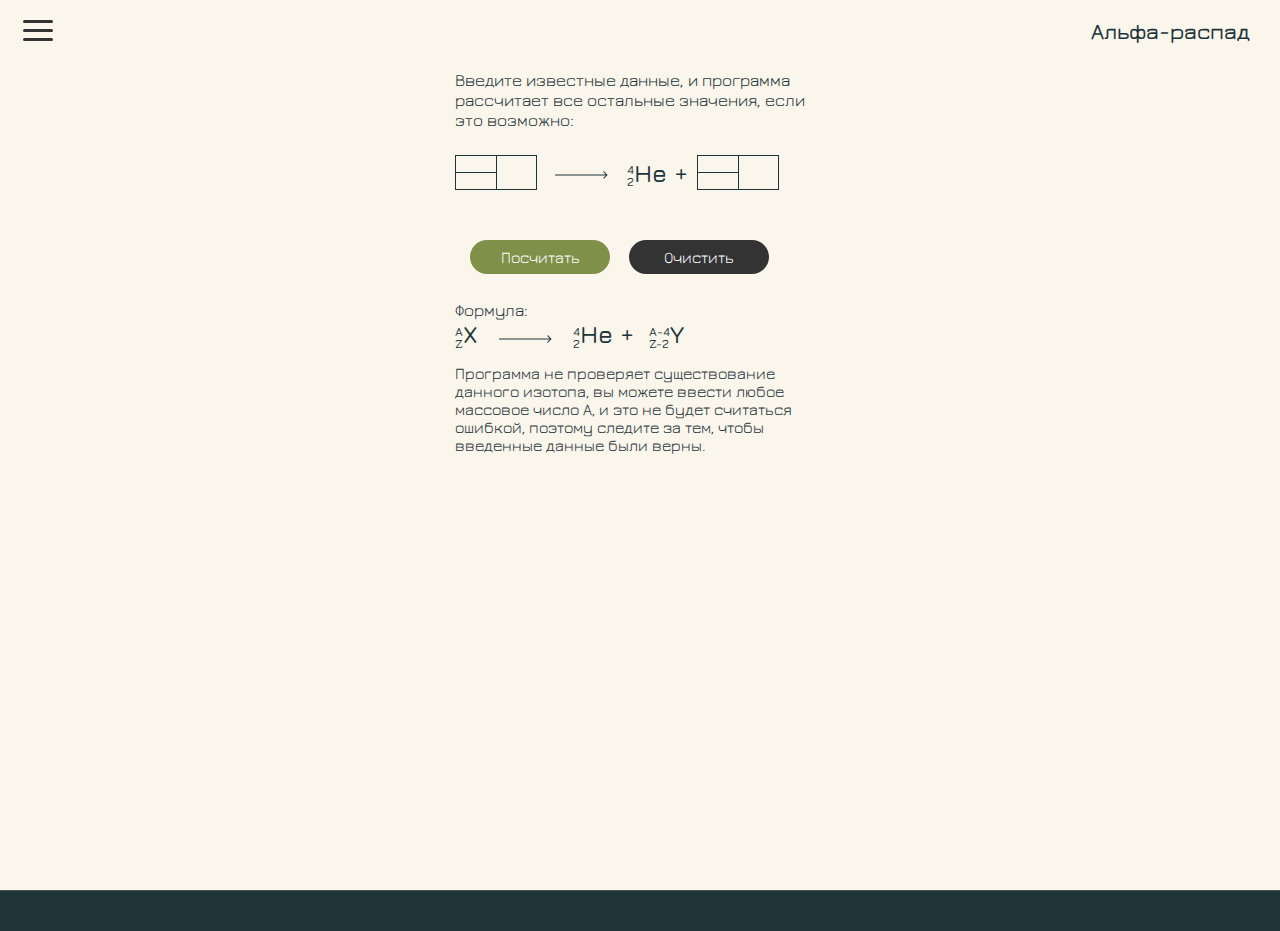
<file: alpha decay.html>
<!DOCTYPE html>
<html lang="en">

<head>
    <meta charset="UTF-8">
    <meta name="viewport" content="width=device-width, initial-scale=1.0">
    <meta name="description"
        content="Калькулятор альфа-распада. Введите исходный химический элемент (выберите изотоп по зарядовому и массовому числам Z и A), вычислите продукты альфа-распада и наоборот.">
    <title>Калькулятор альфа-распада онлайн. | Физика: таблицы, формулы, расчеты</title>
    <link rel="stylesheet" href="styles/index.css">
    <link rel="stylesheet" href="styles/decay.css">
    <link rel="preconnect" href="https://fonts.googleapis.com">
    <link rel="preconnect" href="https://fonts.gstatic.com" crossorigin>
    <link href="https://fonts.googleapis.com/css2?family=Jura:wght@400;600&display=swap" rel="stylesheet">

</head>
<script>    counter = 1  </script>

<body class="bodywork">
    <header class="headeron">
        </button>
        <div id="heading">
            <h1>Альфа-распад</h1>
        </div>
    </header>
    <div id="content">
        <div id="menu" class="menuoff">
            <div id="menulist">
                <h3>Расчет</h3>
                <h4>Механика</h4>
                <ul>
                    <div class="list">
                        <li><a href="kinematics.html">Кинематика</a></a></li>
                        <!-- <li><a href="statics.html">Статика</a></li> -->
                    </div>
                </ul>
                <h4>Ядерная физика</h4>
                <ul>
                    <div class="list">
                        <li><a href="alpha decay.html">Альфа-распад</a></li>
                        <li><a href="beta decay.html">Бета-распад</a></li>
                    </div>
                </ul>
                <h4>Молекулярная физика</h4>
                <ul>
                    <div class="list">
                        <li><a href="amount of heat.html">Колличество теплоты</a></li>
                    </div>
                </ul>
                <h3>Таблицы</h3>
                <ul>
                    <div class="list">
                        <li><a href="basic physical quantities.html">Базовые физические величины</a></li>
                        <li><a href="decimal prefixes.html">Десятичные приставки</a></li>
                        <li><a href="basic physical constants.html">Основные физические постоянные</a></li>
                    </div>
                </ul>
            </div>
        </div>
        <div id="work">
            <h2 class="enter-known-values">Введите известные данные, и программа рассчитает все остальные значения, если
                это возможно: </h2>
            <table>
                <tr>
                    <td class="index Abefore">
                        <input id="Abefore" type="number">
                    </td>
                    <td id="elementbefore" class="element" rowspan="2"></td>
                    <td rowspan="2"><svg id="arrow" xmlns="http://www.w3.org/2000/svg" width="53" height="8"
                            viewBox="0 0 53 8" fill="none">
                            <path
                                d="M52.3536 4.35355C52.5488 4.15829 52.5488 3.84171 52.3536 3.64645L49.1716 0.464466C48.9763 0.269204 48.6597 0.269204 48.4645 0.464466C48.2692 0.659728 48.2692 0.976311 48.4645 1.17157L51.2929 4L48.4645 6.82843C48.2692 7.02369 48.2692 7.34027 48.4645 7.53553C48.6597 7.7308 48.9763 7.7308 49.1716 7.53553L52.3536 4.35355ZM0 4.5H52V3.5H0V4.5Z"
                                fill="#1F3439" />
                        </svg></td>
                    <td rowspan="2"><span class="electron"><span><sup>4</sup><sub>2</sub></span>He + </span></td>
                    <td id="index Aafter" class="index">
                        <input id="Aafter" type="number">
                    </td>
                    <td id="elementafter" class="element" rowspan="2"></td>
                </tr>
                <tr>
                    <td class="index Zbefore">
                        <input id="Zbefore" type="number">
                    </td>
                    <td class="index Zafter">
                        <input id="Zafter" type="number">
                    </td>
                </tr>
            </table>
            <div class="not-enough-data" style="display: none;"><svg xmlns="http://www.w3.org/2000/svg" width="175"
                    height="20" viewBox="0 0 175 20" fill="#9F1420">
                    <path fill-rule="evenodd" clip-rule="evenodd"
                        d="M10 19C14.9706 19 19 14.9706 19 10C19 5.02944 14.9706 1 10 1C5.02944 1 1 5.02944 1 10C1 14.9706 5.02944 19 10 19ZM10 20C15.5228 20 20 15.5228 20 10C20 4.47715 15.5228 0 10 0C4.47715 0 0 4.47715 0 10C0 15.5228 4.47715 20 10 20ZM10.0114 12.4075C9.71675 12.4075 9.56942 12.2602 9.56942 11.9655V3.6355C9.56942 3.34083 9.71675 3.1935 10.0114 3.1935C10.3118 3.1935 10.4619 3.34083 10.4619 3.6355V11.9655C10.4619 12.2602 10.3118 12.4075 10.0114 12.4075ZM9.84992 15C9.52126 15 9.35692 14.8328 9.35692 14.4985V14.1755C9.35692 13.8525 9.52126 13.691 9.84992 13.691H10.1644C10.4874 13.691 10.6489 13.8525 10.6489 14.1755V14.4985C10.6489 14.8328 10.4874 15 10.1644 15H9.84992ZM29.7712 14.636C29.7712 14.958 29.8949 15.119 30.1422 15.119C30.3849 15.119 30.5062 14.958 30.5062 14.636V10.562H35.5042V14.636C35.5042 14.958 35.6279 15.119 35.8752 15.119C36.1179 15.119 36.2392 14.958 36.2392 14.636V6.474C36.2392 6.14267 36.1179 5.977 35.8752 5.977C35.6279 5.977 35.5042 6.14267 35.5042 6.474V9.827H30.5062V6.474C30.5062 6.14267 30.3755 5.977 30.1142 5.977C29.8855 5.977 29.7712 6.14267 29.7712 6.474V14.636ZM39.5706 14.811C40.0232 14.951 40.6089 15.021 41.3276 15.021H43.3716C43.7589 15.021 44.0529 14.9557 44.2536 14.825C44.4542 14.6897 44.5919 14.503 44.6666 14.265C44.7412 14.0223 44.7786 13.747 44.7786 13.439C44.7786 13.285 44.7436 13.166 44.6736 13.082C44.6036 12.998 44.5149 12.956 44.4076 12.956C44.3096 12.956 44.2232 13.0003 44.1486 13.089C44.0786 13.173 44.0436 13.3013 44.0436 13.474C44.0436 13.7633 43.9876 13.971 43.8756 14.097C43.7682 14.223 43.5676 14.286 43.2736 14.286H41.3276C40.7162 14.286 40.2379 14.244 39.8926 14.16C39.5519 14.0713 39.3139 13.901 39.1786 13.649C39.0432 13.397 38.9756 13.0237 38.9756 12.529V11.57H44.8136V11.003C44.8136 10.3543 44.7062 9.85033 44.4916 9.491C44.2769 9.13167 43.9409 8.882 43.4836 8.742C43.0309 8.59733 42.4476 8.525 41.7336 8.525H41.3276C40.6089 8.525 40.0232 8.59733 39.5706 8.742C39.1179 8.882 38.7819 9.13167 38.5626 9.491C38.3479 9.85033 38.2406 10.3543 38.2406 11.003V12.536C38.2406 13.1893 38.3479 13.6957 38.5626 14.055C38.7819 14.4143 39.1179 14.6663 39.5706 14.811ZM44.0716 10.835H38.9756C38.9849 10.2143 39.1389 9.79667 39.4376 9.582C39.6149 9.456 39.8576 9.372 40.1656 9.33C40.4736 9.28333 40.8609 9.26 41.3276 9.26H41.7336C42.2049 9.26 42.5969 9.28567 42.9096 9.337C43.2269 9.38367 43.4719 9.47933 43.6446 9.624C43.9199 9.84333 44.0622 10.247 44.0716 10.835ZM45.764 15.812C45.764 16.1433 45.8877 16.309 46.135 16.309C46.3777 16.309 46.499 16.1433 46.499 15.812V15.021H52.281V15.812C52.281 16.1433 52.4047 16.309 52.652 16.309C52.8947 16.309 53.016 16.1433 53.016 15.812V15.105C53.016 14.559 52.778 14.286 52.302 14.286H51.7V8.525H48.018C48.018 10.7922 47.5519 12.7126 46.6195 14.286H46.506C46.0114 14.2813 45.764 14.5543 45.764 15.105V15.812ZM50.958 14.286H47.437C48.3097 12.7787 48.753 11.1033 48.767 9.26H50.958V14.286ZM55.5256 14.811C55.9783 14.951 56.564 15.021 57.2826 15.021H57.6886C58.4026 15.021 58.986 14.951 59.4386 14.811C59.896 14.6663 60.232 14.4143 60.4466 14.055C60.6613 13.6957 60.7686 13.1893 60.7686 12.536V11.003C60.7686 10.3543 60.6613 9.85033 60.4466 9.491C60.232 9.13167 59.896 8.882 59.4386 8.742C58.986 8.59733 58.4026 8.525 57.6886 8.525H57.2826C56.564 8.525 55.9783 8.59733 55.5256 8.742C55.073 8.882 54.737 9.13167 54.5176 9.491C54.303 9.85033 54.1956 10.3543 54.1956 11.003V12.536C54.1956 13.1893 54.303 13.6957 54.5176 14.055C54.737 14.4143 55.073 14.6663 55.5256 14.811ZM57.6886 14.286H57.2826C56.6713 14.286 56.193 14.244 55.8476 14.16C55.507 14.0713 55.269 13.901 55.1336 13.649C54.9983 13.397 54.9306 13.0237 54.9306 12.529V11.017C54.9306 10.5037 55.0006 10.121 55.1406 9.869C55.2806 9.617 55.521 9.45367 55.8616 9.379C56.207 9.29967 56.6806 9.26 57.2826 9.26H57.6886C58.2813 9.26 58.748 9.29967 59.0886 9.379C59.4293 9.45367 59.672 9.617 59.8166 9.869C59.9613 10.1163 60.0336 10.499 60.0336 11.017V12.529C60.0336 13.019 59.966 13.3923 59.8306 13.649C59.6953 13.901 59.4573 14.0713 59.1166 14.16C58.776 14.244 58.3 14.286 57.6886 14.286ZM63.7834 14.811C64.2361 14.951 64.8218 15.021 65.5404 15.021H67.5144C67.8784 15.021 68.1631 14.958 68.3684 14.832C68.5738 14.706 68.7161 14.5333 68.7954 14.314C68.8794 14.0947 68.9214 13.8473 68.9214 13.572C68.9214 13.348 68.8911 13.1893 68.8304 13.096C68.7698 13.0027 68.6788 12.956 68.5574 12.956C68.4501 12.956 68.3638 12.9957 68.2984 13.075C68.2331 13.1543 68.1958 13.2873 68.1864 13.474C68.1724 13.7353 68.1258 13.936 68.0464 14.076C67.9671 14.216 67.7571 14.286 67.4164 14.286H65.5404C64.9291 14.286 64.4508 14.244 64.1054 14.16C63.7648 14.0713 63.5268 13.901 63.3914 13.649C63.2561 13.397 63.1884 13.0237 63.1884 12.529V11.017C63.1884 10.5037 63.2584 10.121 63.3984 9.869C63.5384 9.617 63.7788 9.45367 64.1194 9.379C64.4648 9.29967 64.9384 9.26 65.5404 9.26H67.4164C67.7524 9.26 67.9624 9.33467 68.0464 9.484C68.1351 9.63333 68.1818 9.82933 68.1864 10.072C68.1864 10.1933 68.2098 10.31 68.2564 10.422C68.3078 10.534 68.4058 10.59 68.5504 10.59C68.6811 10.59 68.7744 10.541 68.8304 10.443C68.8911 10.345 68.9214 10.184 68.9214 9.96C68.9214 9.71733 68.8841 9.48633 68.8094 9.267C68.7348 9.04767 68.5994 8.87033 68.4034 8.735C68.2074 8.595 67.9251 8.525 67.5564 8.525H65.5404C64.8218 8.525 64.2361 8.59733 63.7834 8.742C63.3308 8.882 62.9948 9.13167 62.7754 9.491C62.5608 9.85033 62.4534 10.3543 62.4534 11.003V12.536C62.4534 13.1893 62.5608 13.6957 62.7754 14.055C62.9948 14.4143 63.3308 14.6663 63.7834 14.811ZM72.5139 14.678C72.5139 14.972 72.6422 15.119 72.8989 15.119C73.0202 15.119 73.1135 15.0793 73.1789 15C73.2489 14.9253 73.2839 14.818 73.2839 14.678V9.26H75.4049C75.7129 9.26 75.8669 9.13633 75.8669 8.889C75.8669 8.64633 75.7129 8.525 75.4049 8.525H70.3859C70.0732 8.525 69.9169 8.64633 69.9169 8.889C69.9169 9.13633 70.0732 9.26 70.3859 9.26H72.5139V14.678ZM82.1543 14.986C82.201 15.0747 82.285 15.119 82.4063 15.119C82.6536 15.119 82.7773 14.958 82.7773 14.636V10.303C82.7773 9.63567 82.677 9.17367 82.4763 8.917C82.2756 8.65567 81.907 8.525 81.3703 8.525H79.2003C78.491 8.525 77.9286 8.651 77.5133 8.903C77.1026 9.15033 76.8973 9.52367 76.8973 10.023C76.8973 10.373 77.0186 10.548 77.2613 10.548C77.4153 10.548 77.5133 10.5083 77.5553 10.429C77.602 10.3497 77.6276 10.2353 77.6323 10.086C77.6323 9.89467 77.6883 9.73833 77.8003 9.617C77.9123 9.49567 78.0896 9.407 78.3323 9.351C78.5796 9.29033 78.9016 9.26 79.2983 9.26H81.2723C81.5663 9.26 81.767 9.32067 81.8743 9.442C81.9863 9.55867 82.0423 9.76633 82.0423 10.065V10.877H79.9843C79.597 10.877 79.219 10.9003 78.8503 10.947C78.4863 10.9937 78.155 11.0917 77.8563 11.241C77.5623 11.3903 77.329 11.6143 77.1563 11.913C76.9836 12.2117 76.8973 12.6177 76.8973 13.131C76.8973 13.775 77.035 14.251 77.3103 14.559C77.5903 14.867 77.952 15.021 78.3953 15.021H79.6973C80.262 15.021 80.7496 14.93 81.1603 14.748C81.5172 14.5898 81.8176 14.3524 82.0617 14.0356C82.0646 14.232 82.0674 14.3972 82.0703 14.531C82.0796 14.7457 82.1076 14.8973 82.1543 14.986ZM79.6973 14.3H78.4093C78.204 14.3 78.022 14.2043 77.8633 14.013C77.7093 13.8217 77.6323 13.5067 77.6323 13.068C77.6323 12.6433 77.7186 12.326 77.8913 12.116C78.0686 11.906 78.3323 11.7683 78.6823 11.703C79.0323 11.633 79.4663 11.598 79.9843 11.598H82.0434C82.036 12.458 81.863 13.116 81.5243 13.572C81.165 14.0573 80.556 14.3 79.6973 14.3ZM86.5549 14.678C86.5549 14.972 86.6832 15.119 86.9399 15.119C87.0612 15.119 87.1545 15.0793 87.2199 15C87.2899 14.9253 87.3249 14.818 87.3249 14.678V9.26H89.4459C89.7539 9.26 89.9079 9.13633 89.9079 8.889C89.9079 8.64633 89.7539 8.525 89.4459 8.525H84.4269C84.1142 8.525 83.9579 8.64633 83.9579 8.889C83.9579 9.13633 84.1142 9.26 84.4269 9.26H86.5549V14.678ZM92.2893 14.811C92.742 14.951 93.3276 15.021 94.0463 15.021H94.4523C95.1663 15.021 95.7496 14.951 96.2023 14.811C96.6596 14.6663 96.9956 14.4143 97.2103 14.055C97.425 13.6957 97.5323 13.1893 97.5323 12.536V11.003C97.5323 10.3543 97.425 9.85033 97.2103 9.491C96.9956 9.13167 96.6596 8.882 96.2023 8.742C95.7496 8.59733 95.1663 8.525 94.4523 8.525H94.0463C93.3276 8.525 92.742 8.59733 92.2893 8.742C91.8366 8.882 91.5006 9.13167 91.2813 9.491C91.0666 9.85033 90.9593 10.3543 90.9593 11.003V12.536C90.9593 13.1893 91.0666 13.6957 91.2813 14.055C91.5006 14.4143 91.8366 14.6663 92.2893 14.811ZM94.4523 14.286H94.0463C93.435 14.286 92.9566 14.244 92.6113 14.16C92.2706 14.0713 92.0326 13.901 91.8973 13.649C91.762 13.397 91.6943 13.0237 91.6943 12.529V11.017C91.6943 10.5037 91.7643 10.121 91.9043 9.869C92.0443 9.617 92.2846 9.45367 92.6253 9.379C92.9706 9.29967 93.4443 9.26 94.0463 9.26H94.4523C95.045 9.26 95.5116 9.29967 95.8523 9.379C96.193 9.45367 96.4356 9.617 96.5803 9.869C96.725 10.1163 96.7973 10.499 96.7973 11.017V12.529C96.7973 13.019 96.7296 13.3923 96.5943 13.649C96.459 13.901 96.221 14.0713 95.8803 14.16C95.5396 14.244 95.0636 14.286 94.4523 14.286ZM104.775 14.622C104.775 14.9533 104.901 15.119 105.153 15.119C105.391 15.119 105.51 14.9533 105.51 14.622V8.91C105.51 8.588 105.386 8.427 105.139 8.427C104.896 8.427 104.775 8.588 104.775 8.91V9.96C104.775 10.7767 104.579 11.3997 104.187 11.829C103.795 12.2583 103.226 12.473 102.479 12.473H102.052C101.469 12.473 101.011 12.4287 100.68 12.34C100.349 12.2513 100.115 12.081 99.9801 11.829C99.8448 11.577 99.7771 11.2037 99.7771 10.709V8.91C99.7771 8.588 99.6535 8.427 99.4061 8.427C99.1635 8.427 99.0421 8.588 99.0421 8.91V10.716C99.0421 11.3647 99.1471 11.871 99.3571 12.235C99.5718 12.599 99.9008 12.8533 100.344 12.998C100.787 13.138 101.357 13.208 102.052 13.208H102.479C103.478 13.208 104.243 12.9047 104.775 12.298V14.622ZM107.541 14.636C107.541 14.958 107.662 15.119 107.905 15.119C108.152 15.119 108.276 14.958 108.276 14.636V11.948H113.134V14.636C113.134 14.958 113.255 15.119 113.498 15.119C113.745 15.119 113.869 14.958 113.869 14.636V8.924C113.869 8.59267 113.745 8.427 113.498 8.427C113.255 8.427 113.134 8.59267 113.134 8.924V11.213H108.276V8.924C108.276 8.59267 108.143 8.427 107.877 8.427C107.653 8.427 107.541 8.59267 107.541 8.924V14.636ZM117.063 14.811C117.515 14.951 118.101 15.021 118.82 15.021H119.226C119.94 15.021 120.523 14.951 120.976 14.811C121.433 14.6663 121.769 14.4143 121.984 14.055C122.198 13.6957 122.306 13.1893 122.306 12.536V11.003C122.306 10.3543 122.198 9.85033 121.984 9.491C121.769 9.13167 121.433 8.882 120.976 8.742C120.523 8.59733 119.94 8.525 119.226 8.525H118.82C118.101 8.525 117.515 8.59733 117.063 8.742C116.61 8.882 116.274 9.13167 116.055 9.491C115.84 9.85033 115.733 10.3543 115.733 11.003V12.536C115.733 13.1893 115.84 13.6957 116.055 14.055C116.274 14.4143 116.61 14.6663 117.063 14.811ZM119.226 14.286H118.82C118.208 14.286 117.73 14.244 117.385 14.16C117.044 14.0713 116.806 13.901 116.671 13.649C116.535 13.397 116.468 13.0237 116.468 12.529V11.017C116.468 10.5037 116.538 10.121 116.678 9.869C116.818 9.617 117.058 9.45367 117.399 9.379C117.744 9.29967 118.218 9.26 118.82 9.26H119.226C119.818 9.26 120.285 9.29967 120.626 9.379C120.966 9.45367 121.209 9.617 121.354 9.869C121.498 10.1163 121.571 10.499 121.571 11.017V12.529C121.571 13.019 121.503 13.3923 121.368 13.649C121.232 13.901 120.994 14.0713 120.654 14.16C120.313 14.244 119.837 14.286 119.226 14.286ZM126.797 15.812C126.797 16.1433 126.921 16.309 127.168 16.309C127.411 16.309 127.532 16.1433 127.532 15.812V15.021H133.314V15.812C133.314 16.1433 133.438 16.309 133.685 16.309C133.928 16.309 134.049 16.1433 134.049 15.812V15.105C134.049 14.559 133.811 14.286 133.335 14.286H132.733V8.525H129.051C129.051 10.7922 128.585 12.7126 127.653 14.286H127.539C127.045 14.2813 126.797 14.5543 126.797 15.105V15.812ZM131.991 14.286H128.47C129.343 12.7787 129.786 11.1033 129.8 9.26H131.991V14.286ZM140.465 14.986C140.512 15.0747 140.596 15.119 140.717 15.119C140.964 15.119 141.088 14.958 141.088 14.636V10.303C141.088 9.63567 140.988 9.17367 140.787 8.917C140.586 8.65567 140.217 8.525 139.681 8.525H137.511C136.801 8.525 136.239 8.651 135.824 8.903C135.413 9.15033 135.208 9.52367 135.208 10.023C135.208 10.373 135.329 10.548 135.572 10.548C135.726 10.548 135.824 10.5083 135.866 10.429C135.913 10.3497 135.938 10.2353 135.943 10.086C135.943 9.89467 135.999 9.73833 136.111 9.617C136.223 9.49567 136.4 9.407 136.643 9.351C136.89 9.29033 137.212 9.26 137.609 9.26H139.583C139.877 9.26 140.077 9.32067 140.185 9.442C140.297 9.55867 140.353 9.76633 140.353 10.065V10.877H138.295C137.908 10.877 137.529 10.9003 137.161 10.947C136.797 10.9937 136.465 11.0917 136.167 11.241C135.873 11.3903 135.639 11.6143 135.467 11.913C135.294 12.2117 135.208 12.6177 135.208 13.131C135.208 13.775 135.346 14.251 135.621 14.559C135.901 14.867 136.262 15.021 136.706 15.021H138.008C138.573 15.021 139.06 14.93 139.471 14.748C139.828 14.5898 140.128 14.3524 140.372 14.0356C140.375 14.232 140.378 14.3972 140.381 14.531C140.39 14.7457 140.418 14.8973 140.465 14.986ZM138.008 14.3H136.72C136.514 14.3 136.333 14.2043 136.174 14.013C136.02 13.8217 135.943 13.5067 135.943 13.068C135.943 12.6433 136.029 12.326 136.202 12.116C136.379 11.906 136.643 11.7683 136.993 11.703C137.343 11.633 137.777 11.598 138.295 11.598H140.354C140.347 12.458 140.174 13.116 139.835 13.572C139.476 14.0573 138.867 14.3 138.008 14.3ZM143.087 14.636C143.087 14.958 143.209 15.119 143.451 15.119C143.699 15.119 143.822 14.958 143.822 14.636V11.948H148.68V14.636C148.68 14.958 148.802 15.119 149.044 15.119C149.292 15.119 149.415 14.958 149.415 14.636V8.924C149.415 8.59267 149.292 8.427 149.044 8.427C148.802 8.427 148.68 8.59267 148.68 8.924V11.213H143.822V8.924C143.822 8.59267 143.689 8.427 143.423 8.427C143.199 8.427 143.087 8.59267 143.087 8.924V14.636ZM151.455 14.636C151.455 14.958 151.576 15.119 151.819 15.119C152.066 15.119 152.19 14.958 152.19 14.636V11.948H157.048V14.636C157.048 14.958 157.169 15.119 157.412 15.119C157.659 15.119 157.783 14.958 157.783 14.636V8.924C157.783 8.59267 157.659 8.427 157.412 8.427C157.169 8.427 157.048 8.59267 157.048 8.924V11.213H152.19V8.924C152.19 8.59267 152.057 8.427 151.791 8.427C151.567 8.427 151.455 8.59267 151.455 8.924V14.636ZM159.836 8.924V15.021H163.546C163.975 15.0163 164.355 14.951 164.687 14.825C165.023 14.6943 165.286 14.4937 165.478 14.223C165.674 13.9477 165.772 13.5907 165.772 13.152C165.772 12.718 165.674 12.3657 165.478 12.095C165.286 11.8197 165.023 11.619 164.687 11.493C164.355 11.3623 163.975 11.297 163.546 11.297H160.571V8.924C160.571 8.59267 160.447 8.427 160.2 8.427C159.957 8.427 159.836 8.59267 159.836 8.924ZM163.441 14.286H160.571V12.032H163.441C163.711 12.032 163.968 12.0577 164.211 12.109C164.458 12.1557 164.659 12.2607 164.813 12.424C164.967 12.5827 165.044 12.8277 165.044 13.159C165.044 13.5557 164.904 13.8427 164.624 14.02C164.348 14.1973 163.954 14.286 163.441 14.286ZM166.549 14.72C166.549 15.0187 166.67 15.168 166.913 15.168C167.16 15.168 167.284 15.0187 167.284 14.72V8.84C167.284 8.686 167.251 8.56933 167.186 8.49C167.125 8.41067 167.034 8.371 166.913 8.371C166.796 8.371 166.705 8.41067 166.64 8.49C166.579 8.56933 166.549 8.686 166.549 8.84V14.72ZM168.946 15.077C169.02 15.1423 169.114 15.175 169.226 15.175C169.328 15.175 169.431 15.1167 169.534 15L171.858 12.298L174.161 15C174.263 15.1167 174.364 15.175 174.462 15.175C174.569 15.175 174.66 15.1423 174.735 15.077C174.814 15.0117 174.854 14.93 174.854 14.832C174.854 14.7853 174.842 14.734 174.819 14.678C174.8 14.622 174.763 14.5637 174.707 14.503L172.341 11.78L174.707 9.029C174.805 8.92167 174.854 8.81667 174.854 8.714C174.854 8.616 174.814 8.53433 174.735 8.469C174.66 8.40367 174.571 8.371 174.469 8.371C174.371 8.371 174.268 8.42933 174.161 8.546L171.858 11.241L169.534 8.546C169.431 8.42933 169.326 8.371 169.219 8.371C169.116 8.371 169.025 8.40367 168.946 8.469C168.871 8.53433 168.834 8.616 168.834 8.714C168.834 8.81667 168.88 8.92167 168.974 9.029L171.34 11.78L168.974 14.503C168.922 14.5637 168.885 14.622 168.862 14.678C168.843 14.734 168.834 14.7853 168.834 14.832C168.834 14.93 168.871 15.0117 168.946 15.077Z"
                        fill="#9F1420" />
                </svg></div>
            <div id="btns">
                <button id="calculate">Посчитать</button>
                <button id="clear">Очистить</button>
            </div>
            <h2>Формула:</h2>
            <span class="electron abstract-element"><span><sup>A</sup><sub>Z</sub></span>X</span>
            <svg id="arrow" xmlns="http://www.w3.org/2000/svg" width="53" height="8" viewBox="0 0 53 8" fill="none">
                <path
                    d="M52.3536 4.35355C52.5488 4.15829 52.5488 3.84171 52.3536 3.64645L49.1716 0.464466C48.9763 0.269204 48.6597 0.269204 48.4645 0.464466C48.2692 0.659728 48.2692 0.976311 48.4645 1.17157L51.2929 4L48.4645 6.82843C48.2692 7.02369 48.2692 7.34027 48.4645 7.53553C48.6597 7.7308 48.9763 7.7308 49.1716 7.53553L52.3536 4.35355ZM0 4.5H52V3.5H0V4.5Z"
                    fill="#1F3439" />
            </svg>
            <span class="electron"><span><sup>4</sup><sub>2</sub></span>He + </span>
            <span class="electron abstract-element"><span><sup>A-4</sup><sub>Z-2</sub></span>Y</span>
            <p>Программа не проверяет существование данного изотопа, вы можете ввести любое массовое число А, и это не
                будет считаться ошибкой, поэтому следите за тем, чтобы введенные данные были верны.</p>
        </div>

        <button id="menubutton">
            <div id="inner">
                <span class="line line1"></span>
                <span class="line line2"></span>
                <span class="line line3"></span>
            </div>
        </button>
    </div>
    <footer></footer>
</body>
<script src="https://code.jquery.com/jquery-3.7.1.slim.min.js"
    integrity="sha256-kmHvs0B+OpCW5GVHUNjv9rOmY0IvSIRcf7zGUDTDQM8=" crossorigin="anonymous"></script>

<script src="JavaScript/index.js"></script>
<script src="JavaScript/periodic table.js"></script>
<script src="JavaScript/alpha decay.js"></script>

</html>
</file>
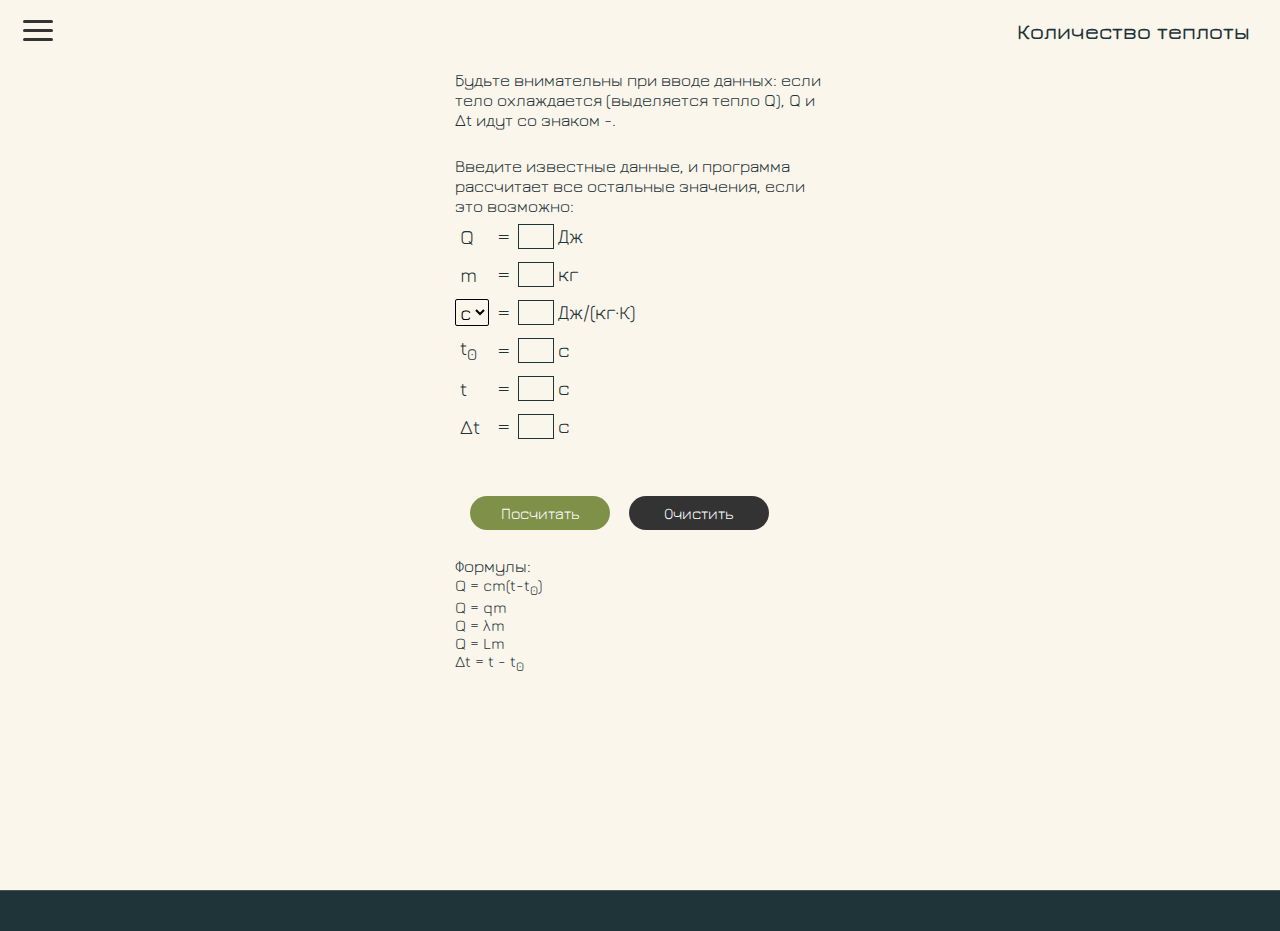
<file: amount of heat.html>
<!DOCTYPE html>
<html lang="en">

<head>
    <meta charset="UTF-8">
    <meta name="viewport" content="width=device-width, initial-scale=1.0">
    <meta name="description"
        content="Калькулятор онлайн расчета количества теплоты, теплоемкости, массы, начальной и конечной температур. Формулы количества теплоты. Введите известные данные, вычислите все остальные возможные значения.">
    <title>Калькулятор количества теплоты онлайн. | Физика: таблицы, формулы, расчеты</title>
    <link rel="stylesheet" href="styles/index.css">
    <link rel="stylesheet" href="styles/amount of heat.css">
    <link rel="preconnect" href="https://fonts.googleapis.com">
    <link rel="preconnect" href="https://fonts.gstatic.com" crossorigin>
    <link href="https://fonts.googleapis.com/css2?family=Jura:wght@400;600&display=swap" rel="stylesheet">

</head>
<script>    counter = 1  </script>

<body class="bodywork">
    <header class="headeron">
        </button>
        <div id="heading">
            <h1>Количество теплоты</h1>
        </div>
    </header>
    <div id="content">
        <div id="menu" class="menuoff">
            <div id="menulist">
                <h3>Расчет</h3>
                <h4>Механика</h4>
                <ul>
                    <div class="list">
                        <li><a href="kinematics.html">Кинематика</a></a></li>
                        <!-- <li><a href="statics.html">Статика</a></li> -->
                    </div>
                </ul>
                <h4>Ядерная физика</h4>
                <ul>
                    <div class="list">
                        <li><a href="alpha decay.html">Альфа-распад</a></li>
                        <li><a href="beta decay.html">Бета-распад</a></li>
                    </div>
                </ul>
                <h4>Молекулярная физика</h4>
                <ul>
                    <div class="list">
                        <li><a href="amount of heat.html">Количество теплоты</a></li>
                    </div>
                </ul>
                <h3>Таблицы</h3>
                <ul>
                    <div class="list">
                        <li><a href="basic physical quantities.html">Базовые физические величины</a></li>
                        <li><a href="decimal prefixes.html">Десятичные приставки</a></li>
                        <li><a href="basic physical constants.html">Основные физические постоянные</a></li>
                    </div>
                </ul>
            </div>
        </div>
        <div id="work">
            <h2>Будьте внимательны при вводе данных: если тело охлаждается (выделяется тепло Q), Q и Δt  идут со знаком -.</h2>
            <h2>Введите известные данные, и программа рассчитает все остальные значения, если это возможно:</h2>
            <table id="inputform">
                <tr>
                    <td class="property-name">Q</td>
                    <td class="property-equal">=</td>
                    <td><input id="Q" type="" class="input input1">
                        <div class="input-buffer input1-buffer"></div><span style="font-size: 20px;">Дж</span>
                        <div class="not-enough-data not-enough-data-Q" style="display: none;"><svg
                                xmlns="http://www.w3.org/2000/svg" width="175" height="20" viewBox="0 0 175 20"
                                fill="#9F1420">
                                <path fill-rule="evenodd" clip-rule="evenodd"
                                    d="M10 19C14.9706 19 19 14.9706 19 10C19 5.02944 14.9706 1 10 1C5.02944 1 1 5.02944 1 10C1 14.9706 5.02944 19 10 19ZM10 20C15.5228 20 20 15.5228 20 10C20 4.47715 15.5228 0 10 0C4.47715 0 0 4.47715 0 10C0 15.5228 4.47715 20 10 20ZM10.0114 12.4075C9.71675 12.4075 9.56942 12.2602 9.56942 11.9655V3.6355C9.56942 3.34083 9.71675 3.1935 10.0114 3.1935C10.3118 3.1935 10.4619 3.34083 10.4619 3.6355V11.9655C10.4619 12.2602 10.3118 12.4075 10.0114 12.4075ZM9.84992 15C9.52126 15 9.35692 14.8328 9.35692 14.4985V14.1755C9.35692 13.8525 9.52126 13.691 9.84992 13.691H10.1644C10.4874 13.691 10.6489 13.8525 10.6489 14.1755V14.4985C10.6489 14.8328 10.4874 15 10.1644 15H9.84992ZM29.7712 14.636C29.7712 14.958 29.8949 15.119 30.1422 15.119C30.3849 15.119 30.5062 14.958 30.5062 14.636V10.562H35.5042V14.636C35.5042 14.958 35.6279 15.119 35.8752 15.119C36.1179 15.119 36.2392 14.958 36.2392 14.636V6.474C36.2392 6.14267 36.1179 5.977 35.8752 5.977C35.6279 5.977 35.5042 6.14267 35.5042 6.474V9.827H30.5062V6.474C30.5062 6.14267 30.3755 5.977 30.1142 5.977C29.8855 5.977 29.7712 6.14267 29.7712 6.474V14.636ZM39.5706 14.811C40.0232 14.951 40.6089 15.021 41.3276 15.021H43.3716C43.7589 15.021 44.0529 14.9557 44.2536 14.825C44.4542 14.6897 44.5919 14.503 44.6666 14.265C44.7412 14.0223 44.7786 13.747 44.7786 13.439C44.7786 13.285 44.7436 13.166 44.6736 13.082C44.6036 12.998 44.5149 12.956 44.4076 12.956C44.3096 12.956 44.2232 13.0003 44.1486 13.089C44.0786 13.173 44.0436 13.3013 44.0436 13.474C44.0436 13.7633 43.9876 13.971 43.8756 14.097C43.7682 14.223 43.5676 14.286 43.2736 14.286H41.3276C40.7162 14.286 40.2379 14.244 39.8926 14.16C39.5519 14.0713 39.3139 13.901 39.1786 13.649C39.0432 13.397 38.9756 13.0237 38.9756 12.529V11.57H44.8136V11.003C44.8136 10.3543 44.7062 9.85033 44.4916 9.491C44.2769 9.13167 43.9409 8.882 43.4836 8.742C43.0309 8.59733 42.4476 8.525 41.7336 8.525H41.3276C40.6089 8.525 40.0232 8.59733 39.5706 8.742C39.1179 8.882 38.7819 9.13167 38.5626 9.491C38.3479 9.85033 38.2406 10.3543 38.2406 11.003V12.536C38.2406 13.1893 38.3479 13.6957 38.5626 14.055C38.7819 14.4143 39.1179 14.6663 39.5706 14.811ZM44.0716 10.835H38.9756C38.9849 10.2143 39.1389 9.79667 39.4376 9.582C39.6149 9.456 39.8576 9.372 40.1656 9.33C40.4736 9.28333 40.8609 9.26 41.3276 9.26H41.7336C42.2049 9.26 42.5969 9.28567 42.9096 9.337C43.2269 9.38367 43.4719 9.47933 43.6446 9.624C43.9199 9.84333 44.0622 10.247 44.0716 10.835ZM45.764 15.812C45.764 16.1433 45.8877 16.309 46.135 16.309C46.3777 16.309 46.499 16.1433 46.499 15.812V15.021H52.281V15.812C52.281 16.1433 52.4047 16.309 52.652 16.309C52.8947 16.309 53.016 16.1433 53.016 15.812V15.105C53.016 14.559 52.778 14.286 52.302 14.286H51.7V8.525H48.018C48.018 10.7922 47.5519 12.7126 46.6195 14.286H46.506C46.0114 14.2813 45.764 14.5543 45.764 15.105V15.812ZM50.958 14.286H47.437C48.3097 12.7787 48.753 11.1033 48.767 9.26H50.958V14.286ZM55.5256 14.811C55.9783 14.951 56.564 15.021 57.2826 15.021H57.6886C58.4026 15.021 58.986 14.951 59.4386 14.811C59.896 14.6663 60.232 14.4143 60.4466 14.055C60.6613 13.6957 60.7686 13.1893 60.7686 12.536V11.003C60.7686 10.3543 60.6613 9.85033 60.4466 9.491C60.232 9.13167 59.896 8.882 59.4386 8.742C58.986 8.59733 58.4026 8.525 57.6886 8.525H57.2826C56.564 8.525 55.9783 8.59733 55.5256 8.742C55.073 8.882 54.737 9.13167 54.5176 9.491C54.303 9.85033 54.1956 10.3543 54.1956 11.003V12.536C54.1956 13.1893 54.303 13.6957 54.5176 14.055C54.737 14.4143 55.073 14.6663 55.5256 14.811ZM57.6886 14.286H57.2826C56.6713 14.286 56.193 14.244 55.8476 14.16C55.507 14.0713 55.269 13.901 55.1336 13.649C54.9983 13.397 54.9306 13.0237 54.9306 12.529V11.017C54.9306 10.5037 55.0006 10.121 55.1406 9.869C55.2806 9.617 55.521 9.45367 55.8616 9.379C56.207 9.29967 56.6806 9.26 57.2826 9.26H57.6886C58.2813 9.26 58.748 9.29967 59.0886 9.379C59.4293 9.45367 59.672 9.617 59.8166 9.869C59.9613 10.1163 60.0336 10.499 60.0336 11.017V12.529C60.0336 13.019 59.966 13.3923 59.8306 13.649C59.6953 13.901 59.4573 14.0713 59.1166 14.16C58.776 14.244 58.3 14.286 57.6886 14.286ZM63.7834 14.811C64.2361 14.951 64.8218 15.021 65.5404 15.021H67.5144C67.8784 15.021 68.1631 14.958 68.3684 14.832C68.5738 14.706 68.7161 14.5333 68.7954 14.314C68.8794 14.0947 68.9214 13.8473 68.9214 13.572C68.9214 13.348 68.8911 13.1893 68.8304 13.096C68.7698 13.0027 68.6788 12.956 68.5574 12.956C68.4501 12.956 68.3638 12.9957 68.2984 13.075C68.2331 13.1543 68.1958 13.2873 68.1864 13.474C68.1724 13.7353 68.1258 13.936 68.0464 14.076C67.9671 14.216 67.7571 14.286 67.4164 14.286H65.5404C64.9291 14.286 64.4508 14.244 64.1054 14.16C63.7648 14.0713 63.5268 13.901 63.3914 13.649C63.2561 13.397 63.1884 13.0237 63.1884 12.529V11.017C63.1884 10.5037 63.2584 10.121 63.3984 9.869C63.5384 9.617 63.7788 9.45367 64.1194 9.379C64.4648 9.29967 64.9384 9.26 65.5404 9.26H67.4164C67.7524 9.26 67.9624 9.33467 68.0464 9.484C68.1351 9.63333 68.1818 9.82933 68.1864 10.072C68.1864 10.1933 68.2098 10.31 68.2564 10.422C68.3078 10.534 68.4058 10.59 68.5504 10.59C68.6811 10.59 68.7744 10.541 68.8304 10.443C68.8911 10.345 68.9214 10.184 68.9214 9.96C68.9214 9.71733 68.8841 9.48633 68.8094 9.267C68.7348 9.04767 68.5994 8.87033 68.4034 8.735C68.2074 8.595 67.9251 8.525 67.5564 8.525H65.5404C64.8218 8.525 64.2361 8.59733 63.7834 8.742C63.3308 8.882 62.9948 9.13167 62.7754 9.491C62.5608 9.85033 62.4534 10.3543 62.4534 11.003V12.536C62.4534 13.1893 62.5608 13.6957 62.7754 14.055C62.9948 14.4143 63.3308 14.6663 63.7834 14.811ZM72.5139 14.678C72.5139 14.972 72.6422 15.119 72.8989 15.119C73.0202 15.119 73.1135 15.0793 73.1789 15C73.2489 14.9253 73.2839 14.818 73.2839 14.678V9.26H75.4049C75.7129 9.26 75.8669 9.13633 75.8669 8.889C75.8669 8.64633 75.7129 8.525 75.4049 8.525H70.3859C70.0732 8.525 69.9169 8.64633 69.9169 8.889C69.9169 9.13633 70.0732 9.26 70.3859 9.26H72.5139V14.678ZM82.1543 14.986C82.201 15.0747 82.285 15.119 82.4063 15.119C82.6536 15.119 82.7773 14.958 82.7773 14.636V10.303C82.7773 9.63567 82.677 9.17367 82.4763 8.917C82.2756 8.65567 81.907 8.525 81.3703 8.525H79.2003C78.491 8.525 77.9286 8.651 77.5133 8.903C77.1026 9.15033 76.8973 9.52367 76.8973 10.023C76.8973 10.373 77.0186 10.548 77.2613 10.548C77.4153 10.548 77.5133 10.5083 77.5553 10.429C77.602 10.3497 77.6276 10.2353 77.6323 10.086C77.6323 9.89467 77.6883 9.73833 77.8003 9.617C77.9123 9.49567 78.0896 9.407 78.3323 9.351C78.5796 9.29033 78.9016 9.26 79.2983 9.26H81.2723C81.5663 9.26 81.767 9.32067 81.8743 9.442C81.9863 9.55867 82.0423 9.76633 82.0423 10.065V10.877H79.9843C79.597 10.877 79.219 10.9003 78.8503 10.947C78.4863 10.9937 78.155 11.0917 77.8563 11.241C77.5623 11.3903 77.329 11.6143 77.1563 11.913C76.9836 12.2117 76.8973 12.6177 76.8973 13.131C76.8973 13.775 77.035 14.251 77.3103 14.559C77.5903 14.867 77.952 15.021 78.3953 15.021H79.6973C80.262 15.021 80.7496 14.93 81.1603 14.748C81.5172 14.5898 81.8176 14.3524 82.0617 14.0356C82.0646 14.232 82.0674 14.3972 82.0703 14.531C82.0796 14.7457 82.1076 14.8973 82.1543 14.986ZM79.6973 14.3H78.4093C78.204 14.3 78.022 14.2043 77.8633 14.013C77.7093 13.8217 77.6323 13.5067 77.6323 13.068C77.6323 12.6433 77.7186 12.326 77.8913 12.116C78.0686 11.906 78.3323 11.7683 78.6823 11.703C79.0323 11.633 79.4663 11.598 79.9843 11.598H82.0434C82.036 12.458 81.863 13.116 81.5243 13.572C81.165 14.0573 80.556 14.3 79.6973 14.3ZM86.5549 14.678C86.5549 14.972 86.6832 15.119 86.9399 15.119C87.0612 15.119 87.1545 15.0793 87.2199 15C87.2899 14.9253 87.3249 14.818 87.3249 14.678V9.26H89.4459C89.7539 9.26 89.9079 9.13633 89.9079 8.889C89.9079 8.64633 89.7539 8.525 89.4459 8.525H84.4269C84.1142 8.525 83.9579 8.64633 83.9579 8.889C83.9579 9.13633 84.1142 9.26 84.4269 9.26H86.5549V14.678ZM92.2893 14.811C92.742 14.951 93.3276 15.021 94.0463 15.021H94.4523C95.1663 15.021 95.7496 14.951 96.2023 14.811C96.6596 14.6663 96.9956 14.4143 97.2103 14.055C97.425 13.6957 97.5323 13.1893 97.5323 12.536V11.003C97.5323 10.3543 97.425 9.85033 97.2103 9.491C96.9956 9.13167 96.6596 8.882 96.2023 8.742C95.7496 8.59733 95.1663 8.525 94.4523 8.525H94.0463C93.3276 8.525 92.742 8.59733 92.2893 8.742C91.8366 8.882 91.5006 9.13167 91.2813 9.491C91.0666 9.85033 90.9593 10.3543 90.9593 11.003V12.536C90.9593 13.1893 91.0666 13.6957 91.2813 14.055C91.5006 14.4143 91.8366 14.6663 92.2893 14.811ZM94.4523 14.286H94.0463C93.435 14.286 92.9566 14.244 92.6113 14.16C92.2706 14.0713 92.0326 13.901 91.8973 13.649C91.762 13.397 91.6943 13.0237 91.6943 12.529V11.017C91.6943 10.5037 91.7643 10.121 91.9043 9.869C92.0443 9.617 92.2846 9.45367 92.6253 9.379C92.9706 9.29967 93.4443 9.26 94.0463 9.26H94.4523C95.045 9.26 95.5116 9.29967 95.8523 9.379C96.193 9.45367 96.4356 9.617 96.5803 9.869C96.725 10.1163 96.7973 10.499 96.7973 11.017V12.529C96.7973 13.019 96.7296 13.3923 96.5943 13.649C96.459 13.901 96.221 14.0713 95.8803 14.16C95.5396 14.244 95.0636 14.286 94.4523 14.286ZM104.775 14.622C104.775 14.9533 104.901 15.119 105.153 15.119C105.391 15.119 105.51 14.9533 105.51 14.622V8.91C105.51 8.588 105.386 8.427 105.139 8.427C104.896 8.427 104.775 8.588 104.775 8.91V9.96C104.775 10.7767 104.579 11.3997 104.187 11.829C103.795 12.2583 103.226 12.473 102.479 12.473H102.052C101.469 12.473 101.011 12.4287 100.68 12.34C100.349 12.2513 100.115 12.081 99.9801 11.829C99.8448 11.577 99.7771 11.2037 99.7771 10.709V8.91C99.7771 8.588 99.6535 8.427 99.4061 8.427C99.1635 8.427 99.0421 8.588 99.0421 8.91V10.716C99.0421 11.3647 99.1471 11.871 99.3571 12.235C99.5718 12.599 99.9008 12.8533 100.344 12.998C100.787 13.138 101.357 13.208 102.052 13.208H102.479C103.478 13.208 104.243 12.9047 104.775 12.298V14.622ZM107.541 14.636C107.541 14.958 107.662 15.119 107.905 15.119C108.152 15.119 108.276 14.958 108.276 14.636V11.948H113.134V14.636C113.134 14.958 113.255 15.119 113.498 15.119C113.745 15.119 113.869 14.958 113.869 14.636V8.924C113.869 8.59267 113.745 8.427 113.498 8.427C113.255 8.427 113.134 8.59267 113.134 8.924V11.213H108.276V8.924C108.276 8.59267 108.143 8.427 107.877 8.427C107.653 8.427 107.541 8.59267 107.541 8.924V14.636ZM117.063 14.811C117.515 14.951 118.101 15.021 118.82 15.021H119.226C119.94 15.021 120.523 14.951 120.976 14.811C121.433 14.6663 121.769 14.4143 121.984 14.055C122.198 13.6957 122.306 13.1893 122.306 12.536V11.003C122.306 10.3543 122.198 9.85033 121.984 9.491C121.769 9.13167 121.433 8.882 120.976 8.742C120.523 8.59733 119.94 8.525 119.226 8.525H118.82C118.101 8.525 117.515 8.59733 117.063 8.742C116.61 8.882 116.274 9.13167 116.055 9.491C115.84 9.85033 115.733 10.3543 115.733 11.003V12.536C115.733 13.1893 115.84 13.6957 116.055 14.055C116.274 14.4143 116.61 14.6663 117.063 14.811ZM119.226 14.286H118.82C118.208 14.286 117.73 14.244 117.385 14.16C117.044 14.0713 116.806 13.901 116.671 13.649C116.535 13.397 116.468 13.0237 116.468 12.529V11.017C116.468 10.5037 116.538 10.121 116.678 9.869C116.818 9.617 117.058 9.45367 117.399 9.379C117.744 9.29967 118.218 9.26 118.82 9.26H119.226C119.818 9.26 120.285 9.29967 120.626 9.379C120.966 9.45367 121.209 9.617 121.354 9.869C121.498 10.1163 121.571 10.499 121.571 11.017V12.529C121.571 13.019 121.503 13.3923 121.368 13.649C121.232 13.901 120.994 14.0713 120.654 14.16C120.313 14.244 119.837 14.286 119.226 14.286ZM126.797 15.812C126.797 16.1433 126.921 16.309 127.168 16.309C127.411 16.309 127.532 16.1433 127.532 15.812V15.021H133.314V15.812C133.314 16.1433 133.438 16.309 133.685 16.309C133.928 16.309 134.049 16.1433 134.049 15.812V15.105C134.049 14.559 133.811 14.286 133.335 14.286H132.733V8.525H129.051C129.051 10.7922 128.585 12.7126 127.653 14.286H127.539C127.045 14.2813 126.797 14.5543 126.797 15.105V15.812ZM131.991 14.286H128.47C129.343 12.7787 129.786 11.1033 129.8 9.26H131.991V14.286ZM140.465 14.986C140.512 15.0747 140.596 15.119 140.717 15.119C140.964 15.119 141.088 14.958 141.088 14.636V10.303C141.088 9.63567 140.988 9.17367 140.787 8.917C140.586 8.65567 140.217 8.525 139.681 8.525H137.511C136.801 8.525 136.239 8.651 135.824 8.903C135.413 9.15033 135.208 9.52367 135.208 10.023C135.208 10.373 135.329 10.548 135.572 10.548C135.726 10.548 135.824 10.5083 135.866 10.429C135.913 10.3497 135.938 10.2353 135.943 10.086C135.943 9.89467 135.999 9.73833 136.111 9.617C136.223 9.49567 136.4 9.407 136.643 9.351C136.89 9.29033 137.212 9.26 137.609 9.26H139.583C139.877 9.26 140.077 9.32067 140.185 9.442C140.297 9.55867 140.353 9.76633 140.353 10.065V10.877H138.295C137.908 10.877 137.529 10.9003 137.161 10.947C136.797 10.9937 136.465 11.0917 136.167 11.241C135.873 11.3903 135.639 11.6143 135.467 11.913C135.294 12.2117 135.208 12.6177 135.208 13.131C135.208 13.775 135.346 14.251 135.621 14.559C135.901 14.867 136.262 15.021 136.706 15.021H138.008C138.573 15.021 139.06 14.93 139.471 14.748C139.828 14.5898 140.128 14.3524 140.372 14.0356C140.375 14.232 140.378 14.3972 140.381 14.531C140.39 14.7457 140.418 14.8973 140.465 14.986ZM138.008 14.3H136.72C136.514 14.3 136.333 14.2043 136.174 14.013C136.02 13.8217 135.943 13.5067 135.943 13.068C135.943 12.6433 136.029 12.326 136.202 12.116C136.379 11.906 136.643 11.7683 136.993 11.703C137.343 11.633 137.777 11.598 138.295 11.598H140.354C140.347 12.458 140.174 13.116 139.835 13.572C139.476 14.0573 138.867 14.3 138.008 14.3ZM143.087 14.636C143.087 14.958 143.209 15.119 143.451 15.119C143.699 15.119 143.822 14.958 143.822 14.636V11.948H148.68V14.636C148.68 14.958 148.802 15.119 149.044 15.119C149.292 15.119 149.415 14.958 149.415 14.636V8.924C149.415 8.59267 149.292 8.427 149.044 8.427C148.802 8.427 148.68 8.59267 148.68 8.924V11.213H143.822V8.924C143.822 8.59267 143.689 8.427 143.423 8.427C143.199 8.427 143.087 8.59267 143.087 8.924V14.636ZM151.455 14.636C151.455 14.958 151.576 15.119 151.819 15.119C152.066 15.119 152.19 14.958 152.19 14.636V11.948H157.048V14.636C157.048 14.958 157.169 15.119 157.412 15.119C157.659 15.119 157.783 14.958 157.783 14.636V8.924C157.783 8.59267 157.659 8.427 157.412 8.427C157.169 8.427 157.048 8.59267 157.048 8.924V11.213H152.19V8.924C152.19 8.59267 152.057 8.427 151.791 8.427C151.567 8.427 151.455 8.59267 151.455 8.924V14.636ZM159.836 8.924V15.021H163.546C163.975 15.0163 164.355 14.951 164.687 14.825C165.023 14.6943 165.286 14.4937 165.478 14.223C165.674 13.9477 165.772 13.5907 165.772 13.152C165.772 12.718 165.674 12.3657 165.478 12.095C165.286 11.8197 165.023 11.619 164.687 11.493C164.355 11.3623 163.975 11.297 163.546 11.297H160.571V8.924C160.571 8.59267 160.447 8.427 160.2 8.427C159.957 8.427 159.836 8.59267 159.836 8.924ZM163.441 14.286H160.571V12.032H163.441C163.711 12.032 163.968 12.0577 164.211 12.109C164.458 12.1557 164.659 12.2607 164.813 12.424C164.967 12.5827 165.044 12.8277 165.044 13.159C165.044 13.5557 164.904 13.8427 164.624 14.02C164.348 14.1973 163.954 14.286 163.441 14.286ZM166.549 14.72C166.549 15.0187 166.67 15.168 166.913 15.168C167.16 15.168 167.284 15.0187 167.284 14.72V8.84C167.284 8.686 167.251 8.56933 167.186 8.49C167.125 8.41067 167.034 8.371 166.913 8.371C166.796 8.371 166.705 8.41067 166.64 8.49C166.579 8.56933 166.549 8.686 166.549 8.84V14.72ZM168.946 15.077C169.02 15.1423 169.114 15.175 169.226 15.175C169.328 15.175 169.431 15.1167 169.534 15L171.858 12.298L174.161 15C174.263 15.1167 174.364 15.175 174.462 15.175C174.569 15.175 174.66 15.1423 174.735 15.077C174.814 15.0117 174.854 14.93 174.854 14.832C174.854 14.7853 174.842 14.734 174.819 14.678C174.8 14.622 174.763 14.5637 174.707 14.503L172.341 11.78L174.707 9.029C174.805 8.92167 174.854 8.81667 174.854 8.714C174.854 8.616 174.814 8.53433 174.735 8.469C174.66 8.40367 174.571 8.371 174.469 8.371C174.371 8.371 174.268 8.42933 174.161 8.546L171.858 11.241L169.534 8.546C169.431 8.42933 169.326 8.371 169.219 8.371C169.116 8.371 169.025 8.40367 168.946 8.469C168.871 8.53433 168.834 8.616 168.834 8.714C168.834 8.81667 168.88 8.92167 168.974 9.029L171.34 11.78L168.974 14.503C168.922 14.5637 168.885 14.622 168.862 14.678C168.843 14.734 168.834 14.7853 168.834 14.832C168.834 14.93 168.871 15.0117 168.946 15.077Z"
                                    fill="#9F1420" />
                            </svg></div>
                    </td>

                </tr>
                <tr>
                    <td class="property-name">m</td>
                    <td class="property-equal">=</td>
                    <td><input id="m" type="text" class="input input2">
                        <div class="input-buffer input2-buffer"></div><span style="font-size: 20px;">кг</span>
                        <div class="not-enough-data not-enough-data-m" style="display: none;"><svg
                                xmlns="http://www.w3.org/2000/svg" width="175" height="20" viewBox="0 0 175 20"
                                fill="#9F1420">
                                <path fill-rule="evenodd" clip-rule="evenodd"
                                    d="M10 19C14.9706 19 19 14.9706 19 10C19 5.02944 14.9706 1 10 1C5.02944 1 1 5.02944 1 10C1 14.9706 5.02944 19 10 19ZM10 20C15.5228 20 20 15.5228 20 10C20 4.47715 15.5228 0 10 0C4.47715 0 0 4.47715 0 10C0 15.5228 4.47715 20 10 20ZM10.0114 12.4075C9.71675 12.4075 9.56942 12.2602 9.56942 11.9655V3.6355C9.56942 3.34083 9.71675 3.1935 10.0114 3.1935C10.3118 3.1935 10.4619 3.34083 10.4619 3.6355V11.9655C10.4619 12.2602 10.3118 12.4075 10.0114 12.4075ZM9.84992 15C9.52126 15 9.35692 14.8328 9.35692 14.4985V14.1755C9.35692 13.8525 9.52126 13.691 9.84992 13.691H10.1644C10.4874 13.691 10.6489 13.8525 10.6489 14.1755V14.4985C10.6489 14.8328 10.4874 15 10.1644 15H9.84992ZM29.7712 14.636C29.7712 14.958 29.8949 15.119 30.1422 15.119C30.3849 15.119 30.5062 14.958 30.5062 14.636V10.562H35.5042V14.636C35.5042 14.958 35.6279 15.119 35.8752 15.119C36.1179 15.119 36.2392 14.958 36.2392 14.636V6.474C36.2392 6.14267 36.1179 5.977 35.8752 5.977C35.6279 5.977 35.5042 6.14267 35.5042 6.474V9.827H30.5062V6.474C30.5062 6.14267 30.3755 5.977 30.1142 5.977C29.8855 5.977 29.7712 6.14267 29.7712 6.474V14.636ZM39.5706 14.811C40.0232 14.951 40.6089 15.021 41.3276 15.021H43.3716C43.7589 15.021 44.0529 14.9557 44.2536 14.825C44.4542 14.6897 44.5919 14.503 44.6666 14.265C44.7412 14.0223 44.7786 13.747 44.7786 13.439C44.7786 13.285 44.7436 13.166 44.6736 13.082C44.6036 12.998 44.5149 12.956 44.4076 12.956C44.3096 12.956 44.2232 13.0003 44.1486 13.089C44.0786 13.173 44.0436 13.3013 44.0436 13.474C44.0436 13.7633 43.9876 13.971 43.8756 14.097C43.7682 14.223 43.5676 14.286 43.2736 14.286H41.3276C40.7162 14.286 40.2379 14.244 39.8926 14.16C39.5519 14.0713 39.3139 13.901 39.1786 13.649C39.0432 13.397 38.9756 13.0237 38.9756 12.529V11.57H44.8136V11.003C44.8136 10.3543 44.7062 9.85033 44.4916 9.491C44.2769 9.13167 43.9409 8.882 43.4836 8.742C43.0309 8.59733 42.4476 8.525 41.7336 8.525H41.3276C40.6089 8.525 40.0232 8.59733 39.5706 8.742C39.1179 8.882 38.7819 9.13167 38.5626 9.491C38.3479 9.85033 38.2406 10.3543 38.2406 11.003V12.536C38.2406 13.1893 38.3479 13.6957 38.5626 14.055C38.7819 14.4143 39.1179 14.6663 39.5706 14.811ZM44.0716 10.835H38.9756C38.9849 10.2143 39.1389 9.79667 39.4376 9.582C39.6149 9.456 39.8576 9.372 40.1656 9.33C40.4736 9.28333 40.8609 9.26 41.3276 9.26H41.7336C42.2049 9.26 42.5969 9.28567 42.9096 9.337C43.2269 9.38367 43.4719 9.47933 43.6446 9.624C43.9199 9.84333 44.0622 10.247 44.0716 10.835ZM45.764 15.812C45.764 16.1433 45.8877 16.309 46.135 16.309C46.3777 16.309 46.499 16.1433 46.499 15.812V15.021H52.281V15.812C52.281 16.1433 52.4047 16.309 52.652 16.309C52.8947 16.309 53.016 16.1433 53.016 15.812V15.105C53.016 14.559 52.778 14.286 52.302 14.286H51.7V8.525H48.018C48.018 10.7922 47.5519 12.7126 46.6195 14.286H46.506C46.0114 14.2813 45.764 14.5543 45.764 15.105V15.812ZM50.958 14.286H47.437C48.3097 12.7787 48.753 11.1033 48.767 9.26H50.958V14.286ZM55.5256 14.811C55.9783 14.951 56.564 15.021 57.2826 15.021H57.6886C58.4026 15.021 58.986 14.951 59.4386 14.811C59.896 14.6663 60.232 14.4143 60.4466 14.055C60.6613 13.6957 60.7686 13.1893 60.7686 12.536V11.003C60.7686 10.3543 60.6613 9.85033 60.4466 9.491C60.232 9.13167 59.896 8.882 59.4386 8.742C58.986 8.59733 58.4026 8.525 57.6886 8.525H57.2826C56.564 8.525 55.9783 8.59733 55.5256 8.742C55.073 8.882 54.737 9.13167 54.5176 9.491C54.303 9.85033 54.1956 10.3543 54.1956 11.003V12.536C54.1956 13.1893 54.303 13.6957 54.5176 14.055C54.737 14.4143 55.073 14.6663 55.5256 14.811ZM57.6886 14.286H57.2826C56.6713 14.286 56.193 14.244 55.8476 14.16C55.507 14.0713 55.269 13.901 55.1336 13.649C54.9983 13.397 54.9306 13.0237 54.9306 12.529V11.017C54.9306 10.5037 55.0006 10.121 55.1406 9.869C55.2806 9.617 55.521 9.45367 55.8616 9.379C56.207 9.29967 56.6806 9.26 57.2826 9.26H57.6886C58.2813 9.26 58.748 9.29967 59.0886 9.379C59.4293 9.45367 59.672 9.617 59.8166 9.869C59.9613 10.1163 60.0336 10.499 60.0336 11.017V12.529C60.0336 13.019 59.966 13.3923 59.8306 13.649C59.6953 13.901 59.4573 14.0713 59.1166 14.16C58.776 14.244 58.3 14.286 57.6886 14.286ZM63.7834 14.811C64.2361 14.951 64.8218 15.021 65.5404 15.021H67.5144C67.8784 15.021 68.1631 14.958 68.3684 14.832C68.5738 14.706 68.7161 14.5333 68.7954 14.314C68.8794 14.0947 68.9214 13.8473 68.9214 13.572C68.9214 13.348 68.8911 13.1893 68.8304 13.096C68.7698 13.0027 68.6788 12.956 68.5574 12.956C68.4501 12.956 68.3638 12.9957 68.2984 13.075C68.2331 13.1543 68.1958 13.2873 68.1864 13.474C68.1724 13.7353 68.1258 13.936 68.0464 14.076C67.9671 14.216 67.7571 14.286 67.4164 14.286H65.5404C64.9291 14.286 64.4508 14.244 64.1054 14.16C63.7648 14.0713 63.5268 13.901 63.3914 13.649C63.2561 13.397 63.1884 13.0237 63.1884 12.529V11.017C63.1884 10.5037 63.2584 10.121 63.3984 9.869C63.5384 9.617 63.7788 9.45367 64.1194 9.379C64.4648 9.29967 64.9384 9.26 65.5404 9.26H67.4164C67.7524 9.26 67.9624 9.33467 68.0464 9.484C68.1351 9.63333 68.1818 9.82933 68.1864 10.072C68.1864 10.1933 68.2098 10.31 68.2564 10.422C68.3078 10.534 68.4058 10.59 68.5504 10.59C68.6811 10.59 68.7744 10.541 68.8304 10.443C68.8911 10.345 68.9214 10.184 68.9214 9.96C68.9214 9.71733 68.8841 9.48633 68.8094 9.267C68.7348 9.04767 68.5994 8.87033 68.4034 8.735C68.2074 8.595 67.9251 8.525 67.5564 8.525H65.5404C64.8218 8.525 64.2361 8.59733 63.7834 8.742C63.3308 8.882 62.9948 9.13167 62.7754 9.491C62.5608 9.85033 62.4534 10.3543 62.4534 11.003V12.536C62.4534 13.1893 62.5608 13.6957 62.7754 14.055C62.9948 14.4143 63.3308 14.6663 63.7834 14.811ZM72.5139 14.678C72.5139 14.972 72.6422 15.119 72.8989 15.119C73.0202 15.119 73.1135 15.0793 73.1789 15C73.2489 14.9253 73.2839 14.818 73.2839 14.678V9.26H75.4049C75.7129 9.26 75.8669 9.13633 75.8669 8.889C75.8669 8.64633 75.7129 8.525 75.4049 8.525H70.3859C70.0732 8.525 69.9169 8.64633 69.9169 8.889C69.9169 9.13633 70.0732 9.26 70.3859 9.26H72.5139V14.678ZM82.1543 14.986C82.201 15.0747 82.285 15.119 82.4063 15.119C82.6536 15.119 82.7773 14.958 82.7773 14.636V10.303C82.7773 9.63567 82.677 9.17367 82.4763 8.917C82.2756 8.65567 81.907 8.525 81.3703 8.525H79.2003C78.491 8.525 77.9286 8.651 77.5133 8.903C77.1026 9.15033 76.8973 9.52367 76.8973 10.023C76.8973 10.373 77.0186 10.548 77.2613 10.548C77.4153 10.548 77.5133 10.5083 77.5553 10.429C77.602 10.3497 77.6276 10.2353 77.6323 10.086C77.6323 9.89467 77.6883 9.73833 77.8003 9.617C77.9123 9.49567 78.0896 9.407 78.3323 9.351C78.5796 9.29033 78.9016 9.26 79.2983 9.26H81.2723C81.5663 9.26 81.767 9.32067 81.8743 9.442C81.9863 9.55867 82.0423 9.76633 82.0423 10.065V10.877H79.9843C79.597 10.877 79.219 10.9003 78.8503 10.947C78.4863 10.9937 78.155 11.0917 77.8563 11.241C77.5623 11.3903 77.329 11.6143 77.1563 11.913C76.9836 12.2117 76.8973 12.6177 76.8973 13.131C76.8973 13.775 77.035 14.251 77.3103 14.559C77.5903 14.867 77.952 15.021 78.3953 15.021H79.6973C80.262 15.021 80.7496 14.93 81.1603 14.748C81.5172 14.5898 81.8176 14.3524 82.0617 14.0356C82.0646 14.232 82.0674 14.3972 82.0703 14.531C82.0796 14.7457 82.1076 14.8973 82.1543 14.986ZM79.6973 14.3H78.4093C78.204 14.3 78.022 14.2043 77.8633 14.013C77.7093 13.8217 77.6323 13.5067 77.6323 13.068C77.6323 12.6433 77.7186 12.326 77.8913 12.116C78.0686 11.906 78.3323 11.7683 78.6823 11.703C79.0323 11.633 79.4663 11.598 79.9843 11.598H82.0434C82.036 12.458 81.863 13.116 81.5243 13.572C81.165 14.0573 80.556 14.3 79.6973 14.3ZM86.5549 14.678C86.5549 14.972 86.6832 15.119 86.9399 15.119C87.0612 15.119 87.1545 15.0793 87.2199 15C87.2899 14.9253 87.3249 14.818 87.3249 14.678V9.26H89.4459C89.7539 9.26 89.9079 9.13633 89.9079 8.889C89.9079 8.64633 89.7539 8.525 89.4459 8.525H84.4269C84.1142 8.525 83.9579 8.64633 83.9579 8.889C83.9579 9.13633 84.1142 9.26 84.4269 9.26H86.5549V14.678ZM92.2893 14.811C92.742 14.951 93.3276 15.021 94.0463 15.021H94.4523C95.1663 15.021 95.7496 14.951 96.2023 14.811C96.6596 14.6663 96.9956 14.4143 97.2103 14.055C97.425 13.6957 97.5323 13.1893 97.5323 12.536V11.003C97.5323 10.3543 97.425 9.85033 97.2103 9.491C96.9956 9.13167 96.6596 8.882 96.2023 8.742C95.7496 8.59733 95.1663 8.525 94.4523 8.525H94.0463C93.3276 8.525 92.742 8.59733 92.2893 8.742C91.8366 8.882 91.5006 9.13167 91.2813 9.491C91.0666 9.85033 90.9593 10.3543 90.9593 11.003V12.536C90.9593 13.1893 91.0666 13.6957 91.2813 14.055C91.5006 14.4143 91.8366 14.6663 92.2893 14.811ZM94.4523 14.286H94.0463C93.435 14.286 92.9566 14.244 92.6113 14.16C92.2706 14.0713 92.0326 13.901 91.8973 13.649C91.762 13.397 91.6943 13.0237 91.6943 12.529V11.017C91.6943 10.5037 91.7643 10.121 91.9043 9.869C92.0443 9.617 92.2846 9.45367 92.6253 9.379C92.9706 9.29967 93.4443 9.26 94.0463 9.26H94.4523C95.045 9.26 95.5116 9.29967 95.8523 9.379C96.193 9.45367 96.4356 9.617 96.5803 9.869C96.725 10.1163 96.7973 10.499 96.7973 11.017V12.529C96.7973 13.019 96.7296 13.3923 96.5943 13.649C96.459 13.901 96.221 14.0713 95.8803 14.16C95.5396 14.244 95.0636 14.286 94.4523 14.286ZM104.775 14.622C104.775 14.9533 104.901 15.119 105.153 15.119C105.391 15.119 105.51 14.9533 105.51 14.622V8.91C105.51 8.588 105.386 8.427 105.139 8.427C104.896 8.427 104.775 8.588 104.775 8.91V9.96C104.775 10.7767 104.579 11.3997 104.187 11.829C103.795 12.2583 103.226 12.473 102.479 12.473H102.052C101.469 12.473 101.011 12.4287 100.68 12.34C100.349 12.2513 100.115 12.081 99.9801 11.829C99.8448 11.577 99.7771 11.2037 99.7771 10.709V8.91C99.7771 8.588 99.6535 8.427 99.4061 8.427C99.1635 8.427 99.0421 8.588 99.0421 8.91V10.716C99.0421 11.3647 99.1471 11.871 99.3571 12.235C99.5718 12.599 99.9008 12.8533 100.344 12.998C100.787 13.138 101.357 13.208 102.052 13.208H102.479C103.478 13.208 104.243 12.9047 104.775 12.298V14.622ZM107.541 14.636C107.541 14.958 107.662 15.119 107.905 15.119C108.152 15.119 108.276 14.958 108.276 14.636V11.948H113.134V14.636C113.134 14.958 113.255 15.119 113.498 15.119C113.745 15.119 113.869 14.958 113.869 14.636V8.924C113.869 8.59267 113.745 8.427 113.498 8.427C113.255 8.427 113.134 8.59267 113.134 8.924V11.213H108.276V8.924C108.276 8.59267 108.143 8.427 107.877 8.427C107.653 8.427 107.541 8.59267 107.541 8.924V14.636ZM117.063 14.811C117.515 14.951 118.101 15.021 118.82 15.021H119.226C119.94 15.021 120.523 14.951 120.976 14.811C121.433 14.6663 121.769 14.4143 121.984 14.055C122.198 13.6957 122.306 13.1893 122.306 12.536V11.003C122.306 10.3543 122.198 9.85033 121.984 9.491C121.769 9.13167 121.433 8.882 120.976 8.742C120.523 8.59733 119.94 8.525 119.226 8.525H118.82C118.101 8.525 117.515 8.59733 117.063 8.742C116.61 8.882 116.274 9.13167 116.055 9.491C115.84 9.85033 115.733 10.3543 115.733 11.003V12.536C115.733 13.1893 115.84 13.6957 116.055 14.055C116.274 14.4143 116.61 14.6663 117.063 14.811ZM119.226 14.286H118.82C118.208 14.286 117.73 14.244 117.385 14.16C117.044 14.0713 116.806 13.901 116.671 13.649C116.535 13.397 116.468 13.0237 116.468 12.529V11.017C116.468 10.5037 116.538 10.121 116.678 9.869C116.818 9.617 117.058 9.45367 117.399 9.379C117.744 9.29967 118.218 9.26 118.82 9.26H119.226C119.818 9.26 120.285 9.29967 120.626 9.379C120.966 9.45367 121.209 9.617 121.354 9.869C121.498 10.1163 121.571 10.499 121.571 11.017V12.529C121.571 13.019 121.503 13.3923 121.368 13.649C121.232 13.901 120.994 14.0713 120.654 14.16C120.313 14.244 119.837 14.286 119.226 14.286ZM126.797 15.812C126.797 16.1433 126.921 16.309 127.168 16.309C127.411 16.309 127.532 16.1433 127.532 15.812V15.021H133.314V15.812C133.314 16.1433 133.438 16.309 133.685 16.309C133.928 16.309 134.049 16.1433 134.049 15.812V15.105C134.049 14.559 133.811 14.286 133.335 14.286H132.733V8.525H129.051C129.051 10.7922 128.585 12.7126 127.653 14.286H127.539C127.045 14.2813 126.797 14.5543 126.797 15.105V15.812ZM131.991 14.286H128.47C129.343 12.7787 129.786 11.1033 129.8 9.26H131.991V14.286ZM140.465 14.986C140.512 15.0747 140.596 15.119 140.717 15.119C140.964 15.119 141.088 14.958 141.088 14.636V10.303C141.088 9.63567 140.988 9.17367 140.787 8.917C140.586 8.65567 140.217 8.525 139.681 8.525H137.511C136.801 8.525 136.239 8.651 135.824 8.903C135.413 9.15033 135.208 9.52367 135.208 10.023C135.208 10.373 135.329 10.548 135.572 10.548C135.726 10.548 135.824 10.5083 135.866 10.429C135.913 10.3497 135.938 10.2353 135.943 10.086C135.943 9.89467 135.999 9.73833 136.111 9.617C136.223 9.49567 136.4 9.407 136.643 9.351C136.89 9.29033 137.212 9.26 137.609 9.26H139.583C139.877 9.26 140.077 9.32067 140.185 9.442C140.297 9.55867 140.353 9.76633 140.353 10.065V10.877H138.295C137.908 10.877 137.529 10.9003 137.161 10.947C136.797 10.9937 136.465 11.0917 136.167 11.241C135.873 11.3903 135.639 11.6143 135.467 11.913C135.294 12.2117 135.208 12.6177 135.208 13.131C135.208 13.775 135.346 14.251 135.621 14.559C135.901 14.867 136.262 15.021 136.706 15.021H138.008C138.573 15.021 139.06 14.93 139.471 14.748C139.828 14.5898 140.128 14.3524 140.372 14.0356C140.375 14.232 140.378 14.3972 140.381 14.531C140.39 14.7457 140.418 14.8973 140.465 14.986ZM138.008 14.3H136.72C136.514 14.3 136.333 14.2043 136.174 14.013C136.02 13.8217 135.943 13.5067 135.943 13.068C135.943 12.6433 136.029 12.326 136.202 12.116C136.379 11.906 136.643 11.7683 136.993 11.703C137.343 11.633 137.777 11.598 138.295 11.598H140.354C140.347 12.458 140.174 13.116 139.835 13.572C139.476 14.0573 138.867 14.3 138.008 14.3ZM143.087 14.636C143.087 14.958 143.209 15.119 143.451 15.119C143.699 15.119 143.822 14.958 143.822 14.636V11.948H148.68V14.636C148.68 14.958 148.802 15.119 149.044 15.119C149.292 15.119 149.415 14.958 149.415 14.636V8.924C149.415 8.59267 149.292 8.427 149.044 8.427C148.802 8.427 148.68 8.59267 148.68 8.924V11.213H143.822V8.924C143.822 8.59267 143.689 8.427 143.423 8.427C143.199 8.427 143.087 8.59267 143.087 8.924V14.636ZM151.455 14.636C151.455 14.958 151.576 15.119 151.819 15.119C152.066 15.119 152.19 14.958 152.19 14.636V11.948H157.048V14.636C157.048 14.958 157.169 15.119 157.412 15.119C157.659 15.119 157.783 14.958 157.783 14.636V8.924C157.783 8.59267 157.659 8.427 157.412 8.427C157.169 8.427 157.048 8.59267 157.048 8.924V11.213H152.19V8.924C152.19 8.59267 152.057 8.427 151.791 8.427C151.567 8.427 151.455 8.59267 151.455 8.924V14.636ZM159.836 8.924V15.021H163.546C163.975 15.0163 164.355 14.951 164.687 14.825C165.023 14.6943 165.286 14.4937 165.478 14.223C165.674 13.9477 165.772 13.5907 165.772 13.152C165.772 12.718 165.674 12.3657 165.478 12.095C165.286 11.8197 165.023 11.619 164.687 11.493C164.355 11.3623 163.975 11.297 163.546 11.297H160.571V8.924C160.571 8.59267 160.447 8.427 160.2 8.427C159.957 8.427 159.836 8.59267 159.836 8.924ZM163.441 14.286H160.571V12.032H163.441C163.711 12.032 163.968 12.0577 164.211 12.109C164.458 12.1557 164.659 12.2607 164.813 12.424C164.967 12.5827 165.044 12.8277 165.044 13.159C165.044 13.5557 164.904 13.8427 164.624 14.02C164.348 14.1973 163.954 14.286 163.441 14.286ZM166.549 14.72C166.549 15.0187 166.67 15.168 166.913 15.168C167.16 15.168 167.284 15.0187 167.284 14.72V8.84C167.284 8.686 167.251 8.56933 167.186 8.49C167.125 8.41067 167.034 8.371 166.913 8.371C166.796 8.371 166.705 8.41067 166.64 8.49C166.579 8.56933 166.549 8.686 166.549 8.84V14.72ZM168.946 15.077C169.02 15.1423 169.114 15.175 169.226 15.175C169.328 15.175 169.431 15.1167 169.534 15L171.858 12.298L174.161 15C174.263 15.1167 174.364 15.175 174.462 15.175C174.569 15.175 174.66 15.1423 174.735 15.077C174.814 15.0117 174.854 14.93 174.854 14.832C174.854 14.7853 174.842 14.734 174.819 14.678C174.8 14.622 174.763 14.5637 174.707 14.503L172.341 11.78L174.707 9.029C174.805 8.92167 174.854 8.81667 174.854 8.714C174.854 8.616 174.814 8.53433 174.735 8.469C174.66 8.40367 174.571 8.371 174.469 8.371C174.371 8.371 174.268 8.42933 174.161 8.546L171.858 11.241L169.534 8.546C169.431 8.42933 169.326 8.371 169.219 8.371C169.116 8.371 169.025 8.40367 168.946 8.469C168.871 8.53433 168.834 8.616 168.834 8.714C168.834 8.81667 168.88 8.92167 168.974 9.029L171.34 11.78L168.974 14.503C168.922 14.5637 168.885 14.622 168.862 14.678C168.843 14.734 168.834 14.7853 168.834 14.832C168.834 14.93 168.871 15.0117 168.946 15.077Z"
                                    fill="#9F1420" />
                            </svg></div>
                    </td>

                </tr>
                <tr>
                    <td>
                        <select name="c" class="specific">
                            <option value="c">c</option>
                            <option value="L">L</option>
                            <option value="λ">λ</option>
                            <option value="q">q</option>
                        </select>
                    </td>
                    <td class="property-equal">=</td>
                    <td><input id="c" type="text" class="input input3 choosespecific">
                        <!-- id по дефолту равно с, но при выборе в селекторе другого значения, id соответственно меняется -->
                        <div class="input-buffer input3-buffer"></div><span id="units"
                            style="font-size: 20px;">Дж/(кг·К)</span>
                        <div class="not-enough-data not-enough-data-Lλqc" style="display: none;"><svg
                                xmlns="http://www.w3.org/2000/svg" width="175" height="20" viewBox="0 0 175 20"
                                fill="#9F1420">
                                <path fill-rule="evenodd" clip-rule="evenodd"
                                    d="M10 19C14.9706 19 19 14.9706 19 10C19 5.02944 14.9706 1 10 1C5.02944 1 1 5.02944 1 10C1 14.9706 5.02944 19 10 19ZM10 20C15.5228 20 20 15.5228 20 10C20 4.47715 15.5228 0 10 0C4.47715 0 0 4.47715 0 10C0 15.5228 4.47715 20 10 20ZM10.0114 12.4075C9.71675 12.4075 9.56942 12.2602 9.56942 11.9655V3.6355C9.56942 3.34083 9.71675 3.1935 10.0114 3.1935C10.3118 3.1935 10.4619 3.34083 10.4619 3.6355V11.9655C10.4619 12.2602 10.3118 12.4075 10.0114 12.4075ZM9.84992 15C9.52126 15 9.35692 14.8328 9.35692 14.4985V14.1755C9.35692 13.8525 9.52126 13.691 9.84992 13.691H10.1644C10.4874 13.691 10.6489 13.8525 10.6489 14.1755V14.4985C10.6489 14.8328 10.4874 15 10.1644 15H9.84992ZM29.7712 14.636C29.7712 14.958 29.8949 15.119 30.1422 15.119C30.3849 15.119 30.5062 14.958 30.5062 14.636V10.562H35.5042V14.636C35.5042 14.958 35.6279 15.119 35.8752 15.119C36.1179 15.119 36.2392 14.958 36.2392 14.636V6.474C36.2392 6.14267 36.1179 5.977 35.8752 5.977C35.6279 5.977 35.5042 6.14267 35.5042 6.474V9.827H30.5062V6.474C30.5062 6.14267 30.3755 5.977 30.1142 5.977C29.8855 5.977 29.7712 6.14267 29.7712 6.474V14.636ZM39.5706 14.811C40.0232 14.951 40.6089 15.021 41.3276 15.021H43.3716C43.7589 15.021 44.0529 14.9557 44.2536 14.825C44.4542 14.6897 44.5919 14.503 44.6666 14.265C44.7412 14.0223 44.7786 13.747 44.7786 13.439C44.7786 13.285 44.7436 13.166 44.6736 13.082C44.6036 12.998 44.5149 12.956 44.4076 12.956C44.3096 12.956 44.2232 13.0003 44.1486 13.089C44.0786 13.173 44.0436 13.3013 44.0436 13.474C44.0436 13.7633 43.9876 13.971 43.8756 14.097C43.7682 14.223 43.5676 14.286 43.2736 14.286H41.3276C40.7162 14.286 40.2379 14.244 39.8926 14.16C39.5519 14.0713 39.3139 13.901 39.1786 13.649C39.0432 13.397 38.9756 13.0237 38.9756 12.529V11.57H44.8136V11.003C44.8136 10.3543 44.7062 9.85033 44.4916 9.491C44.2769 9.13167 43.9409 8.882 43.4836 8.742C43.0309 8.59733 42.4476 8.525 41.7336 8.525H41.3276C40.6089 8.525 40.0232 8.59733 39.5706 8.742C39.1179 8.882 38.7819 9.13167 38.5626 9.491C38.3479 9.85033 38.2406 10.3543 38.2406 11.003V12.536C38.2406 13.1893 38.3479 13.6957 38.5626 14.055C38.7819 14.4143 39.1179 14.6663 39.5706 14.811ZM44.0716 10.835H38.9756C38.9849 10.2143 39.1389 9.79667 39.4376 9.582C39.6149 9.456 39.8576 9.372 40.1656 9.33C40.4736 9.28333 40.8609 9.26 41.3276 9.26H41.7336C42.2049 9.26 42.5969 9.28567 42.9096 9.337C43.2269 9.38367 43.4719 9.47933 43.6446 9.624C43.9199 9.84333 44.0622 10.247 44.0716 10.835ZM45.764 15.812C45.764 16.1433 45.8877 16.309 46.135 16.309C46.3777 16.309 46.499 16.1433 46.499 15.812V15.021H52.281V15.812C52.281 16.1433 52.4047 16.309 52.652 16.309C52.8947 16.309 53.016 16.1433 53.016 15.812V15.105C53.016 14.559 52.778 14.286 52.302 14.286H51.7V8.525H48.018C48.018 10.7922 47.5519 12.7126 46.6195 14.286H46.506C46.0114 14.2813 45.764 14.5543 45.764 15.105V15.812ZM50.958 14.286H47.437C48.3097 12.7787 48.753 11.1033 48.767 9.26H50.958V14.286ZM55.5256 14.811C55.9783 14.951 56.564 15.021 57.2826 15.021H57.6886C58.4026 15.021 58.986 14.951 59.4386 14.811C59.896 14.6663 60.232 14.4143 60.4466 14.055C60.6613 13.6957 60.7686 13.1893 60.7686 12.536V11.003C60.7686 10.3543 60.6613 9.85033 60.4466 9.491C60.232 9.13167 59.896 8.882 59.4386 8.742C58.986 8.59733 58.4026 8.525 57.6886 8.525H57.2826C56.564 8.525 55.9783 8.59733 55.5256 8.742C55.073 8.882 54.737 9.13167 54.5176 9.491C54.303 9.85033 54.1956 10.3543 54.1956 11.003V12.536C54.1956 13.1893 54.303 13.6957 54.5176 14.055C54.737 14.4143 55.073 14.6663 55.5256 14.811ZM57.6886 14.286H57.2826C56.6713 14.286 56.193 14.244 55.8476 14.16C55.507 14.0713 55.269 13.901 55.1336 13.649C54.9983 13.397 54.9306 13.0237 54.9306 12.529V11.017C54.9306 10.5037 55.0006 10.121 55.1406 9.869C55.2806 9.617 55.521 9.45367 55.8616 9.379C56.207 9.29967 56.6806 9.26 57.2826 9.26H57.6886C58.2813 9.26 58.748 9.29967 59.0886 9.379C59.4293 9.45367 59.672 9.617 59.8166 9.869C59.9613 10.1163 60.0336 10.499 60.0336 11.017V12.529C60.0336 13.019 59.966 13.3923 59.8306 13.649C59.6953 13.901 59.4573 14.0713 59.1166 14.16C58.776 14.244 58.3 14.286 57.6886 14.286ZM63.7834 14.811C64.2361 14.951 64.8218 15.021 65.5404 15.021H67.5144C67.8784 15.021 68.1631 14.958 68.3684 14.832C68.5738 14.706 68.7161 14.5333 68.7954 14.314C68.8794 14.0947 68.9214 13.8473 68.9214 13.572C68.9214 13.348 68.8911 13.1893 68.8304 13.096C68.7698 13.0027 68.6788 12.956 68.5574 12.956C68.4501 12.956 68.3638 12.9957 68.2984 13.075C68.2331 13.1543 68.1958 13.2873 68.1864 13.474C68.1724 13.7353 68.1258 13.936 68.0464 14.076C67.9671 14.216 67.7571 14.286 67.4164 14.286H65.5404C64.9291 14.286 64.4508 14.244 64.1054 14.16C63.7648 14.0713 63.5268 13.901 63.3914 13.649C63.2561 13.397 63.1884 13.0237 63.1884 12.529V11.017C63.1884 10.5037 63.2584 10.121 63.3984 9.869C63.5384 9.617 63.7788 9.45367 64.1194 9.379C64.4648 9.29967 64.9384 9.26 65.5404 9.26H67.4164C67.7524 9.26 67.9624 9.33467 68.0464 9.484C68.1351 9.63333 68.1818 9.82933 68.1864 10.072C68.1864 10.1933 68.2098 10.31 68.2564 10.422C68.3078 10.534 68.4058 10.59 68.5504 10.59C68.6811 10.59 68.7744 10.541 68.8304 10.443C68.8911 10.345 68.9214 10.184 68.9214 9.96C68.9214 9.71733 68.8841 9.48633 68.8094 9.267C68.7348 9.04767 68.5994 8.87033 68.4034 8.735C68.2074 8.595 67.9251 8.525 67.5564 8.525H65.5404C64.8218 8.525 64.2361 8.59733 63.7834 8.742C63.3308 8.882 62.9948 9.13167 62.7754 9.491C62.5608 9.85033 62.4534 10.3543 62.4534 11.003V12.536C62.4534 13.1893 62.5608 13.6957 62.7754 14.055C62.9948 14.4143 63.3308 14.6663 63.7834 14.811ZM72.5139 14.678C72.5139 14.972 72.6422 15.119 72.8989 15.119C73.0202 15.119 73.1135 15.0793 73.1789 15C73.2489 14.9253 73.2839 14.818 73.2839 14.678V9.26H75.4049C75.7129 9.26 75.8669 9.13633 75.8669 8.889C75.8669 8.64633 75.7129 8.525 75.4049 8.525H70.3859C70.0732 8.525 69.9169 8.64633 69.9169 8.889C69.9169 9.13633 70.0732 9.26 70.3859 9.26H72.5139V14.678ZM82.1543 14.986C82.201 15.0747 82.285 15.119 82.4063 15.119C82.6536 15.119 82.7773 14.958 82.7773 14.636V10.303C82.7773 9.63567 82.677 9.17367 82.4763 8.917C82.2756 8.65567 81.907 8.525 81.3703 8.525H79.2003C78.491 8.525 77.9286 8.651 77.5133 8.903C77.1026 9.15033 76.8973 9.52367 76.8973 10.023C76.8973 10.373 77.0186 10.548 77.2613 10.548C77.4153 10.548 77.5133 10.5083 77.5553 10.429C77.602 10.3497 77.6276 10.2353 77.6323 10.086C77.6323 9.89467 77.6883 9.73833 77.8003 9.617C77.9123 9.49567 78.0896 9.407 78.3323 9.351C78.5796 9.29033 78.9016 9.26 79.2983 9.26H81.2723C81.5663 9.26 81.767 9.32067 81.8743 9.442C81.9863 9.55867 82.0423 9.76633 82.0423 10.065V10.877H79.9843C79.597 10.877 79.219 10.9003 78.8503 10.947C78.4863 10.9937 78.155 11.0917 77.8563 11.241C77.5623 11.3903 77.329 11.6143 77.1563 11.913C76.9836 12.2117 76.8973 12.6177 76.8973 13.131C76.8973 13.775 77.035 14.251 77.3103 14.559C77.5903 14.867 77.952 15.021 78.3953 15.021H79.6973C80.262 15.021 80.7496 14.93 81.1603 14.748C81.5172 14.5898 81.8176 14.3524 82.0617 14.0356C82.0646 14.232 82.0674 14.3972 82.0703 14.531C82.0796 14.7457 82.1076 14.8973 82.1543 14.986ZM79.6973 14.3H78.4093C78.204 14.3 78.022 14.2043 77.8633 14.013C77.7093 13.8217 77.6323 13.5067 77.6323 13.068C77.6323 12.6433 77.7186 12.326 77.8913 12.116C78.0686 11.906 78.3323 11.7683 78.6823 11.703C79.0323 11.633 79.4663 11.598 79.9843 11.598H82.0434C82.036 12.458 81.863 13.116 81.5243 13.572C81.165 14.0573 80.556 14.3 79.6973 14.3ZM86.5549 14.678C86.5549 14.972 86.6832 15.119 86.9399 15.119C87.0612 15.119 87.1545 15.0793 87.2199 15C87.2899 14.9253 87.3249 14.818 87.3249 14.678V9.26H89.4459C89.7539 9.26 89.9079 9.13633 89.9079 8.889C89.9079 8.64633 89.7539 8.525 89.4459 8.525H84.4269C84.1142 8.525 83.9579 8.64633 83.9579 8.889C83.9579 9.13633 84.1142 9.26 84.4269 9.26H86.5549V14.678ZM92.2893 14.811C92.742 14.951 93.3276 15.021 94.0463 15.021H94.4523C95.1663 15.021 95.7496 14.951 96.2023 14.811C96.6596 14.6663 96.9956 14.4143 97.2103 14.055C97.425 13.6957 97.5323 13.1893 97.5323 12.536V11.003C97.5323 10.3543 97.425 9.85033 97.2103 9.491C96.9956 9.13167 96.6596 8.882 96.2023 8.742C95.7496 8.59733 95.1663 8.525 94.4523 8.525H94.0463C93.3276 8.525 92.742 8.59733 92.2893 8.742C91.8366 8.882 91.5006 9.13167 91.2813 9.491C91.0666 9.85033 90.9593 10.3543 90.9593 11.003V12.536C90.9593 13.1893 91.0666 13.6957 91.2813 14.055C91.5006 14.4143 91.8366 14.6663 92.2893 14.811ZM94.4523 14.286H94.0463C93.435 14.286 92.9566 14.244 92.6113 14.16C92.2706 14.0713 92.0326 13.901 91.8973 13.649C91.762 13.397 91.6943 13.0237 91.6943 12.529V11.017C91.6943 10.5037 91.7643 10.121 91.9043 9.869C92.0443 9.617 92.2846 9.45367 92.6253 9.379C92.9706 9.29967 93.4443 9.26 94.0463 9.26H94.4523C95.045 9.26 95.5116 9.29967 95.8523 9.379C96.193 9.45367 96.4356 9.617 96.5803 9.869C96.725 10.1163 96.7973 10.499 96.7973 11.017V12.529C96.7973 13.019 96.7296 13.3923 96.5943 13.649C96.459 13.901 96.221 14.0713 95.8803 14.16C95.5396 14.244 95.0636 14.286 94.4523 14.286ZM104.775 14.622C104.775 14.9533 104.901 15.119 105.153 15.119C105.391 15.119 105.51 14.9533 105.51 14.622V8.91C105.51 8.588 105.386 8.427 105.139 8.427C104.896 8.427 104.775 8.588 104.775 8.91V9.96C104.775 10.7767 104.579 11.3997 104.187 11.829C103.795 12.2583 103.226 12.473 102.479 12.473H102.052C101.469 12.473 101.011 12.4287 100.68 12.34C100.349 12.2513 100.115 12.081 99.9801 11.829C99.8448 11.577 99.7771 11.2037 99.7771 10.709V8.91C99.7771 8.588 99.6535 8.427 99.4061 8.427C99.1635 8.427 99.0421 8.588 99.0421 8.91V10.716C99.0421 11.3647 99.1471 11.871 99.3571 12.235C99.5718 12.599 99.9008 12.8533 100.344 12.998C100.787 13.138 101.357 13.208 102.052 13.208H102.479C103.478 13.208 104.243 12.9047 104.775 12.298V14.622ZM107.541 14.636C107.541 14.958 107.662 15.119 107.905 15.119C108.152 15.119 108.276 14.958 108.276 14.636V11.948H113.134V14.636C113.134 14.958 113.255 15.119 113.498 15.119C113.745 15.119 113.869 14.958 113.869 14.636V8.924C113.869 8.59267 113.745 8.427 113.498 8.427C113.255 8.427 113.134 8.59267 113.134 8.924V11.213H108.276V8.924C108.276 8.59267 108.143 8.427 107.877 8.427C107.653 8.427 107.541 8.59267 107.541 8.924V14.636ZM117.063 14.811C117.515 14.951 118.101 15.021 118.82 15.021H119.226C119.94 15.021 120.523 14.951 120.976 14.811C121.433 14.6663 121.769 14.4143 121.984 14.055C122.198 13.6957 122.306 13.1893 122.306 12.536V11.003C122.306 10.3543 122.198 9.85033 121.984 9.491C121.769 9.13167 121.433 8.882 120.976 8.742C120.523 8.59733 119.94 8.525 119.226 8.525H118.82C118.101 8.525 117.515 8.59733 117.063 8.742C116.61 8.882 116.274 9.13167 116.055 9.491C115.84 9.85033 115.733 10.3543 115.733 11.003V12.536C115.733 13.1893 115.84 13.6957 116.055 14.055C116.274 14.4143 116.61 14.6663 117.063 14.811ZM119.226 14.286H118.82C118.208 14.286 117.73 14.244 117.385 14.16C117.044 14.0713 116.806 13.901 116.671 13.649C116.535 13.397 116.468 13.0237 116.468 12.529V11.017C116.468 10.5037 116.538 10.121 116.678 9.869C116.818 9.617 117.058 9.45367 117.399 9.379C117.744 9.29967 118.218 9.26 118.82 9.26H119.226C119.818 9.26 120.285 9.29967 120.626 9.379C120.966 9.45367 121.209 9.617 121.354 9.869C121.498 10.1163 121.571 10.499 121.571 11.017V12.529C121.571 13.019 121.503 13.3923 121.368 13.649C121.232 13.901 120.994 14.0713 120.654 14.16C120.313 14.244 119.837 14.286 119.226 14.286ZM126.797 15.812C126.797 16.1433 126.921 16.309 127.168 16.309C127.411 16.309 127.532 16.1433 127.532 15.812V15.021H133.314V15.812C133.314 16.1433 133.438 16.309 133.685 16.309C133.928 16.309 134.049 16.1433 134.049 15.812V15.105C134.049 14.559 133.811 14.286 133.335 14.286H132.733V8.525H129.051C129.051 10.7922 128.585 12.7126 127.653 14.286H127.539C127.045 14.2813 126.797 14.5543 126.797 15.105V15.812ZM131.991 14.286H128.47C129.343 12.7787 129.786 11.1033 129.8 9.26H131.991V14.286ZM140.465 14.986C140.512 15.0747 140.596 15.119 140.717 15.119C140.964 15.119 141.088 14.958 141.088 14.636V10.303C141.088 9.63567 140.988 9.17367 140.787 8.917C140.586 8.65567 140.217 8.525 139.681 8.525H137.511C136.801 8.525 136.239 8.651 135.824 8.903C135.413 9.15033 135.208 9.52367 135.208 10.023C135.208 10.373 135.329 10.548 135.572 10.548C135.726 10.548 135.824 10.5083 135.866 10.429C135.913 10.3497 135.938 10.2353 135.943 10.086C135.943 9.89467 135.999 9.73833 136.111 9.617C136.223 9.49567 136.4 9.407 136.643 9.351C136.89 9.29033 137.212 9.26 137.609 9.26H139.583C139.877 9.26 140.077 9.32067 140.185 9.442C140.297 9.55867 140.353 9.76633 140.353 10.065V10.877H138.295C137.908 10.877 137.529 10.9003 137.161 10.947C136.797 10.9937 136.465 11.0917 136.167 11.241C135.873 11.3903 135.639 11.6143 135.467 11.913C135.294 12.2117 135.208 12.6177 135.208 13.131C135.208 13.775 135.346 14.251 135.621 14.559C135.901 14.867 136.262 15.021 136.706 15.021H138.008C138.573 15.021 139.06 14.93 139.471 14.748C139.828 14.5898 140.128 14.3524 140.372 14.0356C140.375 14.232 140.378 14.3972 140.381 14.531C140.39 14.7457 140.418 14.8973 140.465 14.986ZM138.008 14.3H136.72C136.514 14.3 136.333 14.2043 136.174 14.013C136.02 13.8217 135.943 13.5067 135.943 13.068C135.943 12.6433 136.029 12.326 136.202 12.116C136.379 11.906 136.643 11.7683 136.993 11.703C137.343 11.633 137.777 11.598 138.295 11.598H140.354C140.347 12.458 140.174 13.116 139.835 13.572C139.476 14.0573 138.867 14.3 138.008 14.3ZM143.087 14.636C143.087 14.958 143.209 15.119 143.451 15.119C143.699 15.119 143.822 14.958 143.822 14.636V11.948H148.68V14.636C148.68 14.958 148.802 15.119 149.044 15.119C149.292 15.119 149.415 14.958 149.415 14.636V8.924C149.415 8.59267 149.292 8.427 149.044 8.427C148.802 8.427 148.68 8.59267 148.68 8.924V11.213H143.822V8.924C143.822 8.59267 143.689 8.427 143.423 8.427C143.199 8.427 143.087 8.59267 143.087 8.924V14.636ZM151.455 14.636C151.455 14.958 151.576 15.119 151.819 15.119C152.066 15.119 152.19 14.958 152.19 14.636V11.948H157.048V14.636C157.048 14.958 157.169 15.119 157.412 15.119C157.659 15.119 157.783 14.958 157.783 14.636V8.924C157.783 8.59267 157.659 8.427 157.412 8.427C157.169 8.427 157.048 8.59267 157.048 8.924V11.213H152.19V8.924C152.19 8.59267 152.057 8.427 151.791 8.427C151.567 8.427 151.455 8.59267 151.455 8.924V14.636ZM159.836 8.924V15.021H163.546C163.975 15.0163 164.355 14.951 164.687 14.825C165.023 14.6943 165.286 14.4937 165.478 14.223C165.674 13.9477 165.772 13.5907 165.772 13.152C165.772 12.718 165.674 12.3657 165.478 12.095C165.286 11.8197 165.023 11.619 164.687 11.493C164.355 11.3623 163.975 11.297 163.546 11.297H160.571V8.924C160.571 8.59267 160.447 8.427 160.2 8.427C159.957 8.427 159.836 8.59267 159.836 8.924ZM163.441 14.286H160.571V12.032H163.441C163.711 12.032 163.968 12.0577 164.211 12.109C164.458 12.1557 164.659 12.2607 164.813 12.424C164.967 12.5827 165.044 12.8277 165.044 13.159C165.044 13.5557 164.904 13.8427 164.624 14.02C164.348 14.1973 163.954 14.286 163.441 14.286ZM166.549 14.72C166.549 15.0187 166.67 15.168 166.913 15.168C167.16 15.168 167.284 15.0187 167.284 14.72V8.84C167.284 8.686 167.251 8.56933 167.186 8.49C167.125 8.41067 167.034 8.371 166.913 8.371C166.796 8.371 166.705 8.41067 166.64 8.49C166.579 8.56933 166.549 8.686 166.549 8.84V14.72ZM168.946 15.077C169.02 15.1423 169.114 15.175 169.226 15.175C169.328 15.175 169.431 15.1167 169.534 15L171.858 12.298L174.161 15C174.263 15.1167 174.364 15.175 174.462 15.175C174.569 15.175 174.66 15.1423 174.735 15.077C174.814 15.0117 174.854 14.93 174.854 14.832C174.854 14.7853 174.842 14.734 174.819 14.678C174.8 14.622 174.763 14.5637 174.707 14.503L172.341 11.78L174.707 9.029C174.805 8.92167 174.854 8.81667 174.854 8.714C174.854 8.616 174.814 8.53433 174.735 8.469C174.66 8.40367 174.571 8.371 174.469 8.371C174.371 8.371 174.268 8.42933 174.161 8.546L171.858 11.241L169.534 8.546C169.431 8.42933 169.326 8.371 169.219 8.371C169.116 8.371 169.025 8.40367 168.946 8.469C168.871 8.53433 168.834 8.616 168.834 8.714C168.834 8.81667 168.88 8.92167 168.974 9.029L171.34 11.78L168.974 14.503C168.922 14.5637 168.885 14.622 168.862 14.678C168.843 14.734 168.834 14.7853 168.834 14.832C168.834 14.93 168.871 15.0117 168.946 15.077Z"
                                    fill="#9F1420" />
                            </svg></div>
                    </td>
                </tr>
                <tr id="tr-t0">
                    <td class="property-name">t<sub>0</sub></td>
                    <td class="property-equal">=</td>
                    <td><input id="t0" type="text" class="input input5">
                        <div class="input-buffer input5-buffer"></div><span style="font-size: 20px;">с</span>
                        <div class="not-enough-data not-enough-data-t0" style="display: none;"><svg
                                xmlns="http://www.w3.org/2000/svg" width="175" height="20" viewBox="0 0 175 20"
                                fill="#9F1420">
                                <path fill-rule="evenodd" clip-rule="evenodd"
                                    d="M10 19C14.9706 19 19 14.9706 19 10C19 5.02944 14.9706 1 10 1C5.02944 1 1 5.02944 1 10C1 14.9706 5.02944 19 10 19ZM10 20C15.5228 20 20 15.5228 20 10C20 4.47715 15.5228 0 10 0C4.47715 0 0 4.47715 0 10C0 15.5228 4.47715 20 10 20ZM10.0114 12.4075C9.71675 12.4075 9.56942 12.2602 9.56942 11.9655V3.6355C9.56942 3.34083 9.71675 3.1935 10.0114 3.1935C10.3118 3.1935 10.4619 3.34083 10.4619 3.6355V11.9655C10.4619 12.2602 10.3118 12.4075 10.0114 12.4075ZM9.84992 15C9.52126 15 9.35692 14.8328 9.35692 14.4985V14.1755C9.35692 13.8525 9.52126 13.691 9.84992 13.691H10.1644C10.4874 13.691 10.6489 13.8525 10.6489 14.1755V14.4985C10.6489 14.8328 10.4874 15 10.1644 15H9.84992ZM29.7712 14.636C29.7712 14.958 29.8949 15.119 30.1422 15.119C30.3849 15.119 30.5062 14.958 30.5062 14.636V10.562H35.5042V14.636C35.5042 14.958 35.6279 15.119 35.8752 15.119C36.1179 15.119 36.2392 14.958 36.2392 14.636V6.474C36.2392 6.14267 36.1179 5.977 35.8752 5.977C35.6279 5.977 35.5042 6.14267 35.5042 6.474V9.827H30.5062V6.474C30.5062 6.14267 30.3755 5.977 30.1142 5.977C29.8855 5.977 29.7712 6.14267 29.7712 6.474V14.636ZM39.5706 14.811C40.0232 14.951 40.6089 15.021 41.3276 15.021H43.3716C43.7589 15.021 44.0529 14.9557 44.2536 14.825C44.4542 14.6897 44.5919 14.503 44.6666 14.265C44.7412 14.0223 44.7786 13.747 44.7786 13.439C44.7786 13.285 44.7436 13.166 44.6736 13.082C44.6036 12.998 44.5149 12.956 44.4076 12.956C44.3096 12.956 44.2232 13.0003 44.1486 13.089C44.0786 13.173 44.0436 13.3013 44.0436 13.474C44.0436 13.7633 43.9876 13.971 43.8756 14.097C43.7682 14.223 43.5676 14.286 43.2736 14.286H41.3276C40.7162 14.286 40.2379 14.244 39.8926 14.16C39.5519 14.0713 39.3139 13.901 39.1786 13.649C39.0432 13.397 38.9756 13.0237 38.9756 12.529V11.57H44.8136V11.003C44.8136 10.3543 44.7062 9.85033 44.4916 9.491C44.2769 9.13167 43.9409 8.882 43.4836 8.742C43.0309 8.59733 42.4476 8.525 41.7336 8.525H41.3276C40.6089 8.525 40.0232 8.59733 39.5706 8.742C39.1179 8.882 38.7819 9.13167 38.5626 9.491C38.3479 9.85033 38.2406 10.3543 38.2406 11.003V12.536C38.2406 13.1893 38.3479 13.6957 38.5626 14.055C38.7819 14.4143 39.1179 14.6663 39.5706 14.811ZM44.0716 10.835H38.9756C38.9849 10.2143 39.1389 9.79667 39.4376 9.582C39.6149 9.456 39.8576 9.372 40.1656 9.33C40.4736 9.28333 40.8609 9.26 41.3276 9.26H41.7336C42.2049 9.26 42.5969 9.28567 42.9096 9.337C43.2269 9.38367 43.4719 9.47933 43.6446 9.624C43.9199 9.84333 44.0622 10.247 44.0716 10.835ZM45.764 15.812C45.764 16.1433 45.8877 16.309 46.135 16.309C46.3777 16.309 46.499 16.1433 46.499 15.812V15.021H52.281V15.812C52.281 16.1433 52.4047 16.309 52.652 16.309C52.8947 16.309 53.016 16.1433 53.016 15.812V15.105C53.016 14.559 52.778 14.286 52.302 14.286H51.7V8.525H48.018C48.018 10.7922 47.5519 12.7126 46.6195 14.286H46.506C46.0114 14.2813 45.764 14.5543 45.764 15.105V15.812ZM50.958 14.286H47.437C48.3097 12.7787 48.753 11.1033 48.767 9.26H50.958V14.286ZM55.5256 14.811C55.9783 14.951 56.564 15.021 57.2826 15.021H57.6886C58.4026 15.021 58.986 14.951 59.4386 14.811C59.896 14.6663 60.232 14.4143 60.4466 14.055C60.6613 13.6957 60.7686 13.1893 60.7686 12.536V11.003C60.7686 10.3543 60.6613 9.85033 60.4466 9.491C60.232 9.13167 59.896 8.882 59.4386 8.742C58.986 8.59733 58.4026 8.525 57.6886 8.525H57.2826C56.564 8.525 55.9783 8.59733 55.5256 8.742C55.073 8.882 54.737 9.13167 54.5176 9.491C54.303 9.85033 54.1956 10.3543 54.1956 11.003V12.536C54.1956 13.1893 54.303 13.6957 54.5176 14.055C54.737 14.4143 55.073 14.6663 55.5256 14.811ZM57.6886 14.286H57.2826C56.6713 14.286 56.193 14.244 55.8476 14.16C55.507 14.0713 55.269 13.901 55.1336 13.649C54.9983 13.397 54.9306 13.0237 54.9306 12.529V11.017C54.9306 10.5037 55.0006 10.121 55.1406 9.869C55.2806 9.617 55.521 9.45367 55.8616 9.379C56.207 9.29967 56.6806 9.26 57.2826 9.26H57.6886C58.2813 9.26 58.748 9.29967 59.0886 9.379C59.4293 9.45367 59.672 9.617 59.8166 9.869C59.9613 10.1163 60.0336 10.499 60.0336 11.017V12.529C60.0336 13.019 59.966 13.3923 59.8306 13.649C59.6953 13.901 59.4573 14.0713 59.1166 14.16C58.776 14.244 58.3 14.286 57.6886 14.286ZM63.7834 14.811C64.2361 14.951 64.8218 15.021 65.5404 15.021H67.5144C67.8784 15.021 68.1631 14.958 68.3684 14.832C68.5738 14.706 68.7161 14.5333 68.7954 14.314C68.8794 14.0947 68.9214 13.8473 68.9214 13.572C68.9214 13.348 68.8911 13.1893 68.8304 13.096C68.7698 13.0027 68.6788 12.956 68.5574 12.956C68.4501 12.956 68.3638 12.9957 68.2984 13.075C68.2331 13.1543 68.1958 13.2873 68.1864 13.474C68.1724 13.7353 68.1258 13.936 68.0464 14.076C67.9671 14.216 67.7571 14.286 67.4164 14.286H65.5404C64.9291 14.286 64.4508 14.244 64.1054 14.16C63.7648 14.0713 63.5268 13.901 63.3914 13.649C63.2561 13.397 63.1884 13.0237 63.1884 12.529V11.017C63.1884 10.5037 63.2584 10.121 63.3984 9.869C63.5384 9.617 63.7788 9.45367 64.1194 9.379C64.4648 9.29967 64.9384 9.26 65.5404 9.26H67.4164C67.7524 9.26 67.9624 9.33467 68.0464 9.484C68.1351 9.63333 68.1818 9.82933 68.1864 10.072C68.1864 10.1933 68.2098 10.31 68.2564 10.422C68.3078 10.534 68.4058 10.59 68.5504 10.59C68.6811 10.59 68.7744 10.541 68.8304 10.443C68.8911 10.345 68.9214 10.184 68.9214 9.96C68.9214 9.71733 68.8841 9.48633 68.8094 9.267C68.7348 9.04767 68.5994 8.87033 68.4034 8.735C68.2074 8.595 67.9251 8.525 67.5564 8.525H65.5404C64.8218 8.525 64.2361 8.59733 63.7834 8.742C63.3308 8.882 62.9948 9.13167 62.7754 9.491C62.5608 9.85033 62.4534 10.3543 62.4534 11.003V12.536C62.4534 13.1893 62.5608 13.6957 62.7754 14.055C62.9948 14.4143 63.3308 14.6663 63.7834 14.811ZM72.5139 14.678C72.5139 14.972 72.6422 15.119 72.8989 15.119C73.0202 15.119 73.1135 15.0793 73.1789 15C73.2489 14.9253 73.2839 14.818 73.2839 14.678V9.26H75.4049C75.7129 9.26 75.8669 9.13633 75.8669 8.889C75.8669 8.64633 75.7129 8.525 75.4049 8.525H70.3859C70.0732 8.525 69.9169 8.64633 69.9169 8.889C69.9169 9.13633 70.0732 9.26 70.3859 9.26H72.5139V14.678ZM82.1543 14.986C82.201 15.0747 82.285 15.119 82.4063 15.119C82.6536 15.119 82.7773 14.958 82.7773 14.636V10.303C82.7773 9.63567 82.677 9.17367 82.4763 8.917C82.2756 8.65567 81.907 8.525 81.3703 8.525H79.2003C78.491 8.525 77.9286 8.651 77.5133 8.903C77.1026 9.15033 76.8973 9.52367 76.8973 10.023C76.8973 10.373 77.0186 10.548 77.2613 10.548C77.4153 10.548 77.5133 10.5083 77.5553 10.429C77.602 10.3497 77.6276 10.2353 77.6323 10.086C77.6323 9.89467 77.6883 9.73833 77.8003 9.617C77.9123 9.49567 78.0896 9.407 78.3323 9.351C78.5796 9.29033 78.9016 9.26 79.2983 9.26H81.2723C81.5663 9.26 81.767 9.32067 81.8743 9.442C81.9863 9.55867 82.0423 9.76633 82.0423 10.065V10.877H79.9843C79.597 10.877 79.219 10.9003 78.8503 10.947C78.4863 10.9937 78.155 11.0917 77.8563 11.241C77.5623 11.3903 77.329 11.6143 77.1563 11.913C76.9836 12.2117 76.8973 12.6177 76.8973 13.131C76.8973 13.775 77.035 14.251 77.3103 14.559C77.5903 14.867 77.952 15.021 78.3953 15.021H79.6973C80.262 15.021 80.7496 14.93 81.1603 14.748C81.5172 14.5898 81.8176 14.3524 82.0617 14.0356C82.0646 14.232 82.0674 14.3972 82.0703 14.531C82.0796 14.7457 82.1076 14.8973 82.1543 14.986ZM79.6973 14.3H78.4093C78.204 14.3 78.022 14.2043 77.8633 14.013C77.7093 13.8217 77.6323 13.5067 77.6323 13.068C77.6323 12.6433 77.7186 12.326 77.8913 12.116C78.0686 11.906 78.3323 11.7683 78.6823 11.703C79.0323 11.633 79.4663 11.598 79.9843 11.598H82.0434C82.036 12.458 81.863 13.116 81.5243 13.572C81.165 14.0573 80.556 14.3 79.6973 14.3ZM86.5549 14.678C86.5549 14.972 86.6832 15.119 86.9399 15.119C87.0612 15.119 87.1545 15.0793 87.2199 15C87.2899 14.9253 87.3249 14.818 87.3249 14.678V9.26H89.4459C89.7539 9.26 89.9079 9.13633 89.9079 8.889C89.9079 8.64633 89.7539 8.525 89.4459 8.525H84.4269C84.1142 8.525 83.9579 8.64633 83.9579 8.889C83.9579 9.13633 84.1142 9.26 84.4269 9.26H86.5549V14.678ZM92.2893 14.811C92.742 14.951 93.3276 15.021 94.0463 15.021H94.4523C95.1663 15.021 95.7496 14.951 96.2023 14.811C96.6596 14.6663 96.9956 14.4143 97.2103 14.055C97.425 13.6957 97.5323 13.1893 97.5323 12.536V11.003C97.5323 10.3543 97.425 9.85033 97.2103 9.491C96.9956 9.13167 96.6596 8.882 96.2023 8.742C95.7496 8.59733 95.1663 8.525 94.4523 8.525H94.0463C93.3276 8.525 92.742 8.59733 92.2893 8.742C91.8366 8.882 91.5006 9.13167 91.2813 9.491C91.0666 9.85033 90.9593 10.3543 90.9593 11.003V12.536C90.9593 13.1893 91.0666 13.6957 91.2813 14.055C91.5006 14.4143 91.8366 14.6663 92.2893 14.811ZM94.4523 14.286H94.0463C93.435 14.286 92.9566 14.244 92.6113 14.16C92.2706 14.0713 92.0326 13.901 91.8973 13.649C91.762 13.397 91.6943 13.0237 91.6943 12.529V11.017C91.6943 10.5037 91.7643 10.121 91.9043 9.869C92.0443 9.617 92.2846 9.45367 92.6253 9.379C92.9706 9.29967 93.4443 9.26 94.0463 9.26H94.4523C95.045 9.26 95.5116 9.29967 95.8523 9.379C96.193 9.45367 96.4356 9.617 96.5803 9.869C96.725 10.1163 96.7973 10.499 96.7973 11.017V12.529C96.7973 13.019 96.7296 13.3923 96.5943 13.649C96.459 13.901 96.221 14.0713 95.8803 14.16C95.5396 14.244 95.0636 14.286 94.4523 14.286ZM104.775 14.622C104.775 14.9533 104.901 15.119 105.153 15.119C105.391 15.119 105.51 14.9533 105.51 14.622V8.91C105.51 8.588 105.386 8.427 105.139 8.427C104.896 8.427 104.775 8.588 104.775 8.91V9.96C104.775 10.7767 104.579 11.3997 104.187 11.829C103.795 12.2583 103.226 12.473 102.479 12.473H102.052C101.469 12.473 101.011 12.4287 100.68 12.34C100.349 12.2513 100.115 12.081 99.9801 11.829C99.8448 11.577 99.7771 11.2037 99.7771 10.709V8.91C99.7771 8.588 99.6535 8.427 99.4061 8.427C99.1635 8.427 99.0421 8.588 99.0421 8.91V10.716C99.0421 11.3647 99.1471 11.871 99.3571 12.235C99.5718 12.599 99.9008 12.8533 100.344 12.998C100.787 13.138 101.357 13.208 102.052 13.208H102.479C103.478 13.208 104.243 12.9047 104.775 12.298V14.622ZM107.541 14.636C107.541 14.958 107.662 15.119 107.905 15.119C108.152 15.119 108.276 14.958 108.276 14.636V11.948H113.134V14.636C113.134 14.958 113.255 15.119 113.498 15.119C113.745 15.119 113.869 14.958 113.869 14.636V8.924C113.869 8.59267 113.745 8.427 113.498 8.427C113.255 8.427 113.134 8.59267 113.134 8.924V11.213H108.276V8.924C108.276 8.59267 108.143 8.427 107.877 8.427C107.653 8.427 107.541 8.59267 107.541 8.924V14.636ZM117.063 14.811C117.515 14.951 118.101 15.021 118.82 15.021H119.226C119.94 15.021 120.523 14.951 120.976 14.811C121.433 14.6663 121.769 14.4143 121.984 14.055C122.198 13.6957 122.306 13.1893 122.306 12.536V11.003C122.306 10.3543 122.198 9.85033 121.984 9.491C121.769 9.13167 121.433 8.882 120.976 8.742C120.523 8.59733 119.94 8.525 119.226 8.525H118.82C118.101 8.525 117.515 8.59733 117.063 8.742C116.61 8.882 116.274 9.13167 116.055 9.491C115.84 9.85033 115.733 10.3543 115.733 11.003V12.536C115.733 13.1893 115.84 13.6957 116.055 14.055C116.274 14.4143 116.61 14.6663 117.063 14.811ZM119.226 14.286H118.82C118.208 14.286 117.73 14.244 117.385 14.16C117.044 14.0713 116.806 13.901 116.671 13.649C116.535 13.397 116.468 13.0237 116.468 12.529V11.017C116.468 10.5037 116.538 10.121 116.678 9.869C116.818 9.617 117.058 9.45367 117.399 9.379C117.744 9.29967 118.218 9.26 118.82 9.26H119.226C119.818 9.26 120.285 9.29967 120.626 9.379C120.966 9.45367 121.209 9.617 121.354 9.869C121.498 10.1163 121.571 10.499 121.571 11.017V12.529C121.571 13.019 121.503 13.3923 121.368 13.649C121.232 13.901 120.994 14.0713 120.654 14.16C120.313 14.244 119.837 14.286 119.226 14.286ZM126.797 15.812C126.797 16.1433 126.921 16.309 127.168 16.309C127.411 16.309 127.532 16.1433 127.532 15.812V15.021H133.314V15.812C133.314 16.1433 133.438 16.309 133.685 16.309C133.928 16.309 134.049 16.1433 134.049 15.812V15.105C134.049 14.559 133.811 14.286 133.335 14.286H132.733V8.525H129.051C129.051 10.7922 128.585 12.7126 127.653 14.286H127.539C127.045 14.2813 126.797 14.5543 126.797 15.105V15.812ZM131.991 14.286H128.47C129.343 12.7787 129.786 11.1033 129.8 9.26H131.991V14.286ZM140.465 14.986C140.512 15.0747 140.596 15.119 140.717 15.119C140.964 15.119 141.088 14.958 141.088 14.636V10.303C141.088 9.63567 140.988 9.17367 140.787 8.917C140.586 8.65567 140.217 8.525 139.681 8.525H137.511C136.801 8.525 136.239 8.651 135.824 8.903C135.413 9.15033 135.208 9.52367 135.208 10.023C135.208 10.373 135.329 10.548 135.572 10.548C135.726 10.548 135.824 10.5083 135.866 10.429C135.913 10.3497 135.938 10.2353 135.943 10.086C135.943 9.89467 135.999 9.73833 136.111 9.617C136.223 9.49567 136.4 9.407 136.643 9.351C136.89 9.29033 137.212 9.26 137.609 9.26H139.583C139.877 9.26 140.077 9.32067 140.185 9.442C140.297 9.55867 140.353 9.76633 140.353 10.065V10.877H138.295C137.908 10.877 137.529 10.9003 137.161 10.947C136.797 10.9937 136.465 11.0917 136.167 11.241C135.873 11.3903 135.639 11.6143 135.467 11.913C135.294 12.2117 135.208 12.6177 135.208 13.131C135.208 13.775 135.346 14.251 135.621 14.559C135.901 14.867 136.262 15.021 136.706 15.021H138.008C138.573 15.021 139.06 14.93 139.471 14.748C139.828 14.5898 140.128 14.3524 140.372 14.0356C140.375 14.232 140.378 14.3972 140.381 14.531C140.39 14.7457 140.418 14.8973 140.465 14.986ZM138.008 14.3H136.72C136.514 14.3 136.333 14.2043 136.174 14.013C136.02 13.8217 135.943 13.5067 135.943 13.068C135.943 12.6433 136.029 12.326 136.202 12.116C136.379 11.906 136.643 11.7683 136.993 11.703C137.343 11.633 137.777 11.598 138.295 11.598H140.354C140.347 12.458 140.174 13.116 139.835 13.572C139.476 14.0573 138.867 14.3 138.008 14.3ZM143.087 14.636C143.087 14.958 143.209 15.119 143.451 15.119C143.699 15.119 143.822 14.958 143.822 14.636V11.948H148.68V14.636C148.68 14.958 148.802 15.119 149.044 15.119C149.292 15.119 149.415 14.958 149.415 14.636V8.924C149.415 8.59267 149.292 8.427 149.044 8.427C148.802 8.427 148.68 8.59267 148.68 8.924V11.213H143.822V8.924C143.822 8.59267 143.689 8.427 143.423 8.427C143.199 8.427 143.087 8.59267 143.087 8.924V14.636ZM151.455 14.636C151.455 14.958 151.576 15.119 151.819 15.119C152.066 15.119 152.19 14.958 152.19 14.636V11.948H157.048V14.636C157.048 14.958 157.169 15.119 157.412 15.119C157.659 15.119 157.783 14.958 157.783 14.636V8.924C157.783 8.59267 157.659 8.427 157.412 8.427C157.169 8.427 157.048 8.59267 157.048 8.924V11.213H152.19V8.924C152.19 8.59267 152.057 8.427 151.791 8.427C151.567 8.427 151.455 8.59267 151.455 8.924V14.636ZM159.836 8.924V15.021H163.546C163.975 15.0163 164.355 14.951 164.687 14.825C165.023 14.6943 165.286 14.4937 165.478 14.223C165.674 13.9477 165.772 13.5907 165.772 13.152C165.772 12.718 165.674 12.3657 165.478 12.095C165.286 11.8197 165.023 11.619 164.687 11.493C164.355 11.3623 163.975 11.297 163.546 11.297H160.571V8.924C160.571 8.59267 160.447 8.427 160.2 8.427C159.957 8.427 159.836 8.59267 159.836 8.924ZM163.441 14.286H160.571V12.032H163.441C163.711 12.032 163.968 12.0577 164.211 12.109C164.458 12.1557 164.659 12.2607 164.813 12.424C164.967 12.5827 165.044 12.8277 165.044 13.159C165.044 13.5557 164.904 13.8427 164.624 14.02C164.348 14.1973 163.954 14.286 163.441 14.286ZM166.549 14.72C166.549 15.0187 166.67 15.168 166.913 15.168C167.16 15.168 167.284 15.0187 167.284 14.72V8.84C167.284 8.686 167.251 8.56933 167.186 8.49C167.125 8.41067 167.034 8.371 166.913 8.371C166.796 8.371 166.705 8.41067 166.64 8.49C166.579 8.56933 166.549 8.686 166.549 8.84V14.72ZM168.946 15.077C169.02 15.1423 169.114 15.175 169.226 15.175C169.328 15.175 169.431 15.1167 169.534 15L171.858 12.298L174.161 15C174.263 15.1167 174.364 15.175 174.462 15.175C174.569 15.175 174.66 15.1423 174.735 15.077C174.814 15.0117 174.854 14.93 174.854 14.832C174.854 14.7853 174.842 14.734 174.819 14.678C174.8 14.622 174.763 14.5637 174.707 14.503L172.341 11.78L174.707 9.029C174.805 8.92167 174.854 8.81667 174.854 8.714C174.854 8.616 174.814 8.53433 174.735 8.469C174.66 8.40367 174.571 8.371 174.469 8.371C174.371 8.371 174.268 8.42933 174.161 8.546L171.858 11.241L169.534 8.546C169.431 8.42933 169.326 8.371 169.219 8.371C169.116 8.371 169.025 8.40367 168.946 8.469C168.871 8.53433 168.834 8.616 168.834 8.714C168.834 8.81667 168.88 8.92167 168.974 9.029L171.34 11.78L168.974 14.503C168.922 14.5637 168.885 14.622 168.862 14.678C168.843 14.734 168.834 14.7853 168.834 14.832C168.834 14.93 168.871 15.0117 168.946 15.077Z"
                                    fill="#9F1420" />
                            </svg></div>
                    </td>
                </tr>
                <tr id="tr-t">
                    <td class="property-name">t</td>
                    <td class="property-equal">=</td>
                    <td><input id="t" type="text" class="input input4">
                        <div class="input-buffer input4-buffer"></div><span style="font-size: 20px;">с</span>
                        <div class="not-enough-data not-enough-data-t" style="display: none;"><svg
                                xmlns="http://www.w3.org/2000/svg" width="175" height="20" viewBox="0 0 175 20"
                                fill="#9F1420">
                                <path fill-rule="evenodd" clip-rule="evenodd"
                                    d="M10 19C14.9706 19 19 14.9706 19 10C19 5.02944 14.9706 1 10 1C5.02944 1 1 5.02944 1 10C1 14.9706 5.02944 19 10 19ZM10 20C15.5228 20 20 15.5228 20 10C20 4.47715 15.5228 0 10 0C4.47715 0 0 4.47715 0 10C0 15.5228 4.47715 20 10 20ZM10.0114 12.4075C9.71675 12.4075 9.56942 12.2602 9.56942 11.9655V3.6355C9.56942 3.34083 9.71675 3.1935 10.0114 3.1935C10.3118 3.1935 10.4619 3.34083 10.4619 3.6355V11.9655C10.4619 12.2602 10.3118 12.4075 10.0114 12.4075ZM9.84992 15C9.52126 15 9.35692 14.8328 9.35692 14.4985V14.1755C9.35692 13.8525 9.52126 13.691 9.84992 13.691H10.1644C10.4874 13.691 10.6489 13.8525 10.6489 14.1755V14.4985C10.6489 14.8328 10.4874 15 10.1644 15H9.84992ZM29.7712 14.636C29.7712 14.958 29.8949 15.119 30.1422 15.119C30.3849 15.119 30.5062 14.958 30.5062 14.636V10.562H35.5042V14.636C35.5042 14.958 35.6279 15.119 35.8752 15.119C36.1179 15.119 36.2392 14.958 36.2392 14.636V6.474C36.2392 6.14267 36.1179 5.977 35.8752 5.977C35.6279 5.977 35.5042 6.14267 35.5042 6.474V9.827H30.5062V6.474C30.5062 6.14267 30.3755 5.977 30.1142 5.977C29.8855 5.977 29.7712 6.14267 29.7712 6.474V14.636ZM39.5706 14.811C40.0232 14.951 40.6089 15.021 41.3276 15.021H43.3716C43.7589 15.021 44.0529 14.9557 44.2536 14.825C44.4542 14.6897 44.5919 14.503 44.6666 14.265C44.7412 14.0223 44.7786 13.747 44.7786 13.439C44.7786 13.285 44.7436 13.166 44.6736 13.082C44.6036 12.998 44.5149 12.956 44.4076 12.956C44.3096 12.956 44.2232 13.0003 44.1486 13.089C44.0786 13.173 44.0436 13.3013 44.0436 13.474C44.0436 13.7633 43.9876 13.971 43.8756 14.097C43.7682 14.223 43.5676 14.286 43.2736 14.286H41.3276C40.7162 14.286 40.2379 14.244 39.8926 14.16C39.5519 14.0713 39.3139 13.901 39.1786 13.649C39.0432 13.397 38.9756 13.0237 38.9756 12.529V11.57H44.8136V11.003C44.8136 10.3543 44.7062 9.85033 44.4916 9.491C44.2769 9.13167 43.9409 8.882 43.4836 8.742C43.0309 8.59733 42.4476 8.525 41.7336 8.525H41.3276C40.6089 8.525 40.0232 8.59733 39.5706 8.742C39.1179 8.882 38.7819 9.13167 38.5626 9.491C38.3479 9.85033 38.2406 10.3543 38.2406 11.003V12.536C38.2406 13.1893 38.3479 13.6957 38.5626 14.055C38.7819 14.4143 39.1179 14.6663 39.5706 14.811ZM44.0716 10.835H38.9756C38.9849 10.2143 39.1389 9.79667 39.4376 9.582C39.6149 9.456 39.8576 9.372 40.1656 9.33C40.4736 9.28333 40.8609 9.26 41.3276 9.26H41.7336C42.2049 9.26 42.5969 9.28567 42.9096 9.337C43.2269 9.38367 43.4719 9.47933 43.6446 9.624C43.9199 9.84333 44.0622 10.247 44.0716 10.835ZM45.764 15.812C45.764 16.1433 45.8877 16.309 46.135 16.309C46.3777 16.309 46.499 16.1433 46.499 15.812V15.021H52.281V15.812C52.281 16.1433 52.4047 16.309 52.652 16.309C52.8947 16.309 53.016 16.1433 53.016 15.812V15.105C53.016 14.559 52.778 14.286 52.302 14.286H51.7V8.525H48.018C48.018 10.7922 47.5519 12.7126 46.6195 14.286H46.506C46.0114 14.2813 45.764 14.5543 45.764 15.105V15.812ZM50.958 14.286H47.437C48.3097 12.7787 48.753 11.1033 48.767 9.26H50.958V14.286ZM55.5256 14.811C55.9783 14.951 56.564 15.021 57.2826 15.021H57.6886C58.4026 15.021 58.986 14.951 59.4386 14.811C59.896 14.6663 60.232 14.4143 60.4466 14.055C60.6613 13.6957 60.7686 13.1893 60.7686 12.536V11.003C60.7686 10.3543 60.6613 9.85033 60.4466 9.491C60.232 9.13167 59.896 8.882 59.4386 8.742C58.986 8.59733 58.4026 8.525 57.6886 8.525H57.2826C56.564 8.525 55.9783 8.59733 55.5256 8.742C55.073 8.882 54.737 9.13167 54.5176 9.491C54.303 9.85033 54.1956 10.3543 54.1956 11.003V12.536C54.1956 13.1893 54.303 13.6957 54.5176 14.055C54.737 14.4143 55.073 14.6663 55.5256 14.811ZM57.6886 14.286H57.2826C56.6713 14.286 56.193 14.244 55.8476 14.16C55.507 14.0713 55.269 13.901 55.1336 13.649C54.9983 13.397 54.9306 13.0237 54.9306 12.529V11.017C54.9306 10.5037 55.0006 10.121 55.1406 9.869C55.2806 9.617 55.521 9.45367 55.8616 9.379C56.207 9.29967 56.6806 9.26 57.2826 9.26H57.6886C58.2813 9.26 58.748 9.29967 59.0886 9.379C59.4293 9.45367 59.672 9.617 59.8166 9.869C59.9613 10.1163 60.0336 10.499 60.0336 11.017V12.529C60.0336 13.019 59.966 13.3923 59.8306 13.649C59.6953 13.901 59.4573 14.0713 59.1166 14.16C58.776 14.244 58.3 14.286 57.6886 14.286ZM63.7834 14.811C64.2361 14.951 64.8218 15.021 65.5404 15.021H67.5144C67.8784 15.021 68.1631 14.958 68.3684 14.832C68.5738 14.706 68.7161 14.5333 68.7954 14.314C68.8794 14.0947 68.9214 13.8473 68.9214 13.572C68.9214 13.348 68.8911 13.1893 68.8304 13.096C68.7698 13.0027 68.6788 12.956 68.5574 12.956C68.4501 12.956 68.3638 12.9957 68.2984 13.075C68.2331 13.1543 68.1958 13.2873 68.1864 13.474C68.1724 13.7353 68.1258 13.936 68.0464 14.076C67.9671 14.216 67.7571 14.286 67.4164 14.286H65.5404C64.9291 14.286 64.4508 14.244 64.1054 14.16C63.7648 14.0713 63.5268 13.901 63.3914 13.649C63.2561 13.397 63.1884 13.0237 63.1884 12.529V11.017C63.1884 10.5037 63.2584 10.121 63.3984 9.869C63.5384 9.617 63.7788 9.45367 64.1194 9.379C64.4648 9.29967 64.9384 9.26 65.5404 9.26H67.4164C67.7524 9.26 67.9624 9.33467 68.0464 9.484C68.1351 9.63333 68.1818 9.82933 68.1864 10.072C68.1864 10.1933 68.2098 10.31 68.2564 10.422C68.3078 10.534 68.4058 10.59 68.5504 10.59C68.6811 10.59 68.7744 10.541 68.8304 10.443C68.8911 10.345 68.9214 10.184 68.9214 9.96C68.9214 9.71733 68.8841 9.48633 68.8094 9.267C68.7348 9.04767 68.5994 8.87033 68.4034 8.735C68.2074 8.595 67.9251 8.525 67.5564 8.525H65.5404C64.8218 8.525 64.2361 8.59733 63.7834 8.742C63.3308 8.882 62.9948 9.13167 62.7754 9.491C62.5608 9.85033 62.4534 10.3543 62.4534 11.003V12.536C62.4534 13.1893 62.5608 13.6957 62.7754 14.055C62.9948 14.4143 63.3308 14.6663 63.7834 14.811ZM72.5139 14.678C72.5139 14.972 72.6422 15.119 72.8989 15.119C73.0202 15.119 73.1135 15.0793 73.1789 15C73.2489 14.9253 73.2839 14.818 73.2839 14.678V9.26H75.4049C75.7129 9.26 75.8669 9.13633 75.8669 8.889C75.8669 8.64633 75.7129 8.525 75.4049 8.525H70.3859C70.0732 8.525 69.9169 8.64633 69.9169 8.889C69.9169 9.13633 70.0732 9.26 70.3859 9.26H72.5139V14.678ZM82.1543 14.986C82.201 15.0747 82.285 15.119 82.4063 15.119C82.6536 15.119 82.7773 14.958 82.7773 14.636V10.303C82.7773 9.63567 82.677 9.17367 82.4763 8.917C82.2756 8.65567 81.907 8.525 81.3703 8.525H79.2003C78.491 8.525 77.9286 8.651 77.5133 8.903C77.1026 9.15033 76.8973 9.52367 76.8973 10.023C76.8973 10.373 77.0186 10.548 77.2613 10.548C77.4153 10.548 77.5133 10.5083 77.5553 10.429C77.602 10.3497 77.6276 10.2353 77.6323 10.086C77.6323 9.89467 77.6883 9.73833 77.8003 9.617C77.9123 9.49567 78.0896 9.407 78.3323 9.351C78.5796 9.29033 78.9016 9.26 79.2983 9.26H81.2723C81.5663 9.26 81.767 9.32067 81.8743 9.442C81.9863 9.55867 82.0423 9.76633 82.0423 10.065V10.877H79.9843C79.597 10.877 79.219 10.9003 78.8503 10.947C78.4863 10.9937 78.155 11.0917 77.8563 11.241C77.5623 11.3903 77.329 11.6143 77.1563 11.913C76.9836 12.2117 76.8973 12.6177 76.8973 13.131C76.8973 13.775 77.035 14.251 77.3103 14.559C77.5903 14.867 77.952 15.021 78.3953 15.021H79.6973C80.262 15.021 80.7496 14.93 81.1603 14.748C81.5172 14.5898 81.8176 14.3524 82.0617 14.0356C82.0646 14.232 82.0674 14.3972 82.0703 14.531C82.0796 14.7457 82.1076 14.8973 82.1543 14.986ZM79.6973 14.3H78.4093C78.204 14.3 78.022 14.2043 77.8633 14.013C77.7093 13.8217 77.6323 13.5067 77.6323 13.068C77.6323 12.6433 77.7186 12.326 77.8913 12.116C78.0686 11.906 78.3323 11.7683 78.6823 11.703C79.0323 11.633 79.4663 11.598 79.9843 11.598H82.0434C82.036 12.458 81.863 13.116 81.5243 13.572C81.165 14.0573 80.556 14.3 79.6973 14.3ZM86.5549 14.678C86.5549 14.972 86.6832 15.119 86.9399 15.119C87.0612 15.119 87.1545 15.0793 87.2199 15C87.2899 14.9253 87.3249 14.818 87.3249 14.678V9.26H89.4459C89.7539 9.26 89.9079 9.13633 89.9079 8.889C89.9079 8.64633 89.7539 8.525 89.4459 8.525H84.4269C84.1142 8.525 83.9579 8.64633 83.9579 8.889C83.9579 9.13633 84.1142 9.26 84.4269 9.26H86.5549V14.678ZM92.2893 14.811C92.742 14.951 93.3276 15.021 94.0463 15.021H94.4523C95.1663 15.021 95.7496 14.951 96.2023 14.811C96.6596 14.6663 96.9956 14.4143 97.2103 14.055C97.425 13.6957 97.5323 13.1893 97.5323 12.536V11.003C97.5323 10.3543 97.425 9.85033 97.2103 9.491C96.9956 9.13167 96.6596 8.882 96.2023 8.742C95.7496 8.59733 95.1663 8.525 94.4523 8.525H94.0463C93.3276 8.525 92.742 8.59733 92.2893 8.742C91.8366 8.882 91.5006 9.13167 91.2813 9.491C91.0666 9.85033 90.9593 10.3543 90.9593 11.003V12.536C90.9593 13.1893 91.0666 13.6957 91.2813 14.055C91.5006 14.4143 91.8366 14.6663 92.2893 14.811ZM94.4523 14.286H94.0463C93.435 14.286 92.9566 14.244 92.6113 14.16C92.2706 14.0713 92.0326 13.901 91.8973 13.649C91.762 13.397 91.6943 13.0237 91.6943 12.529V11.017C91.6943 10.5037 91.7643 10.121 91.9043 9.869C92.0443 9.617 92.2846 9.45367 92.6253 9.379C92.9706 9.29967 93.4443 9.26 94.0463 9.26H94.4523C95.045 9.26 95.5116 9.29967 95.8523 9.379C96.193 9.45367 96.4356 9.617 96.5803 9.869C96.725 10.1163 96.7973 10.499 96.7973 11.017V12.529C96.7973 13.019 96.7296 13.3923 96.5943 13.649C96.459 13.901 96.221 14.0713 95.8803 14.16C95.5396 14.244 95.0636 14.286 94.4523 14.286ZM104.775 14.622C104.775 14.9533 104.901 15.119 105.153 15.119C105.391 15.119 105.51 14.9533 105.51 14.622V8.91C105.51 8.588 105.386 8.427 105.139 8.427C104.896 8.427 104.775 8.588 104.775 8.91V9.96C104.775 10.7767 104.579 11.3997 104.187 11.829C103.795 12.2583 103.226 12.473 102.479 12.473H102.052C101.469 12.473 101.011 12.4287 100.68 12.34C100.349 12.2513 100.115 12.081 99.9801 11.829C99.8448 11.577 99.7771 11.2037 99.7771 10.709V8.91C99.7771 8.588 99.6535 8.427 99.4061 8.427C99.1635 8.427 99.0421 8.588 99.0421 8.91V10.716C99.0421 11.3647 99.1471 11.871 99.3571 12.235C99.5718 12.599 99.9008 12.8533 100.344 12.998C100.787 13.138 101.357 13.208 102.052 13.208H102.479C103.478 13.208 104.243 12.9047 104.775 12.298V14.622ZM107.541 14.636C107.541 14.958 107.662 15.119 107.905 15.119C108.152 15.119 108.276 14.958 108.276 14.636V11.948H113.134V14.636C113.134 14.958 113.255 15.119 113.498 15.119C113.745 15.119 113.869 14.958 113.869 14.636V8.924C113.869 8.59267 113.745 8.427 113.498 8.427C113.255 8.427 113.134 8.59267 113.134 8.924V11.213H108.276V8.924C108.276 8.59267 108.143 8.427 107.877 8.427C107.653 8.427 107.541 8.59267 107.541 8.924V14.636ZM117.063 14.811C117.515 14.951 118.101 15.021 118.82 15.021H119.226C119.94 15.021 120.523 14.951 120.976 14.811C121.433 14.6663 121.769 14.4143 121.984 14.055C122.198 13.6957 122.306 13.1893 122.306 12.536V11.003C122.306 10.3543 122.198 9.85033 121.984 9.491C121.769 9.13167 121.433 8.882 120.976 8.742C120.523 8.59733 119.94 8.525 119.226 8.525H118.82C118.101 8.525 117.515 8.59733 117.063 8.742C116.61 8.882 116.274 9.13167 116.055 9.491C115.84 9.85033 115.733 10.3543 115.733 11.003V12.536C115.733 13.1893 115.84 13.6957 116.055 14.055C116.274 14.4143 116.61 14.6663 117.063 14.811ZM119.226 14.286H118.82C118.208 14.286 117.73 14.244 117.385 14.16C117.044 14.0713 116.806 13.901 116.671 13.649C116.535 13.397 116.468 13.0237 116.468 12.529V11.017C116.468 10.5037 116.538 10.121 116.678 9.869C116.818 9.617 117.058 9.45367 117.399 9.379C117.744 9.29967 118.218 9.26 118.82 9.26H119.226C119.818 9.26 120.285 9.29967 120.626 9.379C120.966 9.45367 121.209 9.617 121.354 9.869C121.498 10.1163 121.571 10.499 121.571 11.017V12.529C121.571 13.019 121.503 13.3923 121.368 13.649C121.232 13.901 120.994 14.0713 120.654 14.16C120.313 14.244 119.837 14.286 119.226 14.286ZM126.797 15.812C126.797 16.1433 126.921 16.309 127.168 16.309C127.411 16.309 127.532 16.1433 127.532 15.812V15.021H133.314V15.812C133.314 16.1433 133.438 16.309 133.685 16.309C133.928 16.309 134.049 16.1433 134.049 15.812V15.105C134.049 14.559 133.811 14.286 133.335 14.286H132.733V8.525H129.051C129.051 10.7922 128.585 12.7126 127.653 14.286H127.539C127.045 14.2813 126.797 14.5543 126.797 15.105V15.812ZM131.991 14.286H128.47C129.343 12.7787 129.786 11.1033 129.8 9.26H131.991V14.286ZM140.465 14.986C140.512 15.0747 140.596 15.119 140.717 15.119C140.964 15.119 141.088 14.958 141.088 14.636V10.303C141.088 9.63567 140.988 9.17367 140.787 8.917C140.586 8.65567 140.217 8.525 139.681 8.525H137.511C136.801 8.525 136.239 8.651 135.824 8.903C135.413 9.15033 135.208 9.52367 135.208 10.023C135.208 10.373 135.329 10.548 135.572 10.548C135.726 10.548 135.824 10.5083 135.866 10.429C135.913 10.3497 135.938 10.2353 135.943 10.086C135.943 9.89467 135.999 9.73833 136.111 9.617C136.223 9.49567 136.4 9.407 136.643 9.351C136.89 9.29033 137.212 9.26 137.609 9.26H139.583C139.877 9.26 140.077 9.32067 140.185 9.442C140.297 9.55867 140.353 9.76633 140.353 10.065V10.877H138.295C137.908 10.877 137.529 10.9003 137.161 10.947C136.797 10.9937 136.465 11.0917 136.167 11.241C135.873 11.3903 135.639 11.6143 135.467 11.913C135.294 12.2117 135.208 12.6177 135.208 13.131C135.208 13.775 135.346 14.251 135.621 14.559C135.901 14.867 136.262 15.021 136.706 15.021H138.008C138.573 15.021 139.06 14.93 139.471 14.748C139.828 14.5898 140.128 14.3524 140.372 14.0356C140.375 14.232 140.378 14.3972 140.381 14.531C140.39 14.7457 140.418 14.8973 140.465 14.986ZM138.008 14.3H136.72C136.514 14.3 136.333 14.2043 136.174 14.013C136.02 13.8217 135.943 13.5067 135.943 13.068C135.943 12.6433 136.029 12.326 136.202 12.116C136.379 11.906 136.643 11.7683 136.993 11.703C137.343 11.633 137.777 11.598 138.295 11.598H140.354C140.347 12.458 140.174 13.116 139.835 13.572C139.476 14.0573 138.867 14.3 138.008 14.3ZM143.087 14.636C143.087 14.958 143.209 15.119 143.451 15.119C143.699 15.119 143.822 14.958 143.822 14.636V11.948H148.68V14.636C148.68 14.958 148.802 15.119 149.044 15.119C149.292 15.119 149.415 14.958 149.415 14.636V8.924C149.415 8.59267 149.292 8.427 149.044 8.427C148.802 8.427 148.68 8.59267 148.68 8.924V11.213H143.822V8.924C143.822 8.59267 143.689 8.427 143.423 8.427C143.199 8.427 143.087 8.59267 143.087 8.924V14.636ZM151.455 14.636C151.455 14.958 151.576 15.119 151.819 15.119C152.066 15.119 152.19 14.958 152.19 14.636V11.948H157.048V14.636C157.048 14.958 157.169 15.119 157.412 15.119C157.659 15.119 157.783 14.958 157.783 14.636V8.924C157.783 8.59267 157.659 8.427 157.412 8.427C157.169 8.427 157.048 8.59267 157.048 8.924V11.213H152.19V8.924C152.19 8.59267 152.057 8.427 151.791 8.427C151.567 8.427 151.455 8.59267 151.455 8.924V14.636ZM159.836 8.924V15.021H163.546C163.975 15.0163 164.355 14.951 164.687 14.825C165.023 14.6943 165.286 14.4937 165.478 14.223C165.674 13.9477 165.772 13.5907 165.772 13.152C165.772 12.718 165.674 12.3657 165.478 12.095C165.286 11.8197 165.023 11.619 164.687 11.493C164.355 11.3623 163.975 11.297 163.546 11.297H160.571V8.924C160.571 8.59267 160.447 8.427 160.2 8.427C159.957 8.427 159.836 8.59267 159.836 8.924ZM163.441 14.286H160.571V12.032H163.441C163.711 12.032 163.968 12.0577 164.211 12.109C164.458 12.1557 164.659 12.2607 164.813 12.424C164.967 12.5827 165.044 12.8277 165.044 13.159C165.044 13.5557 164.904 13.8427 164.624 14.02C164.348 14.1973 163.954 14.286 163.441 14.286ZM166.549 14.72C166.549 15.0187 166.67 15.168 166.913 15.168C167.16 15.168 167.284 15.0187 167.284 14.72V8.84C167.284 8.686 167.251 8.56933 167.186 8.49C167.125 8.41067 167.034 8.371 166.913 8.371C166.796 8.371 166.705 8.41067 166.64 8.49C166.579 8.56933 166.549 8.686 166.549 8.84V14.72ZM168.946 15.077C169.02 15.1423 169.114 15.175 169.226 15.175C169.328 15.175 169.431 15.1167 169.534 15L171.858 12.298L174.161 15C174.263 15.1167 174.364 15.175 174.462 15.175C174.569 15.175 174.66 15.1423 174.735 15.077C174.814 15.0117 174.854 14.93 174.854 14.832C174.854 14.7853 174.842 14.734 174.819 14.678C174.8 14.622 174.763 14.5637 174.707 14.503L172.341 11.78L174.707 9.029C174.805 8.92167 174.854 8.81667 174.854 8.714C174.854 8.616 174.814 8.53433 174.735 8.469C174.66 8.40367 174.571 8.371 174.469 8.371C174.371 8.371 174.268 8.42933 174.161 8.546L171.858 11.241L169.534 8.546C169.431 8.42933 169.326 8.371 169.219 8.371C169.116 8.371 169.025 8.40367 168.946 8.469C168.871 8.53433 168.834 8.616 168.834 8.714C168.834 8.81667 168.88 8.92167 168.974 9.029L171.34 11.78L168.974 14.503C168.922 14.5637 168.885 14.622 168.862 14.678C168.843 14.734 168.834 14.7853 168.834 14.832C168.834 14.93 168.871 15.0117 168.946 15.077Z"
                                    fill="#9F1420" />
                            </svg></div>
                    </td>
                </tr>
                <tr id="tr-Δt">
                    <td class="property-name">Δt</td>
                    <td class="property-equal">=</td>
                    <td><input id="Δt" type="text" class="input input6">
                        <div class="input-buffer input6-buffer"></div><span style="font-size: 20px;">с</span>
                        <div class="not-enough-data not-enough-data-Δt" style="display: none;"><svg
                                xmlns="http://www.w3.org/2000/svg" width="175" height="20" viewBox="0 0 175 20"
                                fill="#9F1420">
                                <path fill-rule="evenodd" clip-rule="evenodd"
                                    d="M10 19C14.9706 19 19 14.9706 19 10C19 5.02944 14.9706 1 10 1C5.02944 1 1 5.02944 1 10C1 14.9706 5.02944 19 10 19ZM10 20C15.5228 20 20 15.5228 20 10C20 4.47715 15.5228 0 10 0C4.47715 0 0 4.47715 0 10C0 15.5228 4.47715 20 10 20ZM10.0114 12.4075C9.71675 12.4075 9.56942 12.2602 9.56942 11.9655V3.6355C9.56942 3.34083 9.71675 3.1935 10.0114 3.1935C10.3118 3.1935 10.4619 3.34083 10.4619 3.6355V11.9655C10.4619 12.2602 10.3118 12.4075 10.0114 12.4075ZM9.84992 15C9.52126 15 9.35692 14.8328 9.35692 14.4985V14.1755C9.35692 13.8525 9.52126 13.691 9.84992 13.691H10.1644C10.4874 13.691 10.6489 13.8525 10.6489 14.1755V14.4985C10.6489 14.8328 10.4874 15 10.1644 15H9.84992ZM29.7712 14.636C29.7712 14.958 29.8949 15.119 30.1422 15.119C30.3849 15.119 30.5062 14.958 30.5062 14.636V10.562H35.5042V14.636C35.5042 14.958 35.6279 15.119 35.8752 15.119C36.1179 15.119 36.2392 14.958 36.2392 14.636V6.474C36.2392 6.14267 36.1179 5.977 35.8752 5.977C35.6279 5.977 35.5042 6.14267 35.5042 6.474V9.827H30.5062V6.474C30.5062 6.14267 30.3755 5.977 30.1142 5.977C29.8855 5.977 29.7712 6.14267 29.7712 6.474V14.636ZM39.5706 14.811C40.0232 14.951 40.6089 15.021 41.3276 15.021H43.3716C43.7589 15.021 44.0529 14.9557 44.2536 14.825C44.4542 14.6897 44.5919 14.503 44.6666 14.265C44.7412 14.0223 44.7786 13.747 44.7786 13.439C44.7786 13.285 44.7436 13.166 44.6736 13.082C44.6036 12.998 44.5149 12.956 44.4076 12.956C44.3096 12.956 44.2232 13.0003 44.1486 13.089C44.0786 13.173 44.0436 13.3013 44.0436 13.474C44.0436 13.7633 43.9876 13.971 43.8756 14.097C43.7682 14.223 43.5676 14.286 43.2736 14.286H41.3276C40.7162 14.286 40.2379 14.244 39.8926 14.16C39.5519 14.0713 39.3139 13.901 39.1786 13.649C39.0432 13.397 38.9756 13.0237 38.9756 12.529V11.57H44.8136V11.003C44.8136 10.3543 44.7062 9.85033 44.4916 9.491C44.2769 9.13167 43.9409 8.882 43.4836 8.742C43.0309 8.59733 42.4476 8.525 41.7336 8.525H41.3276C40.6089 8.525 40.0232 8.59733 39.5706 8.742C39.1179 8.882 38.7819 9.13167 38.5626 9.491C38.3479 9.85033 38.2406 10.3543 38.2406 11.003V12.536C38.2406 13.1893 38.3479 13.6957 38.5626 14.055C38.7819 14.4143 39.1179 14.6663 39.5706 14.811ZM44.0716 10.835H38.9756C38.9849 10.2143 39.1389 9.79667 39.4376 9.582C39.6149 9.456 39.8576 9.372 40.1656 9.33C40.4736 9.28333 40.8609 9.26 41.3276 9.26H41.7336C42.2049 9.26 42.5969 9.28567 42.9096 9.337C43.2269 9.38367 43.4719 9.47933 43.6446 9.624C43.9199 9.84333 44.0622 10.247 44.0716 10.835ZM45.764 15.812C45.764 16.1433 45.8877 16.309 46.135 16.309C46.3777 16.309 46.499 16.1433 46.499 15.812V15.021H52.281V15.812C52.281 16.1433 52.4047 16.309 52.652 16.309C52.8947 16.309 53.016 16.1433 53.016 15.812V15.105C53.016 14.559 52.778 14.286 52.302 14.286H51.7V8.525H48.018C48.018 10.7922 47.5519 12.7126 46.6195 14.286H46.506C46.0114 14.2813 45.764 14.5543 45.764 15.105V15.812ZM50.958 14.286H47.437C48.3097 12.7787 48.753 11.1033 48.767 9.26H50.958V14.286ZM55.5256 14.811C55.9783 14.951 56.564 15.021 57.2826 15.021H57.6886C58.4026 15.021 58.986 14.951 59.4386 14.811C59.896 14.6663 60.232 14.4143 60.4466 14.055C60.6613 13.6957 60.7686 13.1893 60.7686 12.536V11.003C60.7686 10.3543 60.6613 9.85033 60.4466 9.491C60.232 9.13167 59.896 8.882 59.4386 8.742C58.986 8.59733 58.4026 8.525 57.6886 8.525H57.2826C56.564 8.525 55.9783 8.59733 55.5256 8.742C55.073 8.882 54.737 9.13167 54.5176 9.491C54.303 9.85033 54.1956 10.3543 54.1956 11.003V12.536C54.1956 13.1893 54.303 13.6957 54.5176 14.055C54.737 14.4143 55.073 14.6663 55.5256 14.811ZM57.6886 14.286H57.2826C56.6713 14.286 56.193 14.244 55.8476 14.16C55.507 14.0713 55.269 13.901 55.1336 13.649C54.9983 13.397 54.9306 13.0237 54.9306 12.529V11.017C54.9306 10.5037 55.0006 10.121 55.1406 9.869C55.2806 9.617 55.521 9.45367 55.8616 9.379C56.207 9.29967 56.6806 9.26 57.2826 9.26H57.6886C58.2813 9.26 58.748 9.29967 59.0886 9.379C59.4293 9.45367 59.672 9.617 59.8166 9.869C59.9613 10.1163 60.0336 10.499 60.0336 11.017V12.529C60.0336 13.019 59.966 13.3923 59.8306 13.649C59.6953 13.901 59.4573 14.0713 59.1166 14.16C58.776 14.244 58.3 14.286 57.6886 14.286ZM63.7834 14.811C64.2361 14.951 64.8218 15.021 65.5404 15.021H67.5144C67.8784 15.021 68.1631 14.958 68.3684 14.832C68.5738 14.706 68.7161 14.5333 68.7954 14.314C68.8794 14.0947 68.9214 13.8473 68.9214 13.572C68.9214 13.348 68.8911 13.1893 68.8304 13.096C68.7698 13.0027 68.6788 12.956 68.5574 12.956C68.4501 12.956 68.3638 12.9957 68.2984 13.075C68.2331 13.1543 68.1958 13.2873 68.1864 13.474C68.1724 13.7353 68.1258 13.936 68.0464 14.076C67.9671 14.216 67.7571 14.286 67.4164 14.286H65.5404C64.9291 14.286 64.4508 14.244 64.1054 14.16C63.7648 14.0713 63.5268 13.901 63.3914 13.649C63.2561 13.397 63.1884 13.0237 63.1884 12.529V11.017C63.1884 10.5037 63.2584 10.121 63.3984 9.869C63.5384 9.617 63.7788 9.45367 64.1194 9.379C64.4648 9.29967 64.9384 9.26 65.5404 9.26H67.4164C67.7524 9.26 67.9624 9.33467 68.0464 9.484C68.1351 9.63333 68.1818 9.82933 68.1864 10.072C68.1864 10.1933 68.2098 10.31 68.2564 10.422C68.3078 10.534 68.4058 10.59 68.5504 10.59C68.6811 10.59 68.7744 10.541 68.8304 10.443C68.8911 10.345 68.9214 10.184 68.9214 9.96C68.9214 9.71733 68.8841 9.48633 68.8094 9.267C68.7348 9.04767 68.5994 8.87033 68.4034 8.735C68.2074 8.595 67.9251 8.525 67.5564 8.525H65.5404C64.8218 8.525 64.2361 8.59733 63.7834 8.742C63.3308 8.882 62.9948 9.13167 62.7754 9.491C62.5608 9.85033 62.4534 10.3543 62.4534 11.003V12.536C62.4534 13.1893 62.5608 13.6957 62.7754 14.055C62.9948 14.4143 63.3308 14.6663 63.7834 14.811ZM72.5139 14.678C72.5139 14.972 72.6422 15.119 72.8989 15.119C73.0202 15.119 73.1135 15.0793 73.1789 15C73.2489 14.9253 73.2839 14.818 73.2839 14.678V9.26H75.4049C75.7129 9.26 75.8669 9.13633 75.8669 8.889C75.8669 8.64633 75.7129 8.525 75.4049 8.525H70.3859C70.0732 8.525 69.9169 8.64633 69.9169 8.889C69.9169 9.13633 70.0732 9.26 70.3859 9.26H72.5139V14.678ZM82.1543 14.986C82.201 15.0747 82.285 15.119 82.4063 15.119C82.6536 15.119 82.7773 14.958 82.7773 14.636V10.303C82.7773 9.63567 82.677 9.17367 82.4763 8.917C82.2756 8.65567 81.907 8.525 81.3703 8.525H79.2003C78.491 8.525 77.9286 8.651 77.5133 8.903C77.1026 9.15033 76.8973 9.52367 76.8973 10.023C76.8973 10.373 77.0186 10.548 77.2613 10.548C77.4153 10.548 77.5133 10.5083 77.5553 10.429C77.602 10.3497 77.6276 10.2353 77.6323 10.086C77.6323 9.89467 77.6883 9.73833 77.8003 9.617C77.9123 9.49567 78.0896 9.407 78.3323 9.351C78.5796 9.29033 78.9016 9.26 79.2983 9.26H81.2723C81.5663 9.26 81.767 9.32067 81.8743 9.442C81.9863 9.55867 82.0423 9.76633 82.0423 10.065V10.877H79.9843C79.597 10.877 79.219 10.9003 78.8503 10.947C78.4863 10.9937 78.155 11.0917 77.8563 11.241C77.5623 11.3903 77.329 11.6143 77.1563 11.913C76.9836 12.2117 76.8973 12.6177 76.8973 13.131C76.8973 13.775 77.035 14.251 77.3103 14.559C77.5903 14.867 77.952 15.021 78.3953 15.021H79.6973C80.262 15.021 80.7496 14.93 81.1603 14.748C81.5172 14.5898 81.8176 14.3524 82.0617 14.0356C82.0646 14.232 82.0674 14.3972 82.0703 14.531C82.0796 14.7457 82.1076 14.8973 82.1543 14.986ZM79.6973 14.3H78.4093C78.204 14.3 78.022 14.2043 77.8633 14.013C77.7093 13.8217 77.6323 13.5067 77.6323 13.068C77.6323 12.6433 77.7186 12.326 77.8913 12.116C78.0686 11.906 78.3323 11.7683 78.6823 11.703C79.0323 11.633 79.4663 11.598 79.9843 11.598H82.0434C82.036 12.458 81.863 13.116 81.5243 13.572C81.165 14.0573 80.556 14.3 79.6973 14.3ZM86.5549 14.678C86.5549 14.972 86.6832 15.119 86.9399 15.119C87.0612 15.119 87.1545 15.0793 87.2199 15C87.2899 14.9253 87.3249 14.818 87.3249 14.678V9.26H89.4459C89.7539 9.26 89.9079 9.13633 89.9079 8.889C89.9079 8.64633 89.7539 8.525 89.4459 8.525H84.4269C84.1142 8.525 83.9579 8.64633 83.9579 8.889C83.9579 9.13633 84.1142 9.26 84.4269 9.26H86.5549V14.678ZM92.2893 14.811C92.742 14.951 93.3276 15.021 94.0463 15.021H94.4523C95.1663 15.021 95.7496 14.951 96.2023 14.811C96.6596 14.6663 96.9956 14.4143 97.2103 14.055C97.425 13.6957 97.5323 13.1893 97.5323 12.536V11.003C97.5323 10.3543 97.425 9.85033 97.2103 9.491C96.9956 9.13167 96.6596 8.882 96.2023 8.742C95.7496 8.59733 95.1663 8.525 94.4523 8.525H94.0463C93.3276 8.525 92.742 8.59733 92.2893 8.742C91.8366 8.882 91.5006 9.13167 91.2813 9.491C91.0666 9.85033 90.9593 10.3543 90.9593 11.003V12.536C90.9593 13.1893 91.0666 13.6957 91.2813 14.055C91.5006 14.4143 91.8366 14.6663 92.2893 14.811ZM94.4523 14.286H94.0463C93.435 14.286 92.9566 14.244 92.6113 14.16C92.2706 14.0713 92.0326 13.901 91.8973 13.649C91.762 13.397 91.6943 13.0237 91.6943 12.529V11.017C91.6943 10.5037 91.7643 10.121 91.9043 9.869C92.0443 9.617 92.2846 9.45367 92.6253 9.379C92.9706 9.29967 93.4443 9.26 94.0463 9.26H94.4523C95.045 9.26 95.5116 9.29967 95.8523 9.379C96.193 9.45367 96.4356 9.617 96.5803 9.869C96.725 10.1163 96.7973 10.499 96.7973 11.017V12.529C96.7973 13.019 96.7296 13.3923 96.5943 13.649C96.459 13.901 96.221 14.0713 95.8803 14.16C95.5396 14.244 95.0636 14.286 94.4523 14.286ZM104.775 14.622C104.775 14.9533 104.901 15.119 105.153 15.119C105.391 15.119 105.51 14.9533 105.51 14.622V8.91C105.51 8.588 105.386 8.427 105.139 8.427C104.896 8.427 104.775 8.588 104.775 8.91V9.96C104.775 10.7767 104.579 11.3997 104.187 11.829C103.795 12.2583 103.226 12.473 102.479 12.473H102.052C101.469 12.473 101.011 12.4287 100.68 12.34C100.349 12.2513 100.115 12.081 99.9801 11.829C99.8448 11.577 99.7771 11.2037 99.7771 10.709V8.91C99.7771 8.588 99.6535 8.427 99.4061 8.427C99.1635 8.427 99.0421 8.588 99.0421 8.91V10.716C99.0421 11.3647 99.1471 11.871 99.3571 12.235C99.5718 12.599 99.9008 12.8533 100.344 12.998C100.787 13.138 101.357 13.208 102.052 13.208H102.479C103.478 13.208 104.243 12.9047 104.775 12.298V14.622ZM107.541 14.636C107.541 14.958 107.662 15.119 107.905 15.119C108.152 15.119 108.276 14.958 108.276 14.636V11.948H113.134V14.636C113.134 14.958 113.255 15.119 113.498 15.119C113.745 15.119 113.869 14.958 113.869 14.636V8.924C113.869 8.59267 113.745 8.427 113.498 8.427C113.255 8.427 113.134 8.59267 113.134 8.924V11.213H108.276V8.924C108.276 8.59267 108.143 8.427 107.877 8.427C107.653 8.427 107.541 8.59267 107.541 8.924V14.636ZM117.063 14.811C117.515 14.951 118.101 15.021 118.82 15.021H119.226C119.94 15.021 120.523 14.951 120.976 14.811C121.433 14.6663 121.769 14.4143 121.984 14.055C122.198 13.6957 122.306 13.1893 122.306 12.536V11.003C122.306 10.3543 122.198 9.85033 121.984 9.491C121.769 9.13167 121.433 8.882 120.976 8.742C120.523 8.59733 119.94 8.525 119.226 8.525H118.82C118.101 8.525 117.515 8.59733 117.063 8.742C116.61 8.882 116.274 9.13167 116.055 9.491C115.84 9.85033 115.733 10.3543 115.733 11.003V12.536C115.733 13.1893 115.84 13.6957 116.055 14.055C116.274 14.4143 116.61 14.6663 117.063 14.811ZM119.226 14.286H118.82C118.208 14.286 117.73 14.244 117.385 14.16C117.044 14.0713 116.806 13.901 116.671 13.649C116.535 13.397 116.468 13.0237 116.468 12.529V11.017C116.468 10.5037 116.538 10.121 116.678 9.869C116.818 9.617 117.058 9.45367 117.399 9.379C117.744 9.29967 118.218 9.26 118.82 9.26H119.226C119.818 9.26 120.285 9.29967 120.626 9.379C120.966 9.45367 121.209 9.617 121.354 9.869C121.498 10.1163 121.571 10.499 121.571 11.017V12.529C121.571 13.019 121.503 13.3923 121.368 13.649C121.232 13.901 120.994 14.0713 120.654 14.16C120.313 14.244 119.837 14.286 119.226 14.286ZM126.797 15.812C126.797 16.1433 126.921 16.309 127.168 16.309C127.411 16.309 127.532 16.1433 127.532 15.812V15.021H133.314V15.812C133.314 16.1433 133.438 16.309 133.685 16.309C133.928 16.309 134.049 16.1433 134.049 15.812V15.105C134.049 14.559 133.811 14.286 133.335 14.286H132.733V8.525H129.051C129.051 10.7922 128.585 12.7126 127.653 14.286H127.539C127.045 14.2813 126.797 14.5543 126.797 15.105V15.812ZM131.991 14.286H128.47C129.343 12.7787 129.786 11.1033 129.8 9.26H131.991V14.286ZM140.465 14.986C140.512 15.0747 140.596 15.119 140.717 15.119C140.964 15.119 141.088 14.958 141.088 14.636V10.303C141.088 9.63567 140.988 9.17367 140.787 8.917C140.586 8.65567 140.217 8.525 139.681 8.525H137.511C136.801 8.525 136.239 8.651 135.824 8.903C135.413 9.15033 135.208 9.52367 135.208 10.023C135.208 10.373 135.329 10.548 135.572 10.548C135.726 10.548 135.824 10.5083 135.866 10.429C135.913 10.3497 135.938 10.2353 135.943 10.086C135.943 9.89467 135.999 9.73833 136.111 9.617C136.223 9.49567 136.4 9.407 136.643 9.351C136.89 9.29033 137.212 9.26 137.609 9.26H139.583C139.877 9.26 140.077 9.32067 140.185 9.442C140.297 9.55867 140.353 9.76633 140.353 10.065V10.877H138.295C137.908 10.877 137.529 10.9003 137.161 10.947C136.797 10.9937 136.465 11.0917 136.167 11.241C135.873 11.3903 135.639 11.6143 135.467 11.913C135.294 12.2117 135.208 12.6177 135.208 13.131C135.208 13.775 135.346 14.251 135.621 14.559C135.901 14.867 136.262 15.021 136.706 15.021H138.008C138.573 15.021 139.06 14.93 139.471 14.748C139.828 14.5898 140.128 14.3524 140.372 14.0356C140.375 14.232 140.378 14.3972 140.381 14.531C140.39 14.7457 140.418 14.8973 140.465 14.986ZM138.008 14.3H136.72C136.514 14.3 136.333 14.2043 136.174 14.013C136.02 13.8217 135.943 13.5067 135.943 13.068C135.943 12.6433 136.029 12.326 136.202 12.116C136.379 11.906 136.643 11.7683 136.993 11.703C137.343 11.633 137.777 11.598 138.295 11.598H140.354C140.347 12.458 140.174 13.116 139.835 13.572C139.476 14.0573 138.867 14.3 138.008 14.3ZM143.087 14.636C143.087 14.958 143.209 15.119 143.451 15.119C143.699 15.119 143.822 14.958 143.822 14.636V11.948H148.68V14.636C148.68 14.958 148.802 15.119 149.044 15.119C149.292 15.119 149.415 14.958 149.415 14.636V8.924C149.415 8.59267 149.292 8.427 149.044 8.427C148.802 8.427 148.68 8.59267 148.68 8.924V11.213H143.822V8.924C143.822 8.59267 143.689 8.427 143.423 8.427C143.199 8.427 143.087 8.59267 143.087 8.924V14.636ZM151.455 14.636C151.455 14.958 151.576 15.119 151.819 15.119C152.066 15.119 152.19 14.958 152.19 14.636V11.948H157.048V14.636C157.048 14.958 157.169 15.119 157.412 15.119C157.659 15.119 157.783 14.958 157.783 14.636V8.924C157.783 8.59267 157.659 8.427 157.412 8.427C157.169 8.427 157.048 8.59267 157.048 8.924V11.213H152.19V8.924C152.19 8.59267 152.057 8.427 151.791 8.427C151.567 8.427 151.455 8.59267 151.455 8.924V14.636ZM159.836 8.924V15.021H163.546C163.975 15.0163 164.355 14.951 164.687 14.825C165.023 14.6943 165.286 14.4937 165.478 14.223C165.674 13.9477 165.772 13.5907 165.772 13.152C165.772 12.718 165.674 12.3657 165.478 12.095C165.286 11.8197 165.023 11.619 164.687 11.493C164.355 11.3623 163.975 11.297 163.546 11.297H160.571V8.924C160.571 8.59267 160.447 8.427 160.2 8.427C159.957 8.427 159.836 8.59267 159.836 8.924ZM163.441 14.286H160.571V12.032H163.441C163.711 12.032 163.968 12.0577 164.211 12.109C164.458 12.1557 164.659 12.2607 164.813 12.424C164.967 12.5827 165.044 12.8277 165.044 13.159C165.044 13.5557 164.904 13.8427 164.624 14.02C164.348 14.1973 163.954 14.286 163.441 14.286ZM166.549 14.72C166.549 15.0187 166.67 15.168 166.913 15.168C167.16 15.168 167.284 15.0187 167.284 14.72V8.84C167.284 8.686 167.251 8.56933 167.186 8.49C167.125 8.41067 167.034 8.371 166.913 8.371C166.796 8.371 166.705 8.41067 166.64 8.49C166.579 8.56933 166.549 8.686 166.549 8.84V14.72ZM168.946 15.077C169.02 15.1423 169.114 15.175 169.226 15.175C169.328 15.175 169.431 15.1167 169.534 15L171.858 12.298L174.161 15C174.263 15.1167 174.364 15.175 174.462 15.175C174.569 15.175 174.66 15.1423 174.735 15.077C174.814 15.0117 174.854 14.93 174.854 14.832C174.854 14.7853 174.842 14.734 174.819 14.678C174.8 14.622 174.763 14.5637 174.707 14.503L172.341 11.78L174.707 9.029C174.805 8.92167 174.854 8.81667 174.854 8.714C174.854 8.616 174.814 8.53433 174.735 8.469C174.66 8.40367 174.571 8.371 174.469 8.371C174.371 8.371 174.268 8.42933 174.161 8.546L171.858 11.241L169.534 8.546C169.431 8.42933 169.326 8.371 169.219 8.371C169.116 8.371 169.025 8.40367 168.946 8.469C168.871 8.53433 168.834 8.616 168.834 8.714C168.834 8.81667 168.88 8.92167 168.974 9.029L171.34 11.78L168.974 14.503C168.922 14.5637 168.885 14.622 168.862 14.678C168.843 14.734 168.834 14.7853 168.834 14.832C168.834 14.93 168.871 15.0117 168.946 15.077Z"
                                    fill="#9F1420" />
                            </svg></div>
                    </td>
                </tr>
            </table>
            <p class="error" style="display: none;">Ошибка! Похоже, введенные данные неверны и вызвали неучтенное разработчиками исключение. Пожалуйста, проверьте данные и попробуйте ввести их заново.</p>
            <div id="btns">
                <button id="calculate">Посчитать</button>
                <button id="clear">Очистить</button>
            </div>
            <h2>Формулы:</h2>
            Q = cm(t-t<sub>0</sub>)<br>
            Q = qm<br>
            Q = λm<br>
            Q = Lm<br>
            Δt = t - t<sub>0</sub>
        </div>
    </div>



    <button id="menubutton">
        <div id="inner">
            <span class="line line1"></span>
            <span class="line line2"></span>
            <span class="line line3"></span>
        </div>
    </button>
    <footer></footer>
</body>
<script src="https://code.jquery.com/jquery-3.7.1.slim.min.js"
    integrity="sha256-kmHvs0B+OpCW5GVHUNjv9rOmY0IvSIRcf7zGUDTDQM8=" crossorigin="anonymous"></script>

<script src="JavaScript/index.js"></script>
<script src="JavaScript/amount of heat.js"></script>

</html>
</file>
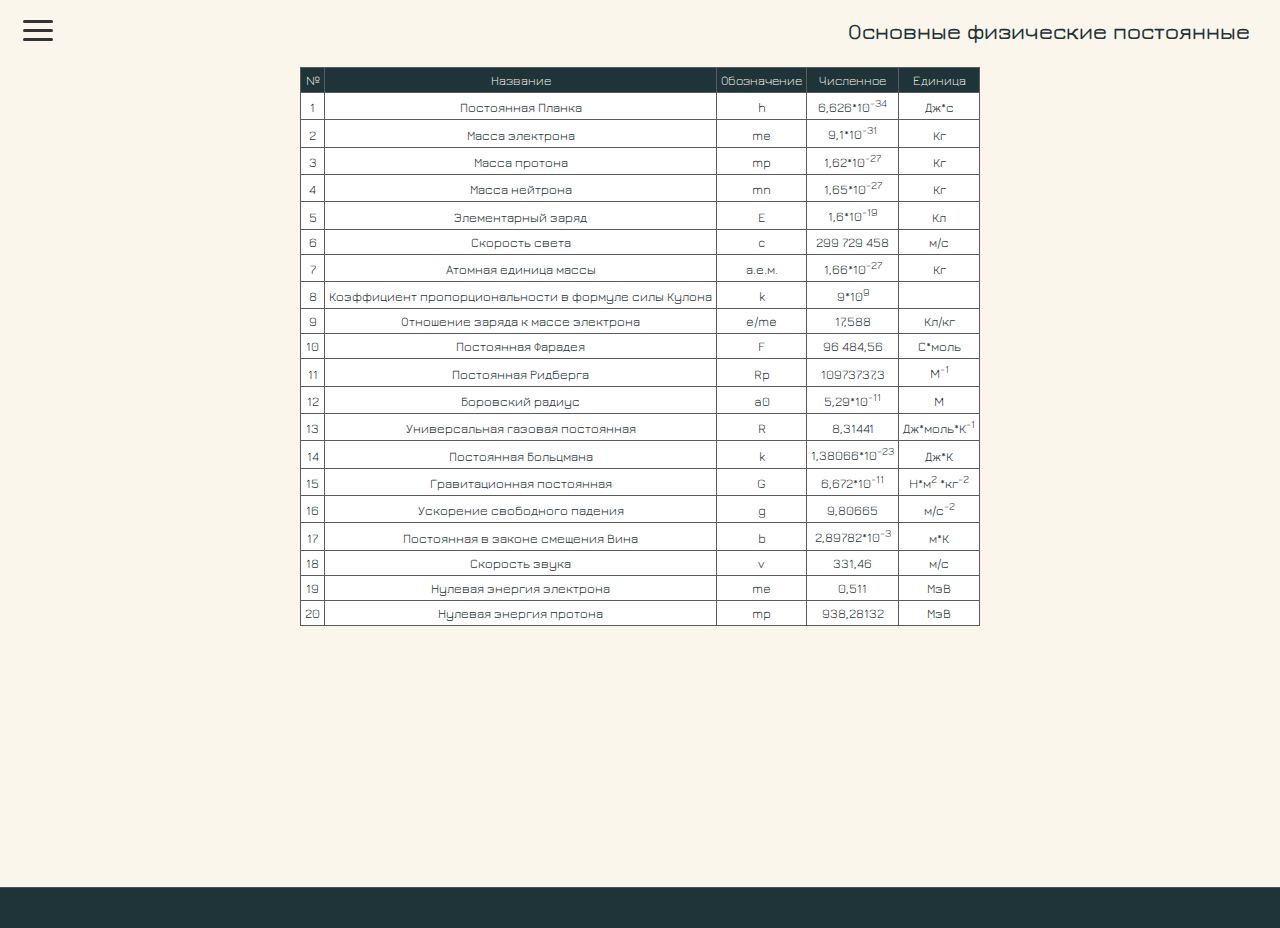
<file: basic physical constants.html>
<!DOCTYPE html>
<html lang="en">

<head>
    <meta charset="UTF-8">
    <meta name="viewport" content="width=device-width, initial-scale=1.0">
    <title>Основные физические постоянные | Физика: таблицы, формулы, расчеты</title>
    <link rel="stylesheet" href="styles/index.css">
    <link rel="stylesheet" href="styles/tables.css">
    <link rel="preconnect" href="https://fonts.googleapis.com">
    <link rel="preconnect" href="https://fonts.gstatic.com" crossorigin>
    <link href="https://fonts.googleapis.com/css2?family=Jura:wght@400;600&display=swap" rel="stylesheet">
    
</head>
<script>    counter = 1  </script>

<body class="bodywork">
    <header class="headeron">
        </button>
        <div id="heading">
            <h1>Основные физические постоянные</h1>
        </div>
    </header>
    <div id="content">
        <div id="menu" class="menuoff">
            <div id="menulist">
                <h3>Расчет</h3>
                <h4>Механика</h4>
                <ul>
                    <div class="list">
                        <li><a href="kinematics.html">Кинематика</a></a></li>
                        <!-- <li><a href="statics.html">Статика</a></li> -->
                    </div>
                </ul>
                <h4>Ядерная физика</h4>
                <ul>
                    <div class="list">
                        <li><a href="alpha decay.html">Альфа-распад</a></li>
                        <li><a href="beta decay.html">Бета-распад</a></li>
                    </div>
                </ul>
                <h4>Молекулярная физика</h4>
                <ul>
                    <div class="list">
                        <li><a href="amount of heat.html">Колличество теплоты</a></li>
                    </div>
                </ul>
                <h3>Таблицы</h3>
                <ul>
                    <div class="list">
                        <li><a href="basic physical quantities.html">Базовые физические величины</a></li>
                        <li><a href="decimal prefixes.html">Десятичные приставки</a></li>
                        <li><a href="basic physical constants.html">Основные физические постоянные</a></li>
                    </div>
                </ul>
            </div>
        </div>
        

        <button id="menubutton">
            <div id="inner">
            <span class="line line1"></span>
            <span class="line line2"></span>
            <span class="line line3"></span>
        </div></button>
    </div>
    <div id="work">
        <table id="basic-physical-constants">
            <tr>
                <th>№ </th>
                <th>Название </th>
                <th>Обозначение </th>
                <th>Численное </th>
                <th>Единица </th>
            </tr>
            <tr>
                <td>1</td>
                <td>Постоянная Планка </td>
                <td>h </td>
                <td>6,626*10<sup>-34</sup></td>
                <td>Дж*с </td>
            </tr>
            <tr>
                <td>2</td>
                <td>Масса электрона </td>
                <td>me </td>
                <td>9,1*10<sup>-31</sup> </td>
                <td>Кг </td>
            </tr>
            <tr>
                <td>3</td>
                <td>Масса протона </td>
                <td>mp </td>
                <td>1,62*10<sup>-27</sup> </td>
                <td>Кг </td>
            </tr>
            <tr>
                <td>4</td>
                <td>Масса нейтрона </td>
                <td>mn </td>
                <td>1,65*10<sup>-27</sup> </td>
                <td>Кг </td>
            </tr>
            <tr>
                <td>5</td>
                <td>Элементарный заряд </td>
                <td>E </td>
                <td>1,6*10<sup>-19</sup> </td>
                <td>Кл </td>
            </tr>
            <tr>
                <td>6</td>
                <td>Скорость света </td>
                <td>c </td>
                <td>299 729 458 </td>
                <td>м/с </td>
            </tr>
            <tr>
                <td>7</td>
                <td>Атомная единица массы </td>
                <td>а.е.м. </td>
                <td>1,66*10<sup>-27</sup> </td>
                <td>Кг </td>
            </tr>
            <tr>
                <td>8</td>
                <td>Коэффициент пропорциональности в формуле силы Кулона </td>
                <td>k </td>
                <td>9*10<sup>9</sup> </td>
                <td></td>
            </tr>
            <tr>
                <td>9</td>
                <td>Отношение заряда к массе электрона </td>
                <td>e/me </td>
                <td>17,588 </td>
                <td>Кл/кг </td>
            </tr>
            <tr>
                <td>10</td>
                <td>Постоянная Фарадея </td>
                <td>F </td>
                <td>96 484,56 </td>
                <td>С*моль </td>
            </tr>
            <tr>
                <td>11</td>
                <td>Постоянная Ридберга </td>
                <td>Rp </td>
                <td>10973737,3 </td>
                <td>M<sup>-1</sup> </td>
            </tr>
            <tr>
                <td>12</td>
                <td>Боровский радиус </td>
                <td>a0 </td>
                <td>5,29*10<sup>-11</sup> </td>
                <td>M </td>
            </tr>
            <tr>
                <td>13</td>
                <td>Универсальная газовая постоянная </td>
                <td>R </td>
                <td>8,31441 </td>
                <td>Дж*моль*К<sup>-1</sup></td>
            </tr>
            <tr>
                <td>14</td>
                <td>Постоянная Больцмана </td>
                <td>k </td>
                <td>1,38066*10<sup>-23</sup> </td>
                <td>Дж*К</td>
            </tr>
            <tr>
                <td>15</td>
                <td>Гравитационная постоянная </td>
                <td>G </td>
                <td>6,672*10<sup>-11</sup> </td>
                <td>H*м<sup>2</sup> *кг<sup>-2</sup> </td>
            </tr>
            <tr>
                <td>16</td>
                <td>Ускорение свободного падения</td>
                <td>g </td>
                <td>9,80665 </td>
                <td>м/с<sup>-2</sup> </td>
            </tr>
            <tr>
                <td>17</td>
                <td>Постоянная в законе смещения Вина </td>
                <td>b </td>
                <td>2,89782*10<sup>-3</sup> </td>
                <td>м*К </td>
            </tr>
            <tr>
                <td>18</td>
                <td>Скорость звука </td>
                <td>v </td>
                <td>331,46 </td>
                <td>м/с </td>
            </tr>
            <tr>
                <td>19</td>
                <td>Нулевая энергия электрона </td>
                <td>me </td>
                <td>0,511 </td>
                <td>МэВ </td>
            </tr>
            <tr>
                <td>20</td>
                <td>Нулевая энергия протона </td>
                <td>mp </td>
                <td>938,28132 </td>
                <td>МэВ </td>
            </tr>
        </table>
    </div>
    <footer></footer>
</body>
<script src="https://code.jquery.com/jquery-3.7.1.slim.min.js"
    integrity="sha256-kmHvs0B+OpCW5GVHUNjv9rOmY0IvSIRcf7zGUDTDQM8=" crossorigin="anonymous"></script>

<script src="JavaScript/index.js"></script>

</html>
</file>
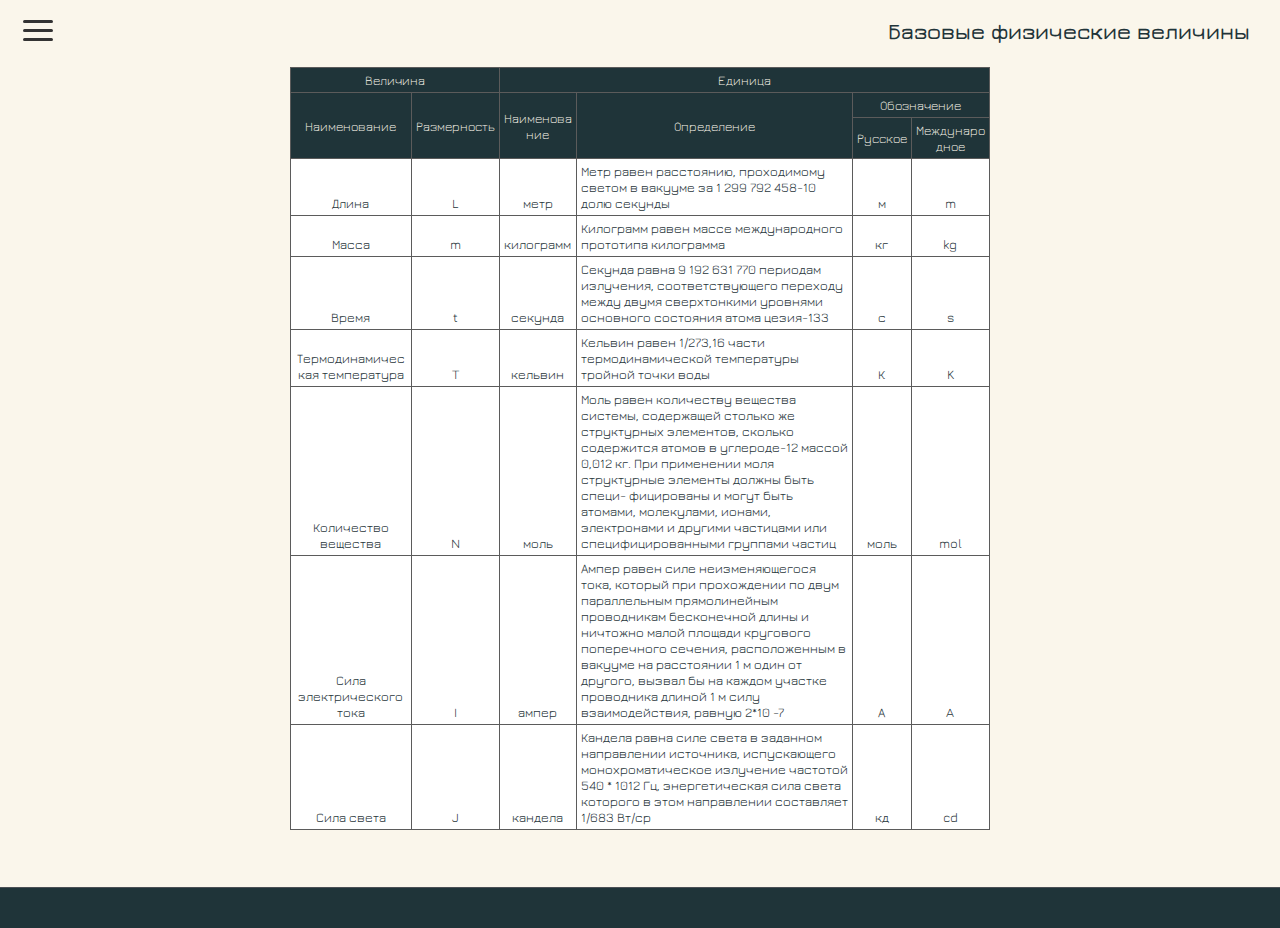
<file: basic physical quantities.html>
<!DOCTYPE html>
<html lang="en">

<head>
    <meta charset="UTF-8">
    <meta name="viewport" content="width=device-width, initial-scale=1.0">
    <meta name="description"
        content="Таблица Семь основных единиц Международной системы единиц (СИ): длина, масса, время, сила электрического тока, термодинамическая температура, количество вещества и сила света.">
    <title>Основные единицы СИ, таблица базовых физических величин | Физика: таблицы, формулы, расчеты</title>
    <link rel="stylesheet" href="styles/index.css">
    <link rel="stylesheet" href="styles/tables.css">
    <link rel="preconnect" href="https://fonts.googleapis.com">
    <link rel="preconnect" href="https://fonts.gstatic.com" crossorigin>
    <link href="https://fonts.googleapis.com/css2?family=Jura:wght@400;600&display=swap" rel="stylesheet">
    
</head>
<script>    counter = 1  </script>

<body class="bodywork">
    <header class="headeron">
        </button>
        <div id="heading">
            <h1>Базовые физические величины</h1>
        </div>
    </header>
    <div id="content">
        <div id="menu" class="menuoff">
            <div id="menulist">
                <h3>Расчет</h3>
                <h4>Механика</h4>
                <ul>
                    <div class="list">
                        <li><a href="kinematics.html">Кинематика</a></a></li>
                        <!-- <li><a href="statics.html">Статика</a></li> -->
                    </div>
                </ul>
                <h4>Ядерная физика</h4>
                <ul>
                    <div class="list">
                        <li><a href="alpha decay.html">Альфа-распад</a></li>
                        <li><a href="beta decay.html">Бета-распад</a></li>
                    </div>
                </ul>
                <h4>Молекулярная физика</h4>
                <ul>
                    <div class="list">
                        <li><a href="amount of heat.html">Колличество теплоты</a></li>
                    </div>
                </ul>
                <h3>Таблицы</h3>
                <ul>
                    <div class="list">
                        <li><a href="basic physical quantities.html">Базовые физические величины</a></li>
                        <li><a href="decimal prefixes.html">Десятичные приставки</a></li>
                        <li><a href="basic physical constants.html">Основные физические постоянные</a></li>
                    </div>
                </ul>
            </div>
        </div>
        

        <button id="menubutton">
            <div id="inner">
            <span class="line line1"></span>
            <span class="line line2"></span>
            <span class="line line3"></span>
        </div></button>
    </div>
    <div id="work">
            <table id="basic-physical-quantities">
                <tr>
                    <th colspan="2">Величина </th>
                    <th colspan="4">Единица </th>
                </tr>
                <tr>
                    <th rowspan="2">Наименование</th>
                    <th rowspan="2">Размерность</th>
                    <th rowspan="2">Наименова<br>ние</th>
                    <th rowspan="2">Определение</th>
                    <th colspan="2">Обозначение </th>
                </tr>
                <tr>
                    <th>Русское </th>
                    <th>Междунаро<br>дное </th>
                </tr>
                <tr>
                    <td>Длина</td>
                    <td>L</td>
                    <td>метр</td>
                    <td class="align-left">Метр равен расстоянию, проходимому светом в вакууме за 1 299 792 458-10 долю
                        секунды
                    </td>
                    <td>м</td>
                    <td>m </td>
                </tr>
                <tr>
                    <td>Масса </td>
                    <td>m </td>
                    <td>килограмм </td>
                    <td class="align-left">Килограмм равен массе международного прототипа килограмма </td>
                    <td>кг </td>
                    <td>kg </td>
                </tr>
                <tr>
                    <td>Время </td>
                    <td>t </td>
                    <td>секунда </td>
                    <td class="align-left">Секунда равна 9 192 631 770 периодам излучения, соответствующего переходу
                        между двумя сверхтонкими уровнями основного состояния атома цезия-133 </td>
                    <td>с </td>
                    <td>s </td>
                </tr>
                <tr>
                    <td>Термодинамичес<br>кая температура </td>
                    <td>T </td>
                    <td>кельвин </td>
                    <td class="align-left">Кельвин равен 1/273,16 части термодинамической температуры тройной точки воды
                    </td>
                    <td>К </td>
                    <td>K </td>
                </tr>
                <tr>
                    <td>Количество вещества </td>
                    <td>N </td>
                    <td>моль </td>
                    <td class="align-left">Моль равен количеству вещества системы, содержащей столько же структурных
                        элементов, сколько содержится атомов в углероде-12 массой 0,012 кг. При применении моля
                        структурные элементы должны быть специ- фицированы и могут быть атомами, молекулами, ионами,
                        электронами и другими частицами или специфицированными группами частиц </td>
                    <td>моль </td>
                    <td>mol </td>
                </tr>
                <tr>
                    <td>Сила электрического тока </td>
                    <td>I </td>
                    <td>ампер </td>
                    <td class="align-left">Ампер равен силе неизменяющегося тока, который при прохождении по двум
                        параллельным прямолинейным проводникам бесконечной длины и ничтожно малой площади кругового
                        поперечного сечения, расположенным в вакууме на расстоянии 1 м один от другого, вызвал бы на
                        каждом участке проводника длиной 1 м силу взаимодействия, равную 2*10 -7 </td>
                    <td>А </td>
                    <td>A </td>
                </tr>
                <tr>
                    <td>Сила света </td>
                    <td>J </td>
                    <td>кандела </td>
                    <td class="align-left">Кандела равна силе света в заданном направлении источника, испускающего
                        монохроматическое излучение частотой 540 * 1012 Гц, энергетическая сила света которого в этом
                        направлении составляет 1/683 Вт/ср </td>
                    <td>кд </td>
                    <td>cd </td>
                </tr>
            </table>
        </div>
    <footer></footer>
</body>
<script src="https://code.jquery.com/jquery-3.7.1.slim.min.js"
    integrity="sha256-kmHvs0B+OpCW5GVHUNjv9rOmY0IvSIRcf7zGUDTDQM8=" crossorigin="anonymous"></script>

<script src="JavaScript/index.js"></script>

</html>
</file>
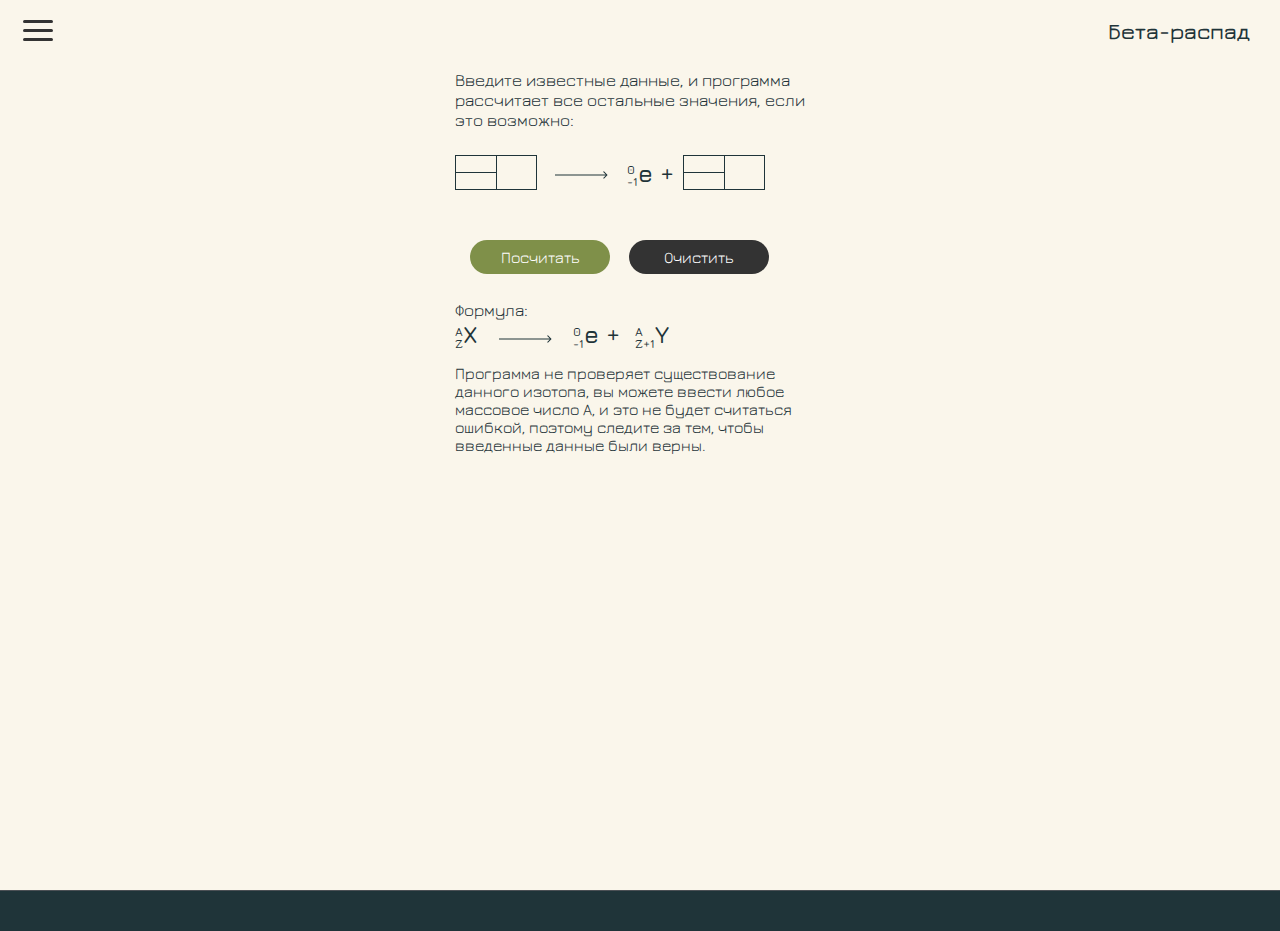
<file: beta decay.html>
<!DOCTYPE html>
<html lang="en">

<head>
    <meta charset="UTF-8">
    <meta name="viewport" content="width=device-width, initial-scale=1.0">
    <meta name="description"
        content="Калькулятор бета-распада. Введите исходный химический элемент (выберите изотоп по зарядовому и массовому числам Z и A), вычислите продукты бета-распада и наоборот.">
    <title>Калькулятор бета-распада онлайн. | Физика: таблицы, формулы, расчеты</title>
    <link rel="stylesheet" href="styles/index.css">
    <link rel="stylesheet" href="styles/decay.css">
    <link rel="preconnect" href="https://fonts.googleapis.com">
    <link rel="preconnect" href="https://fonts.gstatic.com" crossorigin>
    <link href="https://fonts.googleapis.com/css2?family=Jura:wght@400;600&display=swap" rel="stylesheet">
</head>
<script>    counter = 1  </script>

<body class="bodywork">
    <header class="headeron">
        </button>
        <div id="heading">
            <h1>Бета-распад</h1>
        </div>
    </header>
    <div id="content">
        <div id="menu" class="menuoff">
            <div id="menulist">
                <h3>Расчет</h3>
                <h4>Механика</h4>
                <ul>
                    <div class="list">
                        <li><a href="kinematics.html">Кинематика</a></a></li>
                        <!-- <li><a href="statics.html">Статика</a></li> -->
                    </div>
                </ul>
                <h4>Ядерная физика</h4>
                <ul>
                    <div class="list">
                        <li><a href="alpha decay.html">Альфа-распад</a></li>
                        <li><a href="beta decay.html">Бета-распад</a></li>
                    </div>
                </ul>
                <h4>Молекулярная физика</h4>
                <ul>
                    <div class="list">
                        <li><a href="amount of heat.html">Колличество теплоты</a></li>
                    </div>
                </ul>
                <h3>Таблицы</h3>
                <ul>
                    <div class="list">
                        <li><a href="basic physical quantities.html">Базовые физические величины</a></li>
                        <li><a href="decimal prefixes.html">Десятичные приставки</a></li>
                        <li><a href="basic physical constants.html">Основные физические постоянные</a></li>
                    </div>
                </ul>
            </div>
        </div>
        <div id="work">
            <h2 class="enter-known-values">Введите известные данные, и программа рассчитает все остальные значения, если
                это возможно: </h2>
            <table>
                <tr>
                    <td class="index Abefore">
                        <input id="Abefore" type="number">
                    </td>
                    <td id="elementbefore" class="element" rowspan="2"></td>
                    <td rowspan="2"><svg id="arrow" xmlns="http://www.w3.org/2000/svg" width="53" height="8"
                            viewBox="0 0 53 8" fill="none">
                            <path
                                d="M52.3536 4.35355C52.5488 4.15829 52.5488 3.84171 52.3536 3.64645L49.1716 0.464466C48.9763 0.269204 48.6597 0.269204 48.4645 0.464466C48.2692 0.659728 48.2692 0.976311 48.4645 1.17157L51.2929 4L48.4645 6.82843C48.2692 7.02369 48.2692 7.34027 48.4645 7.53553C48.6597 7.7308 48.9763 7.7308 49.1716 7.53553L52.3536 4.35355ZM0 4.5H52V3.5H0V4.5Z"
                                fill="#1F3439" />
                        </svg></td>
                    <td rowspan="2"><span class="electron"><span><sup>0</sup><sub>-1</sub></span>e + </span></td>
                    <td id="index Aafter" class="index">
                        <input id="Aafter" type="number">
                    </td>
                    <td id="elementafter" class="element" rowspan="2"></td>
                </tr>
                <tr>
                    <td class="index Zbefore">
                        <input id="Zbefore" type="number">
                    </td>
                    <td class="index Zafter">
                        <input id="Zafter" type="number">
                    </td>
                </tr>
            </table>
            <div class="not-enough-data" style="display: none;"><svg xmlns="http://www.w3.org/2000/svg" width="175"
                    height="20" viewBox="0 0 175 20" fill="#9F1420">
                    <path fill-rule="evenodd" clip-rule="evenodd"
                        d="M10 19C14.9706 19 19 14.9706 19 10C19 5.02944 14.9706 1 10 1C5.02944 1 1 5.02944 1 10C1 14.9706 5.02944 19 10 19ZM10 20C15.5228 20 20 15.5228 20 10C20 4.47715 15.5228 0 10 0C4.47715 0 0 4.47715 0 10C0 15.5228 4.47715 20 10 20ZM10.0114 12.4075C9.71675 12.4075 9.56942 12.2602 9.56942 11.9655V3.6355C9.56942 3.34083 9.71675 3.1935 10.0114 3.1935C10.3118 3.1935 10.4619 3.34083 10.4619 3.6355V11.9655C10.4619 12.2602 10.3118 12.4075 10.0114 12.4075ZM9.84992 15C9.52126 15 9.35692 14.8328 9.35692 14.4985V14.1755C9.35692 13.8525 9.52126 13.691 9.84992 13.691H10.1644C10.4874 13.691 10.6489 13.8525 10.6489 14.1755V14.4985C10.6489 14.8328 10.4874 15 10.1644 15H9.84992ZM29.7712 14.636C29.7712 14.958 29.8949 15.119 30.1422 15.119C30.3849 15.119 30.5062 14.958 30.5062 14.636V10.562H35.5042V14.636C35.5042 14.958 35.6279 15.119 35.8752 15.119C36.1179 15.119 36.2392 14.958 36.2392 14.636V6.474C36.2392 6.14267 36.1179 5.977 35.8752 5.977C35.6279 5.977 35.5042 6.14267 35.5042 6.474V9.827H30.5062V6.474C30.5062 6.14267 30.3755 5.977 30.1142 5.977C29.8855 5.977 29.7712 6.14267 29.7712 6.474V14.636ZM39.5706 14.811C40.0232 14.951 40.6089 15.021 41.3276 15.021H43.3716C43.7589 15.021 44.0529 14.9557 44.2536 14.825C44.4542 14.6897 44.5919 14.503 44.6666 14.265C44.7412 14.0223 44.7786 13.747 44.7786 13.439C44.7786 13.285 44.7436 13.166 44.6736 13.082C44.6036 12.998 44.5149 12.956 44.4076 12.956C44.3096 12.956 44.2232 13.0003 44.1486 13.089C44.0786 13.173 44.0436 13.3013 44.0436 13.474C44.0436 13.7633 43.9876 13.971 43.8756 14.097C43.7682 14.223 43.5676 14.286 43.2736 14.286H41.3276C40.7162 14.286 40.2379 14.244 39.8926 14.16C39.5519 14.0713 39.3139 13.901 39.1786 13.649C39.0432 13.397 38.9756 13.0237 38.9756 12.529V11.57H44.8136V11.003C44.8136 10.3543 44.7062 9.85033 44.4916 9.491C44.2769 9.13167 43.9409 8.882 43.4836 8.742C43.0309 8.59733 42.4476 8.525 41.7336 8.525H41.3276C40.6089 8.525 40.0232 8.59733 39.5706 8.742C39.1179 8.882 38.7819 9.13167 38.5626 9.491C38.3479 9.85033 38.2406 10.3543 38.2406 11.003V12.536C38.2406 13.1893 38.3479 13.6957 38.5626 14.055C38.7819 14.4143 39.1179 14.6663 39.5706 14.811ZM44.0716 10.835H38.9756C38.9849 10.2143 39.1389 9.79667 39.4376 9.582C39.6149 9.456 39.8576 9.372 40.1656 9.33C40.4736 9.28333 40.8609 9.26 41.3276 9.26H41.7336C42.2049 9.26 42.5969 9.28567 42.9096 9.337C43.2269 9.38367 43.4719 9.47933 43.6446 9.624C43.9199 9.84333 44.0622 10.247 44.0716 10.835ZM45.764 15.812C45.764 16.1433 45.8877 16.309 46.135 16.309C46.3777 16.309 46.499 16.1433 46.499 15.812V15.021H52.281V15.812C52.281 16.1433 52.4047 16.309 52.652 16.309C52.8947 16.309 53.016 16.1433 53.016 15.812V15.105C53.016 14.559 52.778 14.286 52.302 14.286H51.7V8.525H48.018C48.018 10.7922 47.5519 12.7126 46.6195 14.286H46.506C46.0114 14.2813 45.764 14.5543 45.764 15.105V15.812ZM50.958 14.286H47.437C48.3097 12.7787 48.753 11.1033 48.767 9.26H50.958V14.286ZM55.5256 14.811C55.9783 14.951 56.564 15.021 57.2826 15.021H57.6886C58.4026 15.021 58.986 14.951 59.4386 14.811C59.896 14.6663 60.232 14.4143 60.4466 14.055C60.6613 13.6957 60.7686 13.1893 60.7686 12.536V11.003C60.7686 10.3543 60.6613 9.85033 60.4466 9.491C60.232 9.13167 59.896 8.882 59.4386 8.742C58.986 8.59733 58.4026 8.525 57.6886 8.525H57.2826C56.564 8.525 55.9783 8.59733 55.5256 8.742C55.073 8.882 54.737 9.13167 54.5176 9.491C54.303 9.85033 54.1956 10.3543 54.1956 11.003V12.536C54.1956 13.1893 54.303 13.6957 54.5176 14.055C54.737 14.4143 55.073 14.6663 55.5256 14.811ZM57.6886 14.286H57.2826C56.6713 14.286 56.193 14.244 55.8476 14.16C55.507 14.0713 55.269 13.901 55.1336 13.649C54.9983 13.397 54.9306 13.0237 54.9306 12.529V11.017C54.9306 10.5037 55.0006 10.121 55.1406 9.869C55.2806 9.617 55.521 9.45367 55.8616 9.379C56.207 9.29967 56.6806 9.26 57.2826 9.26H57.6886C58.2813 9.26 58.748 9.29967 59.0886 9.379C59.4293 9.45367 59.672 9.617 59.8166 9.869C59.9613 10.1163 60.0336 10.499 60.0336 11.017V12.529C60.0336 13.019 59.966 13.3923 59.8306 13.649C59.6953 13.901 59.4573 14.0713 59.1166 14.16C58.776 14.244 58.3 14.286 57.6886 14.286ZM63.7834 14.811C64.2361 14.951 64.8218 15.021 65.5404 15.021H67.5144C67.8784 15.021 68.1631 14.958 68.3684 14.832C68.5738 14.706 68.7161 14.5333 68.7954 14.314C68.8794 14.0947 68.9214 13.8473 68.9214 13.572C68.9214 13.348 68.8911 13.1893 68.8304 13.096C68.7698 13.0027 68.6788 12.956 68.5574 12.956C68.4501 12.956 68.3638 12.9957 68.2984 13.075C68.2331 13.1543 68.1958 13.2873 68.1864 13.474C68.1724 13.7353 68.1258 13.936 68.0464 14.076C67.9671 14.216 67.7571 14.286 67.4164 14.286H65.5404C64.9291 14.286 64.4508 14.244 64.1054 14.16C63.7648 14.0713 63.5268 13.901 63.3914 13.649C63.2561 13.397 63.1884 13.0237 63.1884 12.529V11.017C63.1884 10.5037 63.2584 10.121 63.3984 9.869C63.5384 9.617 63.7788 9.45367 64.1194 9.379C64.4648 9.29967 64.9384 9.26 65.5404 9.26H67.4164C67.7524 9.26 67.9624 9.33467 68.0464 9.484C68.1351 9.63333 68.1818 9.82933 68.1864 10.072C68.1864 10.1933 68.2098 10.31 68.2564 10.422C68.3078 10.534 68.4058 10.59 68.5504 10.59C68.6811 10.59 68.7744 10.541 68.8304 10.443C68.8911 10.345 68.9214 10.184 68.9214 9.96C68.9214 9.71733 68.8841 9.48633 68.8094 9.267C68.7348 9.04767 68.5994 8.87033 68.4034 8.735C68.2074 8.595 67.9251 8.525 67.5564 8.525H65.5404C64.8218 8.525 64.2361 8.59733 63.7834 8.742C63.3308 8.882 62.9948 9.13167 62.7754 9.491C62.5608 9.85033 62.4534 10.3543 62.4534 11.003V12.536C62.4534 13.1893 62.5608 13.6957 62.7754 14.055C62.9948 14.4143 63.3308 14.6663 63.7834 14.811ZM72.5139 14.678C72.5139 14.972 72.6422 15.119 72.8989 15.119C73.0202 15.119 73.1135 15.0793 73.1789 15C73.2489 14.9253 73.2839 14.818 73.2839 14.678V9.26H75.4049C75.7129 9.26 75.8669 9.13633 75.8669 8.889C75.8669 8.64633 75.7129 8.525 75.4049 8.525H70.3859C70.0732 8.525 69.9169 8.64633 69.9169 8.889C69.9169 9.13633 70.0732 9.26 70.3859 9.26H72.5139V14.678ZM82.1543 14.986C82.201 15.0747 82.285 15.119 82.4063 15.119C82.6536 15.119 82.7773 14.958 82.7773 14.636V10.303C82.7773 9.63567 82.677 9.17367 82.4763 8.917C82.2756 8.65567 81.907 8.525 81.3703 8.525H79.2003C78.491 8.525 77.9286 8.651 77.5133 8.903C77.1026 9.15033 76.8973 9.52367 76.8973 10.023C76.8973 10.373 77.0186 10.548 77.2613 10.548C77.4153 10.548 77.5133 10.5083 77.5553 10.429C77.602 10.3497 77.6276 10.2353 77.6323 10.086C77.6323 9.89467 77.6883 9.73833 77.8003 9.617C77.9123 9.49567 78.0896 9.407 78.3323 9.351C78.5796 9.29033 78.9016 9.26 79.2983 9.26H81.2723C81.5663 9.26 81.767 9.32067 81.8743 9.442C81.9863 9.55867 82.0423 9.76633 82.0423 10.065V10.877H79.9843C79.597 10.877 79.219 10.9003 78.8503 10.947C78.4863 10.9937 78.155 11.0917 77.8563 11.241C77.5623 11.3903 77.329 11.6143 77.1563 11.913C76.9836 12.2117 76.8973 12.6177 76.8973 13.131C76.8973 13.775 77.035 14.251 77.3103 14.559C77.5903 14.867 77.952 15.021 78.3953 15.021H79.6973C80.262 15.021 80.7496 14.93 81.1603 14.748C81.5172 14.5898 81.8176 14.3524 82.0617 14.0356C82.0646 14.232 82.0674 14.3972 82.0703 14.531C82.0796 14.7457 82.1076 14.8973 82.1543 14.986ZM79.6973 14.3H78.4093C78.204 14.3 78.022 14.2043 77.8633 14.013C77.7093 13.8217 77.6323 13.5067 77.6323 13.068C77.6323 12.6433 77.7186 12.326 77.8913 12.116C78.0686 11.906 78.3323 11.7683 78.6823 11.703C79.0323 11.633 79.4663 11.598 79.9843 11.598H82.0434C82.036 12.458 81.863 13.116 81.5243 13.572C81.165 14.0573 80.556 14.3 79.6973 14.3ZM86.5549 14.678C86.5549 14.972 86.6832 15.119 86.9399 15.119C87.0612 15.119 87.1545 15.0793 87.2199 15C87.2899 14.9253 87.3249 14.818 87.3249 14.678V9.26H89.4459C89.7539 9.26 89.9079 9.13633 89.9079 8.889C89.9079 8.64633 89.7539 8.525 89.4459 8.525H84.4269C84.1142 8.525 83.9579 8.64633 83.9579 8.889C83.9579 9.13633 84.1142 9.26 84.4269 9.26H86.5549V14.678ZM92.2893 14.811C92.742 14.951 93.3276 15.021 94.0463 15.021H94.4523C95.1663 15.021 95.7496 14.951 96.2023 14.811C96.6596 14.6663 96.9956 14.4143 97.2103 14.055C97.425 13.6957 97.5323 13.1893 97.5323 12.536V11.003C97.5323 10.3543 97.425 9.85033 97.2103 9.491C96.9956 9.13167 96.6596 8.882 96.2023 8.742C95.7496 8.59733 95.1663 8.525 94.4523 8.525H94.0463C93.3276 8.525 92.742 8.59733 92.2893 8.742C91.8366 8.882 91.5006 9.13167 91.2813 9.491C91.0666 9.85033 90.9593 10.3543 90.9593 11.003V12.536C90.9593 13.1893 91.0666 13.6957 91.2813 14.055C91.5006 14.4143 91.8366 14.6663 92.2893 14.811ZM94.4523 14.286H94.0463C93.435 14.286 92.9566 14.244 92.6113 14.16C92.2706 14.0713 92.0326 13.901 91.8973 13.649C91.762 13.397 91.6943 13.0237 91.6943 12.529V11.017C91.6943 10.5037 91.7643 10.121 91.9043 9.869C92.0443 9.617 92.2846 9.45367 92.6253 9.379C92.9706 9.29967 93.4443 9.26 94.0463 9.26H94.4523C95.045 9.26 95.5116 9.29967 95.8523 9.379C96.193 9.45367 96.4356 9.617 96.5803 9.869C96.725 10.1163 96.7973 10.499 96.7973 11.017V12.529C96.7973 13.019 96.7296 13.3923 96.5943 13.649C96.459 13.901 96.221 14.0713 95.8803 14.16C95.5396 14.244 95.0636 14.286 94.4523 14.286ZM104.775 14.622C104.775 14.9533 104.901 15.119 105.153 15.119C105.391 15.119 105.51 14.9533 105.51 14.622V8.91C105.51 8.588 105.386 8.427 105.139 8.427C104.896 8.427 104.775 8.588 104.775 8.91V9.96C104.775 10.7767 104.579 11.3997 104.187 11.829C103.795 12.2583 103.226 12.473 102.479 12.473H102.052C101.469 12.473 101.011 12.4287 100.68 12.34C100.349 12.2513 100.115 12.081 99.9801 11.829C99.8448 11.577 99.7771 11.2037 99.7771 10.709V8.91C99.7771 8.588 99.6535 8.427 99.4061 8.427C99.1635 8.427 99.0421 8.588 99.0421 8.91V10.716C99.0421 11.3647 99.1471 11.871 99.3571 12.235C99.5718 12.599 99.9008 12.8533 100.344 12.998C100.787 13.138 101.357 13.208 102.052 13.208H102.479C103.478 13.208 104.243 12.9047 104.775 12.298V14.622ZM107.541 14.636C107.541 14.958 107.662 15.119 107.905 15.119C108.152 15.119 108.276 14.958 108.276 14.636V11.948H113.134V14.636C113.134 14.958 113.255 15.119 113.498 15.119C113.745 15.119 113.869 14.958 113.869 14.636V8.924C113.869 8.59267 113.745 8.427 113.498 8.427C113.255 8.427 113.134 8.59267 113.134 8.924V11.213H108.276V8.924C108.276 8.59267 108.143 8.427 107.877 8.427C107.653 8.427 107.541 8.59267 107.541 8.924V14.636ZM117.063 14.811C117.515 14.951 118.101 15.021 118.82 15.021H119.226C119.94 15.021 120.523 14.951 120.976 14.811C121.433 14.6663 121.769 14.4143 121.984 14.055C122.198 13.6957 122.306 13.1893 122.306 12.536V11.003C122.306 10.3543 122.198 9.85033 121.984 9.491C121.769 9.13167 121.433 8.882 120.976 8.742C120.523 8.59733 119.94 8.525 119.226 8.525H118.82C118.101 8.525 117.515 8.59733 117.063 8.742C116.61 8.882 116.274 9.13167 116.055 9.491C115.84 9.85033 115.733 10.3543 115.733 11.003V12.536C115.733 13.1893 115.84 13.6957 116.055 14.055C116.274 14.4143 116.61 14.6663 117.063 14.811ZM119.226 14.286H118.82C118.208 14.286 117.73 14.244 117.385 14.16C117.044 14.0713 116.806 13.901 116.671 13.649C116.535 13.397 116.468 13.0237 116.468 12.529V11.017C116.468 10.5037 116.538 10.121 116.678 9.869C116.818 9.617 117.058 9.45367 117.399 9.379C117.744 9.29967 118.218 9.26 118.82 9.26H119.226C119.818 9.26 120.285 9.29967 120.626 9.379C120.966 9.45367 121.209 9.617 121.354 9.869C121.498 10.1163 121.571 10.499 121.571 11.017V12.529C121.571 13.019 121.503 13.3923 121.368 13.649C121.232 13.901 120.994 14.0713 120.654 14.16C120.313 14.244 119.837 14.286 119.226 14.286ZM126.797 15.812C126.797 16.1433 126.921 16.309 127.168 16.309C127.411 16.309 127.532 16.1433 127.532 15.812V15.021H133.314V15.812C133.314 16.1433 133.438 16.309 133.685 16.309C133.928 16.309 134.049 16.1433 134.049 15.812V15.105C134.049 14.559 133.811 14.286 133.335 14.286H132.733V8.525H129.051C129.051 10.7922 128.585 12.7126 127.653 14.286H127.539C127.045 14.2813 126.797 14.5543 126.797 15.105V15.812ZM131.991 14.286H128.47C129.343 12.7787 129.786 11.1033 129.8 9.26H131.991V14.286ZM140.465 14.986C140.512 15.0747 140.596 15.119 140.717 15.119C140.964 15.119 141.088 14.958 141.088 14.636V10.303C141.088 9.63567 140.988 9.17367 140.787 8.917C140.586 8.65567 140.217 8.525 139.681 8.525H137.511C136.801 8.525 136.239 8.651 135.824 8.903C135.413 9.15033 135.208 9.52367 135.208 10.023C135.208 10.373 135.329 10.548 135.572 10.548C135.726 10.548 135.824 10.5083 135.866 10.429C135.913 10.3497 135.938 10.2353 135.943 10.086C135.943 9.89467 135.999 9.73833 136.111 9.617C136.223 9.49567 136.4 9.407 136.643 9.351C136.89 9.29033 137.212 9.26 137.609 9.26H139.583C139.877 9.26 140.077 9.32067 140.185 9.442C140.297 9.55867 140.353 9.76633 140.353 10.065V10.877H138.295C137.908 10.877 137.529 10.9003 137.161 10.947C136.797 10.9937 136.465 11.0917 136.167 11.241C135.873 11.3903 135.639 11.6143 135.467 11.913C135.294 12.2117 135.208 12.6177 135.208 13.131C135.208 13.775 135.346 14.251 135.621 14.559C135.901 14.867 136.262 15.021 136.706 15.021H138.008C138.573 15.021 139.06 14.93 139.471 14.748C139.828 14.5898 140.128 14.3524 140.372 14.0356C140.375 14.232 140.378 14.3972 140.381 14.531C140.39 14.7457 140.418 14.8973 140.465 14.986ZM138.008 14.3H136.72C136.514 14.3 136.333 14.2043 136.174 14.013C136.02 13.8217 135.943 13.5067 135.943 13.068C135.943 12.6433 136.029 12.326 136.202 12.116C136.379 11.906 136.643 11.7683 136.993 11.703C137.343 11.633 137.777 11.598 138.295 11.598H140.354C140.347 12.458 140.174 13.116 139.835 13.572C139.476 14.0573 138.867 14.3 138.008 14.3ZM143.087 14.636C143.087 14.958 143.209 15.119 143.451 15.119C143.699 15.119 143.822 14.958 143.822 14.636V11.948H148.68V14.636C148.68 14.958 148.802 15.119 149.044 15.119C149.292 15.119 149.415 14.958 149.415 14.636V8.924C149.415 8.59267 149.292 8.427 149.044 8.427C148.802 8.427 148.68 8.59267 148.68 8.924V11.213H143.822V8.924C143.822 8.59267 143.689 8.427 143.423 8.427C143.199 8.427 143.087 8.59267 143.087 8.924V14.636ZM151.455 14.636C151.455 14.958 151.576 15.119 151.819 15.119C152.066 15.119 152.19 14.958 152.19 14.636V11.948H157.048V14.636C157.048 14.958 157.169 15.119 157.412 15.119C157.659 15.119 157.783 14.958 157.783 14.636V8.924C157.783 8.59267 157.659 8.427 157.412 8.427C157.169 8.427 157.048 8.59267 157.048 8.924V11.213H152.19V8.924C152.19 8.59267 152.057 8.427 151.791 8.427C151.567 8.427 151.455 8.59267 151.455 8.924V14.636ZM159.836 8.924V15.021H163.546C163.975 15.0163 164.355 14.951 164.687 14.825C165.023 14.6943 165.286 14.4937 165.478 14.223C165.674 13.9477 165.772 13.5907 165.772 13.152C165.772 12.718 165.674 12.3657 165.478 12.095C165.286 11.8197 165.023 11.619 164.687 11.493C164.355 11.3623 163.975 11.297 163.546 11.297H160.571V8.924C160.571 8.59267 160.447 8.427 160.2 8.427C159.957 8.427 159.836 8.59267 159.836 8.924ZM163.441 14.286H160.571V12.032H163.441C163.711 12.032 163.968 12.0577 164.211 12.109C164.458 12.1557 164.659 12.2607 164.813 12.424C164.967 12.5827 165.044 12.8277 165.044 13.159C165.044 13.5557 164.904 13.8427 164.624 14.02C164.348 14.1973 163.954 14.286 163.441 14.286ZM166.549 14.72C166.549 15.0187 166.67 15.168 166.913 15.168C167.16 15.168 167.284 15.0187 167.284 14.72V8.84C167.284 8.686 167.251 8.56933 167.186 8.49C167.125 8.41067 167.034 8.371 166.913 8.371C166.796 8.371 166.705 8.41067 166.64 8.49C166.579 8.56933 166.549 8.686 166.549 8.84V14.72ZM168.946 15.077C169.02 15.1423 169.114 15.175 169.226 15.175C169.328 15.175 169.431 15.1167 169.534 15L171.858 12.298L174.161 15C174.263 15.1167 174.364 15.175 174.462 15.175C174.569 15.175 174.66 15.1423 174.735 15.077C174.814 15.0117 174.854 14.93 174.854 14.832C174.854 14.7853 174.842 14.734 174.819 14.678C174.8 14.622 174.763 14.5637 174.707 14.503L172.341 11.78L174.707 9.029C174.805 8.92167 174.854 8.81667 174.854 8.714C174.854 8.616 174.814 8.53433 174.735 8.469C174.66 8.40367 174.571 8.371 174.469 8.371C174.371 8.371 174.268 8.42933 174.161 8.546L171.858 11.241L169.534 8.546C169.431 8.42933 169.326 8.371 169.219 8.371C169.116 8.371 169.025 8.40367 168.946 8.469C168.871 8.53433 168.834 8.616 168.834 8.714C168.834 8.81667 168.88 8.92167 168.974 9.029L171.34 11.78L168.974 14.503C168.922 14.5637 168.885 14.622 168.862 14.678C168.843 14.734 168.834 14.7853 168.834 14.832C168.834 14.93 168.871 15.0117 168.946 15.077Z"
                        fill="#9F1420" />
                </svg></div>
            <div class="H-1" style="display: none;">
                <p>Водород с массовым числом А=1 не подвергается бета-минус распаду, т. к. для этого в ядре должен
                    присутствовать нейтрон. Ядро водорода-1 состоит только из протона, в отличие от его изотопов,
                    например водорода-2 (дейтерия) и водорода-3 (трития), которые содержат 1 или более нейтронов.</p>
            </div>
            <div class="Z-bigger-A" style="display: none;">
                <p>Зарядовое число Z не может быть больше, чем массовое число A.</p>
            </div>
            <div id="btns">
                <button id="calculate">Посчитать</button>
                <button id="clear">Очистить</button>
            </div>
            <h2>Формула:</h2>
            <span class="electron abstract-element"><span><sup>A</sup><sub>Z</sub></span>X</span>
            <svg id="arrow" xmlns="http://www.w3.org/2000/svg" width="53" height="8" viewBox="0 0 53 8" fill="none">
                <path
                    d="M52.3536 4.35355C52.5488 4.15829 52.5488 3.84171 52.3536 3.64645L49.1716 0.464466C48.9763 0.269204 48.6597 0.269204 48.4645 0.464466C48.2692 0.659728 48.2692 0.976311 48.4645 1.17157L51.2929 4L48.4645 6.82843C48.2692 7.02369 48.2692 7.34027 48.4645 7.53553C48.6597 7.7308 48.9763 7.7308 49.1716 7.53553L52.3536 4.35355ZM0 4.5H52V3.5H0V4.5Z"
                    fill="#1F3439" />
            </svg>
            <span class="electron"><span><sup>0</sup><sub>-1</sub></span>e + </span>
            <span class="electron abstract-element"><span><sup>A</sup><sub>Z+1</sub></span>Y</span>
            <p>Программа не проверяет существование данного изотопа, вы можете ввести любое массовое число А, и это не
                будет считаться ошибкой, поэтому следите за тем, чтобы введенные данные были верны.</p>
        </div>

        <button id="menubutton">
            <div id="inner">
                <span class="line line1"></span>
                <span class="line line2"></span>
                <span class="line line3"></span>
            </div>
        </button>
    </div>
    <footer></footer>
</body>
<script src="https://code.jquery.com/jquery-3.7.1.slim.min.js"
    integrity="sha256-kmHvs0B+OpCW5GVHUNjv9rOmY0IvSIRcf7zGUDTDQM8=" crossorigin="anonymous"></script>

<script src="JavaScript/index.js"></script>
<script src="JavaScript/periodic table.js"></script>
<script src="JavaScript/beta decay.js"></script>

</html>
</file>
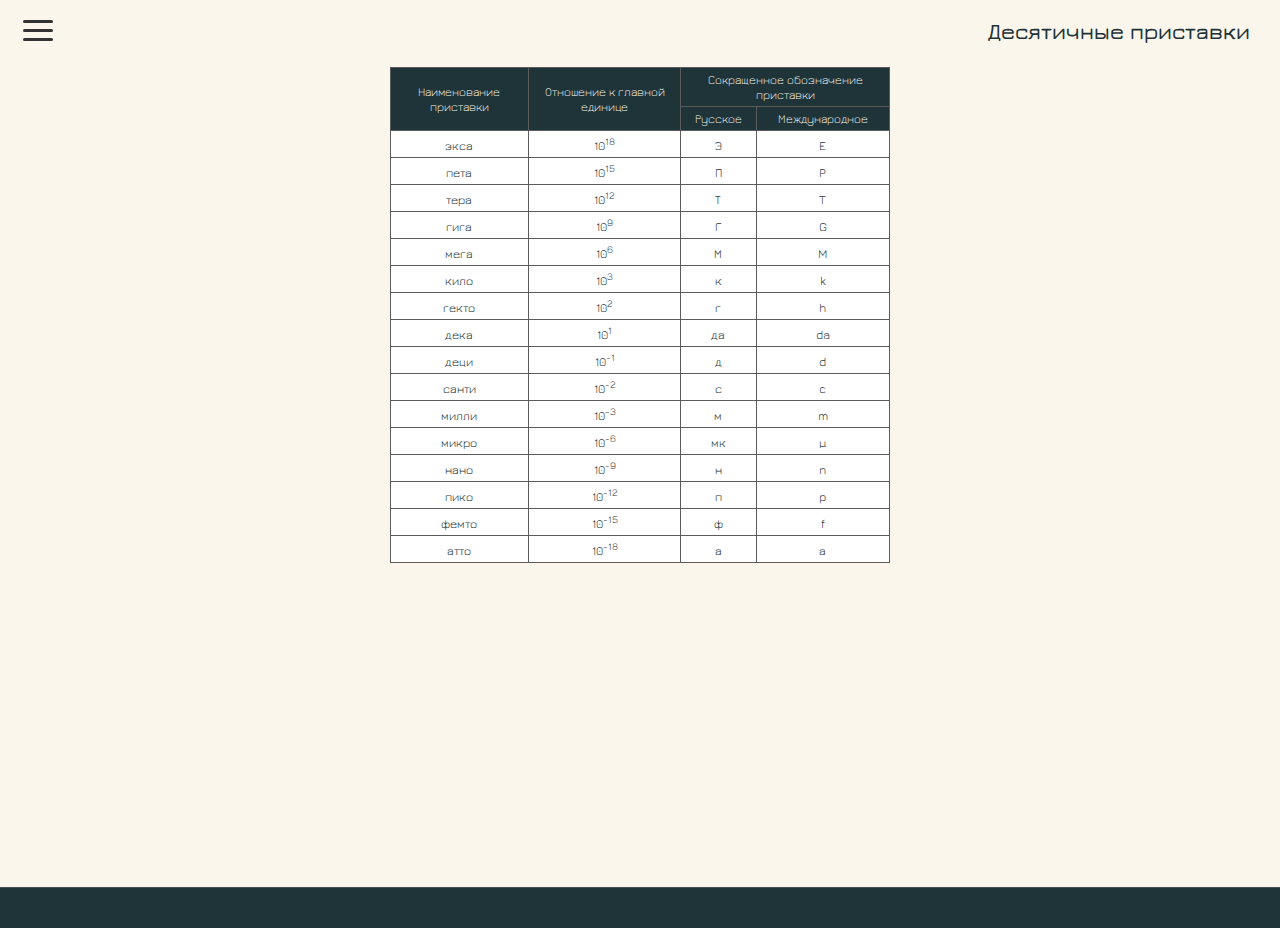
<file: decimal prefixes.html>
<!DOCTYPE html>
<html lang="en">

<head>
    <meta charset="UTF-8">
    <meta name="viewport" content="width=device-width, initial-scale=1.0">
    <meta name="description"
        content="Таблица десятичных приставок: мега, микро, кило, пико и тд.
        Наименование приставки	Отношение к главной единице	Сокращенное обозначение приставки
        Русское	Международное">
    <title>Приставки СИ (десятичные приставки) | Физика: таблицы, формулы, расчеты</title>
    <link rel="stylesheet" href="styles/index.css">
    <link rel="stylesheet" href="styles/tables.css">
    <link rel="preconnect" href="https://fonts.googleapis.com">
    <link rel="preconnect" href="https://fonts.gstatic.com" crossorigin>
    <link href="https://fonts.googleapis.com/css2?family=Jura:wght@400;600&display=swap" rel="stylesheet">
    
</head>
<script>    counter = 1  </script>

<body class="bodywork">
    <header class="headeron">
        </button>
        <div id="heading">
            <h1>Десятичные приставки</h1>
        </div>
    </header>
    <div id="content">
        <div id="menu" class="menuoff">
            <div id="menulist">
                <h3>Расчет</h3>
                <h4>Механика</h4>
                <ul>
                    <div class="list">
                        <li><a href="kinematics.html">Кинематика</a></a></li>
                        <!-- <li><a href="statics.html">Статика</a></li> -->
                    </div>
                </ul>
                <h4>Ядерная физика</h4>
                <ul>
                    <div class="list">
                        <li><a href="alpha decay.html">Альфа-распад</a></li>
                        <li><a href="beta decay.html">Бета-распад</a></li>
                    </div>
                </ul>
                <h4>Молекулярная физика</h4>
                <ul>
                    <div class="list">
                        <li><a href="amount of heat.html">Колличество теплоты</a></li>
                    </div>
                </ul>
                <h3>Таблицы</h3>
                <ul>
                    <div class="list">
                        <li><a href="basic physical quantities.html">Базовые физические величины</a></li>
                        <li><a href="decimal prefixes.html">Десятичные приставки</a></li>
                        <li><a href="basic physical constants.html">Основные физические постоянные</a></li>
                    </div>
                </ul>
            </div>
        </div>
        

        <button id="menubutton">
            <div id="inner">
            <span class="line line1"></span>
            <span class="line line2"></span>
            <span class="line line3"></span>
        </div></button>
    </div>
    <div id="work">
            <table id="decimal-prefixes">
                <tr>
                    <th rowspan="2">Наименование приставки </th>
                    <th rowspan="2">Отношение к главной единице </th>
                    <th colspan="2">Сокращенное обозначение приставки </th>
                </tr>
                <tr>
                    <th>Русское </th>
                    <th>Международное </th>
                </tr>
                <tr>
                    <td>экса </td>
                    <td>10<sup>18</sup> </td>
                    <td>Э </td>
                    <td>E </td>
                </tr>
                <tr>
                    <td>пета </td>
                    <td>10<sup>15</sup> </td>
                    <td>П </td>
                    <td>P </td>
                </tr>
                <tr>
                    <td>тера </td>
                    <td>10<sup>12</sup></td>
                    <td>Т </td>
                    <td>T </td>
                </tr>
                <tr>
                    <td>гига </td>
                    <td>10<sup>9</sup></td>
                    <td>Г </td>
                    <td>G </td>
                </tr>
                <tr>
                    <td>мега </td>
                    <td>10<sup>6</sup></td>
                    <td>М </td>
                    <td>M</td>
                </tr>
                <tr>
                    <td>кило </td>
                    <td>10<sup>3</sup></td>
                    <td>к </td>
                    <td>k </td>
                </tr>
                <tr>
                    <td>гекто </td>
                    <td>10<sup>2</sup> </td>
                    <td>г </td>
                    <td>h </td>
                </tr>
                <tr>
                    <td>дека </td>
                    <td>10<sup>1</sup> </td>
                    <td>да </td>
                    <td>da </td>
                </tr>
                <tr>
                    <td>деци </td>
                    <td>10<sup>-1</sup></td>
                    <td>д </td>
                    <td>d </td>
                </tr>
                <tr>
                    <td>санти </td>
                    <td>10<sup>-2</sup></td>
                    <td>с </td>
                    <td>c </td>
                </tr>
                <tr>
                    <td>милли </td>
                    <td>10<sup>-3</sup></td>
                    <td>м </td>
                    <td>m </td>
                </tr>
                <tr>
                    <td>микро </td>
                    <td>10<sup>-6</sup></td>
                    <td>мк </td>
                    <td>µ </td>
                </tr>
                <tr>
                    <td>нано </td>
                    <td>10<sup>-9</sup></td>
                    <td>н </td>
                    <td>n </td>
                </tr>
                <tr>
                    <td>пико </td>
                    <td>10<sup>-12</sup></td>
                    <td>п </td>
                    <td>p </td>
                </tr>
                <tr>
                    <td>фемто </td>
                    <td>10<sup>-15</sup></td>
                    <td>ф </td>
                    <td>f </td>
                </tr>
                <tr>
                    <td>атто </td>
                    <td>10<sup>-18</sup></td>
                    <td>а </td>
                    <td>а </td>
                </tr>
            </table>
        </div>
    <footer></footer>
</body>
<script src="https://code.jquery.com/jquery-3.7.1.slim.min.js"
    integrity="sha256-kmHvs0B+OpCW5GVHUNjv9rOmY0IvSIRcf7zGUDTDQM8=" crossorigin="anonymous"></script>

<script src="JavaScript/index.js"></script>

</html>
</file>
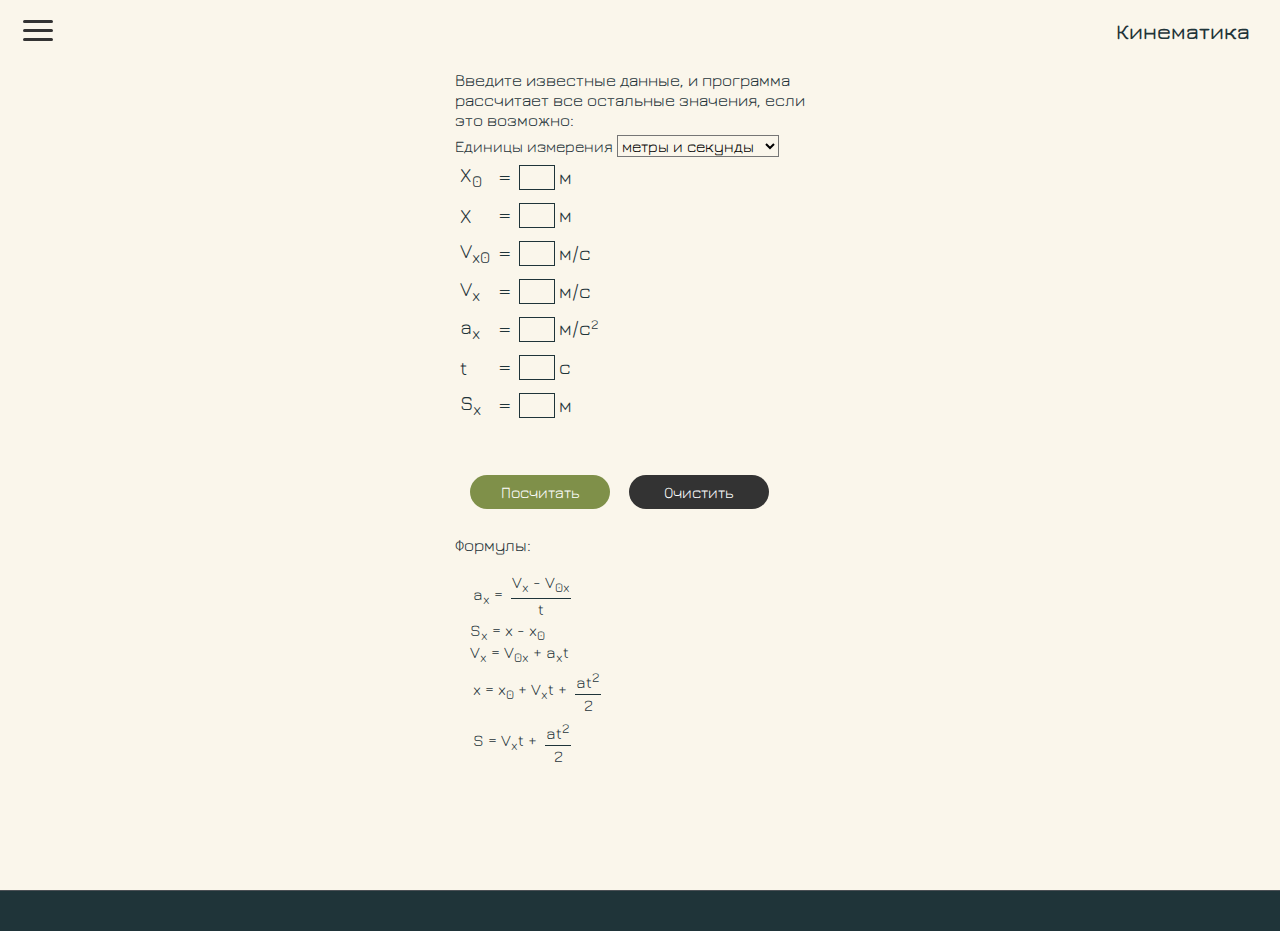
<file: kinematics.html>
<!DOCTYPE html>
<html lang="en">

<head>
    <meta charset="UTF-8">
    <meta name="viewport" content="width=device-width, initial-scale=1.0">
    <meta name="description"
        content="Калькулятор онлайн расчета скорости, времени, расстояния, ускорения. Формулы равноускоренного движения с x0, x, v0, v, a, S. Введите известные данные, вычислите все остальные возможные значения. Прямолинейное движение.">
    <title>Калькулятор расчета скорости, ускорения, времени и расстояния онлайн. | Физика: таблицы, формулы, расчеты
    </title>
    <link rel="stylesheet" href="styles/index.css">
    <link rel="stylesheet" href="styles/kinematics.css">
    <link rel="preconnect" href="https://fonts.googleapis.com">
    <link rel="preconnect" href="https://fonts.gstatic.com" crossorigin>
    <link href="https://fonts.googleapis.com/css2?family=Jura:wght@400;600&display=swap" rel="stylesheet">
    <script>    counter = 1  </script>
</head>

<body class="bodywork">
    <header>
        <div id="heading">
            <h1>Кинематика</h1>
        </div>
    </header>
    <div id="content">
        <div id="menu" class="menuoff">
            <div id="menulist">
                <h3>Расчет</h3>
                <h4>Механика</h4>
                <ul>
                    <div class="list">
                        <li><a href="kinematics.html">Кинематика</a></a></li>
                    </div>
                </ul>
                <h4>Ядерная физика</h4>
                <ul>
                    <div class="list">
                        <li><a href="alpha decay.html">Альфа-распад</a></li>
                        <li><a href="beta decay.html">Бета-распад</a></li>
                    </div>
                </ul>
                <h4>Молекулярная физика</h4>
                <ul>
                    <div class="list">
                        <li><a href="amount of heat.html">Колличество теплоты</a></li>
                    </div>
                </ul>
                <h3>Таблицы</h3>
                <ul>
                    <div class="list">
                        <li><a href="basic physical quantities.html">Базовые физические величины</a></li>
                        <li><a href="decimal prefixes.html">Десятичные приставки</a></li>
                        <li><a href="basic physical constants.html">Основные физические постоянные</a></li>
                    </div>
                </ul>
            </div>
        </div>
        <div id="work">
            <h2>Введите известные данные, и программа рассчитает все остальные значения, если это возможно:</h2>
            <table id="inputform">
                <span>Единицы измерения </span><select id="units">
                    <option selected value="м-с">метры и секунды</option>
                    <option value="км-ч">километры и часы</option>
                </select>
                <tr>
                    <td style="font-size: 20px;">X<sub>0</sub></td>
                    <td style="font-size: 24px;">=</td>
                    <td><input id="x0" type="text" class="input input1">
                        <div class="input-buffer input1-buffer"></div><span class="x-units"
                            style="font-size: 20px;">м</span>
                        <div class="not-enough-data not-enough-data-x0" style="display: none;"><svg
                                xmlns="http://www.w3.org/2000/svg" width="175" height="20" viewBox="0 0 175 20"
                                fill="#9F1420">
                                <path fill-rule="evenodd" clip-rule="evenodd"
                                    d="M10 19C14.9706 19 19 14.9706 19 10C19 5.02944 14.9706 1 10 1C5.02944 1 1 5.02944 1 10C1 14.9706 5.02944 19 10 19ZM10 20C15.5228 20 20 15.5228 20 10C20 4.47715 15.5228 0 10 0C4.47715 0 0 4.47715 0 10C0 15.5228 4.47715 20 10 20ZM10.0114 12.4075C9.71675 12.4075 9.56942 12.2602 9.56942 11.9655V3.6355C9.56942 3.34083 9.71675 3.1935 10.0114 3.1935C10.3118 3.1935 10.4619 3.34083 10.4619 3.6355V11.9655C10.4619 12.2602 10.3118 12.4075 10.0114 12.4075ZM9.84992 15C9.52126 15 9.35692 14.8328 9.35692 14.4985V14.1755C9.35692 13.8525 9.52126 13.691 9.84992 13.691H10.1644C10.4874 13.691 10.6489 13.8525 10.6489 14.1755V14.4985C10.6489 14.8328 10.4874 15 10.1644 15H9.84992ZM29.7712 14.636C29.7712 14.958 29.8949 15.119 30.1422 15.119C30.3849 15.119 30.5062 14.958 30.5062 14.636V10.562H35.5042V14.636C35.5042 14.958 35.6279 15.119 35.8752 15.119C36.1179 15.119 36.2392 14.958 36.2392 14.636V6.474C36.2392 6.14267 36.1179 5.977 35.8752 5.977C35.6279 5.977 35.5042 6.14267 35.5042 6.474V9.827H30.5062V6.474C30.5062 6.14267 30.3755 5.977 30.1142 5.977C29.8855 5.977 29.7712 6.14267 29.7712 6.474V14.636ZM39.5706 14.811C40.0232 14.951 40.6089 15.021 41.3276 15.021H43.3716C43.7589 15.021 44.0529 14.9557 44.2536 14.825C44.4542 14.6897 44.5919 14.503 44.6666 14.265C44.7412 14.0223 44.7786 13.747 44.7786 13.439C44.7786 13.285 44.7436 13.166 44.6736 13.082C44.6036 12.998 44.5149 12.956 44.4076 12.956C44.3096 12.956 44.2232 13.0003 44.1486 13.089C44.0786 13.173 44.0436 13.3013 44.0436 13.474C44.0436 13.7633 43.9876 13.971 43.8756 14.097C43.7682 14.223 43.5676 14.286 43.2736 14.286H41.3276C40.7162 14.286 40.2379 14.244 39.8926 14.16C39.5519 14.0713 39.3139 13.901 39.1786 13.649C39.0432 13.397 38.9756 13.0237 38.9756 12.529V11.57H44.8136V11.003C44.8136 10.3543 44.7062 9.85033 44.4916 9.491C44.2769 9.13167 43.9409 8.882 43.4836 8.742C43.0309 8.59733 42.4476 8.525 41.7336 8.525H41.3276C40.6089 8.525 40.0232 8.59733 39.5706 8.742C39.1179 8.882 38.7819 9.13167 38.5626 9.491C38.3479 9.85033 38.2406 10.3543 38.2406 11.003V12.536C38.2406 13.1893 38.3479 13.6957 38.5626 14.055C38.7819 14.4143 39.1179 14.6663 39.5706 14.811ZM44.0716 10.835H38.9756C38.9849 10.2143 39.1389 9.79667 39.4376 9.582C39.6149 9.456 39.8576 9.372 40.1656 9.33C40.4736 9.28333 40.8609 9.26 41.3276 9.26H41.7336C42.2049 9.26 42.5969 9.28567 42.9096 9.337C43.2269 9.38367 43.4719 9.47933 43.6446 9.624C43.9199 9.84333 44.0622 10.247 44.0716 10.835ZM45.764 15.812C45.764 16.1433 45.8877 16.309 46.135 16.309C46.3777 16.309 46.499 16.1433 46.499 15.812V15.021H52.281V15.812C52.281 16.1433 52.4047 16.309 52.652 16.309C52.8947 16.309 53.016 16.1433 53.016 15.812V15.105C53.016 14.559 52.778 14.286 52.302 14.286H51.7V8.525H48.018C48.018 10.7922 47.5519 12.7126 46.6195 14.286H46.506C46.0114 14.2813 45.764 14.5543 45.764 15.105V15.812ZM50.958 14.286H47.437C48.3097 12.7787 48.753 11.1033 48.767 9.26H50.958V14.286ZM55.5256 14.811C55.9783 14.951 56.564 15.021 57.2826 15.021H57.6886C58.4026 15.021 58.986 14.951 59.4386 14.811C59.896 14.6663 60.232 14.4143 60.4466 14.055C60.6613 13.6957 60.7686 13.1893 60.7686 12.536V11.003C60.7686 10.3543 60.6613 9.85033 60.4466 9.491C60.232 9.13167 59.896 8.882 59.4386 8.742C58.986 8.59733 58.4026 8.525 57.6886 8.525H57.2826C56.564 8.525 55.9783 8.59733 55.5256 8.742C55.073 8.882 54.737 9.13167 54.5176 9.491C54.303 9.85033 54.1956 10.3543 54.1956 11.003V12.536C54.1956 13.1893 54.303 13.6957 54.5176 14.055C54.737 14.4143 55.073 14.6663 55.5256 14.811ZM57.6886 14.286H57.2826C56.6713 14.286 56.193 14.244 55.8476 14.16C55.507 14.0713 55.269 13.901 55.1336 13.649C54.9983 13.397 54.9306 13.0237 54.9306 12.529V11.017C54.9306 10.5037 55.0006 10.121 55.1406 9.869C55.2806 9.617 55.521 9.45367 55.8616 9.379C56.207 9.29967 56.6806 9.26 57.2826 9.26H57.6886C58.2813 9.26 58.748 9.29967 59.0886 9.379C59.4293 9.45367 59.672 9.617 59.8166 9.869C59.9613 10.1163 60.0336 10.499 60.0336 11.017V12.529C60.0336 13.019 59.966 13.3923 59.8306 13.649C59.6953 13.901 59.4573 14.0713 59.1166 14.16C58.776 14.244 58.3 14.286 57.6886 14.286ZM63.7834 14.811C64.2361 14.951 64.8218 15.021 65.5404 15.021H67.5144C67.8784 15.021 68.1631 14.958 68.3684 14.832C68.5738 14.706 68.7161 14.5333 68.7954 14.314C68.8794 14.0947 68.9214 13.8473 68.9214 13.572C68.9214 13.348 68.8911 13.1893 68.8304 13.096C68.7698 13.0027 68.6788 12.956 68.5574 12.956C68.4501 12.956 68.3638 12.9957 68.2984 13.075C68.2331 13.1543 68.1958 13.2873 68.1864 13.474C68.1724 13.7353 68.1258 13.936 68.0464 14.076C67.9671 14.216 67.7571 14.286 67.4164 14.286H65.5404C64.9291 14.286 64.4508 14.244 64.1054 14.16C63.7648 14.0713 63.5268 13.901 63.3914 13.649C63.2561 13.397 63.1884 13.0237 63.1884 12.529V11.017C63.1884 10.5037 63.2584 10.121 63.3984 9.869C63.5384 9.617 63.7788 9.45367 64.1194 9.379C64.4648 9.29967 64.9384 9.26 65.5404 9.26H67.4164C67.7524 9.26 67.9624 9.33467 68.0464 9.484C68.1351 9.63333 68.1818 9.82933 68.1864 10.072C68.1864 10.1933 68.2098 10.31 68.2564 10.422C68.3078 10.534 68.4058 10.59 68.5504 10.59C68.6811 10.59 68.7744 10.541 68.8304 10.443C68.8911 10.345 68.9214 10.184 68.9214 9.96C68.9214 9.71733 68.8841 9.48633 68.8094 9.267C68.7348 9.04767 68.5994 8.87033 68.4034 8.735C68.2074 8.595 67.9251 8.525 67.5564 8.525H65.5404C64.8218 8.525 64.2361 8.59733 63.7834 8.742C63.3308 8.882 62.9948 9.13167 62.7754 9.491C62.5608 9.85033 62.4534 10.3543 62.4534 11.003V12.536C62.4534 13.1893 62.5608 13.6957 62.7754 14.055C62.9948 14.4143 63.3308 14.6663 63.7834 14.811ZM72.5139 14.678C72.5139 14.972 72.6422 15.119 72.8989 15.119C73.0202 15.119 73.1135 15.0793 73.1789 15C73.2489 14.9253 73.2839 14.818 73.2839 14.678V9.26H75.4049C75.7129 9.26 75.8669 9.13633 75.8669 8.889C75.8669 8.64633 75.7129 8.525 75.4049 8.525H70.3859C70.0732 8.525 69.9169 8.64633 69.9169 8.889C69.9169 9.13633 70.0732 9.26 70.3859 9.26H72.5139V14.678ZM82.1543 14.986C82.201 15.0747 82.285 15.119 82.4063 15.119C82.6536 15.119 82.7773 14.958 82.7773 14.636V10.303C82.7773 9.63567 82.677 9.17367 82.4763 8.917C82.2756 8.65567 81.907 8.525 81.3703 8.525H79.2003C78.491 8.525 77.9286 8.651 77.5133 8.903C77.1026 9.15033 76.8973 9.52367 76.8973 10.023C76.8973 10.373 77.0186 10.548 77.2613 10.548C77.4153 10.548 77.5133 10.5083 77.5553 10.429C77.602 10.3497 77.6276 10.2353 77.6323 10.086C77.6323 9.89467 77.6883 9.73833 77.8003 9.617C77.9123 9.49567 78.0896 9.407 78.3323 9.351C78.5796 9.29033 78.9016 9.26 79.2983 9.26H81.2723C81.5663 9.26 81.767 9.32067 81.8743 9.442C81.9863 9.55867 82.0423 9.76633 82.0423 10.065V10.877H79.9843C79.597 10.877 79.219 10.9003 78.8503 10.947C78.4863 10.9937 78.155 11.0917 77.8563 11.241C77.5623 11.3903 77.329 11.6143 77.1563 11.913C76.9836 12.2117 76.8973 12.6177 76.8973 13.131C76.8973 13.775 77.035 14.251 77.3103 14.559C77.5903 14.867 77.952 15.021 78.3953 15.021H79.6973C80.262 15.021 80.7496 14.93 81.1603 14.748C81.5172 14.5898 81.8176 14.3524 82.0617 14.0356C82.0646 14.232 82.0674 14.3972 82.0703 14.531C82.0796 14.7457 82.1076 14.8973 82.1543 14.986ZM79.6973 14.3H78.4093C78.204 14.3 78.022 14.2043 77.8633 14.013C77.7093 13.8217 77.6323 13.5067 77.6323 13.068C77.6323 12.6433 77.7186 12.326 77.8913 12.116C78.0686 11.906 78.3323 11.7683 78.6823 11.703C79.0323 11.633 79.4663 11.598 79.9843 11.598H82.0434C82.036 12.458 81.863 13.116 81.5243 13.572C81.165 14.0573 80.556 14.3 79.6973 14.3ZM86.5549 14.678C86.5549 14.972 86.6832 15.119 86.9399 15.119C87.0612 15.119 87.1545 15.0793 87.2199 15C87.2899 14.9253 87.3249 14.818 87.3249 14.678V9.26H89.4459C89.7539 9.26 89.9079 9.13633 89.9079 8.889C89.9079 8.64633 89.7539 8.525 89.4459 8.525H84.4269C84.1142 8.525 83.9579 8.64633 83.9579 8.889C83.9579 9.13633 84.1142 9.26 84.4269 9.26H86.5549V14.678ZM92.2893 14.811C92.742 14.951 93.3276 15.021 94.0463 15.021H94.4523C95.1663 15.021 95.7496 14.951 96.2023 14.811C96.6596 14.6663 96.9956 14.4143 97.2103 14.055C97.425 13.6957 97.5323 13.1893 97.5323 12.536V11.003C97.5323 10.3543 97.425 9.85033 97.2103 9.491C96.9956 9.13167 96.6596 8.882 96.2023 8.742C95.7496 8.59733 95.1663 8.525 94.4523 8.525H94.0463C93.3276 8.525 92.742 8.59733 92.2893 8.742C91.8366 8.882 91.5006 9.13167 91.2813 9.491C91.0666 9.85033 90.9593 10.3543 90.9593 11.003V12.536C90.9593 13.1893 91.0666 13.6957 91.2813 14.055C91.5006 14.4143 91.8366 14.6663 92.2893 14.811ZM94.4523 14.286H94.0463C93.435 14.286 92.9566 14.244 92.6113 14.16C92.2706 14.0713 92.0326 13.901 91.8973 13.649C91.762 13.397 91.6943 13.0237 91.6943 12.529V11.017C91.6943 10.5037 91.7643 10.121 91.9043 9.869C92.0443 9.617 92.2846 9.45367 92.6253 9.379C92.9706 9.29967 93.4443 9.26 94.0463 9.26H94.4523C95.045 9.26 95.5116 9.29967 95.8523 9.379C96.193 9.45367 96.4356 9.617 96.5803 9.869C96.725 10.1163 96.7973 10.499 96.7973 11.017V12.529C96.7973 13.019 96.7296 13.3923 96.5943 13.649C96.459 13.901 96.221 14.0713 95.8803 14.16C95.5396 14.244 95.0636 14.286 94.4523 14.286ZM104.775 14.622C104.775 14.9533 104.901 15.119 105.153 15.119C105.391 15.119 105.51 14.9533 105.51 14.622V8.91C105.51 8.588 105.386 8.427 105.139 8.427C104.896 8.427 104.775 8.588 104.775 8.91V9.96C104.775 10.7767 104.579 11.3997 104.187 11.829C103.795 12.2583 103.226 12.473 102.479 12.473H102.052C101.469 12.473 101.011 12.4287 100.68 12.34C100.349 12.2513 100.115 12.081 99.9801 11.829C99.8448 11.577 99.7771 11.2037 99.7771 10.709V8.91C99.7771 8.588 99.6535 8.427 99.4061 8.427C99.1635 8.427 99.0421 8.588 99.0421 8.91V10.716C99.0421 11.3647 99.1471 11.871 99.3571 12.235C99.5718 12.599 99.9008 12.8533 100.344 12.998C100.787 13.138 101.357 13.208 102.052 13.208H102.479C103.478 13.208 104.243 12.9047 104.775 12.298V14.622ZM107.541 14.636C107.541 14.958 107.662 15.119 107.905 15.119C108.152 15.119 108.276 14.958 108.276 14.636V11.948H113.134V14.636C113.134 14.958 113.255 15.119 113.498 15.119C113.745 15.119 113.869 14.958 113.869 14.636V8.924C113.869 8.59267 113.745 8.427 113.498 8.427C113.255 8.427 113.134 8.59267 113.134 8.924V11.213H108.276V8.924C108.276 8.59267 108.143 8.427 107.877 8.427C107.653 8.427 107.541 8.59267 107.541 8.924V14.636ZM117.063 14.811C117.515 14.951 118.101 15.021 118.82 15.021H119.226C119.94 15.021 120.523 14.951 120.976 14.811C121.433 14.6663 121.769 14.4143 121.984 14.055C122.198 13.6957 122.306 13.1893 122.306 12.536V11.003C122.306 10.3543 122.198 9.85033 121.984 9.491C121.769 9.13167 121.433 8.882 120.976 8.742C120.523 8.59733 119.94 8.525 119.226 8.525H118.82C118.101 8.525 117.515 8.59733 117.063 8.742C116.61 8.882 116.274 9.13167 116.055 9.491C115.84 9.85033 115.733 10.3543 115.733 11.003V12.536C115.733 13.1893 115.84 13.6957 116.055 14.055C116.274 14.4143 116.61 14.6663 117.063 14.811ZM119.226 14.286H118.82C118.208 14.286 117.73 14.244 117.385 14.16C117.044 14.0713 116.806 13.901 116.671 13.649C116.535 13.397 116.468 13.0237 116.468 12.529V11.017C116.468 10.5037 116.538 10.121 116.678 9.869C116.818 9.617 117.058 9.45367 117.399 9.379C117.744 9.29967 118.218 9.26 118.82 9.26H119.226C119.818 9.26 120.285 9.29967 120.626 9.379C120.966 9.45367 121.209 9.617 121.354 9.869C121.498 10.1163 121.571 10.499 121.571 11.017V12.529C121.571 13.019 121.503 13.3923 121.368 13.649C121.232 13.901 120.994 14.0713 120.654 14.16C120.313 14.244 119.837 14.286 119.226 14.286ZM126.797 15.812C126.797 16.1433 126.921 16.309 127.168 16.309C127.411 16.309 127.532 16.1433 127.532 15.812V15.021H133.314V15.812C133.314 16.1433 133.438 16.309 133.685 16.309C133.928 16.309 134.049 16.1433 134.049 15.812V15.105C134.049 14.559 133.811 14.286 133.335 14.286H132.733V8.525H129.051C129.051 10.7922 128.585 12.7126 127.653 14.286H127.539C127.045 14.2813 126.797 14.5543 126.797 15.105V15.812ZM131.991 14.286H128.47C129.343 12.7787 129.786 11.1033 129.8 9.26H131.991V14.286ZM140.465 14.986C140.512 15.0747 140.596 15.119 140.717 15.119C140.964 15.119 141.088 14.958 141.088 14.636V10.303C141.088 9.63567 140.988 9.17367 140.787 8.917C140.586 8.65567 140.217 8.525 139.681 8.525H137.511C136.801 8.525 136.239 8.651 135.824 8.903C135.413 9.15033 135.208 9.52367 135.208 10.023C135.208 10.373 135.329 10.548 135.572 10.548C135.726 10.548 135.824 10.5083 135.866 10.429C135.913 10.3497 135.938 10.2353 135.943 10.086C135.943 9.89467 135.999 9.73833 136.111 9.617C136.223 9.49567 136.4 9.407 136.643 9.351C136.89 9.29033 137.212 9.26 137.609 9.26H139.583C139.877 9.26 140.077 9.32067 140.185 9.442C140.297 9.55867 140.353 9.76633 140.353 10.065V10.877H138.295C137.908 10.877 137.529 10.9003 137.161 10.947C136.797 10.9937 136.465 11.0917 136.167 11.241C135.873 11.3903 135.639 11.6143 135.467 11.913C135.294 12.2117 135.208 12.6177 135.208 13.131C135.208 13.775 135.346 14.251 135.621 14.559C135.901 14.867 136.262 15.021 136.706 15.021H138.008C138.573 15.021 139.06 14.93 139.471 14.748C139.828 14.5898 140.128 14.3524 140.372 14.0356C140.375 14.232 140.378 14.3972 140.381 14.531C140.39 14.7457 140.418 14.8973 140.465 14.986ZM138.008 14.3H136.72C136.514 14.3 136.333 14.2043 136.174 14.013C136.02 13.8217 135.943 13.5067 135.943 13.068C135.943 12.6433 136.029 12.326 136.202 12.116C136.379 11.906 136.643 11.7683 136.993 11.703C137.343 11.633 137.777 11.598 138.295 11.598H140.354C140.347 12.458 140.174 13.116 139.835 13.572C139.476 14.0573 138.867 14.3 138.008 14.3ZM143.087 14.636C143.087 14.958 143.209 15.119 143.451 15.119C143.699 15.119 143.822 14.958 143.822 14.636V11.948H148.68V14.636C148.68 14.958 148.802 15.119 149.044 15.119C149.292 15.119 149.415 14.958 149.415 14.636V8.924C149.415 8.59267 149.292 8.427 149.044 8.427C148.802 8.427 148.68 8.59267 148.68 8.924V11.213H143.822V8.924C143.822 8.59267 143.689 8.427 143.423 8.427C143.199 8.427 143.087 8.59267 143.087 8.924V14.636ZM151.455 14.636C151.455 14.958 151.576 15.119 151.819 15.119C152.066 15.119 152.19 14.958 152.19 14.636V11.948H157.048V14.636C157.048 14.958 157.169 15.119 157.412 15.119C157.659 15.119 157.783 14.958 157.783 14.636V8.924C157.783 8.59267 157.659 8.427 157.412 8.427C157.169 8.427 157.048 8.59267 157.048 8.924V11.213H152.19V8.924C152.19 8.59267 152.057 8.427 151.791 8.427C151.567 8.427 151.455 8.59267 151.455 8.924V14.636ZM159.836 8.924V15.021H163.546C163.975 15.0163 164.355 14.951 164.687 14.825C165.023 14.6943 165.286 14.4937 165.478 14.223C165.674 13.9477 165.772 13.5907 165.772 13.152C165.772 12.718 165.674 12.3657 165.478 12.095C165.286 11.8197 165.023 11.619 164.687 11.493C164.355 11.3623 163.975 11.297 163.546 11.297H160.571V8.924C160.571 8.59267 160.447 8.427 160.2 8.427C159.957 8.427 159.836 8.59267 159.836 8.924ZM163.441 14.286H160.571V12.032H163.441C163.711 12.032 163.968 12.0577 164.211 12.109C164.458 12.1557 164.659 12.2607 164.813 12.424C164.967 12.5827 165.044 12.8277 165.044 13.159C165.044 13.5557 164.904 13.8427 164.624 14.02C164.348 14.1973 163.954 14.286 163.441 14.286ZM166.549 14.72C166.549 15.0187 166.67 15.168 166.913 15.168C167.16 15.168 167.284 15.0187 167.284 14.72V8.84C167.284 8.686 167.251 8.56933 167.186 8.49C167.125 8.41067 167.034 8.371 166.913 8.371C166.796 8.371 166.705 8.41067 166.64 8.49C166.579 8.56933 166.549 8.686 166.549 8.84V14.72ZM168.946 15.077C169.02 15.1423 169.114 15.175 169.226 15.175C169.328 15.175 169.431 15.1167 169.534 15L171.858 12.298L174.161 15C174.263 15.1167 174.364 15.175 174.462 15.175C174.569 15.175 174.66 15.1423 174.735 15.077C174.814 15.0117 174.854 14.93 174.854 14.832C174.854 14.7853 174.842 14.734 174.819 14.678C174.8 14.622 174.763 14.5637 174.707 14.503L172.341 11.78L174.707 9.029C174.805 8.92167 174.854 8.81667 174.854 8.714C174.854 8.616 174.814 8.53433 174.735 8.469C174.66 8.40367 174.571 8.371 174.469 8.371C174.371 8.371 174.268 8.42933 174.161 8.546L171.858 11.241L169.534 8.546C169.431 8.42933 169.326 8.371 169.219 8.371C169.116 8.371 169.025 8.40367 168.946 8.469C168.871 8.53433 168.834 8.616 168.834 8.714C168.834 8.81667 168.88 8.92167 168.974 9.029L171.34 11.78L168.974 14.503C168.922 14.5637 168.885 14.622 168.862 14.678C168.843 14.734 168.834 14.7853 168.834 14.832C168.834 14.93 168.871 15.0117 168.946 15.077Z"
                                    fill="#9F1420" />
                            </svg></div>
                    </td>

                </tr>
                <tr>
                    <td style="font-size: 20px;">X</td>
                    <td style="font-size: 24px;">=</td>
                    <td><input id="x" type="text" class="input input2">
                        <div class="input-buffer input2-buffer"></div><span class="x-units"
                            style="font-size: 20px;">м</span>
                        <div class="not-enough-data not-enough-data-x" style="display: none;"><svg
                                xmlns="http://www.w3.org/2000/svg" width="175" height="20" viewBox="0 0 175 20"
                                fill="#9F1420">
                                <path fill-rule="evenodd" clip-rule="evenodd"
                                    d="M10 19C14.9706 19 19 14.9706 19 10C19 5.02944 14.9706 1 10 1C5.02944 1 1 5.02944 1 10C1 14.9706 5.02944 19 10 19ZM10 20C15.5228 20 20 15.5228 20 10C20 4.47715 15.5228 0 10 0C4.47715 0 0 4.47715 0 10C0 15.5228 4.47715 20 10 20ZM10.0114 12.4075C9.71675 12.4075 9.56942 12.2602 9.56942 11.9655V3.6355C9.56942 3.34083 9.71675 3.1935 10.0114 3.1935C10.3118 3.1935 10.4619 3.34083 10.4619 3.6355V11.9655C10.4619 12.2602 10.3118 12.4075 10.0114 12.4075ZM9.84992 15C9.52126 15 9.35692 14.8328 9.35692 14.4985V14.1755C9.35692 13.8525 9.52126 13.691 9.84992 13.691H10.1644C10.4874 13.691 10.6489 13.8525 10.6489 14.1755V14.4985C10.6489 14.8328 10.4874 15 10.1644 15H9.84992ZM29.7712 14.636C29.7712 14.958 29.8949 15.119 30.1422 15.119C30.3849 15.119 30.5062 14.958 30.5062 14.636V10.562H35.5042V14.636C35.5042 14.958 35.6279 15.119 35.8752 15.119C36.1179 15.119 36.2392 14.958 36.2392 14.636V6.474C36.2392 6.14267 36.1179 5.977 35.8752 5.977C35.6279 5.977 35.5042 6.14267 35.5042 6.474V9.827H30.5062V6.474C30.5062 6.14267 30.3755 5.977 30.1142 5.977C29.8855 5.977 29.7712 6.14267 29.7712 6.474V14.636ZM39.5706 14.811C40.0232 14.951 40.6089 15.021 41.3276 15.021H43.3716C43.7589 15.021 44.0529 14.9557 44.2536 14.825C44.4542 14.6897 44.5919 14.503 44.6666 14.265C44.7412 14.0223 44.7786 13.747 44.7786 13.439C44.7786 13.285 44.7436 13.166 44.6736 13.082C44.6036 12.998 44.5149 12.956 44.4076 12.956C44.3096 12.956 44.2232 13.0003 44.1486 13.089C44.0786 13.173 44.0436 13.3013 44.0436 13.474C44.0436 13.7633 43.9876 13.971 43.8756 14.097C43.7682 14.223 43.5676 14.286 43.2736 14.286H41.3276C40.7162 14.286 40.2379 14.244 39.8926 14.16C39.5519 14.0713 39.3139 13.901 39.1786 13.649C39.0432 13.397 38.9756 13.0237 38.9756 12.529V11.57H44.8136V11.003C44.8136 10.3543 44.7062 9.85033 44.4916 9.491C44.2769 9.13167 43.9409 8.882 43.4836 8.742C43.0309 8.59733 42.4476 8.525 41.7336 8.525H41.3276C40.6089 8.525 40.0232 8.59733 39.5706 8.742C39.1179 8.882 38.7819 9.13167 38.5626 9.491C38.3479 9.85033 38.2406 10.3543 38.2406 11.003V12.536C38.2406 13.1893 38.3479 13.6957 38.5626 14.055C38.7819 14.4143 39.1179 14.6663 39.5706 14.811ZM44.0716 10.835H38.9756C38.9849 10.2143 39.1389 9.79667 39.4376 9.582C39.6149 9.456 39.8576 9.372 40.1656 9.33C40.4736 9.28333 40.8609 9.26 41.3276 9.26H41.7336C42.2049 9.26 42.5969 9.28567 42.9096 9.337C43.2269 9.38367 43.4719 9.47933 43.6446 9.624C43.9199 9.84333 44.0622 10.247 44.0716 10.835ZM45.764 15.812C45.764 16.1433 45.8877 16.309 46.135 16.309C46.3777 16.309 46.499 16.1433 46.499 15.812V15.021H52.281V15.812C52.281 16.1433 52.4047 16.309 52.652 16.309C52.8947 16.309 53.016 16.1433 53.016 15.812V15.105C53.016 14.559 52.778 14.286 52.302 14.286H51.7V8.525H48.018C48.018 10.7922 47.5519 12.7126 46.6195 14.286H46.506C46.0114 14.2813 45.764 14.5543 45.764 15.105V15.812ZM50.958 14.286H47.437C48.3097 12.7787 48.753 11.1033 48.767 9.26H50.958V14.286ZM55.5256 14.811C55.9783 14.951 56.564 15.021 57.2826 15.021H57.6886C58.4026 15.021 58.986 14.951 59.4386 14.811C59.896 14.6663 60.232 14.4143 60.4466 14.055C60.6613 13.6957 60.7686 13.1893 60.7686 12.536V11.003C60.7686 10.3543 60.6613 9.85033 60.4466 9.491C60.232 9.13167 59.896 8.882 59.4386 8.742C58.986 8.59733 58.4026 8.525 57.6886 8.525H57.2826C56.564 8.525 55.9783 8.59733 55.5256 8.742C55.073 8.882 54.737 9.13167 54.5176 9.491C54.303 9.85033 54.1956 10.3543 54.1956 11.003V12.536C54.1956 13.1893 54.303 13.6957 54.5176 14.055C54.737 14.4143 55.073 14.6663 55.5256 14.811ZM57.6886 14.286H57.2826C56.6713 14.286 56.193 14.244 55.8476 14.16C55.507 14.0713 55.269 13.901 55.1336 13.649C54.9983 13.397 54.9306 13.0237 54.9306 12.529V11.017C54.9306 10.5037 55.0006 10.121 55.1406 9.869C55.2806 9.617 55.521 9.45367 55.8616 9.379C56.207 9.29967 56.6806 9.26 57.2826 9.26H57.6886C58.2813 9.26 58.748 9.29967 59.0886 9.379C59.4293 9.45367 59.672 9.617 59.8166 9.869C59.9613 10.1163 60.0336 10.499 60.0336 11.017V12.529C60.0336 13.019 59.966 13.3923 59.8306 13.649C59.6953 13.901 59.4573 14.0713 59.1166 14.16C58.776 14.244 58.3 14.286 57.6886 14.286ZM63.7834 14.811C64.2361 14.951 64.8218 15.021 65.5404 15.021H67.5144C67.8784 15.021 68.1631 14.958 68.3684 14.832C68.5738 14.706 68.7161 14.5333 68.7954 14.314C68.8794 14.0947 68.9214 13.8473 68.9214 13.572C68.9214 13.348 68.8911 13.1893 68.8304 13.096C68.7698 13.0027 68.6788 12.956 68.5574 12.956C68.4501 12.956 68.3638 12.9957 68.2984 13.075C68.2331 13.1543 68.1958 13.2873 68.1864 13.474C68.1724 13.7353 68.1258 13.936 68.0464 14.076C67.9671 14.216 67.7571 14.286 67.4164 14.286H65.5404C64.9291 14.286 64.4508 14.244 64.1054 14.16C63.7648 14.0713 63.5268 13.901 63.3914 13.649C63.2561 13.397 63.1884 13.0237 63.1884 12.529V11.017C63.1884 10.5037 63.2584 10.121 63.3984 9.869C63.5384 9.617 63.7788 9.45367 64.1194 9.379C64.4648 9.29967 64.9384 9.26 65.5404 9.26H67.4164C67.7524 9.26 67.9624 9.33467 68.0464 9.484C68.1351 9.63333 68.1818 9.82933 68.1864 10.072C68.1864 10.1933 68.2098 10.31 68.2564 10.422C68.3078 10.534 68.4058 10.59 68.5504 10.59C68.6811 10.59 68.7744 10.541 68.8304 10.443C68.8911 10.345 68.9214 10.184 68.9214 9.96C68.9214 9.71733 68.8841 9.48633 68.8094 9.267C68.7348 9.04767 68.5994 8.87033 68.4034 8.735C68.2074 8.595 67.9251 8.525 67.5564 8.525H65.5404C64.8218 8.525 64.2361 8.59733 63.7834 8.742C63.3308 8.882 62.9948 9.13167 62.7754 9.491C62.5608 9.85033 62.4534 10.3543 62.4534 11.003V12.536C62.4534 13.1893 62.5608 13.6957 62.7754 14.055C62.9948 14.4143 63.3308 14.6663 63.7834 14.811ZM72.5139 14.678C72.5139 14.972 72.6422 15.119 72.8989 15.119C73.0202 15.119 73.1135 15.0793 73.1789 15C73.2489 14.9253 73.2839 14.818 73.2839 14.678V9.26H75.4049C75.7129 9.26 75.8669 9.13633 75.8669 8.889C75.8669 8.64633 75.7129 8.525 75.4049 8.525H70.3859C70.0732 8.525 69.9169 8.64633 69.9169 8.889C69.9169 9.13633 70.0732 9.26 70.3859 9.26H72.5139V14.678ZM82.1543 14.986C82.201 15.0747 82.285 15.119 82.4063 15.119C82.6536 15.119 82.7773 14.958 82.7773 14.636V10.303C82.7773 9.63567 82.677 9.17367 82.4763 8.917C82.2756 8.65567 81.907 8.525 81.3703 8.525H79.2003C78.491 8.525 77.9286 8.651 77.5133 8.903C77.1026 9.15033 76.8973 9.52367 76.8973 10.023C76.8973 10.373 77.0186 10.548 77.2613 10.548C77.4153 10.548 77.5133 10.5083 77.5553 10.429C77.602 10.3497 77.6276 10.2353 77.6323 10.086C77.6323 9.89467 77.6883 9.73833 77.8003 9.617C77.9123 9.49567 78.0896 9.407 78.3323 9.351C78.5796 9.29033 78.9016 9.26 79.2983 9.26H81.2723C81.5663 9.26 81.767 9.32067 81.8743 9.442C81.9863 9.55867 82.0423 9.76633 82.0423 10.065V10.877H79.9843C79.597 10.877 79.219 10.9003 78.8503 10.947C78.4863 10.9937 78.155 11.0917 77.8563 11.241C77.5623 11.3903 77.329 11.6143 77.1563 11.913C76.9836 12.2117 76.8973 12.6177 76.8973 13.131C76.8973 13.775 77.035 14.251 77.3103 14.559C77.5903 14.867 77.952 15.021 78.3953 15.021H79.6973C80.262 15.021 80.7496 14.93 81.1603 14.748C81.5172 14.5898 81.8176 14.3524 82.0617 14.0356C82.0646 14.232 82.0674 14.3972 82.0703 14.531C82.0796 14.7457 82.1076 14.8973 82.1543 14.986ZM79.6973 14.3H78.4093C78.204 14.3 78.022 14.2043 77.8633 14.013C77.7093 13.8217 77.6323 13.5067 77.6323 13.068C77.6323 12.6433 77.7186 12.326 77.8913 12.116C78.0686 11.906 78.3323 11.7683 78.6823 11.703C79.0323 11.633 79.4663 11.598 79.9843 11.598H82.0434C82.036 12.458 81.863 13.116 81.5243 13.572C81.165 14.0573 80.556 14.3 79.6973 14.3ZM86.5549 14.678C86.5549 14.972 86.6832 15.119 86.9399 15.119C87.0612 15.119 87.1545 15.0793 87.2199 15C87.2899 14.9253 87.3249 14.818 87.3249 14.678V9.26H89.4459C89.7539 9.26 89.9079 9.13633 89.9079 8.889C89.9079 8.64633 89.7539 8.525 89.4459 8.525H84.4269C84.1142 8.525 83.9579 8.64633 83.9579 8.889C83.9579 9.13633 84.1142 9.26 84.4269 9.26H86.5549V14.678ZM92.2893 14.811C92.742 14.951 93.3276 15.021 94.0463 15.021H94.4523C95.1663 15.021 95.7496 14.951 96.2023 14.811C96.6596 14.6663 96.9956 14.4143 97.2103 14.055C97.425 13.6957 97.5323 13.1893 97.5323 12.536V11.003C97.5323 10.3543 97.425 9.85033 97.2103 9.491C96.9956 9.13167 96.6596 8.882 96.2023 8.742C95.7496 8.59733 95.1663 8.525 94.4523 8.525H94.0463C93.3276 8.525 92.742 8.59733 92.2893 8.742C91.8366 8.882 91.5006 9.13167 91.2813 9.491C91.0666 9.85033 90.9593 10.3543 90.9593 11.003V12.536C90.9593 13.1893 91.0666 13.6957 91.2813 14.055C91.5006 14.4143 91.8366 14.6663 92.2893 14.811ZM94.4523 14.286H94.0463C93.435 14.286 92.9566 14.244 92.6113 14.16C92.2706 14.0713 92.0326 13.901 91.8973 13.649C91.762 13.397 91.6943 13.0237 91.6943 12.529V11.017C91.6943 10.5037 91.7643 10.121 91.9043 9.869C92.0443 9.617 92.2846 9.45367 92.6253 9.379C92.9706 9.29967 93.4443 9.26 94.0463 9.26H94.4523C95.045 9.26 95.5116 9.29967 95.8523 9.379C96.193 9.45367 96.4356 9.617 96.5803 9.869C96.725 10.1163 96.7973 10.499 96.7973 11.017V12.529C96.7973 13.019 96.7296 13.3923 96.5943 13.649C96.459 13.901 96.221 14.0713 95.8803 14.16C95.5396 14.244 95.0636 14.286 94.4523 14.286ZM104.775 14.622C104.775 14.9533 104.901 15.119 105.153 15.119C105.391 15.119 105.51 14.9533 105.51 14.622V8.91C105.51 8.588 105.386 8.427 105.139 8.427C104.896 8.427 104.775 8.588 104.775 8.91V9.96C104.775 10.7767 104.579 11.3997 104.187 11.829C103.795 12.2583 103.226 12.473 102.479 12.473H102.052C101.469 12.473 101.011 12.4287 100.68 12.34C100.349 12.2513 100.115 12.081 99.9801 11.829C99.8448 11.577 99.7771 11.2037 99.7771 10.709V8.91C99.7771 8.588 99.6535 8.427 99.4061 8.427C99.1635 8.427 99.0421 8.588 99.0421 8.91V10.716C99.0421 11.3647 99.1471 11.871 99.3571 12.235C99.5718 12.599 99.9008 12.8533 100.344 12.998C100.787 13.138 101.357 13.208 102.052 13.208H102.479C103.478 13.208 104.243 12.9047 104.775 12.298V14.622ZM107.541 14.636C107.541 14.958 107.662 15.119 107.905 15.119C108.152 15.119 108.276 14.958 108.276 14.636V11.948H113.134V14.636C113.134 14.958 113.255 15.119 113.498 15.119C113.745 15.119 113.869 14.958 113.869 14.636V8.924C113.869 8.59267 113.745 8.427 113.498 8.427C113.255 8.427 113.134 8.59267 113.134 8.924V11.213H108.276V8.924C108.276 8.59267 108.143 8.427 107.877 8.427C107.653 8.427 107.541 8.59267 107.541 8.924V14.636ZM117.063 14.811C117.515 14.951 118.101 15.021 118.82 15.021H119.226C119.94 15.021 120.523 14.951 120.976 14.811C121.433 14.6663 121.769 14.4143 121.984 14.055C122.198 13.6957 122.306 13.1893 122.306 12.536V11.003C122.306 10.3543 122.198 9.85033 121.984 9.491C121.769 9.13167 121.433 8.882 120.976 8.742C120.523 8.59733 119.94 8.525 119.226 8.525H118.82C118.101 8.525 117.515 8.59733 117.063 8.742C116.61 8.882 116.274 9.13167 116.055 9.491C115.84 9.85033 115.733 10.3543 115.733 11.003V12.536C115.733 13.1893 115.84 13.6957 116.055 14.055C116.274 14.4143 116.61 14.6663 117.063 14.811ZM119.226 14.286H118.82C118.208 14.286 117.73 14.244 117.385 14.16C117.044 14.0713 116.806 13.901 116.671 13.649C116.535 13.397 116.468 13.0237 116.468 12.529V11.017C116.468 10.5037 116.538 10.121 116.678 9.869C116.818 9.617 117.058 9.45367 117.399 9.379C117.744 9.29967 118.218 9.26 118.82 9.26H119.226C119.818 9.26 120.285 9.29967 120.626 9.379C120.966 9.45367 121.209 9.617 121.354 9.869C121.498 10.1163 121.571 10.499 121.571 11.017V12.529C121.571 13.019 121.503 13.3923 121.368 13.649C121.232 13.901 120.994 14.0713 120.654 14.16C120.313 14.244 119.837 14.286 119.226 14.286ZM126.797 15.812C126.797 16.1433 126.921 16.309 127.168 16.309C127.411 16.309 127.532 16.1433 127.532 15.812V15.021H133.314V15.812C133.314 16.1433 133.438 16.309 133.685 16.309C133.928 16.309 134.049 16.1433 134.049 15.812V15.105C134.049 14.559 133.811 14.286 133.335 14.286H132.733V8.525H129.051C129.051 10.7922 128.585 12.7126 127.653 14.286H127.539C127.045 14.2813 126.797 14.5543 126.797 15.105V15.812ZM131.991 14.286H128.47C129.343 12.7787 129.786 11.1033 129.8 9.26H131.991V14.286ZM140.465 14.986C140.512 15.0747 140.596 15.119 140.717 15.119C140.964 15.119 141.088 14.958 141.088 14.636V10.303C141.088 9.63567 140.988 9.17367 140.787 8.917C140.586 8.65567 140.217 8.525 139.681 8.525H137.511C136.801 8.525 136.239 8.651 135.824 8.903C135.413 9.15033 135.208 9.52367 135.208 10.023C135.208 10.373 135.329 10.548 135.572 10.548C135.726 10.548 135.824 10.5083 135.866 10.429C135.913 10.3497 135.938 10.2353 135.943 10.086C135.943 9.89467 135.999 9.73833 136.111 9.617C136.223 9.49567 136.4 9.407 136.643 9.351C136.89 9.29033 137.212 9.26 137.609 9.26H139.583C139.877 9.26 140.077 9.32067 140.185 9.442C140.297 9.55867 140.353 9.76633 140.353 10.065V10.877H138.295C137.908 10.877 137.529 10.9003 137.161 10.947C136.797 10.9937 136.465 11.0917 136.167 11.241C135.873 11.3903 135.639 11.6143 135.467 11.913C135.294 12.2117 135.208 12.6177 135.208 13.131C135.208 13.775 135.346 14.251 135.621 14.559C135.901 14.867 136.262 15.021 136.706 15.021H138.008C138.573 15.021 139.06 14.93 139.471 14.748C139.828 14.5898 140.128 14.3524 140.372 14.0356C140.375 14.232 140.378 14.3972 140.381 14.531C140.39 14.7457 140.418 14.8973 140.465 14.986ZM138.008 14.3H136.72C136.514 14.3 136.333 14.2043 136.174 14.013C136.02 13.8217 135.943 13.5067 135.943 13.068C135.943 12.6433 136.029 12.326 136.202 12.116C136.379 11.906 136.643 11.7683 136.993 11.703C137.343 11.633 137.777 11.598 138.295 11.598H140.354C140.347 12.458 140.174 13.116 139.835 13.572C139.476 14.0573 138.867 14.3 138.008 14.3ZM143.087 14.636C143.087 14.958 143.209 15.119 143.451 15.119C143.699 15.119 143.822 14.958 143.822 14.636V11.948H148.68V14.636C148.68 14.958 148.802 15.119 149.044 15.119C149.292 15.119 149.415 14.958 149.415 14.636V8.924C149.415 8.59267 149.292 8.427 149.044 8.427C148.802 8.427 148.68 8.59267 148.68 8.924V11.213H143.822V8.924C143.822 8.59267 143.689 8.427 143.423 8.427C143.199 8.427 143.087 8.59267 143.087 8.924V14.636ZM151.455 14.636C151.455 14.958 151.576 15.119 151.819 15.119C152.066 15.119 152.19 14.958 152.19 14.636V11.948H157.048V14.636C157.048 14.958 157.169 15.119 157.412 15.119C157.659 15.119 157.783 14.958 157.783 14.636V8.924C157.783 8.59267 157.659 8.427 157.412 8.427C157.169 8.427 157.048 8.59267 157.048 8.924V11.213H152.19V8.924C152.19 8.59267 152.057 8.427 151.791 8.427C151.567 8.427 151.455 8.59267 151.455 8.924V14.636ZM159.836 8.924V15.021H163.546C163.975 15.0163 164.355 14.951 164.687 14.825C165.023 14.6943 165.286 14.4937 165.478 14.223C165.674 13.9477 165.772 13.5907 165.772 13.152C165.772 12.718 165.674 12.3657 165.478 12.095C165.286 11.8197 165.023 11.619 164.687 11.493C164.355 11.3623 163.975 11.297 163.546 11.297H160.571V8.924C160.571 8.59267 160.447 8.427 160.2 8.427C159.957 8.427 159.836 8.59267 159.836 8.924ZM163.441 14.286H160.571V12.032H163.441C163.711 12.032 163.968 12.0577 164.211 12.109C164.458 12.1557 164.659 12.2607 164.813 12.424C164.967 12.5827 165.044 12.8277 165.044 13.159C165.044 13.5557 164.904 13.8427 164.624 14.02C164.348 14.1973 163.954 14.286 163.441 14.286ZM166.549 14.72C166.549 15.0187 166.67 15.168 166.913 15.168C167.16 15.168 167.284 15.0187 167.284 14.72V8.84C167.284 8.686 167.251 8.56933 167.186 8.49C167.125 8.41067 167.034 8.371 166.913 8.371C166.796 8.371 166.705 8.41067 166.64 8.49C166.579 8.56933 166.549 8.686 166.549 8.84V14.72ZM168.946 15.077C169.02 15.1423 169.114 15.175 169.226 15.175C169.328 15.175 169.431 15.1167 169.534 15L171.858 12.298L174.161 15C174.263 15.1167 174.364 15.175 174.462 15.175C174.569 15.175 174.66 15.1423 174.735 15.077C174.814 15.0117 174.854 14.93 174.854 14.832C174.854 14.7853 174.842 14.734 174.819 14.678C174.8 14.622 174.763 14.5637 174.707 14.503L172.341 11.78L174.707 9.029C174.805 8.92167 174.854 8.81667 174.854 8.714C174.854 8.616 174.814 8.53433 174.735 8.469C174.66 8.40367 174.571 8.371 174.469 8.371C174.371 8.371 174.268 8.42933 174.161 8.546L171.858 11.241L169.534 8.546C169.431 8.42933 169.326 8.371 169.219 8.371C169.116 8.371 169.025 8.40367 168.946 8.469C168.871 8.53433 168.834 8.616 168.834 8.714C168.834 8.81667 168.88 8.92167 168.974 9.029L171.34 11.78L168.974 14.503C168.922 14.5637 168.885 14.622 168.862 14.678C168.843 14.734 168.834 14.7853 168.834 14.832C168.834 14.93 168.871 15.0117 168.946 15.077Z"
                                    fill="#9F1420" />
                            </svg></div>
                    </td>

                </tr>
                <tr>
                    <td style="font-size: 20px;">V<sub>x0</sub></td>
                    <td style="font-size: 24px;">=</td>
                    <td><input id="v0" type="text" class="input input4">
                        <div class="input-buffer input4-buffer"></div><span class="v-units"
                            style="font-size: 20px;">м/с</span>
                        <div class="not-enough-data not-enough-data-v0" style="display: none;"><svg
                                xmlns="http://www.w3.org/2000/svg" width="175" height="20" viewBox="0 0 175 20"
                                fill="#9F1420">
                                <path fill-rule="evenodd" clip-rule="evenodd"
                                    d="M10 19C14.9706 19 19 14.9706 19 10C19 5.02944 14.9706 1 10 1C5.02944 1 1 5.02944 1 10C1 14.9706 5.02944 19 10 19ZM10 20C15.5228 20 20 15.5228 20 10C20 4.47715 15.5228 0 10 0C4.47715 0 0 4.47715 0 10C0 15.5228 4.47715 20 10 20ZM10.0114 12.4075C9.71675 12.4075 9.56942 12.2602 9.56942 11.9655V3.6355C9.56942 3.34083 9.71675 3.1935 10.0114 3.1935C10.3118 3.1935 10.4619 3.34083 10.4619 3.6355V11.9655C10.4619 12.2602 10.3118 12.4075 10.0114 12.4075ZM9.84992 15C9.52126 15 9.35692 14.8328 9.35692 14.4985V14.1755C9.35692 13.8525 9.52126 13.691 9.84992 13.691H10.1644C10.4874 13.691 10.6489 13.8525 10.6489 14.1755V14.4985C10.6489 14.8328 10.4874 15 10.1644 15H9.84992ZM29.7712 14.636C29.7712 14.958 29.8949 15.119 30.1422 15.119C30.3849 15.119 30.5062 14.958 30.5062 14.636V10.562H35.5042V14.636C35.5042 14.958 35.6279 15.119 35.8752 15.119C36.1179 15.119 36.2392 14.958 36.2392 14.636V6.474C36.2392 6.14267 36.1179 5.977 35.8752 5.977C35.6279 5.977 35.5042 6.14267 35.5042 6.474V9.827H30.5062V6.474C30.5062 6.14267 30.3755 5.977 30.1142 5.977C29.8855 5.977 29.7712 6.14267 29.7712 6.474V14.636ZM39.5706 14.811C40.0232 14.951 40.6089 15.021 41.3276 15.021H43.3716C43.7589 15.021 44.0529 14.9557 44.2536 14.825C44.4542 14.6897 44.5919 14.503 44.6666 14.265C44.7412 14.0223 44.7786 13.747 44.7786 13.439C44.7786 13.285 44.7436 13.166 44.6736 13.082C44.6036 12.998 44.5149 12.956 44.4076 12.956C44.3096 12.956 44.2232 13.0003 44.1486 13.089C44.0786 13.173 44.0436 13.3013 44.0436 13.474C44.0436 13.7633 43.9876 13.971 43.8756 14.097C43.7682 14.223 43.5676 14.286 43.2736 14.286H41.3276C40.7162 14.286 40.2379 14.244 39.8926 14.16C39.5519 14.0713 39.3139 13.901 39.1786 13.649C39.0432 13.397 38.9756 13.0237 38.9756 12.529V11.57H44.8136V11.003C44.8136 10.3543 44.7062 9.85033 44.4916 9.491C44.2769 9.13167 43.9409 8.882 43.4836 8.742C43.0309 8.59733 42.4476 8.525 41.7336 8.525H41.3276C40.6089 8.525 40.0232 8.59733 39.5706 8.742C39.1179 8.882 38.7819 9.13167 38.5626 9.491C38.3479 9.85033 38.2406 10.3543 38.2406 11.003V12.536C38.2406 13.1893 38.3479 13.6957 38.5626 14.055C38.7819 14.4143 39.1179 14.6663 39.5706 14.811ZM44.0716 10.835H38.9756C38.9849 10.2143 39.1389 9.79667 39.4376 9.582C39.6149 9.456 39.8576 9.372 40.1656 9.33C40.4736 9.28333 40.8609 9.26 41.3276 9.26H41.7336C42.2049 9.26 42.5969 9.28567 42.9096 9.337C43.2269 9.38367 43.4719 9.47933 43.6446 9.624C43.9199 9.84333 44.0622 10.247 44.0716 10.835ZM45.764 15.812C45.764 16.1433 45.8877 16.309 46.135 16.309C46.3777 16.309 46.499 16.1433 46.499 15.812V15.021H52.281V15.812C52.281 16.1433 52.4047 16.309 52.652 16.309C52.8947 16.309 53.016 16.1433 53.016 15.812V15.105C53.016 14.559 52.778 14.286 52.302 14.286H51.7V8.525H48.018C48.018 10.7922 47.5519 12.7126 46.6195 14.286H46.506C46.0114 14.2813 45.764 14.5543 45.764 15.105V15.812ZM50.958 14.286H47.437C48.3097 12.7787 48.753 11.1033 48.767 9.26H50.958V14.286ZM55.5256 14.811C55.9783 14.951 56.564 15.021 57.2826 15.021H57.6886C58.4026 15.021 58.986 14.951 59.4386 14.811C59.896 14.6663 60.232 14.4143 60.4466 14.055C60.6613 13.6957 60.7686 13.1893 60.7686 12.536V11.003C60.7686 10.3543 60.6613 9.85033 60.4466 9.491C60.232 9.13167 59.896 8.882 59.4386 8.742C58.986 8.59733 58.4026 8.525 57.6886 8.525H57.2826C56.564 8.525 55.9783 8.59733 55.5256 8.742C55.073 8.882 54.737 9.13167 54.5176 9.491C54.303 9.85033 54.1956 10.3543 54.1956 11.003V12.536C54.1956 13.1893 54.303 13.6957 54.5176 14.055C54.737 14.4143 55.073 14.6663 55.5256 14.811ZM57.6886 14.286H57.2826C56.6713 14.286 56.193 14.244 55.8476 14.16C55.507 14.0713 55.269 13.901 55.1336 13.649C54.9983 13.397 54.9306 13.0237 54.9306 12.529V11.017C54.9306 10.5037 55.0006 10.121 55.1406 9.869C55.2806 9.617 55.521 9.45367 55.8616 9.379C56.207 9.29967 56.6806 9.26 57.2826 9.26H57.6886C58.2813 9.26 58.748 9.29967 59.0886 9.379C59.4293 9.45367 59.672 9.617 59.8166 9.869C59.9613 10.1163 60.0336 10.499 60.0336 11.017V12.529C60.0336 13.019 59.966 13.3923 59.8306 13.649C59.6953 13.901 59.4573 14.0713 59.1166 14.16C58.776 14.244 58.3 14.286 57.6886 14.286ZM63.7834 14.811C64.2361 14.951 64.8218 15.021 65.5404 15.021H67.5144C67.8784 15.021 68.1631 14.958 68.3684 14.832C68.5738 14.706 68.7161 14.5333 68.7954 14.314C68.8794 14.0947 68.9214 13.8473 68.9214 13.572C68.9214 13.348 68.8911 13.1893 68.8304 13.096C68.7698 13.0027 68.6788 12.956 68.5574 12.956C68.4501 12.956 68.3638 12.9957 68.2984 13.075C68.2331 13.1543 68.1958 13.2873 68.1864 13.474C68.1724 13.7353 68.1258 13.936 68.0464 14.076C67.9671 14.216 67.7571 14.286 67.4164 14.286H65.5404C64.9291 14.286 64.4508 14.244 64.1054 14.16C63.7648 14.0713 63.5268 13.901 63.3914 13.649C63.2561 13.397 63.1884 13.0237 63.1884 12.529V11.017C63.1884 10.5037 63.2584 10.121 63.3984 9.869C63.5384 9.617 63.7788 9.45367 64.1194 9.379C64.4648 9.29967 64.9384 9.26 65.5404 9.26H67.4164C67.7524 9.26 67.9624 9.33467 68.0464 9.484C68.1351 9.63333 68.1818 9.82933 68.1864 10.072C68.1864 10.1933 68.2098 10.31 68.2564 10.422C68.3078 10.534 68.4058 10.59 68.5504 10.59C68.6811 10.59 68.7744 10.541 68.8304 10.443C68.8911 10.345 68.9214 10.184 68.9214 9.96C68.9214 9.71733 68.8841 9.48633 68.8094 9.267C68.7348 9.04767 68.5994 8.87033 68.4034 8.735C68.2074 8.595 67.9251 8.525 67.5564 8.525H65.5404C64.8218 8.525 64.2361 8.59733 63.7834 8.742C63.3308 8.882 62.9948 9.13167 62.7754 9.491C62.5608 9.85033 62.4534 10.3543 62.4534 11.003V12.536C62.4534 13.1893 62.5608 13.6957 62.7754 14.055C62.9948 14.4143 63.3308 14.6663 63.7834 14.811ZM72.5139 14.678C72.5139 14.972 72.6422 15.119 72.8989 15.119C73.0202 15.119 73.1135 15.0793 73.1789 15C73.2489 14.9253 73.2839 14.818 73.2839 14.678V9.26H75.4049C75.7129 9.26 75.8669 9.13633 75.8669 8.889C75.8669 8.64633 75.7129 8.525 75.4049 8.525H70.3859C70.0732 8.525 69.9169 8.64633 69.9169 8.889C69.9169 9.13633 70.0732 9.26 70.3859 9.26H72.5139V14.678ZM82.1543 14.986C82.201 15.0747 82.285 15.119 82.4063 15.119C82.6536 15.119 82.7773 14.958 82.7773 14.636V10.303C82.7773 9.63567 82.677 9.17367 82.4763 8.917C82.2756 8.65567 81.907 8.525 81.3703 8.525H79.2003C78.491 8.525 77.9286 8.651 77.5133 8.903C77.1026 9.15033 76.8973 9.52367 76.8973 10.023C76.8973 10.373 77.0186 10.548 77.2613 10.548C77.4153 10.548 77.5133 10.5083 77.5553 10.429C77.602 10.3497 77.6276 10.2353 77.6323 10.086C77.6323 9.89467 77.6883 9.73833 77.8003 9.617C77.9123 9.49567 78.0896 9.407 78.3323 9.351C78.5796 9.29033 78.9016 9.26 79.2983 9.26H81.2723C81.5663 9.26 81.767 9.32067 81.8743 9.442C81.9863 9.55867 82.0423 9.76633 82.0423 10.065V10.877H79.9843C79.597 10.877 79.219 10.9003 78.8503 10.947C78.4863 10.9937 78.155 11.0917 77.8563 11.241C77.5623 11.3903 77.329 11.6143 77.1563 11.913C76.9836 12.2117 76.8973 12.6177 76.8973 13.131C76.8973 13.775 77.035 14.251 77.3103 14.559C77.5903 14.867 77.952 15.021 78.3953 15.021H79.6973C80.262 15.021 80.7496 14.93 81.1603 14.748C81.5172 14.5898 81.8176 14.3524 82.0617 14.0356C82.0646 14.232 82.0674 14.3972 82.0703 14.531C82.0796 14.7457 82.1076 14.8973 82.1543 14.986ZM79.6973 14.3H78.4093C78.204 14.3 78.022 14.2043 77.8633 14.013C77.7093 13.8217 77.6323 13.5067 77.6323 13.068C77.6323 12.6433 77.7186 12.326 77.8913 12.116C78.0686 11.906 78.3323 11.7683 78.6823 11.703C79.0323 11.633 79.4663 11.598 79.9843 11.598H82.0434C82.036 12.458 81.863 13.116 81.5243 13.572C81.165 14.0573 80.556 14.3 79.6973 14.3ZM86.5549 14.678C86.5549 14.972 86.6832 15.119 86.9399 15.119C87.0612 15.119 87.1545 15.0793 87.2199 15C87.2899 14.9253 87.3249 14.818 87.3249 14.678V9.26H89.4459C89.7539 9.26 89.9079 9.13633 89.9079 8.889C89.9079 8.64633 89.7539 8.525 89.4459 8.525H84.4269C84.1142 8.525 83.9579 8.64633 83.9579 8.889C83.9579 9.13633 84.1142 9.26 84.4269 9.26H86.5549V14.678ZM92.2893 14.811C92.742 14.951 93.3276 15.021 94.0463 15.021H94.4523C95.1663 15.021 95.7496 14.951 96.2023 14.811C96.6596 14.6663 96.9956 14.4143 97.2103 14.055C97.425 13.6957 97.5323 13.1893 97.5323 12.536V11.003C97.5323 10.3543 97.425 9.85033 97.2103 9.491C96.9956 9.13167 96.6596 8.882 96.2023 8.742C95.7496 8.59733 95.1663 8.525 94.4523 8.525H94.0463C93.3276 8.525 92.742 8.59733 92.2893 8.742C91.8366 8.882 91.5006 9.13167 91.2813 9.491C91.0666 9.85033 90.9593 10.3543 90.9593 11.003V12.536C90.9593 13.1893 91.0666 13.6957 91.2813 14.055C91.5006 14.4143 91.8366 14.6663 92.2893 14.811ZM94.4523 14.286H94.0463C93.435 14.286 92.9566 14.244 92.6113 14.16C92.2706 14.0713 92.0326 13.901 91.8973 13.649C91.762 13.397 91.6943 13.0237 91.6943 12.529V11.017C91.6943 10.5037 91.7643 10.121 91.9043 9.869C92.0443 9.617 92.2846 9.45367 92.6253 9.379C92.9706 9.29967 93.4443 9.26 94.0463 9.26H94.4523C95.045 9.26 95.5116 9.29967 95.8523 9.379C96.193 9.45367 96.4356 9.617 96.5803 9.869C96.725 10.1163 96.7973 10.499 96.7973 11.017V12.529C96.7973 13.019 96.7296 13.3923 96.5943 13.649C96.459 13.901 96.221 14.0713 95.8803 14.16C95.5396 14.244 95.0636 14.286 94.4523 14.286ZM104.775 14.622C104.775 14.9533 104.901 15.119 105.153 15.119C105.391 15.119 105.51 14.9533 105.51 14.622V8.91C105.51 8.588 105.386 8.427 105.139 8.427C104.896 8.427 104.775 8.588 104.775 8.91V9.96C104.775 10.7767 104.579 11.3997 104.187 11.829C103.795 12.2583 103.226 12.473 102.479 12.473H102.052C101.469 12.473 101.011 12.4287 100.68 12.34C100.349 12.2513 100.115 12.081 99.9801 11.829C99.8448 11.577 99.7771 11.2037 99.7771 10.709V8.91C99.7771 8.588 99.6535 8.427 99.4061 8.427C99.1635 8.427 99.0421 8.588 99.0421 8.91V10.716C99.0421 11.3647 99.1471 11.871 99.3571 12.235C99.5718 12.599 99.9008 12.8533 100.344 12.998C100.787 13.138 101.357 13.208 102.052 13.208H102.479C103.478 13.208 104.243 12.9047 104.775 12.298V14.622ZM107.541 14.636C107.541 14.958 107.662 15.119 107.905 15.119C108.152 15.119 108.276 14.958 108.276 14.636V11.948H113.134V14.636C113.134 14.958 113.255 15.119 113.498 15.119C113.745 15.119 113.869 14.958 113.869 14.636V8.924C113.869 8.59267 113.745 8.427 113.498 8.427C113.255 8.427 113.134 8.59267 113.134 8.924V11.213H108.276V8.924C108.276 8.59267 108.143 8.427 107.877 8.427C107.653 8.427 107.541 8.59267 107.541 8.924V14.636ZM117.063 14.811C117.515 14.951 118.101 15.021 118.82 15.021H119.226C119.94 15.021 120.523 14.951 120.976 14.811C121.433 14.6663 121.769 14.4143 121.984 14.055C122.198 13.6957 122.306 13.1893 122.306 12.536V11.003C122.306 10.3543 122.198 9.85033 121.984 9.491C121.769 9.13167 121.433 8.882 120.976 8.742C120.523 8.59733 119.94 8.525 119.226 8.525H118.82C118.101 8.525 117.515 8.59733 117.063 8.742C116.61 8.882 116.274 9.13167 116.055 9.491C115.84 9.85033 115.733 10.3543 115.733 11.003V12.536C115.733 13.1893 115.84 13.6957 116.055 14.055C116.274 14.4143 116.61 14.6663 117.063 14.811ZM119.226 14.286H118.82C118.208 14.286 117.73 14.244 117.385 14.16C117.044 14.0713 116.806 13.901 116.671 13.649C116.535 13.397 116.468 13.0237 116.468 12.529V11.017C116.468 10.5037 116.538 10.121 116.678 9.869C116.818 9.617 117.058 9.45367 117.399 9.379C117.744 9.29967 118.218 9.26 118.82 9.26H119.226C119.818 9.26 120.285 9.29967 120.626 9.379C120.966 9.45367 121.209 9.617 121.354 9.869C121.498 10.1163 121.571 10.499 121.571 11.017V12.529C121.571 13.019 121.503 13.3923 121.368 13.649C121.232 13.901 120.994 14.0713 120.654 14.16C120.313 14.244 119.837 14.286 119.226 14.286ZM126.797 15.812C126.797 16.1433 126.921 16.309 127.168 16.309C127.411 16.309 127.532 16.1433 127.532 15.812V15.021H133.314V15.812C133.314 16.1433 133.438 16.309 133.685 16.309C133.928 16.309 134.049 16.1433 134.049 15.812V15.105C134.049 14.559 133.811 14.286 133.335 14.286H132.733V8.525H129.051C129.051 10.7922 128.585 12.7126 127.653 14.286H127.539C127.045 14.2813 126.797 14.5543 126.797 15.105V15.812ZM131.991 14.286H128.47C129.343 12.7787 129.786 11.1033 129.8 9.26H131.991V14.286ZM140.465 14.986C140.512 15.0747 140.596 15.119 140.717 15.119C140.964 15.119 141.088 14.958 141.088 14.636V10.303C141.088 9.63567 140.988 9.17367 140.787 8.917C140.586 8.65567 140.217 8.525 139.681 8.525H137.511C136.801 8.525 136.239 8.651 135.824 8.903C135.413 9.15033 135.208 9.52367 135.208 10.023C135.208 10.373 135.329 10.548 135.572 10.548C135.726 10.548 135.824 10.5083 135.866 10.429C135.913 10.3497 135.938 10.2353 135.943 10.086C135.943 9.89467 135.999 9.73833 136.111 9.617C136.223 9.49567 136.4 9.407 136.643 9.351C136.89 9.29033 137.212 9.26 137.609 9.26H139.583C139.877 9.26 140.077 9.32067 140.185 9.442C140.297 9.55867 140.353 9.76633 140.353 10.065V10.877H138.295C137.908 10.877 137.529 10.9003 137.161 10.947C136.797 10.9937 136.465 11.0917 136.167 11.241C135.873 11.3903 135.639 11.6143 135.467 11.913C135.294 12.2117 135.208 12.6177 135.208 13.131C135.208 13.775 135.346 14.251 135.621 14.559C135.901 14.867 136.262 15.021 136.706 15.021H138.008C138.573 15.021 139.06 14.93 139.471 14.748C139.828 14.5898 140.128 14.3524 140.372 14.0356C140.375 14.232 140.378 14.3972 140.381 14.531C140.39 14.7457 140.418 14.8973 140.465 14.986ZM138.008 14.3H136.72C136.514 14.3 136.333 14.2043 136.174 14.013C136.02 13.8217 135.943 13.5067 135.943 13.068C135.943 12.6433 136.029 12.326 136.202 12.116C136.379 11.906 136.643 11.7683 136.993 11.703C137.343 11.633 137.777 11.598 138.295 11.598H140.354C140.347 12.458 140.174 13.116 139.835 13.572C139.476 14.0573 138.867 14.3 138.008 14.3ZM143.087 14.636C143.087 14.958 143.209 15.119 143.451 15.119C143.699 15.119 143.822 14.958 143.822 14.636V11.948H148.68V14.636C148.68 14.958 148.802 15.119 149.044 15.119C149.292 15.119 149.415 14.958 149.415 14.636V8.924C149.415 8.59267 149.292 8.427 149.044 8.427C148.802 8.427 148.68 8.59267 148.68 8.924V11.213H143.822V8.924C143.822 8.59267 143.689 8.427 143.423 8.427C143.199 8.427 143.087 8.59267 143.087 8.924V14.636ZM151.455 14.636C151.455 14.958 151.576 15.119 151.819 15.119C152.066 15.119 152.19 14.958 152.19 14.636V11.948H157.048V14.636C157.048 14.958 157.169 15.119 157.412 15.119C157.659 15.119 157.783 14.958 157.783 14.636V8.924C157.783 8.59267 157.659 8.427 157.412 8.427C157.169 8.427 157.048 8.59267 157.048 8.924V11.213H152.19V8.924C152.19 8.59267 152.057 8.427 151.791 8.427C151.567 8.427 151.455 8.59267 151.455 8.924V14.636ZM159.836 8.924V15.021H163.546C163.975 15.0163 164.355 14.951 164.687 14.825C165.023 14.6943 165.286 14.4937 165.478 14.223C165.674 13.9477 165.772 13.5907 165.772 13.152C165.772 12.718 165.674 12.3657 165.478 12.095C165.286 11.8197 165.023 11.619 164.687 11.493C164.355 11.3623 163.975 11.297 163.546 11.297H160.571V8.924C160.571 8.59267 160.447 8.427 160.2 8.427C159.957 8.427 159.836 8.59267 159.836 8.924ZM163.441 14.286H160.571V12.032H163.441C163.711 12.032 163.968 12.0577 164.211 12.109C164.458 12.1557 164.659 12.2607 164.813 12.424C164.967 12.5827 165.044 12.8277 165.044 13.159C165.044 13.5557 164.904 13.8427 164.624 14.02C164.348 14.1973 163.954 14.286 163.441 14.286ZM166.549 14.72C166.549 15.0187 166.67 15.168 166.913 15.168C167.16 15.168 167.284 15.0187 167.284 14.72V8.84C167.284 8.686 167.251 8.56933 167.186 8.49C167.125 8.41067 167.034 8.371 166.913 8.371C166.796 8.371 166.705 8.41067 166.64 8.49C166.579 8.56933 166.549 8.686 166.549 8.84V14.72ZM168.946 15.077C169.02 15.1423 169.114 15.175 169.226 15.175C169.328 15.175 169.431 15.1167 169.534 15L171.858 12.298L174.161 15C174.263 15.1167 174.364 15.175 174.462 15.175C174.569 15.175 174.66 15.1423 174.735 15.077C174.814 15.0117 174.854 14.93 174.854 14.832C174.854 14.7853 174.842 14.734 174.819 14.678C174.8 14.622 174.763 14.5637 174.707 14.503L172.341 11.78L174.707 9.029C174.805 8.92167 174.854 8.81667 174.854 8.714C174.854 8.616 174.814 8.53433 174.735 8.469C174.66 8.40367 174.571 8.371 174.469 8.371C174.371 8.371 174.268 8.42933 174.161 8.546L171.858 11.241L169.534 8.546C169.431 8.42933 169.326 8.371 169.219 8.371C169.116 8.371 169.025 8.40367 168.946 8.469C168.871 8.53433 168.834 8.616 168.834 8.714C168.834 8.81667 168.88 8.92167 168.974 9.029L171.34 11.78L168.974 14.503C168.922 14.5637 168.885 14.622 168.862 14.678C168.843 14.734 168.834 14.7853 168.834 14.832C168.834 14.93 168.871 15.0117 168.946 15.077Z"
                                    fill="#9F1420" />
                            </svg></div>
                    </td>

                </tr>
                <tr>
                    <td style="font-size: 20px;">V<sub>x</sub></td>
                    <td style="font-size: 24px;">=</td>
                    <td><input id="v" type="text" class="input input3">
                        <div class="input-buffer input3-buffer"></div><span class="v-units"
                            style="font-size: 20px;">м/с</span>
                        <div class="not-enough-data not-enough-data-v" style="display: none;"><svg
                                xmlns="http://www.w3.org/2000/svg" width="175" height="20" viewBox="0 0 175 20"
                                fill="#9F1420">
                                <path fill-rule="evenodd" clip-rule="evenodd"
                                    d="M10 19C14.9706 19 19 14.9706 19 10C19 5.02944 14.9706 1 10 1C5.02944 1 1 5.02944 1 10C1 14.9706 5.02944 19 10 19ZM10 20C15.5228 20 20 15.5228 20 10C20 4.47715 15.5228 0 10 0C4.47715 0 0 4.47715 0 10C0 15.5228 4.47715 20 10 20ZM10.0114 12.4075C9.71675 12.4075 9.56942 12.2602 9.56942 11.9655V3.6355C9.56942 3.34083 9.71675 3.1935 10.0114 3.1935C10.3118 3.1935 10.4619 3.34083 10.4619 3.6355V11.9655C10.4619 12.2602 10.3118 12.4075 10.0114 12.4075ZM9.84992 15C9.52126 15 9.35692 14.8328 9.35692 14.4985V14.1755C9.35692 13.8525 9.52126 13.691 9.84992 13.691H10.1644C10.4874 13.691 10.6489 13.8525 10.6489 14.1755V14.4985C10.6489 14.8328 10.4874 15 10.1644 15H9.84992ZM29.7712 14.636C29.7712 14.958 29.8949 15.119 30.1422 15.119C30.3849 15.119 30.5062 14.958 30.5062 14.636V10.562H35.5042V14.636C35.5042 14.958 35.6279 15.119 35.8752 15.119C36.1179 15.119 36.2392 14.958 36.2392 14.636V6.474C36.2392 6.14267 36.1179 5.977 35.8752 5.977C35.6279 5.977 35.5042 6.14267 35.5042 6.474V9.827H30.5062V6.474C30.5062 6.14267 30.3755 5.977 30.1142 5.977C29.8855 5.977 29.7712 6.14267 29.7712 6.474V14.636ZM39.5706 14.811C40.0232 14.951 40.6089 15.021 41.3276 15.021H43.3716C43.7589 15.021 44.0529 14.9557 44.2536 14.825C44.4542 14.6897 44.5919 14.503 44.6666 14.265C44.7412 14.0223 44.7786 13.747 44.7786 13.439C44.7786 13.285 44.7436 13.166 44.6736 13.082C44.6036 12.998 44.5149 12.956 44.4076 12.956C44.3096 12.956 44.2232 13.0003 44.1486 13.089C44.0786 13.173 44.0436 13.3013 44.0436 13.474C44.0436 13.7633 43.9876 13.971 43.8756 14.097C43.7682 14.223 43.5676 14.286 43.2736 14.286H41.3276C40.7162 14.286 40.2379 14.244 39.8926 14.16C39.5519 14.0713 39.3139 13.901 39.1786 13.649C39.0432 13.397 38.9756 13.0237 38.9756 12.529V11.57H44.8136V11.003C44.8136 10.3543 44.7062 9.85033 44.4916 9.491C44.2769 9.13167 43.9409 8.882 43.4836 8.742C43.0309 8.59733 42.4476 8.525 41.7336 8.525H41.3276C40.6089 8.525 40.0232 8.59733 39.5706 8.742C39.1179 8.882 38.7819 9.13167 38.5626 9.491C38.3479 9.85033 38.2406 10.3543 38.2406 11.003V12.536C38.2406 13.1893 38.3479 13.6957 38.5626 14.055C38.7819 14.4143 39.1179 14.6663 39.5706 14.811ZM44.0716 10.835H38.9756C38.9849 10.2143 39.1389 9.79667 39.4376 9.582C39.6149 9.456 39.8576 9.372 40.1656 9.33C40.4736 9.28333 40.8609 9.26 41.3276 9.26H41.7336C42.2049 9.26 42.5969 9.28567 42.9096 9.337C43.2269 9.38367 43.4719 9.47933 43.6446 9.624C43.9199 9.84333 44.0622 10.247 44.0716 10.835ZM45.764 15.812C45.764 16.1433 45.8877 16.309 46.135 16.309C46.3777 16.309 46.499 16.1433 46.499 15.812V15.021H52.281V15.812C52.281 16.1433 52.4047 16.309 52.652 16.309C52.8947 16.309 53.016 16.1433 53.016 15.812V15.105C53.016 14.559 52.778 14.286 52.302 14.286H51.7V8.525H48.018C48.018 10.7922 47.5519 12.7126 46.6195 14.286H46.506C46.0114 14.2813 45.764 14.5543 45.764 15.105V15.812ZM50.958 14.286H47.437C48.3097 12.7787 48.753 11.1033 48.767 9.26H50.958V14.286ZM55.5256 14.811C55.9783 14.951 56.564 15.021 57.2826 15.021H57.6886C58.4026 15.021 58.986 14.951 59.4386 14.811C59.896 14.6663 60.232 14.4143 60.4466 14.055C60.6613 13.6957 60.7686 13.1893 60.7686 12.536V11.003C60.7686 10.3543 60.6613 9.85033 60.4466 9.491C60.232 9.13167 59.896 8.882 59.4386 8.742C58.986 8.59733 58.4026 8.525 57.6886 8.525H57.2826C56.564 8.525 55.9783 8.59733 55.5256 8.742C55.073 8.882 54.737 9.13167 54.5176 9.491C54.303 9.85033 54.1956 10.3543 54.1956 11.003V12.536C54.1956 13.1893 54.303 13.6957 54.5176 14.055C54.737 14.4143 55.073 14.6663 55.5256 14.811ZM57.6886 14.286H57.2826C56.6713 14.286 56.193 14.244 55.8476 14.16C55.507 14.0713 55.269 13.901 55.1336 13.649C54.9983 13.397 54.9306 13.0237 54.9306 12.529V11.017C54.9306 10.5037 55.0006 10.121 55.1406 9.869C55.2806 9.617 55.521 9.45367 55.8616 9.379C56.207 9.29967 56.6806 9.26 57.2826 9.26H57.6886C58.2813 9.26 58.748 9.29967 59.0886 9.379C59.4293 9.45367 59.672 9.617 59.8166 9.869C59.9613 10.1163 60.0336 10.499 60.0336 11.017V12.529C60.0336 13.019 59.966 13.3923 59.8306 13.649C59.6953 13.901 59.4573 14.0713 59.1166 14.16C58.776 14.244 58.3 14.286 57.6886 14.286ZM63.7834 14.811C64.2361 14.951 64.8218 15.021 65.5404 15.021H67.5144C67.8784 15.021 68.1631 14.958 68.3684 14.832C68.5738 14.706 68.7161 14.5333 68.7954 14.314C68.8794 14.0947 68.9214 13.8473 68.9214 13.572C68.9214 13.348 68.8911 13.1893 68.8304 13.096C68.7698 13.0027 68.6788 12.956 68.5574 12.956C68.4501 12.956 68.3638 12.9957 68.2984 13.075C68.2331 13.1543 68.1958 13.2873 68.1864 13.474C68.1724 13.7353 68.1258 13.936 68.0464 14.076C67.9671 14.216 67.7571 14.286 67.4164 14.286H65.5404C64.9291 14.286 64.4508 14.244 64.1054 14.16C63.7648 14.0713 63.5268 13.901 63.3914 13.649C63.2561 13.397 63.1884 13.0237 63.1884 12.529V11.017C63.1884 10.5037 63.2584 10.121 63.3984 9.869C63.5384 9.617 63.7788 9.45367 64.1194 9.379C64.4648 9.29967 64.9384 9.26 65.5404 9.26H67.4164C67.7524 9.26 67.9624 9.33467 68.0464 9.484C68.1351 9.63333 68.1818 9.82933 68.1864 10.072C68.1864 10.1933 68.2098 10.31 68.2564 10.422C68.3078 10.534 68.4058 10.59 68.5504 10.59C68.6811 10.59 68.7744 10.541 68.8304 10.443C68.8911 10.345 68.9214 10.184 68.9214 9.96C68.9214 9.71733 68.8841 9.48633 68.8094 9.267C68.7348 9.04767 68.5994 8.87033 68.4034 8.735C68.2074 8.595 67.9251 8.525 67.5564 8.525H65.5404C64.8218 8.525 64.2361 8.59733 63.7834 8.742C63.3308 8.882 62.9948 9.13167 62.7754 9.491C62.5608 9.85033 62.4534 10.3543 62.4534 11.003V12.536C62.4534 13.1893 62.5608 13.6957 62.7754 14.055C62.9948 14.4143 63.3308 14.6663 63.7834 14.811ZM72.5139 14.678C72.5139 14.972 72.6422 15.119 72.8989 15.119C73.0202 15.119 73.1135 15.0793 73.1789 15C73.2489 14.9253 73.2839 14.818 73.2839 14.678V9.26H75.4049C75.7129 9.26 75.8669 9.13633 75.8669 8.889C75.8669 8.64633 75.7129 8.525 75.4049 8.525H70.3859C70.0732 8.525 69.9169 8.64633 69.9169 8.889C69.9169 9.13633 70.0732 9.26 70.3859 9.26H72.5139V14.678ZM82.1543 14.986C82.201 15.0747 82.285 15.119 82.4063 15.119C82.6536 15.119 82.7773 14.958 82.7773 14.636V10.303C82.7773 9.63567 82.677 9.17367 82.4763 8.917C82.2756 8.65567 81.907 8.525 81.3703 8.525H79.2003C78.491 8.525 77.9286 8.651 77.5133 8.903C77.1026 9.15033 76.8973 9.52367 76.8973 10.023C76.8973 10.373 77.0186 10.548 77.2613 10.548C77.4153 10.548 77.5133 10.5083 77.5553 10.429C77.602 10.3497 77.6276 10.2353 77.6323 10.086C77.6323 9.89467 77.6883 9.73833 77.8003 9.617C77.9123 9.49567 78.0896 9.407 78.3323 9.351C78.5796 9.29033 78.9016 9.26 79.2983 9.26H81.2723C81.5663 9.26 81.767 9.32067 81.8743 9.442C81.9863 9.55867 82.0423 9.76633 82.0423 10.065V10.877H79.9843C79.597 10.877 79.219 10.9003 78.8503 10.947C78.4863 10.9937 78.155 11.0917 77.8563 11.241C77.5623 11.3903 77.329 11.6143 77.1563 11.913C76.9836 12.2117 76.8973 12.6177 76.8973 13.131C76.8973 13.775 77.035 14.251 77.3103 14.559C77.5903 14.867 77.952 15.021 78.3953 15.021H79.6973C80.262 15.021 80.7496 14.93 81.1603 14.748C81.5172 14.5898 81.8176 14.3524 82.0617 14.0356C82.0646 14.232 82.0674 14.3972 82.0703 14.531C82.0796 14.7457 82.1076 14.8973 82.1543 14.986ZM79.6973 14.3H78.4093C78.204 14.3 78.022 14.2043 77.8633 14.013C77.7093 13.8217 77.6323 13.5067 77.6323 13.068C77.6323 12.6433 77.7186 12.326 77.8913 12.116C78.0686 11.906 78.3323 11.7683 78.6823 11.703C79.0323 11.633 79.4663 11.598 79.9843 11.598H82.0434C82.036 12.458 81.863 13.116 81.5243 13.572C81.165 14.0573 80.556 14.3 79.6973 14.3ZM86.5549 14.678C86.5549 14.972 86.6832 15.119 86.9399 15.119C87.0612 15.119 87.1545 15.0793 87.2199 15C87.2899 14.9253 87.3249 14.818 87.3249 14.678V9.26H89.4459C89.7539 9.26 89.9079 9.13633 89.9079 8.889C89.9079 8.64633 89.7539 8.525 89.4459 8.525H84.4269C84.1142 8.525 83.9579 8.64633 83.9579 8.889C83.9579 9.13633 84.1142 9.26 84.4269 9.26H86.5549V14.678ZM92.2893 14.811C92.742 14.951 93.3276 15.021 94.0463 15.021H94.4523C95.1663 15.021 95.7496 14.951 96.2023 14.811C96.6596 14.6663 96.9956 14.4143 97.2103 14.055C97.425 13.6957 97.5323 13.1893 97.5323 12.536V11.003C97.5323 10.3543 97.425 9.85033 97.2103 9.491C96.9956 9.13167 96.6596 8.882 96.2023 8.742C95.7496 8.59733 95.1663 8.525 94.4523 8.525H94.0463C93.3276 8.525 92.742 8.59733 92.2893 8.742C91.8366 8.882 91.5006 9.13167 91.2813 9.491C91.0666 9.85033 90.9593 10.3543 90.9593 11.003V12.536C90.9593 13.1893 91.0666 13.6957 91.2813 14.055C91.5006 14.4143 91.8366 14.6663 92.2893 14.811ZM94.4523 14.286H94.0463C93.435 14.286 92.9566 14.244 92.6113 14.16C92.2706 14.0713 92.0326 13.901 91.8973 13.649C91.762 13.397 91.6943 13.0237 91.6943 12.529V11.017C91.6943 10.5037 91.7643 10.121 91.9043 9.869C92.0443 9.617 92.2846 9.45367 92.6253 9.379C92.9706 9.29967 93.4443 9.26 94.0463 9.26H94.4523C95.045 9.26 95.5116 9.29967 95.8523 9.379C96.193 9.45367 96.4356 9.617 96.5803 9.869C96.725 10.1163 96.7973 10.499 96.7973 11.017V12.529C96.7973 13.019 96.7296 13.3923 96.5943 13.649C96.459 13.901 96.221 14.0713 95.8803 14.16C95.5396 14.244 95.0636 14.286 94.4523 14.286ZM104.775 14.622C104.775 14.9533 104.901 15.119 105.153 15.119C105.391 15.119 105.51 14.9533 105.51 14.622V8.91C105.51 8.588 105.386 8.427 105.139 8.427C104.896 8.427 104.775 8.588 104.775 8.91V9.96C104.775 10.7767 104.579 11.3997 104.187 11.829C103.795 12.2583 103.226 12.473 102.479 12.473H102.052C101.469 12.473 101.011 12.4287 100.68 12.34C100.349 12.2513 100.115 12.081 99.9801 11.829C99.8448 11.577 99.7771 11.2037 99.7771 10.709V8.91C99.7771 8.588 99.6535 8.427 99.4061 8.427C99.1635 8.427 99.0421 8.588 99.0421 8.91V10.716C99.0421 11.3647 99.1471 11.871 99.3571 12.235C99.5718 12.599 99.9008 12.8533 100.344 12.998C100.787 13.138 101.357 13.208 102.052 13.208H102.479C103.478 13.208 104.243 12.9047 104.775 12.298V14.622ZM107.541 14.636C107.541 14.958 107.662 15.119 107.905 15.119C108.152 15.119 108.276 14.958 108.276 14.636V11.948H113.134V14.636C113.134 14.958 113.255 15.119 113.498 15.119C113.745 15.119 113.869 14.958 113.869 14.636V8.924C113.869 8.59267 113.745 8.427 113.498 8.427C113.255 8.427 113.134 8.59267 113.134 8.924V11.213H108.276V8.924C108.276 8.59267 108.143 8.427 107.877 8.427C107.653 8.427 107.541 8.59267 107.541 8.924V14.636ZM117.063 14.811C117.515 14.951 118.101 15.021 118.82 15.021H119.226C119.94 15.021 120.523 14.951 120.976 14.811C121.433 14.6663 121.769 14.4143 121.984 14.055C122.198 13.6957 122.306 13.1893 122.306 12.536V11.003C122.306 10.3543 122.198 9.85033 121.984 9.491C121.769 9.13167 121.433 8.882 120.976 8.742C120.523 8.59733 119.94 8.525 119.226 8.525H118.82C118.101 8.525 117.515 8.59733 117.063 8.742C116.61 8.882 116.274 9.13167 116.055 9.491C115.84 9.85033 115.733 10.3543 115.733 11.003V12.536C115.733 13.1893 115.84 13.6957 116.055 14.055C116.274 14.4143 116.61 14.6663 117.063 14.811ZM119.226 14.286H118.82C118.208 14.286 117.73 14.244 117.385 14.16C117.044 14.0713 116.806 13.901 116.671 13.649C116.535 13.397 116.468 13.0237 116.468 12.529V11.017C116.468 10.5037 116.538 10.121 116.678 9.869C116.818 9.617 117.058 9.45367 117.399 9.379C117.744 9.29967 118.218 9.26 118.82 9.26H119.226C119.818 9.26 120.285 9.29967 120.626 9.379C120.966 9.45367 121.209 9.617 121.354 9.869C121.498 10.1163 121.571 10.499 121.571 11.017V12.529C121.571 13.019 121.503 13.3923 121.368 13.649C121.232 13.901 120.994 14.0713 120.654 14.16C120.313 14.244 119.837 14.286 119.226 14.286ZM126.797 15.812C126.797 16.1433 126.921 16.309 127.168 16.309C127.411 16.309 127.532 16.1433 127.532 15.812V15.021H133.314V15.812C133.314 16.1433 133.438 16.309 133.685 16.309C133.928 16.309 134.049 16.1433 134.049 15.812V15.105C134.049 14.559 133.811 14.286 133.335 14.286H132.733V8.525H129.051C129.051 10.7922 128.585 12.7126 127.653 14.286H127.539C127.045 14.2813 126.797 14.5543 126.797 15.105V15.812ZM131.991 14.286H128.47C129.343 12.7787 129.786 11.1033 129.8 9.26H131.991V14.286ZM140.465 14.986C140.512 15.0747 140.596 15.119 140.717 15.119C140.964 15.119 141.088 14.958 141.088 14.636V10.303C141.088 9.63567 140.988 9.17367 140.787 8.917C140.586 8.65567 140.217 8.525 139.681 8.525H137.511C136.801 8.525 136.239 8.651 135.824 8.903C135.413 9.15033 135.208 9.52367 135.208 10.023C135.208 10.373 135.329 10.548 135.572 10.548C135.726 10.548 135.824 10.5083 135.866 10.429C135.913 10.3497 135.938 10.2353 135.943 10.086C135.943 9.89467 135.999 9.73833 136.111 9.617C136.223 9.49567 136.4 9.407 136.643 9.351C136.89 9.29033 137.212 9.26 137.609 9.26H139.583C139.877 9.26 140.077 9.32067 140.185 9.442C140.297 9.55867 140.353 9.76633 140.353 10.065V10.877H138.295C137.908 10.877 137.529 10.9003 137.161 10.947C136.797 10.9937 136.465 11.0917 136.167 11.241C135.873 11.3903 135.639 11.6143 135.467 11.913C135.294 12.2117 135.208 12.6177 135.208 13.131C135.208 13.775 135.346 14.251 135.621 14.559C135.901 14.867 136.262 15.021 136.706 15.021H138.008C138.573 15.021 139.06 14.93 139.471 14.748C139.828 14.5898 140.128 14.3524 140.372 14.0356C140.375 14.232 140.378 14.3972 140.381 14.531C140.39 14.7457 140.418 14.8973 140.465 14.986ZM138.008 14.3H136.72C136.514 14.3 136.333 14.2043 136.174 14.013C136.02 13.8217 135.943 13.5067 135.943 13.068C135.943 12.6433 136.029 12.326 136.202 12.116C136.379 11.906 136.643 11.7683 136.993 11.703C137.343 11.633 137.777 11.598 138.295 11.598H140.354C140.347 12.458 140.174 13.116 139.835 13.572C139.476 14.0573 138.867 14.3 138.008 14.3ZM143.087 14.636C143.087 14.958 143.209 15.119 143.451 15.119C143.699 15.119 143.822 14.958 143.822 14.636V11.948H148.68V14.636C148.68 14.958 148.802 15.119 149.044 15.119C149.292 15.119 149.415 14.958 149.415 14.636V8.924C149.415 8.59267 149.292 8.427 149.044 8.427C148.802 8.427 148.68 8.59267 148.68 8.924V11.213H143.822V8.924C143.822 8.59267 143.689 8.427 143.423 8.427C143.199 8.427 143.087 8.59267 143.087 8.924V14.636ZM151.455 14.636C151.455 14.958 151.576 15.119 151.819 15.119C152.066 15.119 152.19 14.958 152.19 14.636V11.948H157.048V14.636C157.048 14.958 157.169 15.119 157.412 15.119C157.659 15.119 157.783 14.958 157.783 14.636V8.924C157.783 8.59267 157.659 8.427 157.412 8.427C157.169 8.427 157.048 8.59267 157.048 8.924V11.213H152.19V8.924C152.19 8.59267 152.057 8.427 151.791 8.427C151.567 8.427 151.455 8.59267 151.455 8.924V14.636ZM159.836 8.924V15.021H163.546C163.975 15.0163 164.355 14.951 164.687 14.825C165.023 14.6943 165.286 14.4937 165.478 14.223C165.674 13.9477 165.772 13.5907 165.772 13.152C165.772 12.718 165.674 12.3657 165.478 12.095C165.286 11.8197 165.023 11.619 164.687 11.493C164.355 11.3623 163.975 11.297 163.546 11.297H160.571V8.924C160.571 8.59267 160.447 8.427 160.2 8.427C159.957 8.427 159.836 8.59267 159.836 8.924ZM163.441 14.286H160.571V12.032H163.441C163.711 12.032 163.968 12.0577 164.211 12.109C164.458 12.1557 164.659 12.2607 164.813 12.424C164.967 12.5827 165.044 12.8277 165.044 13.159C165.044 13.5557 164.904 13.8427 164.624 14.02C164.348 14.1973 163.954 14.286 163.441 14.286ZM166.549 14.72C166.549 15.0187 166.67 15.168 166.913 15.168C167.16 15.168 167.284 15.0187 167.284 14.72V8.84C167.284 8.686 167.251 8.56933 167.186 8.49C167.125 8.41067 167.034 8.371 166.913 8.371C166.796 8.371 166.705 8.41067 166.64 8.49C166.579 8.56933 166.549 8.686 166.549 8.84V14.72ZM168.946 15.077C169.02 15.1423 169.114 15.175 169.226 15.175C169.328 15.175 169.431 15.1167 169.534 15L171.858 12.298L174.161 15C174.263 15.1167 174.364 15.175 174.462 15.175C174.569 15.175 174.66 15.1423 174.735 15.077C174.814 15.0117 174.854 14.93 174.854 14.832C174.854 14.7853 174.842 14.734 174.819 14.678C174.8 14.622 174.763 14.5637 174.707 14.503L172.341 11.78L174.707 9.029C174.805 8.92167 174.854 8.81667 174.854 8.714C174.854 8.616 174.814 8.53433 174.735 8.469C174.66 8.40367 174.571 8.371 174.469 8.371C174.371 8.371 174.268 8.42933 174.161 8.546L171.858 11.241L169.534 8.546C169.431 8.42933 169.326 8.371 169.219 8.371C169.116 8.371 169.025 8.40367 168.946 8.469C168.871 8.53433 168.834 8.616 168.834 8.714C168.834 8.81667 168.88 8.92167 168.974 9.029L171.34 11.78L168.974 14.503C168.922 14.5637 168.885 14.622 168.862 14.678C168.843 14.734 168.834 14.7853 168.834 14.832C168.834 14.93 168.871 15.0117 168.946 15.077Z"
                                    fill="#9F1420" />
                            </svg></div>
                    </td>

                </tr>
                <tr>
                    <td style="font-size: 20px;">a<sub>x</sub></td>
                    <td style="font-size: 24px;">=</td>
                    <td><input id="a" type="text" class="input input5">
                        <div class="input-buffer input5-buffer"></div><span class="v-units"
                            style="font-size: 20px;">м/с</span><sup>2</sup>
                        <div class="not-enough-data not-enough-data-a" style="display: none;"><svg
                                xmlns="http://www.w3.org/2000/svg" width="175" height="20" viewBox="0 0 175 20"
                                fill="#9F1420">
                                <path fill-rule="evenodd" clip-rule="evenodd"
                                    d="M10 19C14.9706 19 19 14.9706 19 10C19 5.02944 14.9706 1 10 1C5.02944 1 1 5.02944 1 10C1 14.9706 5.02944 19 10 19ZM10 20C15.5228 20 20 15.5228 20 10C20 4.47715 15.5228 0 10 0C4.47715 0 0 4.47715 0 10C0 15.5228 4.47715 20 10 20ZM10.0114 12.4075C9.71675 12.4075 9.56942 12.2602 9.56942 11.9655V3.6355C9.56942 3.34083 9.71675 3.1935 10.0114 3.1935C10.3118 3.1935 10.4619 3.34083 10.4619 3.6355V11.9655C10.4619 12.2602 10.3118 12.4075 10.0114 12.4075ZM9.84992 15C9.52126 15 9.35692 14.8328 9.35692 14.4985V14.1755C9.35692 13.8525 9.52126 13.691 9.84992 13.691H10.1644C10.4874 13.691 10.6489 13.8525 10.6489 14.1755V14.4985C10.6489 14.8328 10.4874 15 10.1644 15H9.84992ZM29.7712 14.636C29.7712 14.958 29.8949 15.119 30.1422 15.119C30.3849 15.119 30.5062 14.958 30.5062 14.636V10.562H35.5042V14.636C35.5042 14.958 35.6279 15.119 35.8752 15.119C36.1179 15.119 36.2392 14.958 36.2392 14.636V6.474C36.2392 6.14267 36.1179 5.977 35.8752 5.977C35.6279 5.977 35.5042 6.14267 35.5042 6.474V9.827H30.5062V6.474C30.5062 6.14267 30.3755 5.977 30.1142 5.977C29.8855 5.977 29.7712 6.14267 29.7712 6.474V14.636ZM39.5706 14.811C40.0232 14.951 40.6089 15.021 41.3276 15.021H43.3716C43.7589 15.021 44.0529 14.9557 44.2536 14.825C44.4542 14.6897 44.5919 14.503 44.6666 14.265C44.7412 14.0223 44.7786 13.747 44.7786 13.439C44.7786 13.285 44.7436 13.166 44.6736 13.082C44.6036 12.998 44.5149 12.956 44.4076 12.956C44.3096 12.956 44.2232 13.0003 44.1486 13.089C44.0786 13.173 44.0436 13.3013 44.0436 13.474C44.0436 13.7633 43.9876 13.971 43.8756 14.097C43.7682 14.223 43.5676 14.286 43.2736 14.286H41.3276C40.7162 14.286 40.2379 14.244 39.8926 14.16C39.5519 14.0713 39.3139 13.901 39.1786 13.649C39.0432 13.397 38.9756 13.0237 38.9756 12.529V11.57H44.8136V11.003C44.8136 10.3543 44.7062 9.85033 44.4916 9.491C44.2769 9.13167 43.9409 8.882 43.4836 8.742C43.0309 8.59733 42.4476 8.525 41.7336 8.525H41.3276C40.6089 8.525 40.0232 8.59733 39.5706 8.742C39.1179 8.882 38.7819 9.13167 38.5626 9.491C38.3479 9.85033 38.2406 10.3543 38.2406 11.003V12.536C38.2406 13.1893 38.3479 13.6957 38.5626 14.055C38.7819 14.4143 39.1179 14.6663 39.5706 14.811ZM44.0716 10.835H38.9756C38.9849 10.2143 39.1389 9.79667 39.4376 9.582C39.6149 9.456 39.8576 9.372 40.1656 9.33C40.4736 9.28333 40.8609 9.26 41.3276 9.26H41.7336C42.2049 9.26 42.5969 9.28567 42.9096 9.337C43.2269 9.38367 43.4719 9.47933 43.6446 9.624C43.9199 9.84333 44.0622 10.247 44.0716 10.835ZM45.764 15.812C45.764 16.1433 45.8877 16.309 46.135 16.309C46.3777 16.309 46.499 16.1433 46.499 15.812V15.021H52.281V15.812C52.281 16.1433 52.4047 16.309 52.652 16.309C52.8947 16.309 53.016 16.1433 53.016 15.812V15.105C53.016 14.559 52.778 14.286 52.302 14.286H51.7V8.525H48.018C48.018 10.7922 47.5519 12.7126 46.6195 14.286H46.506C46.0114 14.2813 45.764 14.5543 45.764 15.105V15.812ZM50.958 14.286H47.437C48.3097 12.7787 48.753 11.1033 48.767 9.26H50.958V14.286ZM55.5256 14.811C55.9783 14.951 56.564 15.021 57.2826 15.021H57.6886C58.4026 15.021 58.986 14.951 59.4386 14.811C59.896 14.6663 60.232 14.4143 60.4466 14.055C60.6613 13.6957 60.7686 13.1893 60.7686 12.536V11.003C60.7686 10.3543 60.6613 9.85033 60.4466 9.491C60.232 9.13167 59.896 8.882 59.4386 8.742C58.986 8.59733 58.4026 8.525 57.6886 8.525H57.2826C56.564 8.525 55.9783 8.59733 55.5256 8.742C55.073 8.882 54.737 9.13167 54.5176 9.491C54.303 9.85033 54.1956 10.3543 54.1956 11.003V12.536C54.1956 13.1893 54.303 13.6957 54.5176 14.055C54.737 14.4143 55.073 14.6663 55.5256 14.811ZM57.6886 14.286H57.2826C56.6713 14.286 56.193 14.244 55.8476 14.16C55.507 14.0713 55.269 13.901 55.1336 13.649C54.9983 13.397 54.9306 13.0237 54.9306 12.529V11.017C54.9306 10.5037 55.0006 10.121 55.1406 9.869C55.2806 9.617 55.521 9.45367 55.8616 9.379C56.207 9.29967 56.6806 9.26 57.2826 9.26H57.6886C58.2813 9.26 58.748 9.29967 59.0886 9.379C59.4293 9.45367 59.672 9.617 59.8166 9.869C59.9613 10.1163 60.0336 10.499 60.0336 11.017V12.529C60.0336 13.019 59.966 13.3923 59.8306 13.649C59.6953 13.901 59.4573 14.0713 59.1166 14.16C58.776 14.244 58.3 14.286 57.6886 14.286ZM63.7834 14.811C64.2361 14.951 64.8218 15.021 65.5404 15.021H67.5144C67.8784 15.021 68.1631 14.958 68.3684 14.832C68.5738 14.706 68.7161 14.5333 68.7954 14.314C68.8794 14.0947 68.9214 13.8473 68.9214 13.572C68.9214 13.348 68.8911 13.1893 68.8304 13.096C68.7698 13.0027 68.6788 12.956 68.5574 12.956C68.4501 12.956 68.3638 12.9957 68.2984 13.075C68.2331 13.1543 68.1958 13.2873 68.1864 13.474C68.1724 13.7353 68.1258 13.936 68.0464 14.076C67.9671 14.216 67.7571 14.286 67.4164 14.286H65.5404C64.9291 14.286 64.4508 14.244 64.1054 14.16C63.7648 14.0713 63.5268 13.901 63.3914 13.649C63.2561 13.397 63.1884 13.0237 63.1884 12.529V11.017C63.1884 10.5037 63.2584 10.121 63.3984 9.869C63.5384 9.617 63.7788 9.45367 64.1194 9.379C64.4648 9.29967 64.9384 9.26 65.5404 9.26H67.4164C67.7524 9.26 67.9624 9.33467 68.0464 9.484C68.1351 9.63333 68.1818 9.82933 68.1864 10.072C68.1864 10.1933 68.2098 10.31 68.2564 10.422C68.3078 10.534 68.4058 10.59 68.5504 10.59C68.6811 10.59 68.7744 10.541 68.8304 10.443C68.8911 10.345 68.9214 10.184 68.9214 9.96C68.9214 9.71733 68.8841 9.48633 68.8094 9.267C68.7348 9.04767 68.5994 8.87033 68.4034 8.735C68.2074 8.595 67.9251 8.525 67.5564 8.525H65.5404C64.8218 8.525 64.2361 8.59733 63.7834 8.742C63.3308 8.882 62.9948 9.13167 62.7754 9.491C62.5608 9.85033 62.4534 10.3543 62.4534 11.003V12.536C62.4534 13.1893 62.5608 13.6957 62.7754 14.055C62.9948 14.4143 63.3308 14.6663 63.7834 14.811ZM72.5139 14.678C72.5139 14.972 72.6422 15.119 72.8989 15.119C73.0202 15.119 73.1135 15.0793 73.1789 15C73.2489 14.9253 73.2839 14.818 73.2839 14.678V9.26H75.4049C75.7129 9.26 75.8669 9.13633 75.8669 8.889C75.8669 8.64633 75.7129 8.525 75.4049 8.525H70.3859C70.0732 8.525 69.9169 8.64633 69.9169 8.889C69.9169 9.13633 70.0732 9.26 70.3859 9.26H72.5139V14.678ZM82.1543 14.986C82.201 15.0747 82.285 15.119 82.4063 15.119C82.6536 15.119 82.7773 14.958 82.7773 14.636V10.303C82.7773 9.63567 82.677 9.17367 82.4763 8.917C82.2756 8.65567 81.907 8.525 81.3703 8.525H79.2003C78.491 8.525 77.9286 8.651 77.5133 8.903C77.1026 9.15033 76.8973 9.52367 76.8973 10.023C76.8973 10.373 77.0186 10.548 77.2613 10.548C77.4153 10.548 77.5133 10.5083 77.5553 10.429C77.602 10.3497 77.6276 10.2353 77.6323 10.086C77.6323 9.89467 77.6883 9.73833 77.8003 9.617C77.9123 9.49567 78.0896 9.407 78.3323 9.351C78.5796 9.29033 78.9016 9.26 79.2983 9.26H81.2723C81.5663 9.26 81.767 9.32067 81.8743 9.442C81.9863 9.55867 82.0423 9.76633 82.0423 10.065V10.877H79.9843C79.597 10.877 79.219 10.9003 78.8503 10.947C78.4863 10.9937 78.155 11.0917 77.8563 11.241C77.5623 11.3903 77.329 11.6143 77.1563 11.913C76.9836 12.2117 76.8973 12.6177 76.8973 13.131C76.8973 13.775 77.035 14.251 77.3103 14.559C77.5903 14.867 77.952 15.021 78.3953 15.021H79.6973C80.262 15.021 80.7496 14.93 81.1603 14.748C81.5172 14.5898 81.8176 14.3524 82.0617 14.0356C82.0646 14.232 82.0674 14.3972 82.0703 14.531C82.0796 14.7457 82.1076 14.8973 82.1543 14.986ZM79.6973 14.3H78.4093C78.204 14.3 78.022 14.2043 77.8633 14.013C77.7093 13.8217 77.6323 13.5067 77.6323 13.068C77.6323 12.6433 77.7186 12.326 77.8913 12.116C78.0686 11.906 78.3323 11.7683 78.6823 11.703C79.0323 11.633 79.4663 11.598 79.9843 11.598H82.0434C82.036 12.458 81.863 13.116 81.5243 13.572C81.165 14.0573 80.556 14.3 79.6973 14.3ZM86.5549 14.678C86.5549 14.972 86.6832 15.119 86.9399 15.119C87.0612 15.119 87.1545 15.0793 87.2199 15C87.2899 14.9253 87.3249 14.818 87.3249 14.678V9.26H89.4459C89.7539 9.26 89.9079 9.13633 89.9079 8.889C89.9079 8.64633 89.7539 8.525 89.4459 8.525H84.4269C84.1142 8.525 83.9579 8.64633 83.9579 8.889C83.9579 9.13633 84.1142 9.26 84.4269 9.26H86.5549V14.678ZM92.2893 14.811C92.742 14.951 93.3276 15.021 94.0463 15.021H94.4523C95.1663 15.021 95.7496 14.951 96.2023 14.811C96.6596 14.6663 96.9956 14.4143 97.2103 14.055C97.425 13.6957 97.5323 13.1893 97.5323 12.536V11.003C97.5323 10.3543 97.425 9.85033 97.2103 9.491C96.9956 9.13167 96.6596 8.882 96.2023 8.742C95.7496 8.59733 95.1663 8.525 94.4523 8.525H94.0463C93.3276 8.525 92.742 8.59733 92.2893 8.742C91.8366 8.882 91.5006 9.13167 91.2813 9.491C91.0666 9.85033 90.9593 10.3543 90.9593 11.003V12.536C90.9593 13.1893 91.0666 13.6957 91.2813 14.055C91.5006 14.4143 91.8366 14.6663 92.2893 14.811ZM94.4523 14.286H94.0463C93.435 14.286 92.9566 14.244 92.6113 14.16C92.2706 14.0713 92.0326 13.901 91.8973 13.649C91.762 13.397 91.6943 13.0237 91.6943 12.529V11.017C91.6943 10.5037 91.7643 10.121 91.9043 9.869C92.0443 9.617 92.2846 9.45367 92.6253 9.379C92.9706 9.29967 93.4443 9.26 94.0463 9.26H94.4523C95.045 9.26 95.5116 9.29967 95.8523 9.379C96.193 9.45367 96.4356 9.617 96.5803 9.869C96.725 10.1163 96.7973 10.499 96.7973 11.017V12.529C96.7973 13.019 96.7296 13.3923 96.5943 13.649C96.459 13.901 96.221 14.0713 95.8803 14.16C95.5396 14.244 95.0636 14.286 94.4523 14.286ZM104.775 14.622C104.775 14.9533 104.901 15.119 105.153 15.119C105.391 15.119 105.51 14.9533 105.51 14.622V8.91C105.51 8.588 105.386 8.427 105.139 8.427C104.896 8.427 104.775 8.588 104.775 8.91V9.96C104.775 10.7767 104.579 11.3997 104.187 11.829C103.795 12.2583 103.226 12.473 102.479 12.473H102.052C101.469 12.473 101.011 12.4287 100.68 12.34C100.349 12.2513 100.115 12.081 99.9801 11.829C99.8448 11.577 99.7771 11.2037 99.7771 10.709V8.91C99.7771 8.588 99.6535 8.427 99.4061 8.427C99.1635 8.427 99.0421 8.588 99.0421 8.91V10.716C99.0421 11.3647 99.1471 11.871 99.3571 12.235C99.5718 12.599 99.9008 12.8533 100.344 12.998C100.787 13.138 101.357 13.208 102.052 13.208H102.479C103.478 13.208 104.243 12.9047 104.775 12.298V14.622ZM107.541 14.636C107.541 14.958 107.662 15.119 107.905 15.119C108.152 15.119 108.276 14.958 108.276 14.636V11.948H113.134V14.636C113.134 14.958 113.255 15.119 113.498 15.119C113.745 15.119 113.869 14.958 113.869 14.636V8.924C113.869 8.59267 113.745 8.427 113.498 8.427C113.255 8.427 113.134 8.59267 113.134 8.924V11.213H108.276V8.924C108.276 8.59267 108.143 8.427 107.877 8.427C107.653 8.427 107.541 8.59267 107.541 8.924V14.636ZM117.063 14.811C117.515 14.951 118.101 15.021 118.82 15.021H119.226C119.94 15.021 120.523 14.951 120.976 14.811C121.433 14.6663 121.769 14.4143 121.984 14.055C122.198 13.6957 122.306 13.1893 122.306 12.536V11.003C122.306 10.3543 122.198 9.85033 121.984 9.491C121.769 9.13167 121.433 8.882 120.976 8.742C120.523 8.59733 119.94 8.525 119.226 8.525H118.82C118.101 8.525 117.515 8.59733 117.063 8.742C116.61 8.882 116.274 9.13167 116.055 9.491C115.84 9.85033 115.733 10.3543 115.733 11.003V12.536C115.733 13.1893 115.84 13.6957 116.055 14.055C116.274 14.4143 116.61 14.6663 117.063 14.811ZM119.226 14.286H118.82C118.208 14.286 117.73 14.244 117.385 14.16C117.044 14.0713 116.806 13.901 116.671 13.649C116.535 13.397 116.468 13.0237 116.468 12.529V11.017C116.468 10.5037 116.538 10.121 116.678 9.869C116.818 9.617 117.058 9.45367 117.399 9.379C117.744 9.29967 118.218 9.26 118.82 9.26H119.226C119.818 9.26 120.285 9.29967 120.626 9.379C120.966 9.45367 121.209 9.617 121.354 9.869C121.498 10.1163 121.571 10.499 121.571 11.017V12.529C121.571 13.019 121.503 13.3923 121.368 13.649C121.232 13.901 120.994 14.0713 120.654 14.16C120.313 14.244 119.837 14.286 119.226 14.286ZM126.797 15.812C126.797 16.1433 126.921 16.309 127.168 16.309C127.411 16.309 127.532 16.1433 127.532 15.812V15.021H133.314V15.812C133.314 16.1433 133.438 16.309 133.685 16.309C133.928 16.309 134.049 16.1433 134.049 15.812V15.105C134.049 14.559 133.811 14.286 133.335 14.286H132.733V8.525H129.051C129.051 10.7922 128.585 12.7126 127.653 14.286H127.539C127.045 14.2813 126.797 14.5543 126.797 15.105V15.812ZM131.991 14.286H128.47C129.343 12.7787 129.786 11.1033 129.8 9.26H131.991V14.286ZM140.465 14.986C140.512 15.0747 140.596 15.119 140.717 15.119C140.964 15.119 141.088 14.958 141.088 14.636V10.303C141.088 9.63567 140.988 9.17367 140.787 8.917C140.586 8.65567 140.217 8.525 139.681 8.525H137.511C136.801 8.525 136.239 8.651 135.824 8.903C135.413 9.15033 135.208 9.52367 135.208 10.023C135.208 10.373 135.329 10.548 135.572 10.548C135.726 10.548 135.824 10.5083 135.866 10.429C135.913 10.3497 135.938 10.2353 135.943 10.086C135.943 9.89467 135.999 9.73833 136.111 9.617C136.223 9.49567 136.4 9.407 136.643 9.351C136.89 9.29033 137.212 9.26 137.609 9.26H139.583C139.877 9.26 140.077 9.32067 140.185 9.442C140.297 9.55867 140.353 9.76633 140.353 10.065V10.877H138.295C137.908 10.877 137.529 10.9003 137.161 10.947C136.797 10.9937 136.465 11.0917 136.167 11.241C135.873 11.3903 135.639 11.6143 135.467 11.913C135.294 12.2117 135.208 12.6177 135.208 13.131C135.208 13.775 135.346 14.251 135.621 14.559C135.901 14.867 136.262 15.021 136.706 15.021H138.008C138.573 15.021 139.06 14.93 139.471 14.748C139.828 14.5898 140.128 14.3524 140.372 14.0356C140.375 14.232 140.378 14.3972 140.381 14.531C140.39 14.7457 140.418 14.8973 140.465 14.986ZM138.008 14.3H136.72C136.514 14.3 136.333 14.2043 136.174 14.013C136.02 13.8217 135.943 13.5067 135.943 13.068C135.943 12.6433 136.029 12.326 136.202 12.116C136.379 11.906 136.643 11.7683 136.993 11.703C137.343 11.633 137.777 11.598 138.295 11.598H140.354C140.347 12.458 140.174 13.116 139.835 13.572C139.476 14.0573 138.867 14.3 138.008 14.3ZM143.087 14.636C143.087 14.958 143.209 15.119 143.451 15.119C143.699 15.119 143.822 14.958 143.822 14.636V11.948H148.68V14.636C148.68 14.958 148.802 15.119 149.044 15.119C149.292 15.119 149.415 14.958 149.415 14.636V8.924C149.415 8.59267 149.292 8.427 149.044 8.427C148.802 8.427 148.68 8.59267 148.68 8.924V11.213H143.822V8.924C143.822 8.59267 143.689 8.427 143.423 8.427C143.199 8.427 143.087 8.59267 143.087 8.924V14.636ZM151.455 14.636C151.455 14.958 151.576 15.119 151.819 15.119C152.066 15.119 152.19 14.958 152.19 14.636V11.948H157.048V14.636C157.048 14.958 157.169 15.119 157.412 15.119C157.659 15.119 157.783 14.958 157.783 14.636V8.924C157.783 8.59267 157.659 8.427 157.412 8.427C157.169 8.427 157.048 8.59267 157.048 8.924V11.213H152.19V8.924C152.19 8.59267 152.057 8.427 151.791 8.427C151.567 8.427 151.455 8.59267 151.455 8.924V14.636ZM159.836 8.924V15.021H163.546C163.975 15.0163 164.355 14.951 164.687 14.825C165.023 14.6943 165.286 14.4937 165.478 14.223C165.674 13.9477 165.772 13.5907 165.772 13.152C165.772 12.718 165.674 12.3657 165.478 12.095C165.286 11.8197 165.023 11.619 164.687 11.493C164.355 11.3623 163.975 11.297 163.546 11.297H160.571V8.924C160.571 8.59267 160.447 8.427 160.2 8.427C159.957 8.427 159.836 8.59267 159.836 8.924ZM163.441 14.286H160.571V12.032H163.441C163.711 12.032 163.968 12.0577 164.211 12.109C164.458 12.1557 164.659 12.2607 164.813 12.424C164.967 12.5827 165.044 12.8277 165.044 13.159C165.044 13.5557 164.904 13.8427 164.624 14.02C164.348 14.1973 163.954 14.286 163.441 14.286ZM166.549 14.72C166.549 15.0187 166.67 15.168 166.913 15.168C167.16 15.168 167.284 15.0187 167.284 14.72V8.84C167.284 8.686 167.251 8.56933 167.186 8.49C167.125 8.41067 167.034 8.371 166.913 8.371C166.796 8.371 166.705 8.41067 166.64 8.49C166.579 8.56933 166.549 8.686 166.549 8.84V14.72ZM168.946 15.077C169.02 15.1423 169.114 15.175 169.226 15.175C169.328 15.175 169.431 15.1167 169.534 15L171.858 12.298L174.161 15C174.263 15.1167 174.364 15.175 174.462 15.175C174.569 15.175 174.66 15.1423 174.735 15.077C174.814 15.0117 174.854 14.93 174.854 14.832C174.854 14.7853 174.842 14.734 174.819 14.678C174.8 14.622 174.763 14.5637 174.707 14.503L172.341 11.78L174.707 9.029C174.805 8.92167 174.854 8.81667 174.854 8.714C174.854 8.616 174.814 8.53433 174.735 8.469C174.66 8.40367 174.571 8.371 174.469 8.371C174.371 8.371 174.268 8.42933 174.161 8.546L171.858 11.241L169.534 8.546C169.431 8.42933 169.326 8.371 169.219 8.371C169.116 8.371 169.025 8.40367 168.946 8.469C168.871 8.53433 168.834 8.616 168.834 8.714C168.834 8.81667 168.88 8.92167 168.974 9.029L171.34 11.78L168.974 14.503C168.922 14.5637 168.885 14.622 168.862 14.678C168.843 14.734 168.834 14.7853 168.834 14.832C168.834 14.93 168.871 15.0117 168.946 15.077Z"
                                    fill="#9F1420" />
                            </svg></div>
                    </td>

                </tr>
                <tr>
                    <td style="font-size: 20px;">t</td>
                    <td style="font-size: 24px;">=</td>
                    <td><input id="t" type="text" class="input input6">
                        <div class="input-buffer input6-buffer"></div><span class="t-units"
                            style="font-size: 20px;">с</span>
                        <div class="not-enough-data not-enough-data-t" style="display: none;"><svg
                                xmlns="http://www.w3.org/2000/svg" width="175" height="20" viewBox="0 0 175 20"
                                fill="#9F1420">
                                <path fill-rule="evenodd" clip-rule="evenodd"
                                    d="M10 19C14.9706 19 19 14.9706 19 10C19 5.02944 14.9706 1 10 1C5.02944 1 1 5.02944 1 10C1 14.9706 5.02944 19 10 19ZM10 20C15.5228 20 20 15.5228 20 10C20 4.47715 15.5228 0 10 0C4.47715 0 0 4.47715 0 10C0 15.5228 4.47715 20 10 20ZM10.0114 12.4075C9.71675 12.4075 9.56942 12.2602 9.56942 11.9655V3.6355C9.56942 3.34083 9.71675 3.1935 10.0114 3.1935C10.3118 3.1935 10.4619 3.34083 10.4619 3.6355V11.9655C10.4619 12.2602 10.3118 12.4075 10.0114 12.4075ZM9.84992 15C9.52126 15 9.35692 14.8328 9.35692 14.4985V14.1755C9.35692 13.8525 9.52126 13.691 9.84992 13.691H10.1644C10.4874 13.691 10.6489 13.8525 10.6489 14.1755V14.4985C10.6489 14.8328 10.4874 15 10.1644 15H9.84992ZM29.7712 14.636C29.7712 14.958 29.8949 15.119 30.1422 15.119C30.3849 15.119 30.5062 14.958 30.5062 14.636V10.562H35.5042V14.636C35.5042 14.958 35.6279 15.119 35.8752 15.119C36.1179 15.119 36.2392 14.958 36.2392 14.636V6.474C36.2392 6.14267 36.1179 5.977 35.8752 5.977C35.6279 5.977 35.5042 6.14267 35.5042 6.474V9.827H30.5062V6.474C30.5062 6.14267 30.3755 5.977 30.1142 5.977C29.8855 5.977 29.7712 6.14267 29.7712 6.474V14.636ZM39.5706 14.811C40.0232 14.951 40.6089 15.021 41.3276 15.021H43.3716C43.7589 15.021 44.0529 14.9557 44.2536 14.825C44.4542 14.6897 44.5919 14.503 44.6666 14.265C44.7412 14.0223 44.7786 13.747 44.7786 13.439C44.7786 13.285 44.7436 13.166 44.6736 13.082C44.6036 12.998 44.5149 12.956 44.4076 12.956C44.3096 12.956 44.2232 13.0003 44.1486 13.089C44.0786 13.173 44.0436 13.3013 44.0436 13.474C44.0436 13.7633 43.9876 13.971 43.8756 14.097C43.7682 14.223 43.5676 14.286 43.2736 14.286H41.3276C40.7162 14.286 40.2379 14.244 39.8926 14.16C39.5519 14.0713 39.3139 13.901 39.1786 13.649C39.0432 13.397 38.9756 13.0237 38.9756 12.529V11.57H44.8136V11.003C44.8136 10.3543 44.7062 9.85033 44.4916 9.491C44.2769 9.13167 43.9409 8.882 43.4836 8.742C43.0309 8.59733 42.4476 8.525 41.7336 8.525H41.3276C40.6089 8.525 40.0232 8.59733 39.5706 8.742C39.1179 8.882 38.7819 9.13167 38.5626 9.491C38.3479 9.85033 38.2406 10.3543 38.2406 11.003V12.536C38.2406 13.1893 38.3479 13.6957 38.5626 14.055C38.7819 14.4143 39.1179 14.6663 39.5706 14.811ZM44.0716 10.835H38.9756C38.9849 10.2143 39.1389 9.79667 39.4376 9.582C39.6149 9.456 39.8576 9.372 40.1656 9.33C40.4736 9.28333 40.8609 9.26 41.3276 9.26H41.7336C42.2049 9.26 42.5969 9.28567 42.9096 9.337C43.2269 9.38367 43.4719 9.47933 43.6446 9.624C43.9199 9.84333 44.0622 10.247 44.0716 10.835ZM45.764 15.812C45.764 16.1433 45.8877 16.309 46.135 16.309C46.3777 16.309 46.499 16.1433 46.499 15.812V15.021H52.281V15.812C52.281 16.1433 52.4047 16.309 52.652 16.309C52.8947 16.309 53.016 16.1433 53.016 15.812V15.105C53.016 14.559 52.778 14.286 52.302 14.286H51.7V8.525H48.018C48.018 10.7922 47.5519 12.7126 46.6195 14.286H46.506C46.0114 14.2813 45.764 14.5543 45.764 15.105V15.812ZM50.958 14.286H47.437C48.3097 12.7787 48.753 11.1033 48.767 9.26H50.958V14.286ZM55.5256 14.811C55.9783 14.951 56.564 15.021 57.2826 15.021H57.6886C58.4026 15.021 58.986 14.951 59.4386 14.811C59.896 14.6663 60.232 14.4143 60.4466 14.055C60.6613 13.6957 60.7686 13.1893 60.7686 12.536V11.003C60.7686 10.3543 60.6613 9.85033 60.4466 9.491C60.232 9.13167 59.896 8.882 59.4386 8.742C58.986 8.59733 58.4026 8.525 57.6886 8.525H57.2826C56.564 8.525 55.9783 8.59733 55.5256 8.742C55.073 8.882 54.737 9.13167 54.5176 9.491C54.303 9.85033 54.1956 10.3543 54.1956 11.003V12.536C54.1956 13.1893 54.303 13.6957 54.5176 14.055C54.737 14.4143 55.073 14.6663 55.5256 14.811ZM57.6886 14.286H57.2826C56.6713 14.286 56.193 14.244 55.8476 14.16C55.507 14.0713 55.269 13.901 55.1336 13.649C54.9983 13.397 54.9306 13.0237 54.9306 12.529V11.017C54.9306 10.5037 55.0006 10.121 55.1406 9.869C55.2806 9.617 55.521 9.45367 55.8616 9.379C56.207 9.29967 56.6806 9.26 57.2826 9.26H57.6886C58.2813 9.26 58.748 9.29967 59.0886 9.379C59.4293 9.45367 59.672 9.617 59.8166 9.869C59.9613 10.1163 60.0336 10.499 60.0336 11.017V12.529C60.0336 13.019 59.966 13.3923 59.8306 13.649C59.6953 13.901 59.4573 14.0713 59.1166 14.16C58.776 14.244 58.3 14.286 57.6886 14.286ZM63.7834 14.811C64.2361 14.951 64.8218 15.021 65.5404 15.021H67.5144C67.8784 15.021 68.1631 14.958 68.3684 14.832C68.5738 14.706 68.7161 14.5333 68.7954 14.314C68.8794 14.0947 68.9214 13.8473 68.9214 13.572C68.9214 13.348 68.8911 13.1893 68.8304 13.096C68.7698 13.0027 68.6788 12.956 68.5574 12.956C68.4501 12.956 68.3638 12.9957 68.2984 13.075C68.2331 13.1543 68.1958 13.2873 68.1864 13.474C68.1724 13.7353 68.1258 13.936 68.0464 14.076C67.9671 14.216 67.7571 14.286 67.4164 14.286H65.5404C64.9291 14.286 64.4508 14.244 64.1054 14.16C63.7648 14.0713 63.5268 13.901 63.3914 13.649C63.2561 13.397 63.1884 13.0237 63.1884 12.529V11.017C63.1884 10.5037 63.2584 10.121 63.3984 9.869C63.5384 9.617 63.7788 9.45367 64.1194 9.379C64.4648 9.29967 64.9384 9.26 65.5404 9.26H67.4164C67.7524 9.26 67.9624 9.33467 68.0464 9.484C68.1351 9.63333 68.1818 9.82933 68.1864 10.072C68.1864 10.1933 68.2098 10.31 68.2564 10.422C68.3078 10.534 68.4058 10.59 68.5504 10.59C68.6811 10.59 68.7744 10.541 68.8304 10.443C68.8911 10.345 68.9214 10.184 68.9214 9.96C68.9214 9.71733 68.8841 9.48633 68.8094 9.267C68.7348 9.04767 68.5994 8.87033 68.4034 8.735C68.2074 8.595 67.9251 8.525 67.5564 8.525H65.5404C64.8218 8.525 64.2361 8.59733 63.7834 8.742C63.3308 8.882 62.9948 9.13167 62.7754 9.491C62.5608 9.85033 62.4534 10.3543 62.4534 11.003V12.536C62.4534 13.1893 62.5608 13.6957 62.7754 14.055C62.9948 14.4143 63.3308 14.6663 63.7834 14.811ZM72.5139 14.678C72.5139 14.972 72.6422 15.119 72.8989 15.119C73.0202 15.119 73.1135 15.0793 73.1789 15C73.2489 14.9253 73.2839 14.818 73.2839 14.678V9.26H75.4049C75.7129 9.26 75.8669 9.13633 75.8669 8.889C75.8669 8.64633 75.7129 8.525 75.4049 8.525H70.3859C70.0732 8.525 69.9169 8.64633 69.9169 8.889C69.9169 9.13633 70.0732 9.26 70.3859 9.26H72.5139V14.678ZM82.1543 14.986C82.201 15.0747 82.285 15.119 82.4063 15.119C82.6536 15.119 82.7773 14.958 82.7773 14.636V10.303C82.7773 9.63567 82.677 9.17367 82.4763 8.917C82.2756 8.65567 81.907 8.525 81.3703 8.525H79.2003C78.491 8.525 77.9286 8.651 77.5133 8.903C77.1026 9.15033 76.8973 9.52367 76.8973 10.023C76.8973 10.373 77.0186 10.548 77.2613 10.548C77.4153 10.548 77.5133 10.5083 77.5553 10.429C77.602 10.3497 77.6276 10.2353 77.6323 10.086C77.6323 9.89467 77.6883 9.73833 77.8003 9.617C77.9123 9.49567 78.0896 9.407 78.3323 9.351C78.5796 9.29033 78.9016 9.26 79.2983 9.26H81.2723C81.5663 9.26 81.767 9.32067 81.8743 9.442C81.9863 9.55867 82.0423 9.76633 82.0423 10.065V10.877H79.9843C79.597 10.877 79.219 10.9003 78.8503 10.947C78.4863 10.9937 78.155 11.0917 77.8563 11.241C77.5623 11.3903 77.329 11.6143 77.1563 11.913C76.9836 12.2117 76.8973 12.6177 76.8973 13.131C76.8973 13.775 77.035 14.251 77.3103 14.559C77.5903 14.867 77.952 15.021 78.3953 15.021H79.6973C80.262 15.021 80.7496 14.93 81.1603 14.748C81.5172 14.5898 81.8176 14.3524 82.0617 14.0356C82.0646 14.232 82.0674 14.3972 82.0703 14.531C82.0796 14.7457 82.1076 14.8973 82.1543 14.986ZM79.6973 14.3H78.4093C78.204 14.3 78.022 14.2043 77.8633 14.013C77.7093 13.8217 77.6323 13.5067 77.6323 13.068C77.6323 12.6433 77.7186 12.326 77.8913 12.116C78.0686 11.906 78.3323 11.7683 78.6823 11.703C79.0323 11.633 79.4663 11.598 79.9843 11.598H82.0434C82.036 12.458 81.863 13.116 81.5243 13.572C81.165 14.0573 80.556 14.3 79.6973 14.3ZM86.5549 14.678C86.5549 14.972 86.6832 15.119 86.9399 15.119C87.0612 15.119 87.1545 15.0793 87.2199 15C87.2899 14.9253 87.3249 14.818 87.3249 14.678V9.26H89.4459C89.7539 9.26 89.9079 9.13633 89.9079 8.889C89.9079 8.64633 89.7539 8.525 89.4459 8.525H84.4269C84.1142 8.525 83.9579 8.64633 83.9579 8.889C83.9579 9.13633 84.1142 9.26 84.4269 9.26H86.5549V14.678ZM92.2893 14.811C92.742 14.951 93.3276 15.021 94.0463 15.021H94.4523C95.1663 15.021 95.7496 14.951 96.2023 14.811C96.6596 14.6663 96.9956 14.4143 97.2103 14.055C97.425 13.6957 97.5323 13.1893 97.5323 12.536V11.003C97.5323 10.3543 97.425 9.85033 97.2103 9.491C96.9956 9.13167 96.6596 8.882 96.2023 8.742C95.7496 8.59733 95.1663 8.525 94.4523 8.525H94.0463C93.3276 8.525 92.742 8.59733 92.2893 8.742C91.8366 8.882 91.5006 9.13167 91.2813 9.491C91.0666 9.85033 90.9593 10.3543 90.9593 11.003V12.536C90.9593 13.1893 91.0666 13.6957 91.2813 14.055C91.5006 14.4143 91.8366 14.6663 92.2893 14.811ZM94.4523 14.286H94.0463C93.435 14.286 92.9566 14.244 92.6113 14.16C92.2706 14.0713 92.0326 13.901 91.8973 13.649C91.762 13.397 91.6943 13.0237 91.6943 12.529V11.017C91.6943 10.5037 91.7643 10.121 91.9043 9.869C92.0443 9.617 92.2846 9.45367 92.6253 9.379C92.9706 9.29967 93.4443 9.26 94.0463 9.26H94.4523C95.045 9.26 95.5116 9.29967 95.8523 9.379C96.193 9.45367 96.4356 9.617 96.5803 9.869C96.725 10.1163 96.7973 10.499 96.7973 11.017V12.529C96.7973 13.019 96.7296 13.3923 96.5943 13.649C96.459 13.901 96.221 14.0713 95.8803 14.16C95.5396 14.244 95.0636 14.286 94.4523 14.286ZM104.775 14.622C104.775 14.9533 104.901 15.119 105.153 15.119C105.391 15.119 105.51 14.9533 105.51 14.622V8.91C105.51 8.588 105.386 8.427 105.139 8.427C104.896 8.427 104.775 8.588 104.775 8.91V9.96C104.775 10.7767 104.579 11.3997 104.187 11.829C103.795 12.2583 103.226 12.473 102.479 12.473H102.052C101.469 12.473 101.011 12.4287 100.68 12.34C100.349 12.2513 100.115 12.081 99.9801 11.829C99.8448 11.577 99.7771 11.2037 99.7771 10.709V8.91C99.7771 8.588 99.6535 8.427 99.4061 8.427C99.1635 8.427 99.0421 8.588 99.0421 8.91V10.716C99.0421 11.3647 99.1471 11.871 99.3571 12.235C99.5718 12.599 99.9008 12.8533 100.344 12.998C100.787 13.138 101.357 13.208 102.052 13.208H102.479C103.478 13.208 104.243 12.9047 104.775 12.298V14.622ZM107.541 14.636C107.541 14.958 107.662 15.119 107.905 15.119C108.152 15.119 108.276 14.958 108.276 14.636V11.948H113.134V14.636C113.134 14.958 113.255 15.119 113.498 15.119C113.745 15.119 113.869 14.958 113.869 14.636V8.924C113.869 8.59267 113.745 8.427 113.498 8.427C113.255 8.427 113.134 8.59267 113.134 8.924V11.213H108.276V8.924C108.276 8.59267 108.143 8.427 107.877 8.427C107.653 8.427 107.541 8.59267 107.541 8.924V14.636ZM117.063 14.811C117.515 14.951 118.101 15.021 118.82 15.021H119.226C119.94 15.021 120.523 14.951 120.976 14.811C121.433 14.6663 121.769 14.4143 121.984 14.055C122.198 13.6957 122.306 13.1893 122.306 12.536V11.003C122.306 10.3543 122.198 9.85033 121.984 9.491C121.769 9.13167 121.433 8.882 120.976 8.742C120.523 8.59733 119.94 8.525 119.226 8.525H118.82C118.101 8.525 117.515 8.59733 117.063 8.742C116.61 8.882 116.274 9.13167 116.055 9.491C115.84 9.85033 115.733 10.3543 115.733 11.003V12.536C115.733 13.1893 115.84 13.6957 116.055 14.055C116.274 14.4143 116.61 14.6663 117.063 14.811ZM119.226 14.286H118.82C118.208 14.286 117.73 14.244 117.385 14.16C117.044 14.0713 116.806 13.901 116.671 13.649C116.535 13.397 116.468 13.0237 116.468 12.529V11.017C116.468 10.5037 116.538 10.121 116.678 9.869C116.818 9.617 117.058 9.45367 117.399 9.379C117.744 9.29967 118.218 9.26 118.82 9.26H119.226C119.818 9.26 120.285 9.29967 120.626 9.379C120.966 9.45367 121.209 9.617 121.354 9.869C121.498 10.1163 121.571 10.499 121.571 11.017V12.529C121.571 13.019 121.503 13.3923 121.368 13.649C121.232 13.901 120.994 14.0713 120.654 14.16C120.313 14.244 119.837 14.286 119.226 14.286ZM126.797 15.812C126.797 16.1433 126.921 16.309 127.168 16.309C127.411 16.309 127.532 16.1433 127.532 15.812V15.021H133.314V15.812C133.314 16.1433 133.438 16.309 133.685 16.309C133.928 16.309 134.049 16.1433 134.049 15.812V15.105C134.049 14.559 133.811 14.286 133.335 14.286H132.733V8.525H129.051C129.051 10.7922 128.585 12.7126 127.653 14.286H127.539C127.045 14.2813 126.797 14.5543 126.797 15.105V15.812ZM131.991 14.286H128.47C129.343 12.7787 129.786 11.1033 129.8 9.26H131.991V14.286ZM140.465 14.986C140.512 15.0747 140.596 15.119 140.717 15.119C140.964 15.119 141.088 14.958 141.088 14.636V10.303C141.088 9.63567 140.988 9.17367 140.787 8.917C140.586 8.65567 140.217 8.525 139.681 8.525H137.511C136.801 8.525 136.239 8.651 135.824 8.903C135.413 9.15033 135.208 9.52367 135.208 10.023C135.208 10.373 135.329 10.548 135.572 10.548C135.726 10.548 135.824 10.5083 135.866 10.429C135.913 10.3497 135.938 10.2353 135.943 10.086C135.943 9.89467 135.999 9.73833 136.111 9.617C136.223 9.49567 136.4 9.407 136.643 9.351C136.89 9.29033 137.212 9.26 137.609 9.26H139.583C139.877 9.26 140.077 9.32067 140.185 9.442C140.297 9.55867 140.353 9.76633 140.353 10.065V10.877H138.295C137.908 10.877 137.529 10.9003 137.161 10.947C136.797 10.9937 136.465 11.0917 136.167 11.241C135.873 11.3903 135.639 11.6143 135.467 11.913C135.294 12.2117 135.208 12.6177 135.208 13.131C135.208 13.775 135.346 14.251 135.621 14.559C135.901 14.867 136.262 15.021 136.706 15.021H138.008C138.573 15.021 139.06 14.93 139.471 14.748C139.828 14.5898 140.128 14.3524 140.372 14.0356C140.375 14.232 140.378 14.3972 140.381 14.531C140.39 14.7457 140.418 14.8973 140.465 14.986ZM138.008 14.3H136.72C136.514 14.3 136.333 14.2043 136.174 14.013C136.02 13.8217 135.943 13.5067 135.943 13.068C135.943 12.6433 136.029 12.326 136.202 12.116C136.379 11.906 136.643 11.7683 136.993 11.703C137.343 11.633 137.777 11.598 138.295 11.598H140.354C140.347 12.458 140.174 13.116 139.835 13.572C139.476 14.0573 138.867 14.3 138.008 14.3ZM143.087 14.636C143.087 14.958 143.209 15.119 143.451 15.119C143.699 15.119 143.822 14.958 143.822 14.636V11.948H148.68V14.636C148.68 14.958 148.802 15.119 149.044 15.119C149.292 15.119 149.415 14.958 149.415 14.636V8.924C149.415 8.59267 149.292 8.427 149.044 8.427C148.802 8.427 148.68 8.59267 148.68 8.924V11.213H143.822V8.924C143.822 8.59267 143.689 8.427 143.423 8.427C143.199 8.427 143.087 8.59267 143.087 8.924V14.636ZM151.455 14.636C151.455 14.958 151.576 15.119 151.819 15.119C152.066 15.119 152.19 14.958 152.19 14.636V11.948H157.048V14.636C157.048 14.958 157.169 15.119 157.412 15.119C157.659 15.119 157.783 14.958 157.783 14.636V8.924C157.783 8.59267 157.659 8.427 157.412 8.427C157.169 8.427 157.048 8.59267 157.048 8.924V11.213H152.19V8.924C152.19 8.59267 152.057 8.427 151.791 8.427C151.567 8.427 151.455 8.59267 151.455 8.924V14.636ZM159.836 8.924V15.021H163.546C163.975 15.0163 164.355 14.951 164.687 14.825C165.023 14.6943 165.286 14.4937 165.478 14.223C165.674 13.9477 165.772 13.5907 165.772 13.152C165.772 12.718 165.674 12.3657 165.478 12.095C165.286 11.8197 165.023 11.619 164.687 11.493C164.355 11.3623 163.975 11.297 163.546 11.297H160.571V8.924C160.571 8.59267 160.447 8.427 160.2 8.427C159.957 8.427 159.836 8.59267 159.836 8.924ZM163.441 14.286H160.571V12.032H163.441C163.711 12.032 163.968 12.0577 164.211 12.109C164.458 12.1557 164.659 12.2607 164.813 12.424C164.967 12.5827 165.044 12.8277 165.044 13.159C165.044 13.5557 164.904 13.8427 164.624 14.02C164.348 14.1973 163.954 14.286 163.441 14.286ZM166.549 14.72C166.549 15.0187 166.67 15.168 166.913 15.168C167.16 15.168 167.284 15.0187 167.284 14.72V8.84C167.284 8.686 167.251 8.56933 167.186 8.49C167.125 8.41067 167.034 8.371 166.913 8.371C166.796 8.371 166.705 8.41067 166.64 8.49C166.579 8.56933 166.549 8.686 166.549 8.84V14.72ZM168.946 15.077C169.02 15.1423 169.114 15.175 169.226 15.175C169.328 15.175 169.431 15.1167 169.534 15L171.858 12.298L174.161 15C174.263 15.1167 174.364 15.175 174.462 15.175C174.569 15.175 174.66 15.1423 174.735 15.077C174.814 15.0117 174.854 14.93 174.854 14.832C174.854 14.7853 174.842 14.734 174.819 14.678C174.8 14.622 174.763 14.5637 174.707 14.503L172.341 11.78L174.707 9.029C174.805 8.92167 174.854 8.81667 174.854 8.714C174.854 8.616 174.814 8.53433 174.735 8.469C174.66 8.40367 174.571 8.371 174.469 8.371C174.371 8.371 174.268 8.42933 174.161 8.546L171.858 11.241L169.534 8.546C169.431 8.42933 169.326 8.371 169.219 8.371C169.116 8.371 169.025 8.40367 168.946 8.469C168.871 8.53433 168.834 8.616 168.834 8.714C168.834 8.81667 168.88 8.92167 168.974 9.029L171.34 11.78L168.974 14.503C168.922 14.5637 168.885 14.622 168.862 14.678C168.843 14.734 168.834 14.7853 168.834 14.832C168.834 14.93 168.871 15.0117 168.946 15.077Z"
                                    fill="#9F1420" />
                            </svg></div>
                    </td>

                </tr>
                <tr>
                    <td style="font-size: 20px;">S<sub>x</sub></td>
                    <td style="font-size: 24px;">=</td>
                    <td><input id="s" type="text" class="input input7">
                        <div class="input-buffer input7-buffer"></div> <span class="x-units"
                            style="font-size: 20px;">м</span>
                        <div class="not-enough-data not-enough-data-s" style="display: none;"><svg
                                xmlns="http://www.w3.org/2000/svg" width="175" height="20" viewBox="0 0 175 20"
                                fill="#9F1420">
                                <path fill-rule="evenodd" clip-rule="evenodd"
                                    d="M10 19C14.9706 19 19 14.9706 19 10C19 5.02944 14.9706 1 10 1C5.02944 1 1 5.02944 1 10C1 14.9706 5.02944 19 10 19ZM10 20C15.5228 20 20 15.5228 20 10C20 4.47715 15.5228 0 10 0C4.47715 0 0 4.47715 0 10C0 15.5228 4.47715 20 10 20ZM10.0114 12.4075C9.71675 12.4075 9.56942 12.2602 9.56942 11.9655V3.6355C9.56942 3.34083 9.71675 3.1935 10.0114 3.1935C10.3118 3.1935 10.4619 3.34083 10.4619 3.6355V11.9655C10.4619 12.2602 10.3118 12.4075 10.0114 12.4075ZM9.84992 15C9.52126 15 9.35692 14.8328 9.35692 14.4985V14.1755C9.35692 13.8525 9.52126 13.691 9.84992 13.691H10.1644C10.4874 13.691 10.6489 13.8525 10.6489 14.1755V14.4985C10.6489 14.8328 10.4874 15 10.1644 15H9.84992ZM29.7712 14.636C29.7712 14.958 29.8949 15.119 30.1422 15.119C30.3849 15.119 30.5062 14.958 30.5062 14.636V10.562H35.5042V14.636C35.5042 14.958 35.6279 15.119 35.8752 15.119C36.1179 15.119 36.2392 14.958 36.2392 14.636V6.474C36.2392 6.14267 36.1179 5.977 35.8752 5.977C35.6279 5.977 35.5042 6.14267 35.5042 6.474V9.827H30.5062V6.474C30.5062 6.14267 30.3755 5.977 30.1142 5.977C29.8855 5.977 29.7712 6.14267 29.7712 6.474V14.636ZM39.5706 14.811C40.0232 14.951 40.6089 15.021 41.3276 15.021H43.3716C43.7589 15.021 44.0529 14.9557 44.2536 14.825C44.4542 14.6897 44.5919 14.503 44.6666 14.265C44.7412 14.0223 44.7786 13.747 44.7786 13.439C44.7786 13.285 44.7436 13.166 44.6736 13.082C44.6036 12.998 44.5149 12.956 44.4076 12.956C44.3096 12.956 44.2232 13.0003 44.1486 13.089C44.0786 13.173 44.0436 13.3013 44.0436 13.474C44.0436 13.7633 43.9876 13.971 43.8756 14.097C43.7682 14.223 43.5676 14.286 43.2736 14.286H41.3276C40.7162 14.286 40.2379 14.244 39.8926 14.16C39.5519 14.0713 39.3139 13.901 39.1786 13.649C39.0432 13.397 38.9756 13.0237 38.9756 12.529V11.57H44.8136V11.003C44.8136 10.3543 44.7062 9.85033 44.4916 9.491C44.2769 9.13167 43.9409 8.882 43.4836 8.742C43.0309 8.59733 42.4476 8.525 41.7336 8.525H41.3276C40.6089 8.525 40.0232 8.59733 39.5706 8.742C39.1179 8.882 38.7819 9.13167 38.5626 9.491C38.3479 9.85033 38.2406 10.3543 38.2406 11.003V12.536C38.2406 13.1893 38.3479 13.6957 38.5626 14.055C38.7819 14.4143 39.1179 14.6663 39.5706 14.811ZM44.0716 10.835H38.9756C38.9849 10.2143 39.1389 9.79667 39.4376 9.582C39.6149 9.456 39.8576 9.372 40.1656 9.33C40.4736 9.28333 40.8609 9.26 41.3276 9.26H41.7336C42.2049 9.26 42.5969 9.28567 42.9096 9.337C43.2269 9.38367 43.4719 9.47933 43.6446 9.624C43.9199 9.84333 44.0622 10.247 44.0716 10.835ZM45.764 15.812C45.764 16.1433 45.8877 16.309 46.135 16.309C46.3777 16.309 46.499 16.1433 46.499 15.812V15.021H52.281V15.812C52.281 16.1433 52.4047 16.309 52.652 16.309C52.8947 16.309 53.016 16.1433 53.016 15.812V15.105C53.016 14.559 52.778 14.286 52.302 14.286H51.7V8.525H48.018C48.018 10.7922 47.5519 12.7126 46.6195 14.286H46.506C46.0114 14.2813 45.764 14.5543 45.764 15.105V15.812ZM50.958 14.286H47.437C48.3097 12.7787 48.753 11.1033 48.767 9.26H50.958V14.286ZM55.5256 14.811C55.9783 14.951 56.564 15.021 57.2826 15.021H57.6886C58.4026 15.021 58.986 14.951 59.4386 14.811C59.896 14.6663 60.232 14.4143 60.4466 14.055C60.6613 13.6957 60.7686 13.1893 60.7686 12.536V11.003C60.7686 10.3543 60.6613 9.85033 60.4466 9.491C60.232 9.13167 59.896 8.882 59.4386 8.742C58.986 8.59733 58.4026 8.525 57.6886 8.525H57.2826C56.564 8.525 55.9783 8.59733 55.5256 8.742C55.073 8.882 54.737 9.13167 54.5176 9.491C54.303 9.85033 54.1956 10.3543 54.1956 11.003V12.536C54.1956 13.1893 54.303 13.6957 54.5176 14.055C54.737 14.4143 55.073 14.6663 55.5256 14.811ZM57.6886 14.286H57.2826C56.6713 14.286 56.193 14.244 55.8476 14.16C55.507 14.0713 55.269 13.901 55.1336 13.649C54.9983 13.397 54.9306 13.0237 54.9306 12.529V11.017C54.9306 10.5037 55.0006 10.121 55.1406 9.869C55.2806 9.617 55.521 9.45367 55.8616 9.379C56.207 9.29967 56.6806 9.26 57.2826 9.26H57.6886C58.2813 9.26 58.748 9.29967 59.0886 9.379C59.4293 9.45367 59.672 9.617 59.8166 9.869C59.9613 10.1163 60.0336 10.499 60.0336 11.017V12.529C60.0336 13.019 59.966 13.3923 59.8306 13.649C59.6953 13.901 59.4573 14.0713 59.1166 14.16C58.776 14.244 58.3 14.286 57.6886 14.286ZM63.7834 14.811C64.2361 14.951 64.8218 15.021 65.5404 15.021H67.5144C67.8784 15.021 68.1631 14.958 68.3684 14.832C68.5738 14.706 68.7161 14.5333 68.7954 14.314C68.8794 14.0947 68.9214 13.8473 68.9214 13.572C68.9214 13.348 68.8911 13.1893 68.8304 13.096C68.7698 13.0027 68.6788 12.956 68.5574 12.956C68.4501 12.956 68.3638 12.9957 68.2984 13.075C68.2331 13.1543 68.1958 13.2873 68.1864 13.474C68.1724 13.7353 68.1258 13.936 68.0464 14.076C67.9671 14.216 67.7571 14.286 67.4164 14.286H65.5404C64.9291 14.286 64.4508 14.244 64.1054 14.16C63.7648 14.0713 63.5268 13.901 63.3914 13.649C63.2561 13.397 63.1884 13.0237 63.1884 12.529V11.017C63.1884 10.5037 63.2584 10.121 63.3984 9.869C63.5384 9.617 63.7788 9.45367 64.1194 9.379C64.4648 9.29967 64.9384 9.26 65.5404 9.26H67.4164C67.7524 9.26 67.9624 9.33467 68.0464 9.484C68.1351 9.63333 68.1818 9.82933 68.1864 10.072C68.1864 10.1933 68.2098 10.31 68.2564 10.422C68.3078 10.534 68.4058 10.59 68.5504 10.59C68.6811 10.59 68.7744 10.541 68.8304 10.443C68.8911 10.345 68.9214 10.184 68.9214 9.96C68.9214 9.71733 68.8841 9.48633 68.8094 9.267C68.7348 9.04767 68.5994 8.87033 68.4034 8.735C68.2074 8.595 67.9251 8.525 67.5564 8.525H65.5404C64.8218 8.525 64.2361 8.59733 63.7834 8.742C63.3308 8.882 62.9948 9.13167 62.7754 9.491C62.5608 9.85033 62.4534 10.3543 62.4534 11.003V12.536C62.4534 13.1893 62.5608 13.6957 62.7754 14.055C62.9948 14.4143 63.3308 14.6663 63.7834 14.811ZM72.5139 14.678C72.5139 14.972 72.6422 15.119 72.8989 15.119C73.0202 15.119 73.1135 15.0793 73.1789 15C73.2489 14.9253 73.2839 14.818 73.2839 14.678V9.26H75.4049C75.7129 9.26 75.8669 9.13633 75.8669 8.889C75.8669 8.64633 75.7129 8.525 75.4049 8.525H70.3859C70.0732 8.525 69.9169 8.64633 69.9169 8.889C69.9169 9.13633 70.0732 9.26 70.3859 9.26H72.5139V14.678ZM82.1543 14.986C82.201 15.0747 82.285 15.119 82.4063 15.119C82.6536 15.119 82.7773 14.958 82.7773 14.636V10.303C82.7773 9.63567 82.677 9.17367 82.4763 8.917C82.2756 8.65567 81.907 8.525 81.3703 8.525H79.2003C78.491 8.525 77.9286 8.651 77.5133 8.903C77.1026 9.15033 76.8973 9.52367 76.8973 10.023C76.8973 10.373 77.0186 10.548 77.2613 10.548C77.4153 10.548 77.5133 10.5083 77.5553 10.429C77.602 10.3497 77.6276 10.2353 77.6323 10.086C77.6323 9.89467 77.6883 9.73833 77.8003 9.617C77.9123 9.49567 78.0896 9.407 78.3323 9.351C78.5796 9.29033 78.9016 9.26 79.2983 9.26H81.2723C81.5663 9.26 81.767 9.32067 81.8743 9.442C81.9863 9.55867 82.0423 9.76633 82.0423 10.065V10.877H79.9843C79.597 10.877 79.219 10.9003 78.8503 10.947C78.4863 10.9937 78.155 11.0917 77.8563 11.241C77.5623 11.3903 77.329 11.6143 77.1563 11.913C76.9836 12.2117 76.8973 12.6177 76.8973 13.131C76.8973 13.775 77.035 14.251 77.3103 14.559C77.5903 14.867 77.952 15.021 78.3953 15.021H79.6973C80.262 15.021 80.7496 14.93 81.1603 14.748C81.5172 14.5898 81.8176 14.3524 82.0617 14.0356C82.0646 14.232 82.0674 14.3972 82.0703 14.531C82.0796 14.7457 82.1076 14.8973 82.1543 14.986ZM79.6973 14.3H78.4093C78.204 14.3 78.022 14.2043 77.8633 14.013C77.7093 13.8217 77.6323 13.5067 77.6323 13.068C77.6323 12.6433 77.7186 12.326 77.8913 12.116C78.0686 11.906 78.3323 11.7683 78.6823 11.703C79.0323 11.633 79.4663 11.598 79.9843 11.598H82.0434C82.036 12.458 81.863 13.116 81.5243 13.572C81.165 14.0573 80.556 14.3 79.6973 14.3ZM86.5549 14.678C86.5549 14.972 86.6832 15.119 86.9399 15.119C87.0612 15.119 87.1545 15.0793 87.2199 15C87.2899 14.9253 87.3249 14.818 87.3249 14.678V9.26H89.4459C89.7539 9.26 89.9079 9.13633 89.9079 8.889C89.9079 8.64633 89.7539 8.525 89.4459 8.525H84.4269C84.1142 8.525 83.9579 8.64633 83.9579 8.889C83.9579 9.13633 84.1142 9.26 84.4269 9.26H86.5549V14.678ZM92.2893 14.811C92.742 14.951 93.3276 15.021 94.0463 15.021H94.4523C95.1663 15.021 95.7496 14.951 96.2023 14.811C96.6596 14.6663 96.9956 14.4143 97.2103 14.055C97.425 13.6957 97.5323 13.1893 97.5323 12.536V11.003C97.5323 10.3543 97.425 9.85033 97.2103 9.491C96.9956 9.13167 96.6596 8.882 96.2023 8.742C95.7496 8.59733 95.1663 8.525 94.4523 8.525H94.0463C93.3276 8.525 92.742 8.59733 92.2893 8.742C91.8366 8.882 91.5006 9.13167 91.2813 9.491C91.0666 9.85033 90.9593 10.3543 90.9593 11.003V12.536C90.9593 13.1893 91.0666 13.6957 91.2813 14.055C91.5006 14.4143 91.8366 14.6663 92.2893 14.811ZM94.4523 14.286H94.0463C93.435 14.286 92.9566 14.244 92.6113 14.16C92.2706 14.0713 92.0326 13.901 91.8973 13.649C91.762 13.397 91.6943 13.0237 91.6943 12.529V11.017C91.6943 10.5037 91.7643 10.121 91.9043 9.869C92.0443 9.617 92.2846 9.45367 92.6253 9.379C92.9706 9.29967 93.4443 9.26 94.0463 9.26H94.4523C95.045 9.26 95.5116 9.29967 95.8523 9.379C96.193 9.45367 96.4356 9.617 96.5803 9.869C96.725 10.1163 96.7973 10.499 96.7973 11.017V12.529C96.7973 13.019 96.7296 13.3923 96.5943 13.649C96.459 13.901 96.221 14.0713 95.8803 14.16C95.5396 14.244 95.0636 14.286 94.4523 14.286ZM104.775 14.622C104.775 14.9533 104.901 15.119 105.153 15.119C105.391 15.119 105.51 14.9533 105.51 14.622V8.91C105.51 8.588 105.386 8.427 105.139 8.427C104.896 8.427 104.775 8.588 104.775 8.91V9.96C104.775 10.7767 104.579 11.3997 104.187 11.829C103.795 12.2583 103.226 12.473 102.479 12.473H102.052C101.469 12.473 101.011 12.4287 100.68 12.34C100.349 12.2513 100.115 12.081 99.9801 11.829C99.8448 11.577 99.7771 11.2037 99.7771 10.709V8.91C99.7771 8.588 99.6535 8.427 99.4061 8.427C99.1635 8.427 99.0421 8.588 99.0421 8.91V10.716C99.0421 11.3647 99.1471 11.871 99.3571 12.235C99.5718 12.599 99.9008 12.8533 100.344 12.998C100.787 13.138 101.357 13.208 102.052 13.208H102.479C103.478 13.208 104.243 12.9047 104.775 12.298V14.622ZM107.541 14.636C107.541 14.958 107.662 15.119 107.905 15.119C108.152 15.119 108.276 14.958 108.276 14.636V11.948H113.134V14.636C113.134 14.958 113.255 15.119 113.498 15.119C113.745 15.119 113.869 14.958 113.869 14.636V8.924C113.869 8.59267 113.745 8.427 113.498 8.427C113.255 8.427 113.134 8.59267 113.134 8.924V11.213H108.276V8.924C108.276 8.59267 108.143 8.427 107.877 8.427C107.653 8.427 107.541 8.59267 107.541 8.924V14.636ZM117.063 14.811C117.515 14.951 118.101 15.021 118.82 15.021H119.226C119.94 15.021 120.523 14.951 120.976 14.811C121.433 14.6663 121.769 14.4143 121.984 14.055C122.198 13.6957 122.306 13.1893 122.306 12.536V11.003C122.306 10.3543 122.198 9.85033 121.984 9.491C121.769 9.13167 121.433 8.882 120.976 8.742C120.523 8.59733 119.94 8.525 119.226 8.525H118.82C118.101 8.525 117.515 8.59733 117.063 8.742C116.61 8.882 116.274 9.13167 116.055 9.491C115.84 9.85033 115.733 10.3543 115.733 11.003V12.536C115.733 13.1893 115.84 13.6957 116.055 14.055C116.274 14.4143 116.61 14.6663 117.063 14.811ZM119.226 14.286H118.82C118.208 14.286 117.73 14.244 117.385 14.16C117.044 14.0713 116.806 13.901 116.671 13.649C116.535 13.397 116.468 13.0237 116.468 12.529V11.017C116.468 10.5037 116.538 10.121 116.678 9.869C116.818 9.617 117.058 9.45367 117.399 9.379C117.744 9.29967 118.218 9.26 118.82 9.26H119.226C119.818 9.26 120.285 9.29967 120.626 9.379C120.966 9.45367 121.209 9.617 121.354 9.869C121.498 10.1163 121.571 10.499 121.571 11.017V12.529C121.571 13.019 121.503 13.3923 121.368 13.649C121.232 13.901 120.994 14.0713 120.654 14.16C120.313 14.244 119.837 14.286 119.226 14.286ZM126.797 15.812C126.797 16.1433 126.921 16.309 127.168 16.309C127.411 16.309 127.532 16.1433 127.532 15.812V15.021H133.314V15.812C133.314 16.1433 133.438 16.309 133.685 16.309C133.928 16.309 134.049 16.1433 134.049 15.812V15.105C134.049 14.559 133.811 14.286 133.335 14.286H132.733V8.525H129.051C129.051 10.7922 128.585 12.7126 127.653 14.286H127.539C127.045 14.2813 126.797 14.5543 126.797 15.105V15.812ZM131.991 14.286H128.47C129.343 12.7787 129.786 11.1033 129.8 9.26H131.991V14.286ZM140.465 14.986C140.512 15.0747 140.596 15.119 140.717 15.119C140.964 15.119 141.088 14.958 141.088 14.636V10.303C141.088 9.63567 140.988 9.17367 140.787 8.917C140.586 8.65567 140.217 8.525 139.681 8.525H137.511C136.801 8.525 136.239 8.651 135.824 8.903C135.413 9.15033 135.208 9.52367 135.208 10.023C135.208 10.373 135.329 10.548 135.572 10.548C135.726 10.548 135.824 10.5083 135.866 10.429C135.913 10.3497 135.938 10.2353 135.943 10.086C135.943 9.89467 135.999 9.73833 136.111 9.617C136.223 9.49567 136.4 9.407 136.643 9.351C136.89 9.29033 137.212 9.26 137.609 9.26H139.583C139.877 9.26 140.077 9.32067 140.185 9.442C140.297 9.55867 140.353 9.76633 140.353 10.065V10.877H138.295C137.908 10.877 137.529 10.9003 137.161 10.947C136.797 10.9937 136.465 11.0917 136.167 11.241C135.873 11.3903 135.639 11.6143 135.467 11.913C135.294 12.2117 135.208 12.6177 135.208 13.131C135.208 13.775 135.346 14.251 135.621 14.559C135.901 14.867 136.262 15.021 136.706 15.021H138.008C138.573 15.021 139.06 14.93 139.471 14.748C139.828 14.5898 140.128 14.3524 140.372 14.0356C140.375 14.232 140.378 14.3972 140.381 14.531C140.39 14.7457 140.418 14.8973 140.465 14.986ZM138.008 14.3H136.72C136.514 14.3 136.333 14.2043 136.174 14.013C136.02 13.8217 135.943 13.5067 135.943 13.068C135.943 12.6433 136.029 12.326 136.202 12.116C136.379 11.906 136.643 11.7683 136.993 11.703C137.343 11.633 137.777 11.598 138.295 11.598H140.354C140.347 12.458 140.174 13.116 139.835 13.572C139.476 14.0573 138.867 14.3 138.008 14.3ZM143.087 14.636C143.087 14.958 143.209 15.119 143.451 15.119C143.699 15.119 143.822 14.958 143.822 14.636V11.948H148.68V14.636C148.68 14.958 148.802 15.119 149.044 15.119C149.292 15.119 149.415 14.958 149.415 14.636V8.924C149.415 8.59267 149.292 8.427 149.044 8.427C148.802 8.427 148.68 8.59267 148.68 8.924V11.213H143.822V8.924C143.822 8.59267 143.689 8.427 143.423 8.427C143.199 8.427 143.087 8.59267 143.087 8.924V14.636ZM151.455 14.636C151.455 14.958 151.576 15.119 151.819 15.119C152.066 15.119 152.19 14.958 152.19 14.636V11.948H157.048V14.636C157.048 14.958 157.169 15.119 157.412 15.119C157.659 15.119 157.783 14.958 157.783 14.636V8.924C157.783 8.59267 157.659 8.427 157.412 8.427C157.169 8.427 157.048 8.59267 157.048 8.924V11.213H152.19V8.924C152.19 8.59267 152.057 8.427 151.791 8.427C151.567 8.427 151.455 8.59267 151.455 8.924V14.636ZM159.836 8.924V15.021H163.546C163.975 15.0163 164.355 14.951 164.687 14.825C165.023 14.6943 165.286 14.4937 165.478 14.223C165.674 13.9477 165.772 13.5907 165.772 13.152C165.772 12.718 165.674 12.3657 165.478 12.095C165.286 11.8197 165.023 11.619 164.687 11.493C164.355 11.3623 163.975 11.297 163.546 11.297H160.571V8.924C160.571 8.59267 160.447 8.427 160.2 8.427C159.957 8.427 159.836 8.59267 159.836 8.924ZM163.441 14.286H160.571V12.032H163.441C163.711 12.032 163.968 12.0577 164.211 12.109C164.458 12.1557 164.659 12.2607 164.813 12.424C164.967 12.5827 165.044 12.8277 165.044 13.159C165.044 13.5557 164.904 13.8427 164.624 14.02C164.348 14.1973 163.954 14.286 163.441 14.286ZM166.549 14.72C166.549 15.0187 166.67 15.168 166.913 15.168C167.16 15.168 167.284 15.0187 167.284 14.72V8.84C167.284 8.686 167.251 8.56933 167.186 8.49C167.125 8.41067 167.034 8.371 166.913 8.371C166.796 8.371 166.705 8.41067 166.64 8.49C166.579 8.56933 166.549 8.686 166.549 8.84V14.72ZM168.946 15.077C169.02 15.1423 169.114 15.175 169.226 15.175C169.328 15.175 169.431 15.1167 169.534 15L171.858 12.298L174.161 15C174.263 15.1167 174.364 15.175 174.462 15.175C174.569 15.175 174.66 15.1423 174.735 15.077C174.814 15.0117 174.854 14.93 174.854 14.832C174.854 14.7853 174.842 14.734 174.819 14.678C174.8 14.622 174.763 14.5637 174.707 14.503L172.341 11.78L174.707 9.029C174.805 8.92167 174.854 8.81667 174.854 8.714C174.854 8.616 174.814 8.53433 174.735 8.469C174.66 8.40367 174.571 8.371 174.469 8.371C174.371 8.371 174.268 8.42933 174.161 8.546L171.858 11.241L169.534 8.546C169.431 8.42933 169.326 8.371 169.219 8.371C169.116 8.371 169.025 8.40367 168.946 8.469C168.871 8.53433 168.834 8.616 168.834 8.714C168.834 8.81667 168.88 8.92167 168.974 9.029L171.34 11.78L168.974 14.503C168.922 14.5637 168.885 14.622 168.862 14.678C168.843 14.734 168.834 14.7853 168.834 14.832C168.834 14.93 168.871 15.0117 168.946 15.077Z"
                                    fill="#9F1420" />
                            </svg></div>
                    </td>

                </tr>
            </table>
            <div id="btns">
                <button id="calculate">Посчитать</button>
                <button id="clear">Очистить</button>
            </div>
            <h2>Формулы:</h2>
            <div id="formulas">
                <table>
                    <tr>
                        <td rowspan="2" style="padding-right: 6px">a<sub>x</sub> =</td>
                        <td>V<sub>x</sub> - V<sub>0x</sub></td>
                    </tr>
                    <tr>
                        <td style="border-top: solid 1px #1F3439">t</td>
                    </tr>
                </table>
                S<sub>x</sub> = x - x<sub>0</sub><br />
                V<sub>x</sub> = V<sub>0x</sub> + a<sub>x</sub>t
                <table>
                    <tr>
                        <td rowspan="2" style="padding-right: 6px">x = x<sub>0</sub> + V<sub>x</sub>t +</td>
                        <td>at<sup>2</sup></td>
                    </tr>
                    <tr>
                        <td style="border-top: solid 1px #1F3439">2</td>
                    </tr>
                </table>
                <table>
                    <tr>
                        <td rowspan="2" style="padding-right: 6px">S = V<sub>x</sub>t +</td>
                        <td>at<sup>2</sup></td>
                    </tr>
                    <tr>
                        <td style="border-top: solid 1px #1F3439">2</td>
                    </tr>
                </table>

            </div>

        </div>
    </div>
    </div>
    <button id="menubutton">
        <div id="inner">
            <span class="line line1"></span>
            <span class="line line2"></span>
            <span class="line line3"></span>
        </div>
    </button>
    <footer></footer>
</body>
    <script src="https://code.jquery.com/jquery-3.7.1.slim.min.js"
        integrity="sha256-kmHvs0B+OpCW5GVHUNjv9rOmY0IvSIRcf7zGUDTDQM8=" crossorigin="anonymous"></script>

    <script src="JavaScript/index.js"></script>
    <script src="JavaScript/kinematics.js"></script>

</html>
</file>
<file: styles/index.css>
body {
    font-family: Jura;
    color: #1F3439;
    font-style: normal;
    line-height: normal;
    margin: 0;
}

#menu a {
    text-decoration: none;
    color: #FAF6EB;
    display: inline-block;
    border-radius: 17px;
    padding: 4px 9px;
}

#menu a:hover {
    background: #D9D9D9;
    color: #1F3439;
}

h1,
h2,
h3,
h4 {
    margin: 0;
}

h1 {
    text-align: right;
    padding-right: 10px;
    font-size: 22px;
    font-weight: 600;
}

h2 {
    font-size: 17px;
    font-weight: 400;
    margin-top: 26px;
}

h3 {
    /* heading in menu */
    color: #FAF6EB;
    font-size: 24px;
    font-weight: 600;
}

h4 {
    color: rgba(250, 246, 235, 0.50);
    font-size: 15px;
    font-weight: 400;
}

li {
    list-style: none;
}

/* сброс стилей */
button {
    background: inherit;
    border-style: none;
    padding: 0;
    text-transform: none;
    overflow: visible;
    margin: 0;
}


#menulist {
    margin-top: 60px;
}

.list {
    border-left: 1px solid rgba(250, 246, 235, 0.50);
}

ul {
    padding: 0;
}

.list li {
    margin-left: 20px;
}

header {
    height: 44px;
}

#heading {
    display: inline-block;
    float: right;
    margin-top: 18px;
    margin-right: 20px;
}

#inputform input {
    overflow: visible;
    margin: 0;
    font-size: 20px;
    font-weight: inherit;
    padding: 0;
    border: 0.75px solid #1F3439;
    background: #FAF6EB;
    min-width: 34px;
    width: 34px;
}

#content {
    width: 370px;
    margin: auto;
    padding-left: 23px;
    padding-right: 23px;
}

#main {
    overflow: hidden;
    height: 0;
    padding: 0 15px;
}

#menu {
    background: #1F3439;
    color: #FFF;
    overflow: hidden;
    min-height: 100vh;
}

.menuoff {
    display: none;
}

.bodymenu {
    background: #1F3439;
}

.bodywork {
    background: #FAF6EB;
}
#work {
    min-height: calc(100vh - 100px);
    padding-bottom: 20px;
}

.svgbuttonwork {
    fill: #1F3439;
}

/* кнопки очистить и Посчитать */
#btns {
    display: inline-block;
    margin-top: 50px;
    margin-left: auto;
    margin-right: auto;
}

#btns button {
    width: 140px;
    height: 34px;
    border-radius: 19px;
    color: white;
    font-size: 16px;
    font-family: Jura;
}

#calculate {
    background: #7F9049;
    margin: 0 15px;
}
#calculate:hover, #calculate:active {
    background: #99aa62;
}
#clear {
    background: #333333;
}
#clear:hover, #clear:active {
    background: #656565;
}


#inputform td {
    padding: 4px 3px;
}

#inputforn .input,
.input-buffer {
    letter-spacing: 0.2em;
}

.input-buffer {
    position: absolute;
    top: -1000px;
    left: -1000px;
    visibility: hidden;
    white-space: nowrap;
}

#formulas td {
    text-align: center;
}

#formulas {
    padding: 15px 0 0 15px;
}

.property-name {
    font-size: 20px;
}

.property-equal {
    font-size: 24px;
}

.off {
    border: 1px solid green;
}
#menubutton {
    position: absolute;
    top: 20px;
    left: 23px;
}

#inner {  /* this contains three lines */
    position: relative; /* to lines with position: absolute; displayed correctly */
    width: 30px;
    height: 21px;
    cursor: pointer;
}

#inner .line {
    position: absolute;
    opacity: 1; /* nontransparant */
    left: 0;
    width: 30px;
    height: 3px;
    background-color: #333;
    border-radius: 2px;
    --animation-duration: 0.3s;
}
#inner:hover .line {
   background-color: #6c6c6c;
}
#inner.active:hover .line {
   background-color: #d3d0c5;
}
#inner.disactive .line {
    animation-duration: var(--animation-duration);
}

#inner.disactive .line1 {
    animation-name: line1disactive;
}

#inner.disactive .line2 {
    animation-name: line2disactive;
    animation-duration: var(--animation-duration);
}

#inner.disactive .line3 {
    animation-name: line3disactive;
}

#menubutton .line1 {
    top: 0px;
}

#menubutton .line2 {
    top: 9px;
}

#menubutton .line3 {
    top: 18px;
}

#inner.active .line {
    background-color: #FAF6EB;
}

#inner.active .line1 {
    animation-duration: var(--animation-duration);
    animation-name: line1active;
    top: 9px;
    transform: rotate(45deg);

}

#inner.active .line2 {
    animation-duration: var(--animation-duration);
    animation-name: line2active;
    opacity: 0;
}

#inner.active .line3 {
    animation-duration: var(--animation-duration);
    animation-name: line3active;
    top: 9px;
    transform: rotate(-45deg);
}

@keyframes line1active {
    from {
        top: 0px;
        transform: rotate(0deg);
        background-color: #000;
    }

    50% {
        top: 9px;
        transform: rotate(0deg);
    }

    to {
        top: 9px;
        transform: rotate(45deg);
        background-color: #FAF6EB;
    }
}

@keyframes line1disactive {
    from {
        top: 9px;
        transform: rotate(45deg);
        background-color: #FAF6EB;
    }

    50% {
        top: 9px;
        transform: rotate(0deg);
    }

    to {

        top: 0px;
        transform: rotate(0deg);
        background-color: #000;
    }
}

@keyframes line2active {
    from {
        opacity: 1;
        background-color: #000;
    }

    50% {
        opacity: 1;
    }

    51% {
        opacity: 0;
    }

    to {
        opacity: 0;
        background-color: #FAF6EB;
    }
}


@keyframes line2disactive {
    from {
        opacity: 0;
        background-color: #FAF6EB;
    }

    50% {
        opacity: 0;
    }

    51% {
        opacity: 1;
    }

    to {
        opacity: 1;
        background-color: #000;
    }
}

@keyframes line3active {
    from {
        top: 18px;
        transform: rotate(0deg);
        background-color: #000;
    }

    50% {
        top: 9px;
        transform: rotate(0deg);
    }

    to {
        top: 9px;
        transform: rotate(-45deg);
        background-color: #FAF6EB;
    }
}

@keyframes line3disactive {
    from {
        top: 9px;
        transform: rotate(-45deg);
        background-color: #FAF6EB;
    }

    50% {
        top: 9px;
        transform: rotate(0deg);
    }

    to {
        top: 18px;
        transform: rotate(0deg);
        background-color: #000;
    }
}
a, #calculate, #clear {
    transition: color 0.1s ease-in-out, background-color 0.1s ease-in-out;
}


footer {
	/* background-color: #2c3e50; */
	background-color: #1F3439;
	padding: 20px 6px;
	text-align: center;
	margin-left: auto;
	margin-right: auto;
	font-size: 14px;
	color: #959fa8;
	border-top: 1px solid #4b5055;
	/* position: revert-layer; */
	/* bottom: 0; */
	/* left: 0; */
	/* width: 100%; */
}

footer span.top {
	width: 100%;
	margin-bottom: 14px;
	display: inline-flex;
	justify-content: space-between;
	align-items: center;
}

footer p {
	max-width: 495px;
	margin: 0 auto;
	text-align: justify;
}

footer a {
	color: #959fa8;
	width: 58px;
	display: inline-flex;
	justify-content: space-between;
	align-items: center;
	text-decoration: none;
	margin-left: 40px;
}

 footer img {
	height: 20px;
 }
</file>
<file: styles/decay.css>
#arrow {
    margin-left: 17px;
    margin-right: 17px;
}

.enter-known-values {
    margin-bottom: 25px;
}

/* beta decay for e with 2 indexes*/
.electron span {
    display: inline-block;
}

.electron {
    font-size: 24px;
    font-weight: 600;
}

.electron sup,
.electron sub {
    display: block;
    line-height: 0;
    position: relative;
    vertical-align: baseline;
    font-size: 12px;
}

.electron sup {
    top: -0.6em;
}

.electron sub {
    top: 0.4em;
}

.electron {
    padding-right: 8px;
}

.abstract-element {
    padding-right: 0;
}

table {
    border-collapse: collapse;
}

.index {
    width: 40px;
    height: 14px;
    border: 1px solid #1F3439;
    font-size: 12px;
    padding: 0px;
}

.element {
    width: 37px;
    height: 27px;
    border: 1px solid #1F3439;
}

select {
    background-color: inherit;
    border: none;
}

.index input {
    padding: 0;
    border: none;
    background-color: inherit;
    width: inherit;
    font-family: inherit;
    color: inherit;
}

.selectelement {
    font-size: 15px;
}

.not-enough-data {
    margin-top: 10px;
}
.H-1, .Z-bigger-A {
    color: #9F1420;
}
</file>
<file: styles/amount of heat.css>
.not-enough-data {
    display: inline-block;
    vertical-align: bottom;
    margin-bottom: -2px;
    margin-left: 5px;
}
.error {
    color: #9F1420;
}
.specific {
    background-color: inherit;
    border: black 0.5px solid;
    border-radius: 2px;
    font-family: inherit;
    font-size: 20px;
    margin-left: -5px;
}
.specific:hover {
    background-color: #fffbf0;
}
</file>
<file: styles/tables.css>
body {
    width: auto;
}

#work {
    margin-left: 0;
}

table {
    border-collapse: collapse;
    margin-left: auto;
    margin-right: auto;
    margin-top: 20px;
    text-align: center;
}

#basic-physical-quantities {
    width: 95%;
    max-width: 700px;
    font-size: min(1.6vw, 13px);
}

#decimal-prefixes {
    border-collapse: collapse;
    width: 95%;
    max-width: 500px;
    font-size: 12px;
}

#basic-physical-constants {
    font-size: min(1.6vw, 13px);
}

table th {
    background-color: #1F3439;
    color: #FAF6EB;
    border: 1px #5B5B5B solid;
    font-weight: 100;
    padding: 4px;
}

table td {
    border: 1px #5B5B5B solid;
    background-color: white;
    vertical-align: bottom;
    padding: 4px;
}

.align-left {
    text-align: left;
}

html {
    width: 100vw;
    /*чтобы размер не подстраивался под содержимое*/
}

body {
    display: inline-block;
    width: inherit;
}

header {
    width: inherit;
    display: inline-block;
}

#content {
    width: 370px;
    margin-left: auto;
    margin-right: auto;
}

#heading {
    max-width: 80vw;
}

h1 {
    font-size: min(22px, 5vw);
}
</file>
<file: styles/kinematics.css>
select {
    font-family: inherit;
    font-size: 16px;
    background-color: inherit;
    margin-top: 5px;
}

.not-enough-data {
    display: inline-block;
    vertical-align: bottom;
    margin-bottom: -2px;
    margin-left: 5px;
}
</file>
